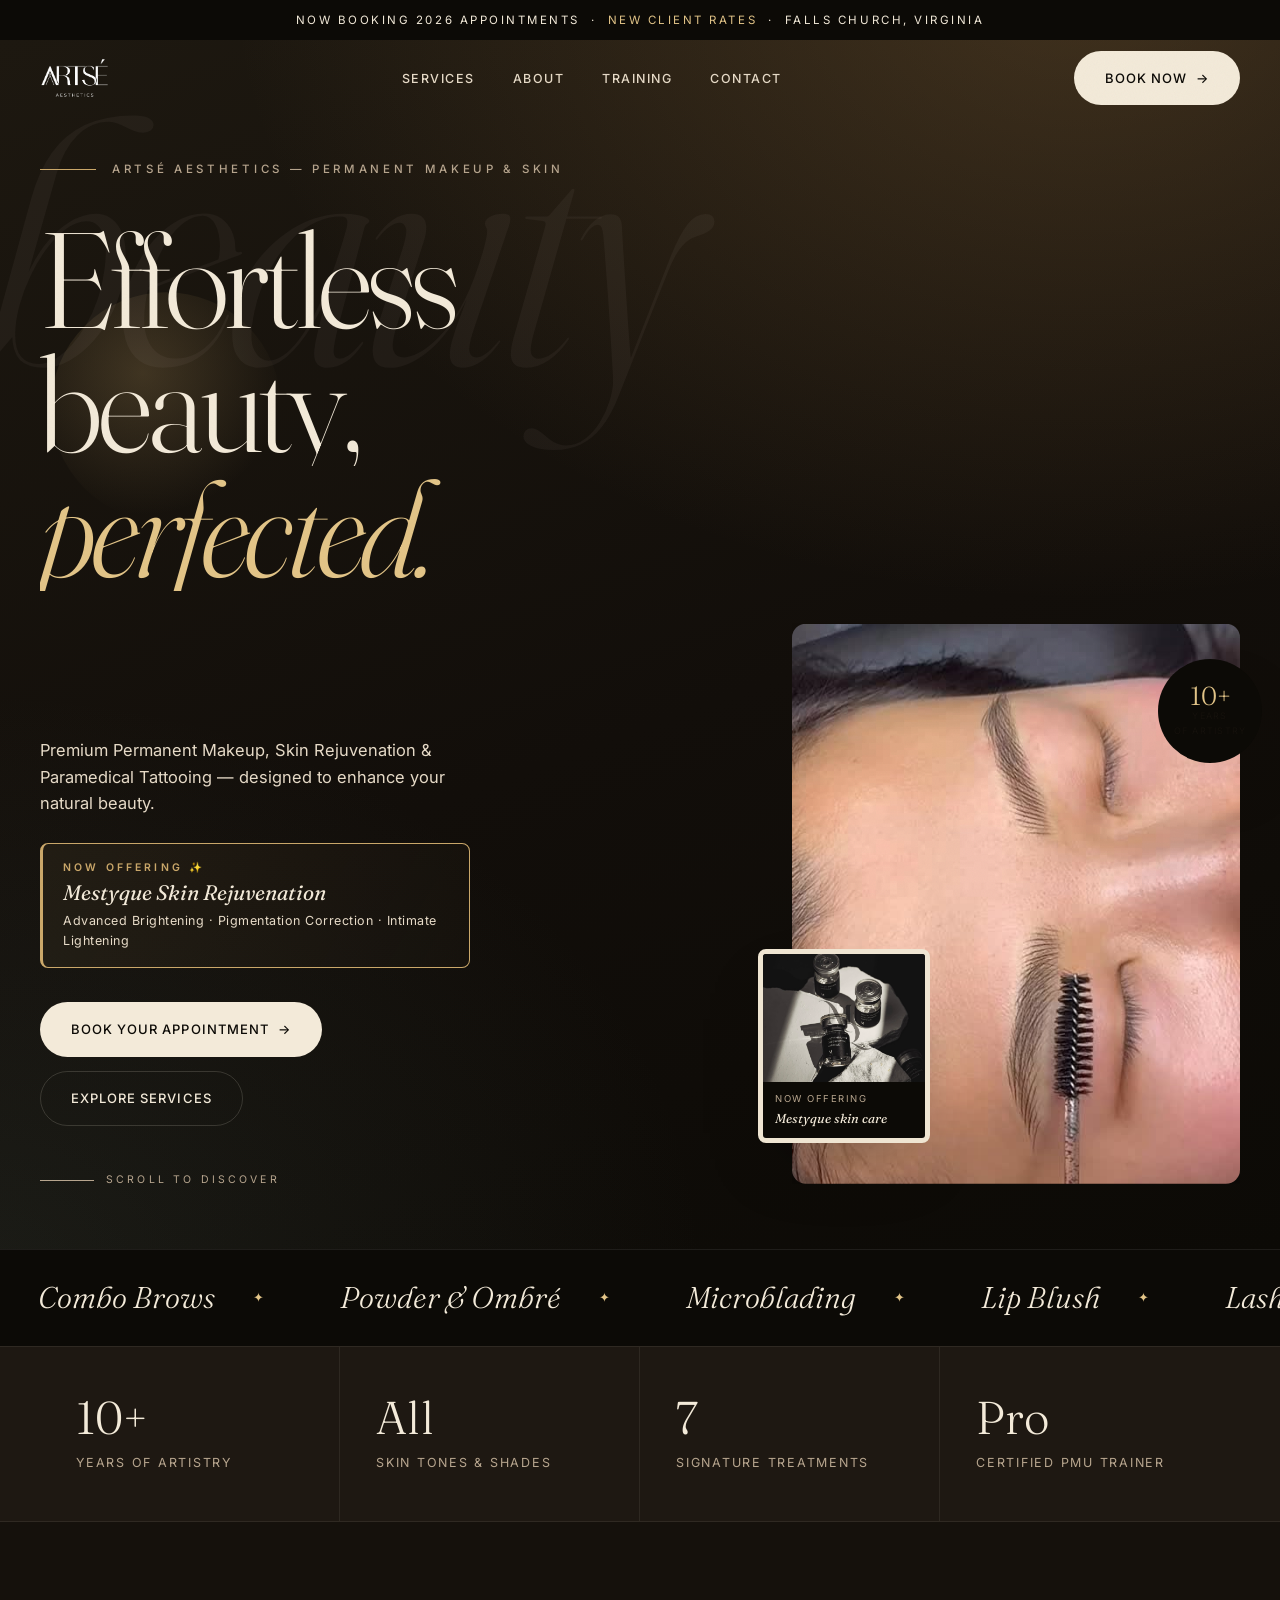
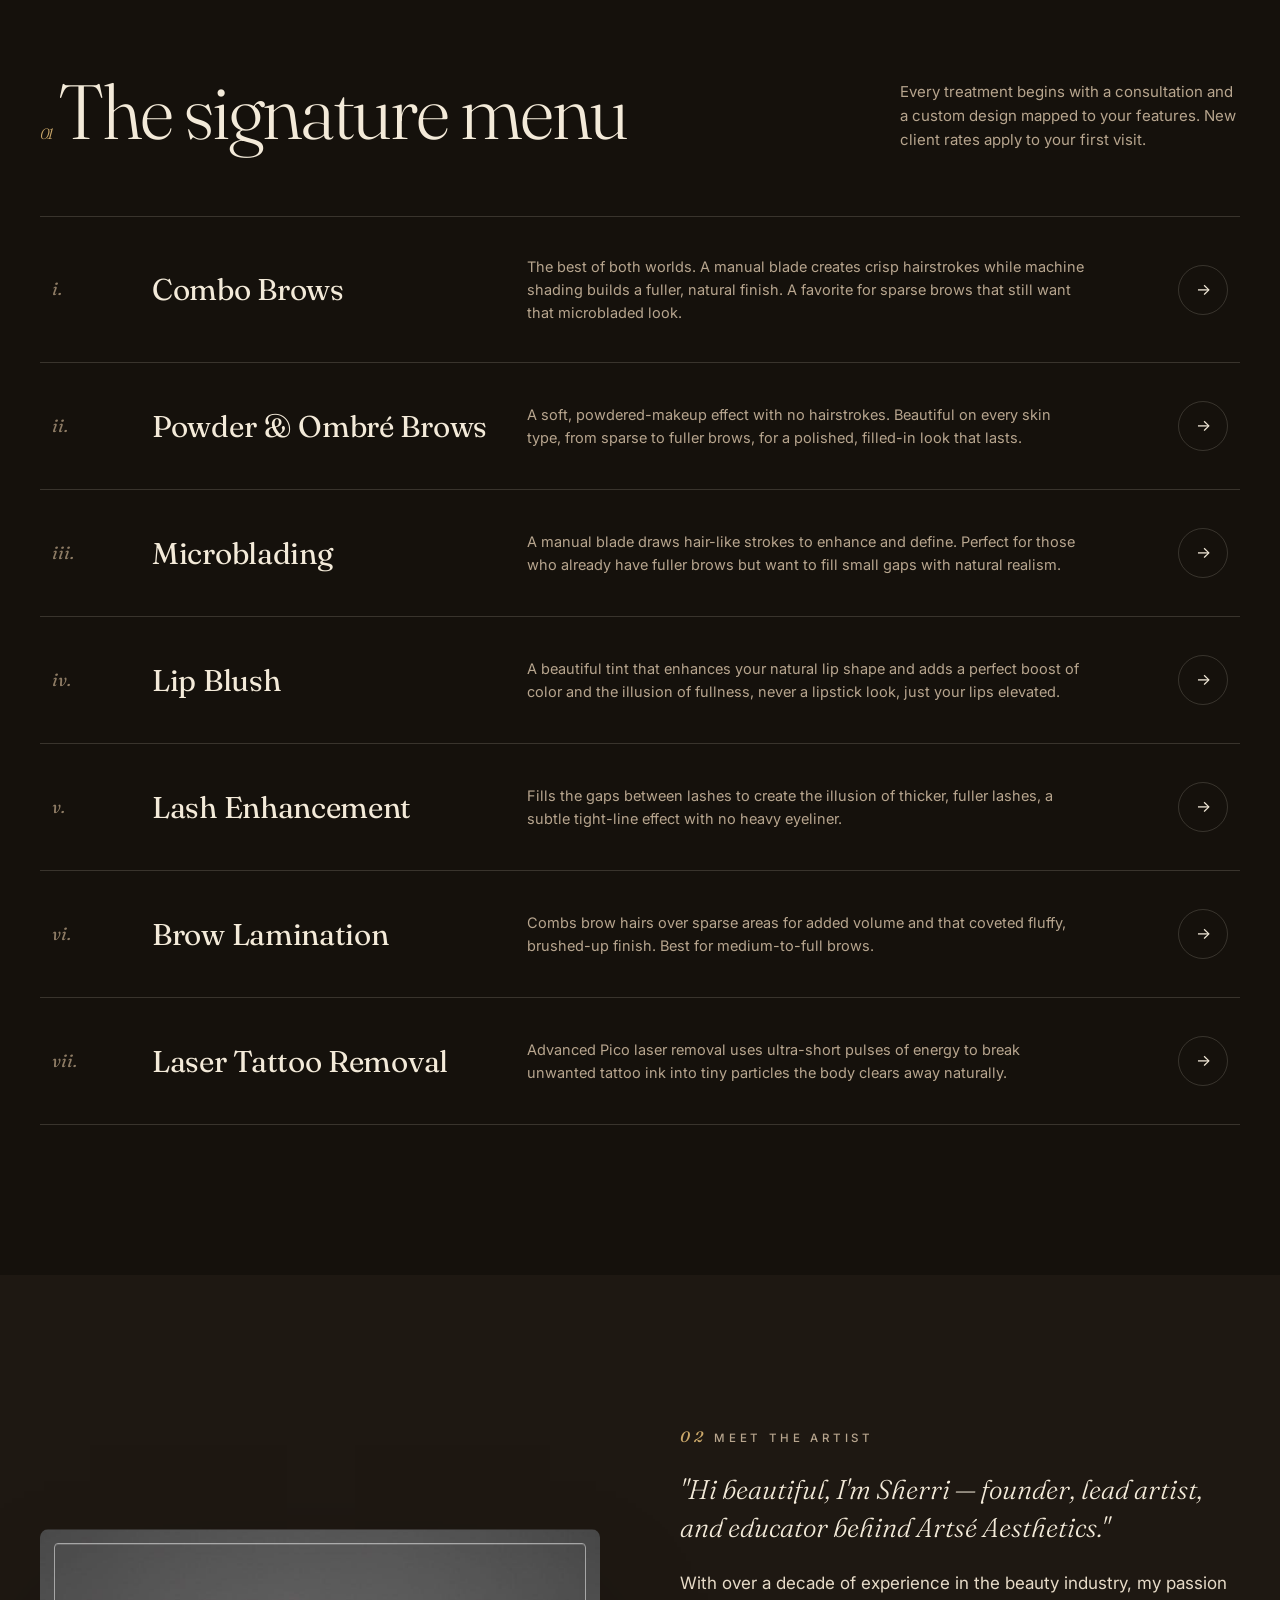
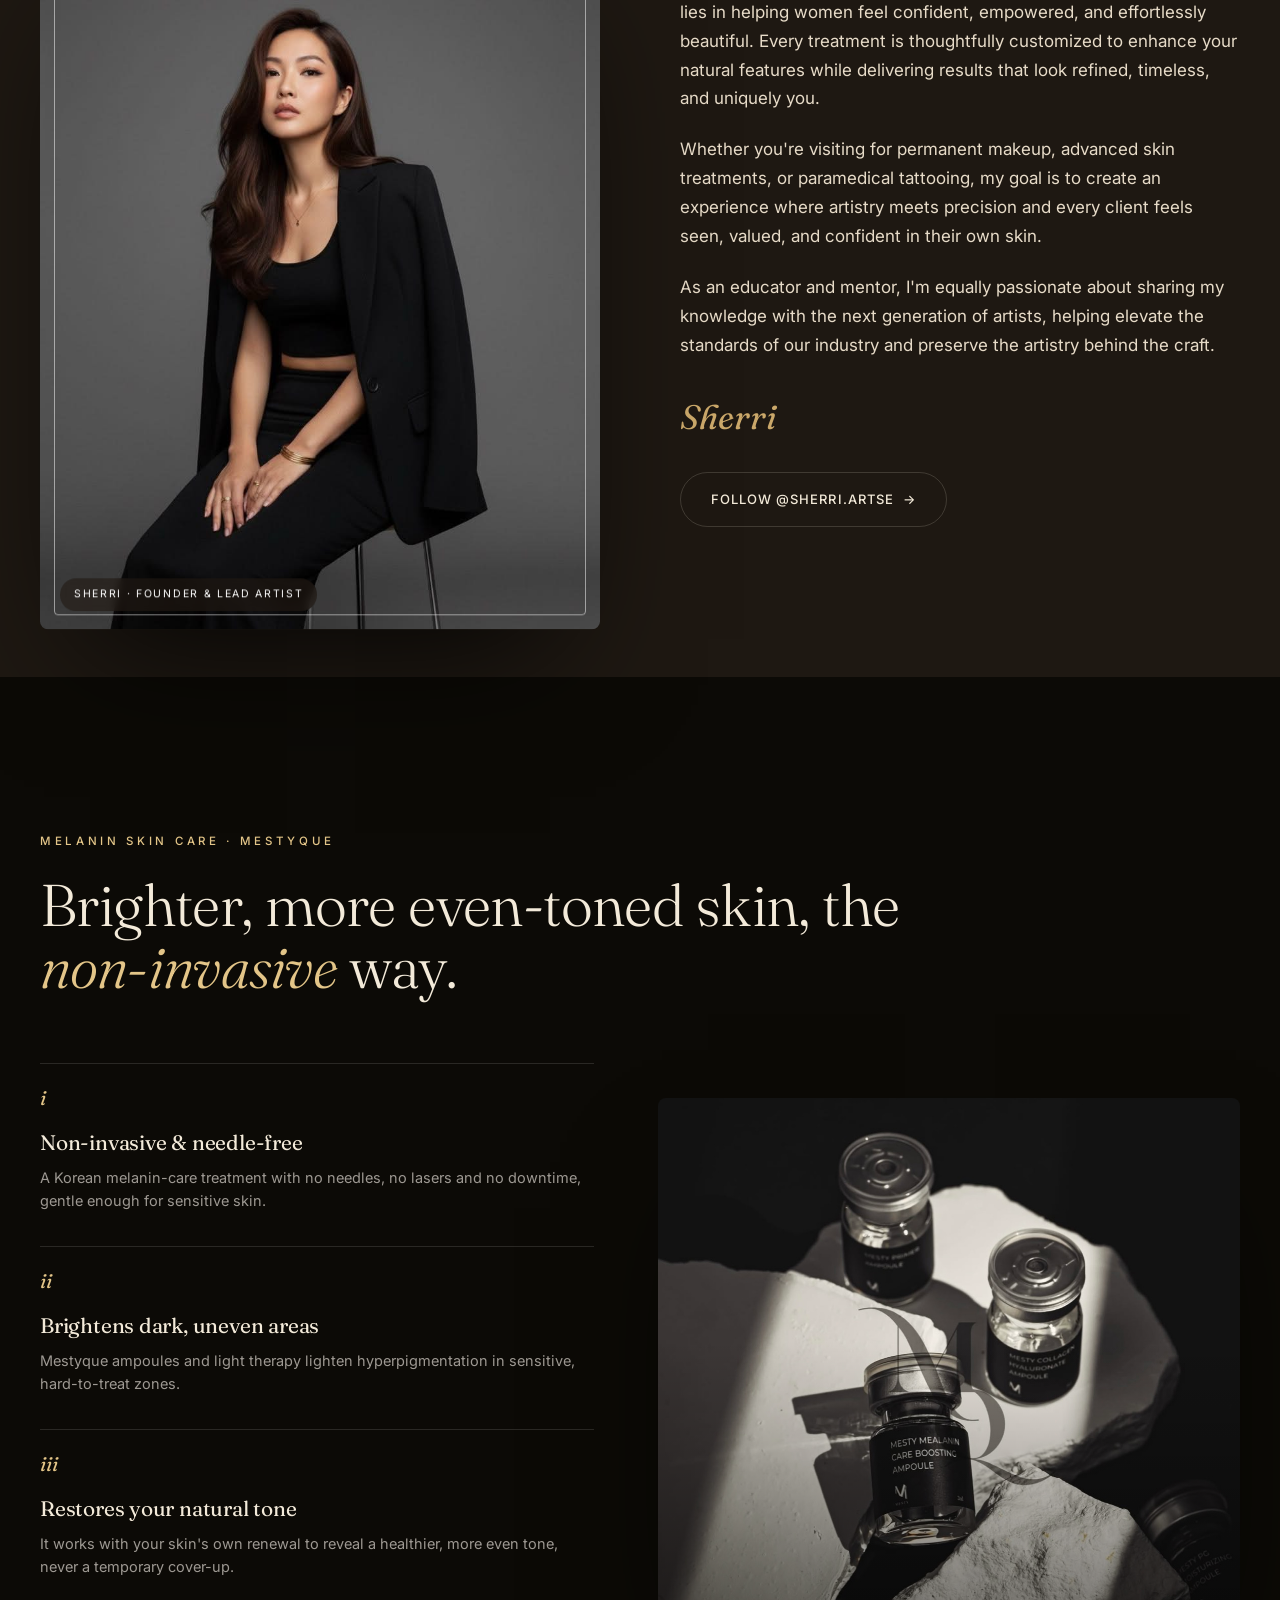
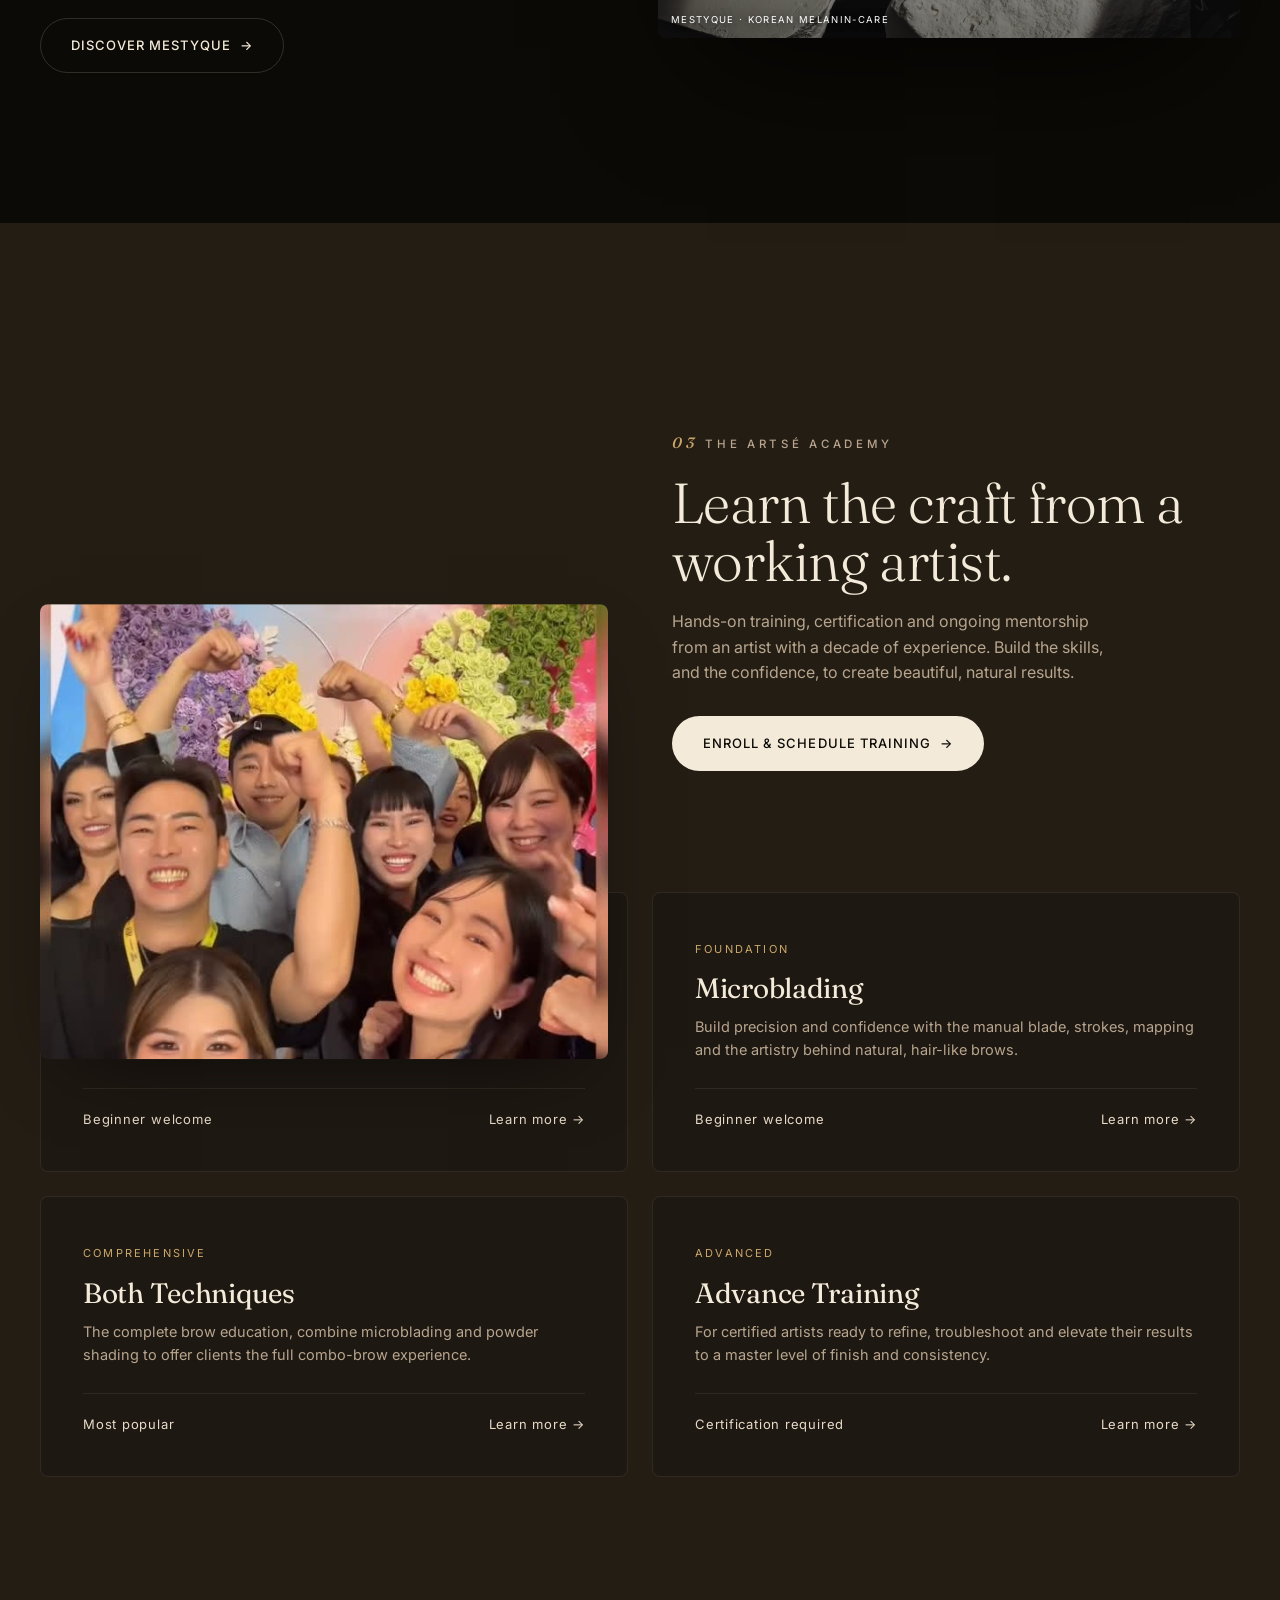
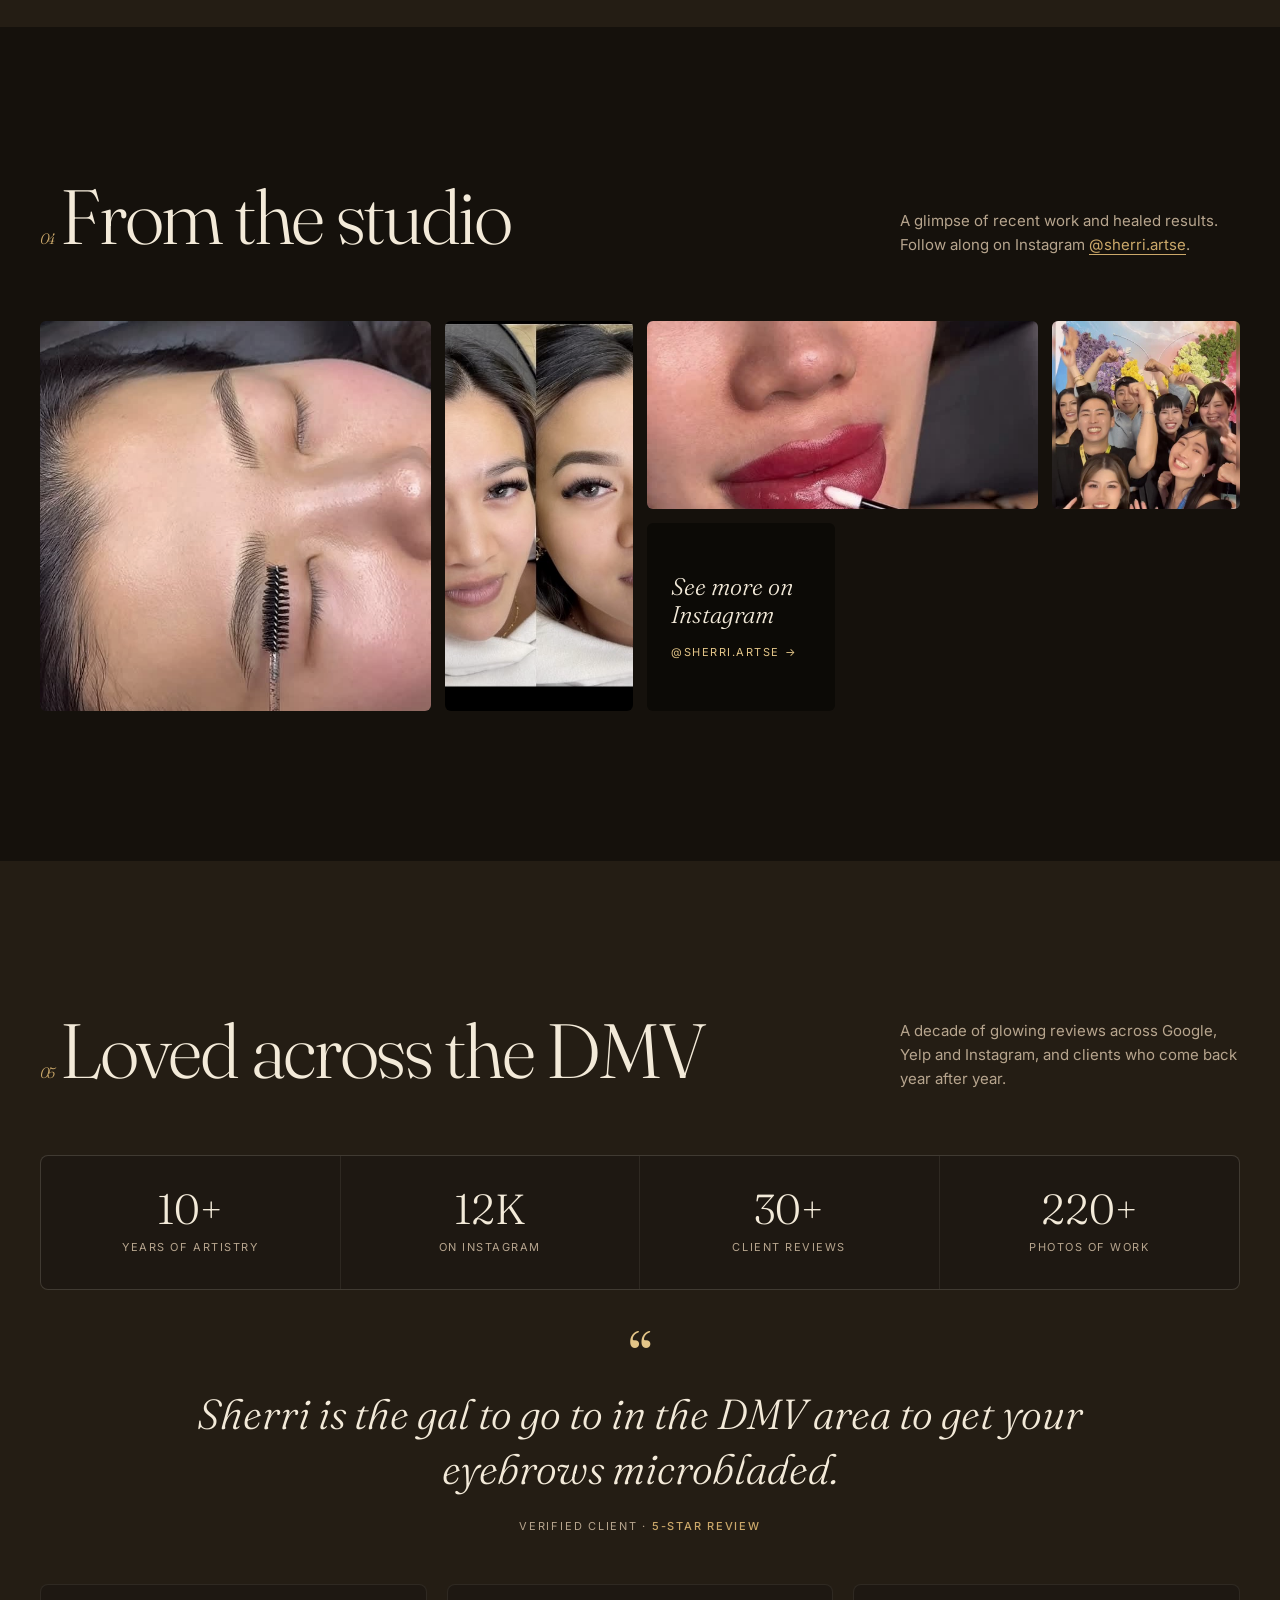
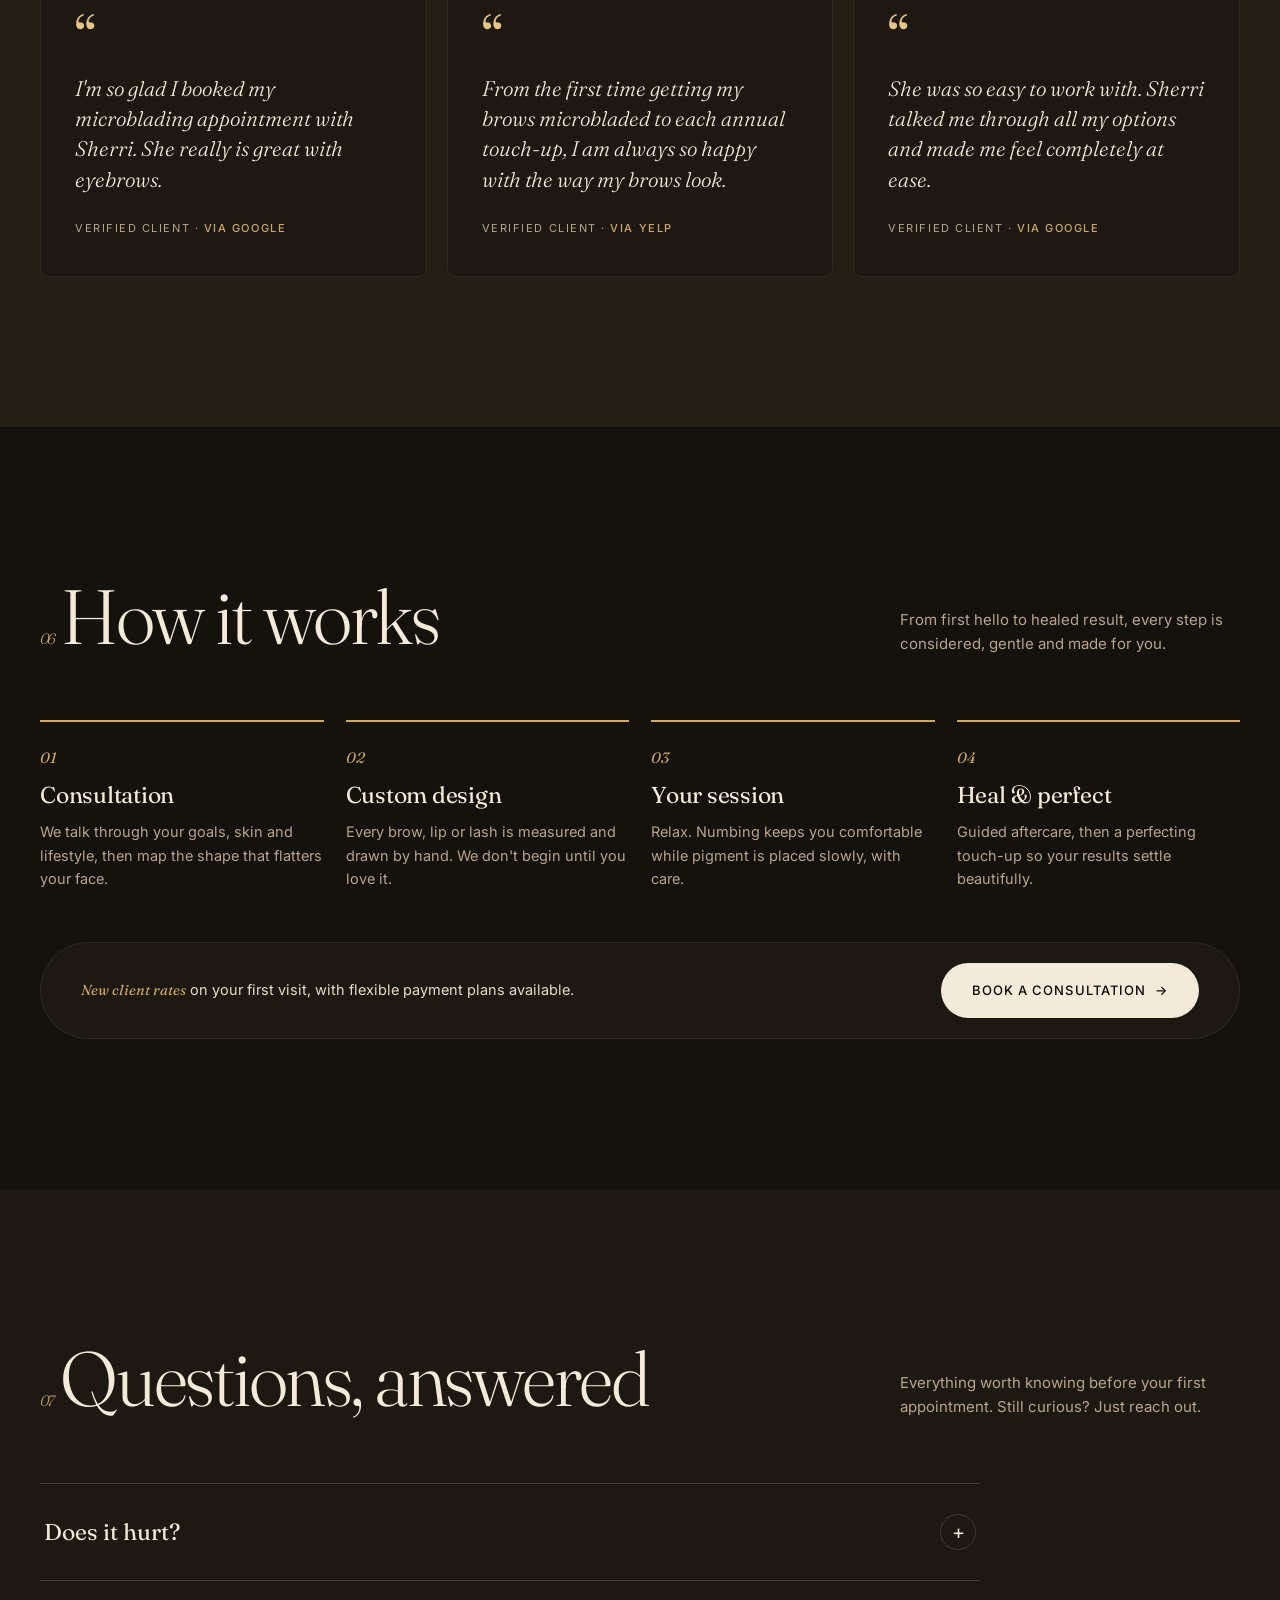
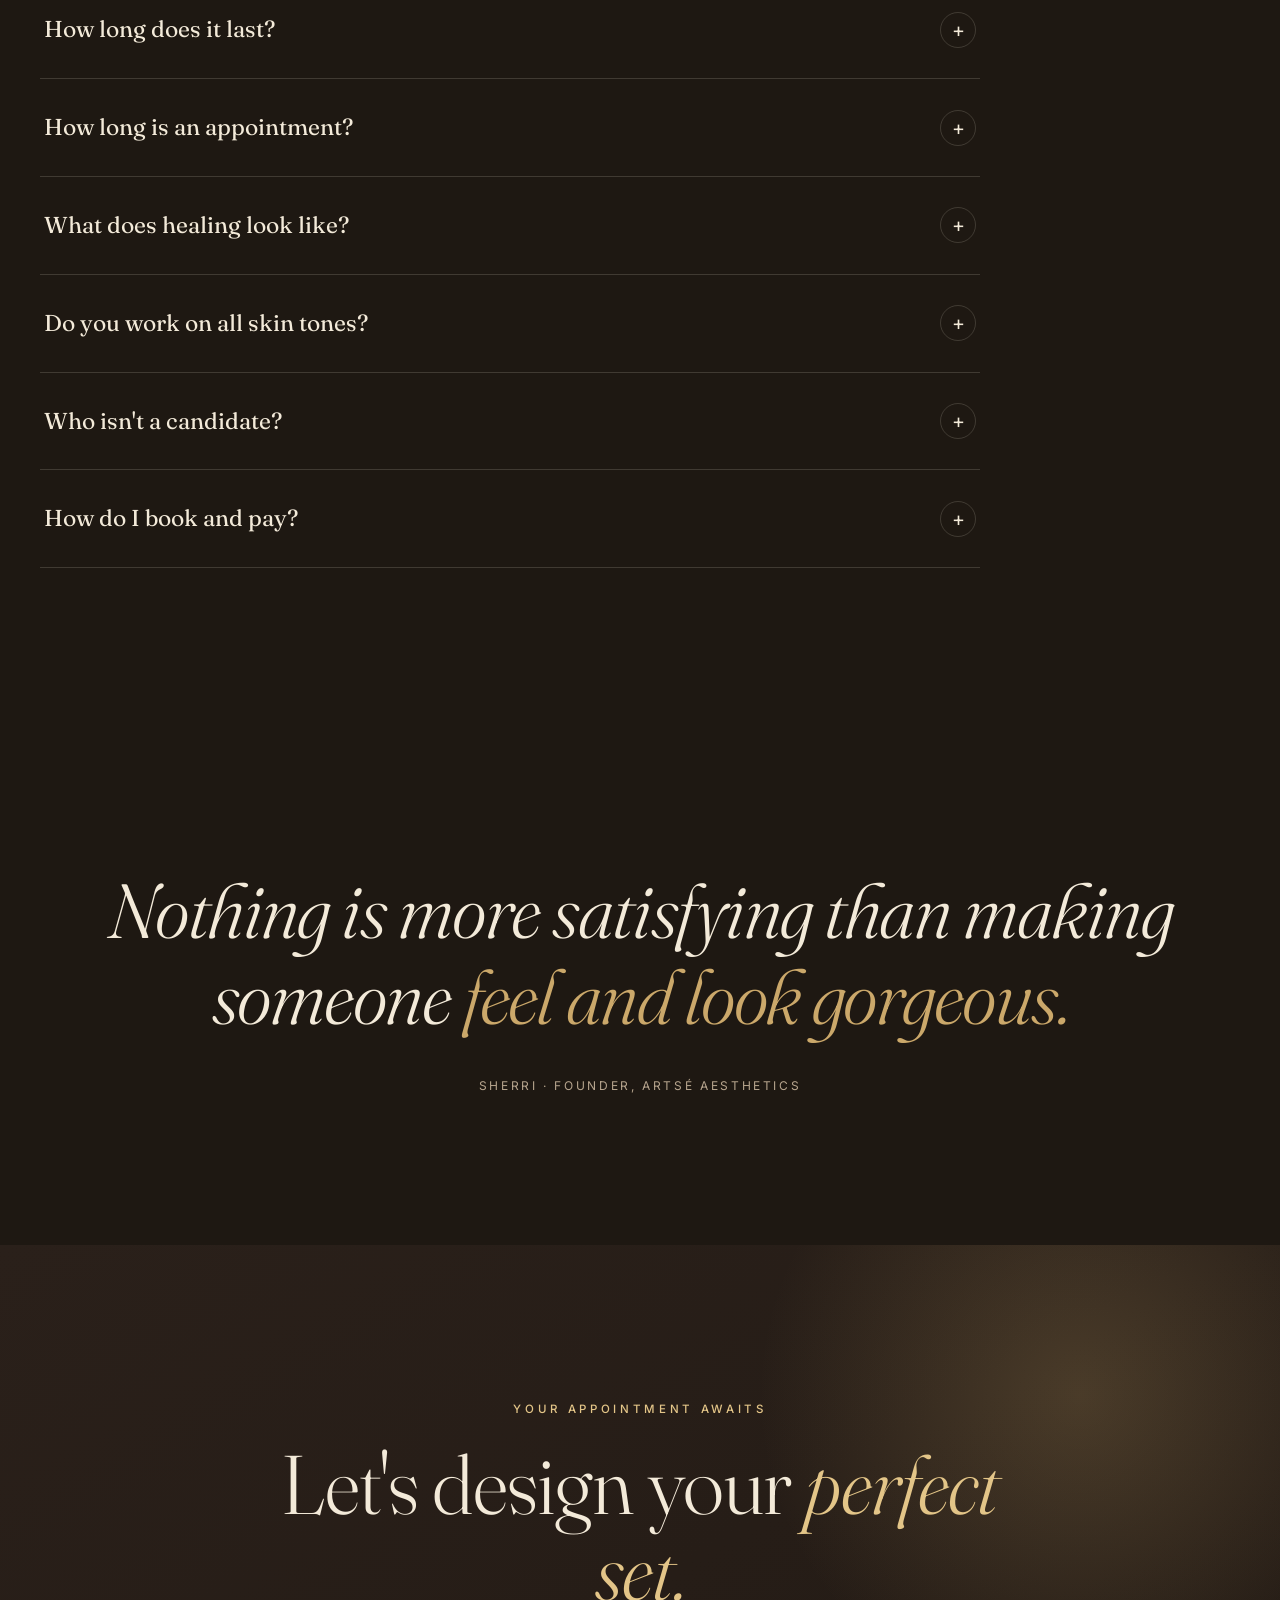
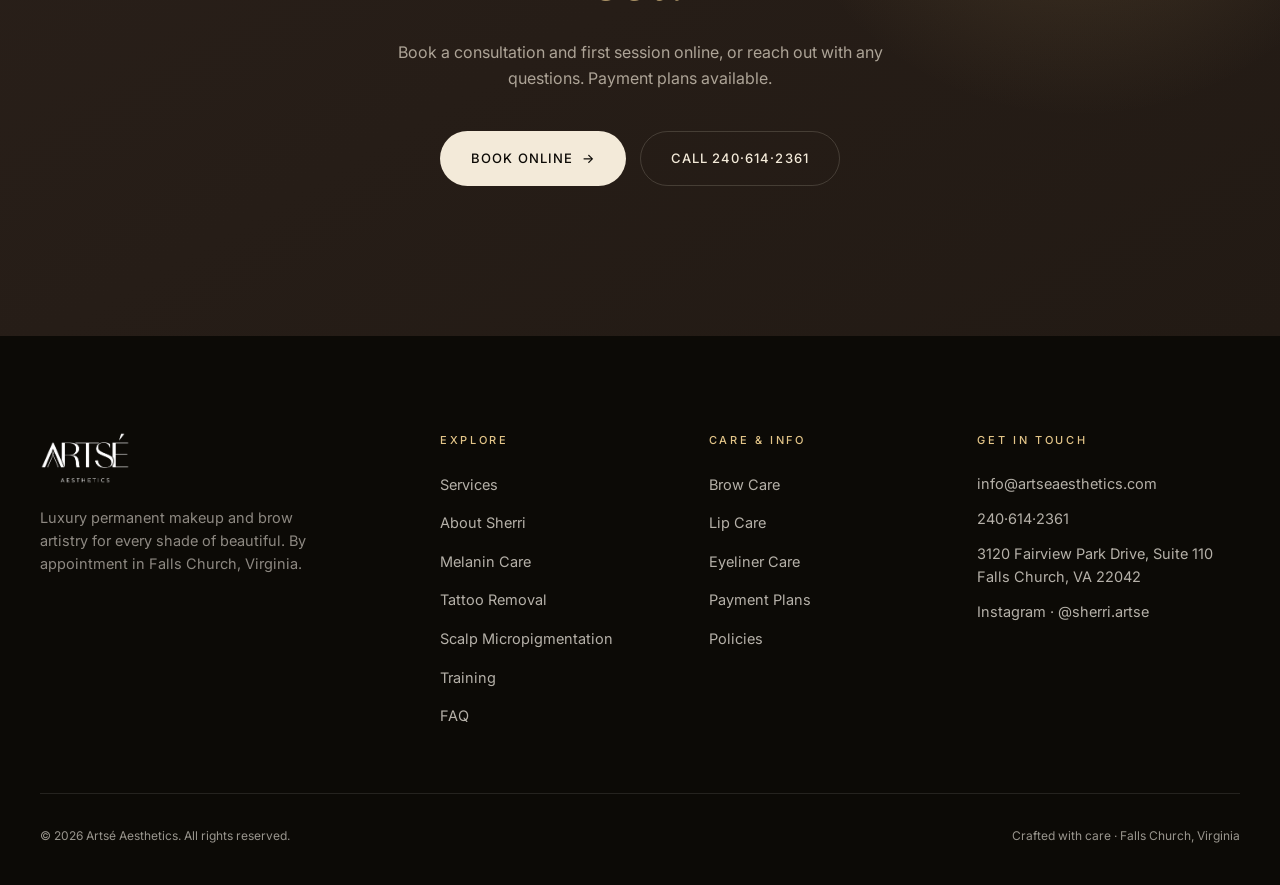
<file: index.html>
<!DOCTYPE html>
<html lang="en">
<head>
<meta charset="UTF-8" />
<meta name="viewport" content="width=device-width, initial-scale=1.0" />
<title>Artsé Aesthetics — Permanent Makeup &amp; Brow Artistry · Falls Church, VA</title>
<meta name="description" content="Artsé Aesthetics by Sherri. Luxury permanent makeup, brow artistry, lip blush and lash enhancement for every shade of beautiful. Falls Church, Virginia." />
<link rel="canonical" href="https://www.artseaesthetics.com/" />
<meta name="theme-color" content="#221A14" />
<meta name="robots" content="index, follow" />
<!-- Open Graph -->
<meta property="og:type" content="business.business" />
<meta property="og:site_name" content="Artsé Aesthetics" />
<meta property="og:title" content="Artsé Aesthetics — Permanent Makeup &amp; Brow Artistry" />
<meta property="og:description" content="Luxury permanent makeup for every shade of beautiful. Brows, lip blush and lash enhancement by Sherri in Falls Church, Virginia." />
<meta property="og:url" content="https://www.artseaesthetics.com/" />
<meta property="og:image" content="https://www.artseaesthetics.com/assets/og.jpg" />
<meta property="og:image:width" content="1200" />
<meta property="og:image:height" content="630" />
<meta property="og:image:alt" content="Artsé Aesthetics — Step up your brow game" />
<meta property="og:locale" content="en_US" />
<!-- Twitter -->
<meta name="twitter:card" content="summary_large_image" />
<meta name="twitter:title" content="Artsé Aesthetics — Permanent Makeup &amp; Brow Artistry" />
<meta name="twitter:description" content="Luxury permanent makeup for every shade of beautiful. Falls Church, Virginia." />
<meta name="twitter:image" content="https://www.artseaesthetics.com/assets/og.jpg" />
<link rel="icon" type="image/png" sizes="32x32" href="assets/favicon-32.png" />
<link rel="icon" type="image/png" sizes="16x16" href="assets/favicon-16.png" />
<link rel="icon" href="assets/favicon.ico" sizes="any" />
<link rel="apple-touch-icon" sizes="180x180" href="assets/apple-touch-icon.png" />
<script type="application/ld+json">
{
  "@context": "https://schema.org",
  "@type": "BeautySalon",
  "name": "Artsé Aesthetics",
  "description": "Luxury permanent makeup and brow artistry for every shade of beautiful. Combo brows, powder & ombré brows, microblading, lip blush, lash enhancement and brow lamination.",
  "url": "https://www.artseaesthetics.com/",
  "telephone": "+1-240-614-2361",
  "email": "info@artseaesthetics.com",
  "image": "https://www.artseaesthetics.com/assets/sherri-about.jpg",
  "priceRange": "$$$",
  "founder": { "@type": "Person", "name": "Sherri" },
  "address": {
    "@type": "PostalAddress",
    "streetAddress": "3120 Fairview Park Drive, Suite 110",
    "addressLocality": "Falls Church",
    "addressRegion": "VA",
    "postalCode": "22042",
    "addressCountry": "US"
  },
  "areaServed": { "@type": "City", "name": "Falls Church, VA" },
  "sameAs": ["https://www.instagram.com/sherri.artse"],
  "hasOfferCatalog": {
    "@type": "OfferCatalog",
    "name": "Permanent Makeup Services",
    "itemListElement": [
      { "@type": "Offer", "itemOffered": { "@type": "Service", "name": "Combo Brows" } },
      { "@type": "Offer", "itemOffered": { "@type": "Service", "name": "Powder & Ombré Brows" } },
      { "@type": "Offer", "itemOffered": { "@type": "Service", "name": "Microblading" } },
      { "@type": "Offer", "itemOffered": { "@type": "Service", "name": "Lip Blush" } },
      { "@type": "Offer", "itemOffered": { "@type": "Service", "name": "Lash Enhancement" } },
      { "@type": "Offer", "itemOffered": { "@type": "Service", "name": "Brow Lamination" } },
      { "@type": "Offer", "itemOffered": { "@type": "Service", "name": "Laser Tattoo Removal" } }
    ]
  }
}
</script>
<script type="application/ld+json">
{
  "@context": "https://schema.org",
  "@type": "FAQPage",
  "mainEntity": [
    { "@type": "Question", "name": "Does permanent makeup hurt?", "acceptedAnswer": { "@type": "Answer", "text": "Most clients find it very manageable. A topical numbing cream is applied before and during your session to keep you comfortable." } },
    { "@type": "Question", "name": "How long does permanent makeup last?", "acceptedAnswer": { "@type": "Answer", "text": "Results typically last one to three years depending on your skin, the technique and your aftercare. An annual touch-up keeps everything looking fresh." } },
    { "@type": "Question", "name": "How long is an appointment?", "acceptedAnswer": { "@type": "Answer", "text": "Plan for around two to three hours for a first session, including your consultation, custom mapping and the procedure itself." } },
    { "@type": "Question", "name": "What does healing look like?", "acceptedAnswer": { "@type": "Answer", "text": "Brows and lips look bolder for the first several days, then soften as they heal over about one to two weeks. Guided pre-care and post-care is provided, and a touch-up perfects the result." } },
    { "@type": "Question", "name": "Do you work on all skin tones?", "acceptedAnswer": { "@type": "Answer", "text": "Yes. Pigments and technique are tuned for melanin-rich skin so brows and lips heal true, never ashy or grey." } },
    { "@type": "Question", "name": "Who is not a candidate for permanent makeup?", "acceptedAnswer": { "@type": "Answer", "text": "Permanent makeup is not recommended during pregnancy or breastfeeding, and certain skin conditions or medications may need clearance from your doctor first." } },
    { "@type": "Question", "name": "How do I book and pay?", "acceptedAnswer": { "@type": "Answer", "text": "Booking is online. New client rates apply to your first visit, and flexible payment plans are available." } }
  ]
}
</script>
<link rel="preconnect" href="https://fonts.googleapis.com">
<link rel="preconnect" href="https://fonts.gstatic.com" crossorigin>
<link href="https://fonts.googleapis.com/css2?family=Fraunces:ital,opsz,wght@0,9..144,300;0,9..144,400;0,9..144,500;0,9..144,600;1,9..144,300;1,9..144,400&family=Inter:wght@300;400;500;600&display=swap" rel="stylesheet">
<link rel="stylesheet" href="styles.css" />
</head>
<body class="theme-dark">
  <div class="progress" id="progress"></div>

  <div class="announce">Now booking 2026 appointments &nbsp;·&nbsp; <span>New client rates</span> &nbsp;·&nbsp; Falls Church, Virginia</div>

  <header id="header">
    <div class="wrap nav">
      <a href="index.html" class="brand" aria-label="Artsé Aesthetics home"><img src="assets/logo-light.png" alt="Artsé Aesthetics" /></a>
      <nav>
        <ul class="menu">
          <li><a href="services.html">Services</a></li>
          <li><a href="about.html">About</a></li>
          <li><a href="training.html">Training</a></li>
          <li><a href="contact.html">Contact</a></li>
        </ul>
      </nav>
      <div class="nav-cta">
        <a href="tel:240-614-2361" class="nav-phone">240·614·2361</a>
        <a href="https://app.acuityscheduling.com/schedule.php?owner=15010586" class="btn btn-solid">Book Now <span class="arrow">→</span></a>
        <button class="burger" aria-label="Open menu" aria-controls="mnav" aria-expanded="false" onclick="toggleMenu(true)"><span></span><span></span><span></span></button>
      </div>
    </div>
  </header>

  <div class="mnav" id="mnav" aria-hidden="true">
    <span class="mlogo"><img src="assets/logo-light.png" alt="Artsé Aesthetics" /></span>
    <button class="mnav-close" aria-label="Close menu" onclick="toggleMenu(false)">&times;</button>
    <nav>
      <a href="services.html" onclick="toggleMenu(false)">Services</a>
      <a href="about.html" onclick="toggleMenu(false)">About</a>
      <a href="training.html" onclick="toggleMenu(false)">Training</a>
      <a href="contact.html" onclick="toggleMenu(false)">Contact</a>
    </nav>
    <a href="https://app.acuityscheduling.com/schedule.php?owner=15010586" class="btn btn-solid mcta" onclick="toggleMenu(false)">Book Now <span class="arrow">→</span></a>
    <div class="mcontact"><a href="tel:240-614-2361">240·614·2361</a> &nbsp;·&nbsp; <a href="mailto:info@artseaesthetics.com">info@artseaesthetics.com</a></div>
  </div>

  <!-- Hero -->
  <section class="hero" id="top">
    <div class="hero-grain"></div>
    <div class="hero-orb b" data-parallax="-0.06"></div>
    <span class="hero-ghost" aria-hidden="true">beauty</span>
    <div class="wrap hero-bold">
      <span class="eyebrow hero-eyebrow hero-kicker">Artsé Aesthetics — Permanent Makeup &amp; Skin</span>
      <h1 class="hero-h1" aria-label="Effortless beauty, perfected.">
        <span class="ln"><i>Effortless</i></span>
        <span class="ln"><i>beauty,</i></span>
        <span class="ln"><i><em>perfected.</em></i></span>
      </h1>
      <div class="hero-foot">
        <div class="hero-foot-l">
          <p class="hero-sub">Premium Permanent Makeup, Skin Rejuvenation &amp; Paramedical Tattooing — designed to enhance your natural beauty.</p>
          <div class="hero-now">
            <span class="now-label">Now Offering <span class="spark">✨</span></span>
            <span class="now-title">Mestyque Skin Rejuvenation</span>
            <span class="now-sub">Advanced Brightening · Pigmentation Correction · Intimate Lightening</span>
          </div>
          <div class="hero-actions">
            <a href="https://app.acuityscheduling.com/schedule.php?owner=15010586" class="btn btn-solid magnetic">Book your appointment <span class="arrow">→</span></a>
            <a href="services.html" class="btn btn-ghost magnetic">Explore services</a>
          </div>
          <div class="scroll-cue"><span class="ln2"></span> Scroll to discover</div>
        </div>
        <div class="hero-foot-r">
          <div class="hero-frame" data-parallax="0.05">
            <img class="hf on" src="assets/brow.jpg" alt="Healed combo brows by Artsé Aesthetics" style="object-position:center 42%" />
            <img class="hf" src="assets/lip.jpg" alt="Healed lip blush by Artsé Aesthetics" style="object-position:center 70%" />
            <img class="hf" src="assets/transform.jpg" alt="Brow transformation by Artsé Aesthetics" style="object-position:center 28%" />
          </div>
          <figure class="hero-chip">
            <img src="assets/mesty-product.jpg" alt="Mestyque melanin skin care" width="640" height="724" loading="lazy" />
            <figcaption class="cap">Now offering<b>Mestyque skin care</b></figcaption>
          </figure>
          <div class="hero-badge"><b>10+</b>years<br>of artistry</div>
        </div>
      </div>
    </div>
  </section>

  <!-- Marquee -->
  <div class="marquee">
    <div class="marquee-track">
      <span>Combo Brows</span><span>Powder &amp; Ombré</span><span>Microblading</span><span>Lip Blush</span><span>Lash Enhancement</span><span>Brow Lamination</span><span>Mestyque Skin</span>
      <span>Combo Brows</span><span>Powder &amp; Ombré</span><span>Microblading</span><span>Lip Blush</span><span>Lash Enhancement</span><span>Brow Lamination</span><span>Mestyque Skin</span>
    </div>
  </div>

  <!-- Credentials -->
  <section class="creds">
    <div class="wrap"><div class="row">
      <div class="cred reveal"><div class="k"><span class="count" data-to="10">0</span>+</div><div class="v">Years of artistry</div></div>
      <div class="cred reveal"><div class="k">All</div><div class="v">Skin tones &amp; shades</div></div>
      <div class="cred reveal"><div class="k">7</div><div class="v">Signature treatments</div></div>
      <div class="cred reveal"><div class="k">Pro</div><div class="v">Certified PMU trainer</div></div>
    </div></div>
  </section>

  <!-- Services -->
  <section class="pad-lg" id="services" style="background:var(--ivory)">
    <div class="wrap">
      <div class="sec-head reveal">
        <h2><span class="num">01</span>The signature menu</h2>
        <p class="right">Every treatment begins with a consultation and a custom design mapped to your features. New client rates apply to your first visit.</p>
      </div>
      <div class="svc-list" id="svcList">
        <a class="svc reveal" href="services.html#combo-brows" data-img="brow">
          <span class="idx">i.</span><h3>Combo Brows</h3>
          <p>The best of both worlds. A manual blade creates crisp hairstrokes while machine shading builds a fuller, natural finish. A favorite for sparse brows that still want that microbladed look.</p>
          <span class="go">→</span>
        </a>
        <a class="svc reveal" href="services.html#powder-brows" data-img="brow">
          <span class="idx">ii.</span><h3>Powder &amp; Ombré Brows</h3>
          <p>A soft, powdered-makeup effect with no hairstrokes. Beautiful on every skin type, from sparse to fuller brows, for a polished, filled-in look that lasts.</p>
          <span class="go">→</span>
        </a>
        <a class="svc reveal" href="services.html#microblading" data-img="transform">
          <span class="idx">iii.</span><h3>Microblading</h3>
          <p>A manual blade draws hair-like strokes to enhance and define. Perfect for those who already have fuller brows but want to fill small gaps with natural realism.</p>
          <span class="go">→</span>
        </a>
        <a class="svc reveal" href="services.html#lip-blush" data-img="lip">
          <span class="idx">iv.</span><h3>Lip Blush</h3>
          <p>A beautiful tint that enhances your natural lip shape and adds a perfect boost of color and the illusion of fullness, never a lipstick look, just your lips elevated.</p>
          <span class="go">→</span>
        </a>
        <a class="svc reveal" href="services.html#lash" data-img="brow">
          <span class="idx">v.</span><h3>Lash Enhancement</h3>
          <p>Fills the gaps between lashes to create the illusion of thicker, fuller lashes, a subtle tight-line effect with no heavy eyeliner.</p>
          <span class="go">→</span>
        </a>
        <a class="svc reveal" href="services.html#brow-lamination" data-img="brow">
          <span class="idx">vi.</span><h3>Brow Lamination</h3>
          <p>Combs brow hairs over sparse areas for added volume and that coveted fluffy, brushed-up finish. Best for medium-to-full brows.</p>
          <span class="go">→</span>
        </a>
        <a class="svc reveal" href="pico-laser.html" data-img="laser">
          <span class="idx">vii.</span><h3>Laser Tattoo Removal</h3>
          <p>Advanced Pico laser removal uses ultra-short pulses of energy to break unwanted tattoo ink into tiny particles the body clears away naturally.</p>
          <span class="go">→</span>
        </a>
      </div>
    </div>
  </section>

  <!-- About -->
  <section class="pad-lg about" id="about" style="background:var(--ivory-2)">
    <div class="wrap split">
      <div class="plate framed reveal" data-parallax="0.04">
        <img src="assets/sherri-about.jpg" alt="Sherri, founder and lead artist of Artsé Aesthetics" width="864" height="1184" style="object-position:center 20%" loading="lazy" decoding="async" />
        <span class="tag">Sherri · Founder &amp; Lead Artist</span>
      </div>
      <div class="about-body reveal">
        <span class="eyebrow"><span class="num" style="margin:0 8px 0 0">02</span>Meet the artist</span>
        <p class="lead">"Hi beautiful, I'm Sherri — founder, lead artist, and educator behind Artsé Aesthetics."</p>
        <p>With over a decade of experience in the beauty industry, my passion lies in helping women feel confident, empowered, and effortlessly beautiful. Every treatment is thoughtfully customized to enhance your natural features while delivering results that look refined, timeless, and uniquely you.</p>
        <p>Whether you're visiting for permanent makeup, advanced skin treatments, or paramedical tattooing, my goal is to create an experience where artistry meets precision and every client feels seen, valued, and confident in their own skin.</p>
        <p>As an educator and mentor, I'm equally passionate about sharing my knowledge with the next generation of artists, helping elevate the standards of our industry and preserve the artistry behind the craft.</p>
        <div class="sign">Sherri</div>
        <a href="https://www.instagram.com/sherri.artse" class="btn btn-ghost" style="margin-top:28px">Follow @sherri.artse <span class="arrow">→</span></a>
      </div>
    </div>
  </section>

  <!-- Ethos -->
  <section class="ethos pad-lg" id="ethos">
    <div class="wrap">
      <div class="reveal">
        <span class="eyebrow">Melanin Skin Care <span class="dot" style="color:var(--gilt-2)">·</span> Mestyque</span>
        <h2 style="margin-top:22px">Brighter, more even-toned skin, the <em>non-invasive</em> way.</h2>
      </div>
      <div class="ethos-split">
        <div class="ethos-principles">
          <div class="item reveal"><div class="divline"></div><div class="ic">i</div><h4>Non-invasive &amp; needle-free</h4><p>A Korean melanin-care treatment with no needles, no lasers and no downtime, gentle enough for sensitive skin.</p></div>
          <div class="item reveal"><div class="divline"></div><div class="ic">ii</div><h4>Brightens dark, uneven areas</h4><p>Mestyque ampoules and light therapy lighten hyperpigmentation in sensitive, hard-to-treat zones.</p></div>
          <div class="item reveal"><div class="divline"></div><div class="ic">iii</div><h4>Restores your natural tone</h4><p>It works with your skin's own renewal to reveal a healthier, more even tone, never a temporary cover-up.</p></div>
          <a href="melanin-care.html" class="btn btn-ghost reveal" style="align-self:flex-start;margin-top:6px;border-color:rgba(247,241,232,.3);color:var(--espresso)">Discover Mestyque <span class="arrow">→</span></a>
        </div>
        <div class="ethos-media reveal" style="display:block;height:clamp(380px,46vw,540px)">
          <figure class="em-main" style="height:100%"><img src="assets/mesty-product.jpg" alt="Mestyque melanin-care ampoules" loading="lazy" decoding="async" /><figcaption>Mestyque · Korean melanin-care</figcaption></figure>
        </div>
      </div>
    </div>
  </section>

  <!-- Training -->
  <section class="train pad-lg" id="training">
    <div class="wrap">
      <div class="train-top">
        <div class="train-img reveal" data-parallax="0.05">
          <img src="assets/team.jpg" alt="Artsé Academy training class" width="640" height="640" loading="lazy" decoding="async" />
        </div>
        <div class="reveal">
          <span class="eyebrow"><span class="num" style="margin:0 8px 0 0">03</span>The Artsé Academy</span>
          <h2 style="font-size:clamp(34px,4.4vw,58px);font-weight:300;margin:18px 0 18px">Learn the craft from a working artist.</h2>
          <p style="color:var(--mocha);max-width:440px">Hands-on training, certification and ongoing mentorship from an artist with a decade of experience. Build the skills, and the confidence, to create beautiful, natural results.</p>
          <a href="https://app.acuityscheduling.com/schedule.php?owner=15010586&calendarID=3821626" class="btn btn-solid" style="margin-top:30px">Enroll &amp; schedule training <span class="arrow">→</span></a>
        </div>
      </div>
      <div class="train-grid">
        <div class="course reveal"><span class="lvl">Foundation</span><h3>Ombré / Powder Brows</h3><p>Master the powder and ombré technique end to end, from skin theory and pigment selection to machine work and healed results.</p><div class="meta"><span>Beginner welcome</span><a href="training.html#ombre">Learn more →</a></div></div>
        <div class="course reveal"><span class="lvl">Foundation</span><h3>Microblading</h3><p>Build precision and confidence with the manual blade, strokes, mapping and the artistry behind natural, hair-like brows.</p><div class="meta"><span>Beginner welcome</span><a href="training.html#microblading">Learn more →</a></div></div>
        <div class="course reveal"><span class="lvl">Comprehensive</span><h3>Both Techniques</h3><p>The complete brow education, combine microblading and powder shading to offer clients the full combo-brow experience.</p><div class="meta"><span>Most popular</span><a href="training.html#both">Learn more →</a></div></div>
        <div class="course reveal"><span class="lvl">Advanced</span><h3>Advance Training</h3><p>For certified artists ready to refine, troubleshoot and elevate their results to a master level of finish and consistency.</p><div class="meta"><span>Certification required</span><a href="training.html#advance">Learn more →</a></div></div>
      </div>
    </div>
  </section>

  <!-- Gallery -->
  <section class="pad-lg" style="background:var(--ivory)">
    <div class="wrap">
      <div class="sec-head reveal">
        <h2><span class="num">04</span>From the studio</h2>
        <p class="right">A glimpse of recent work and healed results. Follow along on Instagram <a href="https://www.instagram.com/sherri.artse" style="color:var(--gilt);border-bottom:1px solid var(--gilt)">@sherri.artse</a>.</p>
      </div>
      <div class="gal-grid reveal">
        <a class="gal big" href="https://www.instagram.com/sherri.artse"><img src="assets/brow.jpg" alt="Healed combo brows" loading="lazy" decoding="async" /><span class="ov">Combo brows · healed</span></a>
        <a class="gal tall" href="https://www.instagram.com/sherri.artse"><img src="assets/transform.jpg" alt="Brow before and after" style="object-position:center 30%" loading="lazy" decoding="async" /><span class="ov">Before &amp; after</span></a>
        <a class="gal wide" href="https://www.instagram.com/sherri.artse"><img src="assets/lip.jpg" alt="Lip blush result" style="object-position:center 78%" loading="lazy" decoding="async" /><span class="ov">Lip blush</span></a>
        <a class="gal" href="https://www.instagram.com/sherri.artse"><img src="assets/team.jpg" alt="Inside the Artsé studio" loading="lazy" decoding="async" /><span class="ov">In studio</span></a>
        <a class="gal-cta" href="https://www.instagram.com/sherri.artse"><span class="h">See more on Instagram</span><span class="s">@sherri.artse →</span></a>
      </div>
    </div>
  </section>

  <!-- Testimonials -->
  <section class="testi pad-lg" id="reviews">
    <div class="wrap">
      <div class="sec-head reveal">
        <h2><span class="num">05</span>Loved across the DMV</h2>
        <p class="right">A decade of glowing reviews across Google, Yelp and Instagram, and clients who come back year after year.</p>
      </div>
      <div class="testi-stats reveal">
        <div><b>10+</b><span>Years of artistry</span></div>
        <div><b>12K</b><span>On Instagram</span></div>
        <div><b>30+</b><span>Client reviews</span></div>
        <div><b>220+</b><span>Photos of work</span></div>
      </div>
      <figure class="testi-feature reveal">
        <div class="qm">&ldquo;</div>
        <blockquote>Sherri is the gal to go to in the DMV area to get your eyebrows microbladed.</blockquote>
        <figcaption>Verified client · <b>5-star review</b></figcaption>
      </figure>
      <div class="testi-grid">
        <figure class="testi-card reveal"><div class="qm">&ldquo;</div><p>I'm so glad I booked my microblading appointment with Sherri. She really is great with eyebrows.</p><figcaption class="who">Verified client · <b>via Google</b></figcaption></figure>
        <figure class="testi-card reveal"><div class="qm">&ldquo;</div><p>From the first time getting my brows microbladed to each annual touch-up, I am always so happy with the way my brows look.</p><figcaption class="who">Verified client · <b>via Yelp</b></figcaption></figure>
        <figure class="testi-card reveal"><div class="qm">&ldquo;</div><p>She was so easy to work with. Sherri talked me through all my options and made me feel completely at ease.</p><figcaption class="who">Verified client · <b>via Google</b></figcaption></figure>
      </div>
    </div>
  </section>

  <!-- Process -->
  <section class="process pad-lg" id="process">
    <div class="wrap">
      <div class="sec-head reveal">
        <h2><span class="num">06</span>How it works</h2>
        <p class="right">From first hello to healed result, every step is considered, gentle and made for you.</p>
      </div>
      <div class="steps">
        <div class="step reveal"><div class="n">01</div><h4>Consultation</h4><p>We talk through your goals, skin and lifestyle, then map the shape that flatters your face.</p></div>
        <div class="step reveal"><div class="n">02</div><h4>Custom design</h4><p>Every brow, lip or lash is measured and drawn by hand. We don't begin until you love it.</p></div>
        <div class="step reveal"><div class="n">03</div><h4>Your session</h4><p>Relax. Numbing keeps you comfortable while pigment is placed slowly, with care.</p></div>
        <div class="step reveal"><div class="n">04</div><h4>Heal &amp; perfect</h4><p>Guided aftercare, then a perfecting touch-up so your results settle beautifully.</p></div>
      </div>
      <div class="process-note reveal">
        <p><b>New client rates</b> on your first visit, with flexible payment plans available.</p>
        <a href="https://app.acuityscheduling.com/schedule.php?owner=15010586" class="btn btn-solid">Book a consultation <span class="arrow">→</span></a>
      </div>
    </div>
  </section>

  <!-- FAQ -->
  <section class="faq pad-lg" id="faq">
    <div class="wrap">
      <div class="sec-head reveal">
        <h2><span class="num">07</span>Questions, answered</h2>
        <p class="right">Everything worth knowing before your first appointment. Still curious? Just reach out.</p>
      </div>
      <div class="faq-list reveal">
        <details class="faq-item"><summary>Does it hurt? <span class="pm">+</span></summary><div class="a">Most clients find it very manageable. A topical numbing cream is applied before and during your session to keep you comfortable, and many people relax or even doze off.</div></details>
        <details class="faq-item"><summary>How long does it last? <span class="pm">+</span></summary><div class="a">Permanent makeup is long-lasting but not truly permanent. Results typically last one to three years depending on your skin, the technique and your aftercare. An annual touch-up keeps everything looking fresh.</div></details>
        <details class="faq-item"><summary>How long is an appointment? <span class="pm">+</span></summary><div class="a">Plan for around two to three hours for a first session. That includes your consultation, custom mapping and the procedure itself, so nothing ever feels rushed.</div></details>
        <details class="faq-item"><summary>What does healing look like? <span class="pm">+</span></summary><div class="a">Brows and lips look bolder for the first several days, then soften as they heal over about one to two weeks. You'll receive detailed pre-care and post-care guidance, and a touch-up perfects the final result.</div></details>
        <details class="faq-item"><summary>Do you work on all skin tones? <span class="pm">+</span></summary><div class="a">Absolutely. Pigments and technique are tuned for melanin-rich skin so your brows and lips heal true, never ashy or grey. Artistry for every shade is at the heart of what we do.</div></details>
        <details class="faq-item"><summary>Who isn't a candidate? <span class="pm">+</span></summary><div class="a">Permanent makeup isn't recommended during pregnancy or while breastfeeding, and certain skin conditions or medications may need clearance from your doctor first. When in doubt, book a consultation and we'll guide you.</div></details>
        <details class="faq-item"><summary>How do I book and pay? <span class="pm">+</span></summary><div class="a">Booking is quick and online. New client rates apply to your first visit, and flexible payment plans are available so your perfect set fits your budget.</div></details>
      </div>
    </div>
  </section>

  <!-- Quote -->
  <section class="quote pad-lg">
    <div class="wrap">
      <blockquote class="reveal">Nothing is more satisfying than making someone <span>feel and look gorgeous.</span></blockquote>
      <div class="by reveal">Sherri · Founder, Artsé Aesthetics</div>
    </div>
  </section>

  <!-- CTA -->
  <section class="cta pad-lg" id="book">
    <div class="glow"></div>
    <div class="wrap inner reveal">
      <span class="eyebrow">Your appointment awaits</span>
      <h2>Let's design your <em>perfect set.</em></h2>
      <p>Book a consultation and first session online, or reach out with any questions. Payment plans available.</p>
      <div class="cta-actions">
        <a href="https://app.acuityscheduling.com/schedule.php?owner=15010586" class="btn btn-light">Book online <span class="arrow">→</span></a>
        <a href="tel:240-614-2361" class="btn btn-ghost" style="border-color:rgba(255,255,255,.3);color:var(--espresso)">Call 240·614·2361</a>
      </div>
    </div>
  </section>

  <!-- Footer -->
  <footer class="foot" id="contact">
    <div class="wrap">
      <div class="foot-top">
        <div>
          <a href="index.html" class="brand"><img src="assets/logo-light.png" alt="Artsé Aesthetics" /></a>
          <p class="blurb">Luxury permanent makeup and brow artistry for every shade of beautiful. By appointment in Falls Church, Virginia.</p>
        </div>
        <div>
          <h5>Explore</h5>
          <ul>
            <li><a href="services.html">Services</a></li>
            <li><a href="about.html">About Sherri</a></li>
            <li><a href="melanin-care.html">Melanin Care</a></li>
          <li><a href="pico-laser.html">Tattoo Removal</a></li>
            <li><a href="smp.html">Scalp Micropigmentation</a></li>
            <li><a href="training.html">Training</a></li>
            <li><a href="faq.html">FAQ</a></li>
          </ul>
        </div>
        <div>
          <h5>Care &amp; Info</h5>
          <ul>
            <li><a href="aftercare.html#brow">Brow Care</a></li>
            <li><a href="aftercare.html#lip">Lip Care</a></li>
            <li><a href="aftercare.html#eyeliner">Eyeliner Care</a></li>
            <li><a href="payment-plans.html">Payment Plans</a></li>
            <li><a href="policies.html">Policies</a></li>
          </ul>
        </div>
        <div class="contact">
          <h5>Get in touch</h5>
          <a href="mailto:info@artseaesthetics.com">info@artseaesthetics.com</a>
          <a href="tel:240-614-2361">240·614·2361</a>
          <span>3120 Fairview Park Drive, Suite 110<br>Falls Church, VA 22042</span>
          <a href="https://www.instagram.com/sherri.artse">Instagram · @sherri.artse</a>
        </div>
      </div>
      <div class="foot-bot">
        <small>© 2026 Artsé Aesthetics. All rights reserved.</small>
        <small>Crafted with care · Falls Church, Virginia</small>
      </div>
    </div>
  </footer>

  <!-- sticky mobile book bar -->
  <a class="book-bar" href="https://app.acuityscheduling.com/schedule.php?owner=15010586">Book your appointment <span>&rarr;</span></a>

  <!-- cursor-follow service preview -->
  <div class="svc-preview" id="svcPreview" aria-hidden="true">
    <img data-key="brow" src="assets/brow.jpg" alt="" />
    <img data-key="lip" src="assets/lip.jpg" alt="" style="object-position:center 30%" />
    <img data-key="transform" src="assets/transform.jpg" alt="" />
    <img data-key="laser" src="assets/pico/result-01.jpg" alt="" />
  </div>

  <script src="site.js" defer></script>
</body>
</html>
</file>
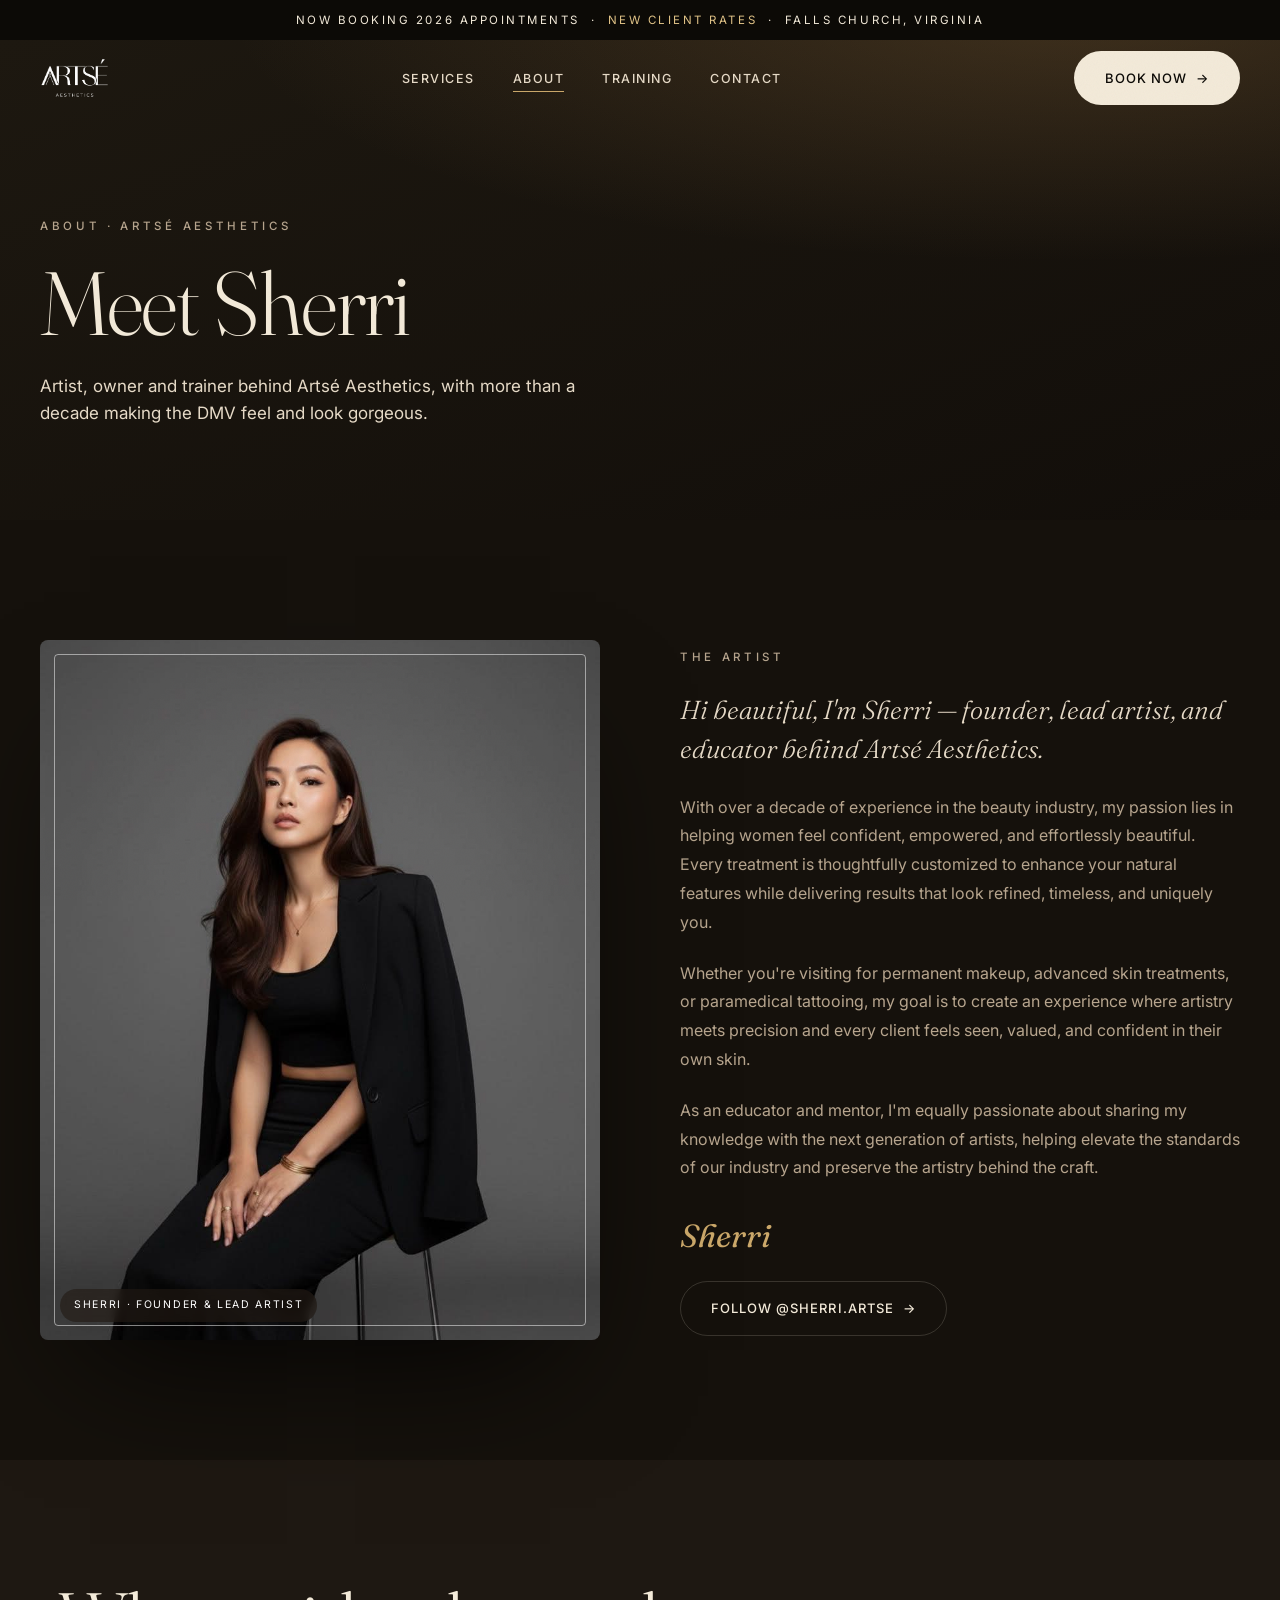
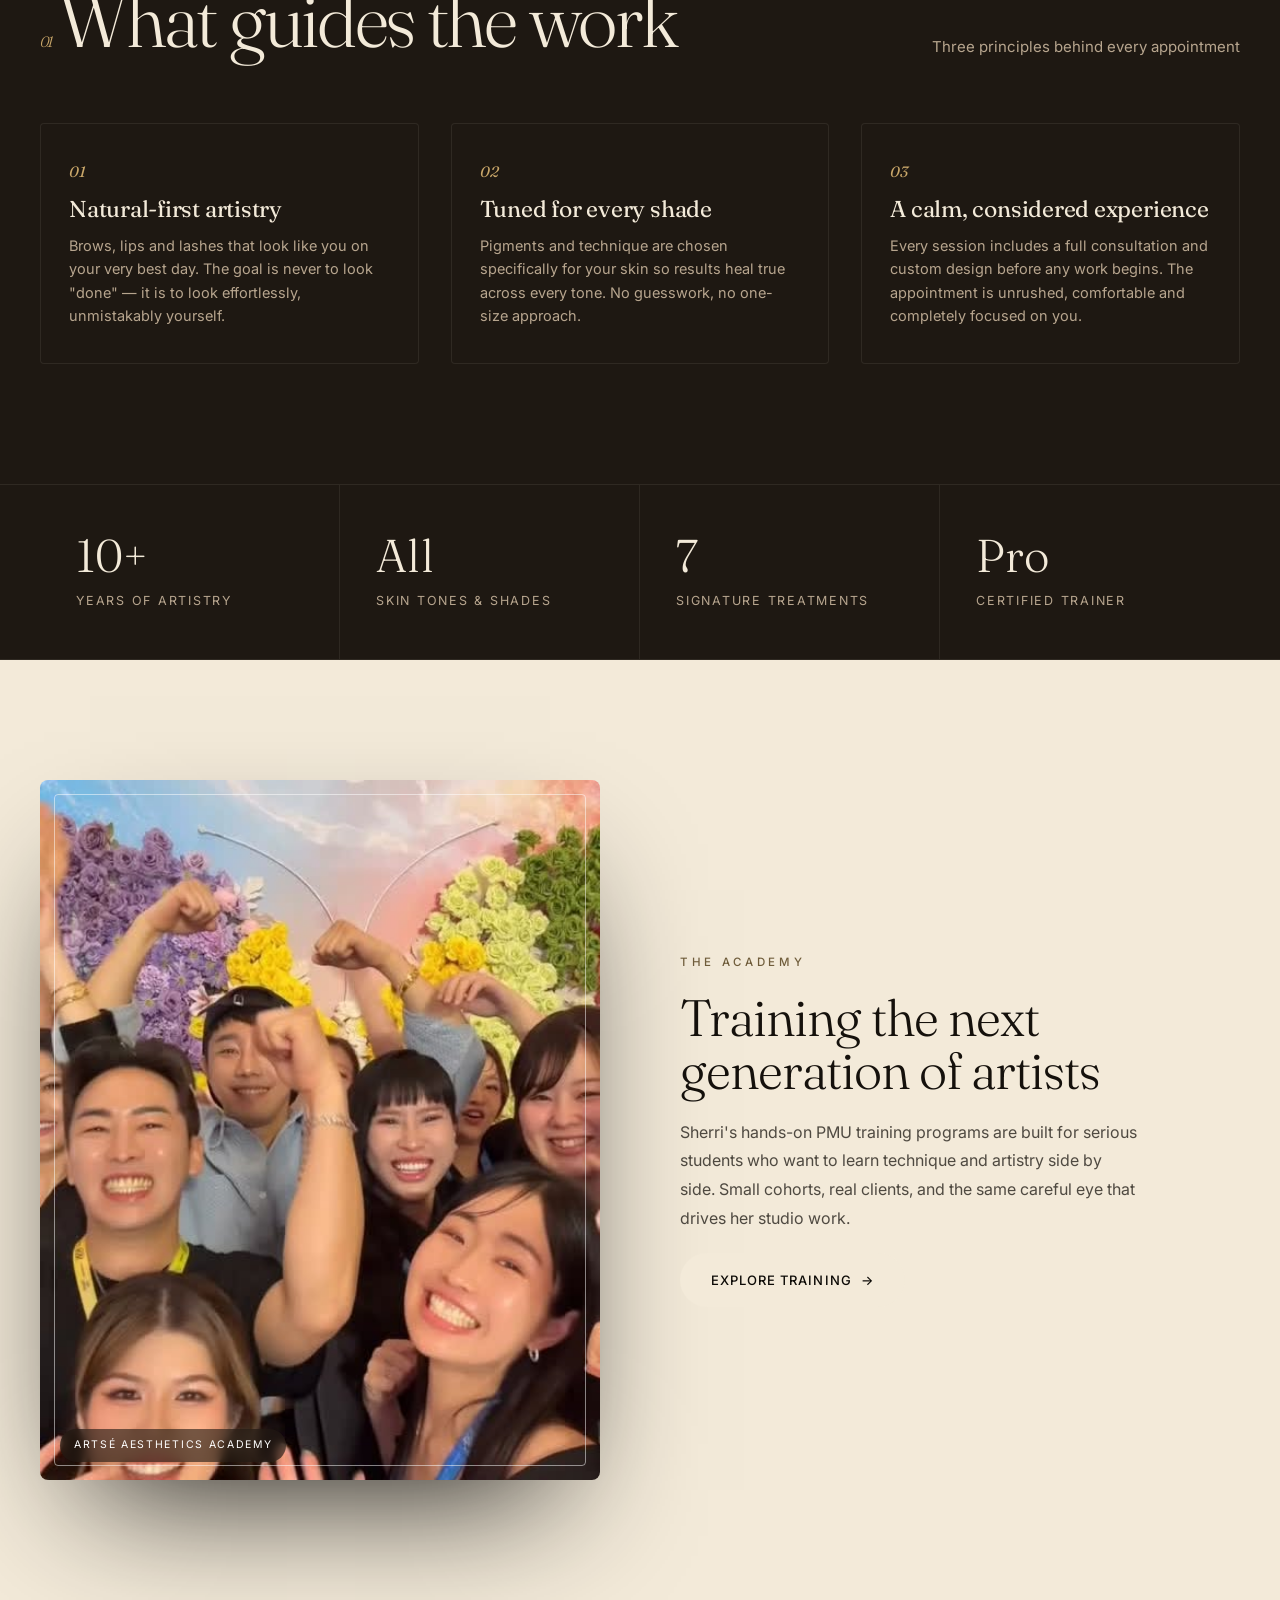
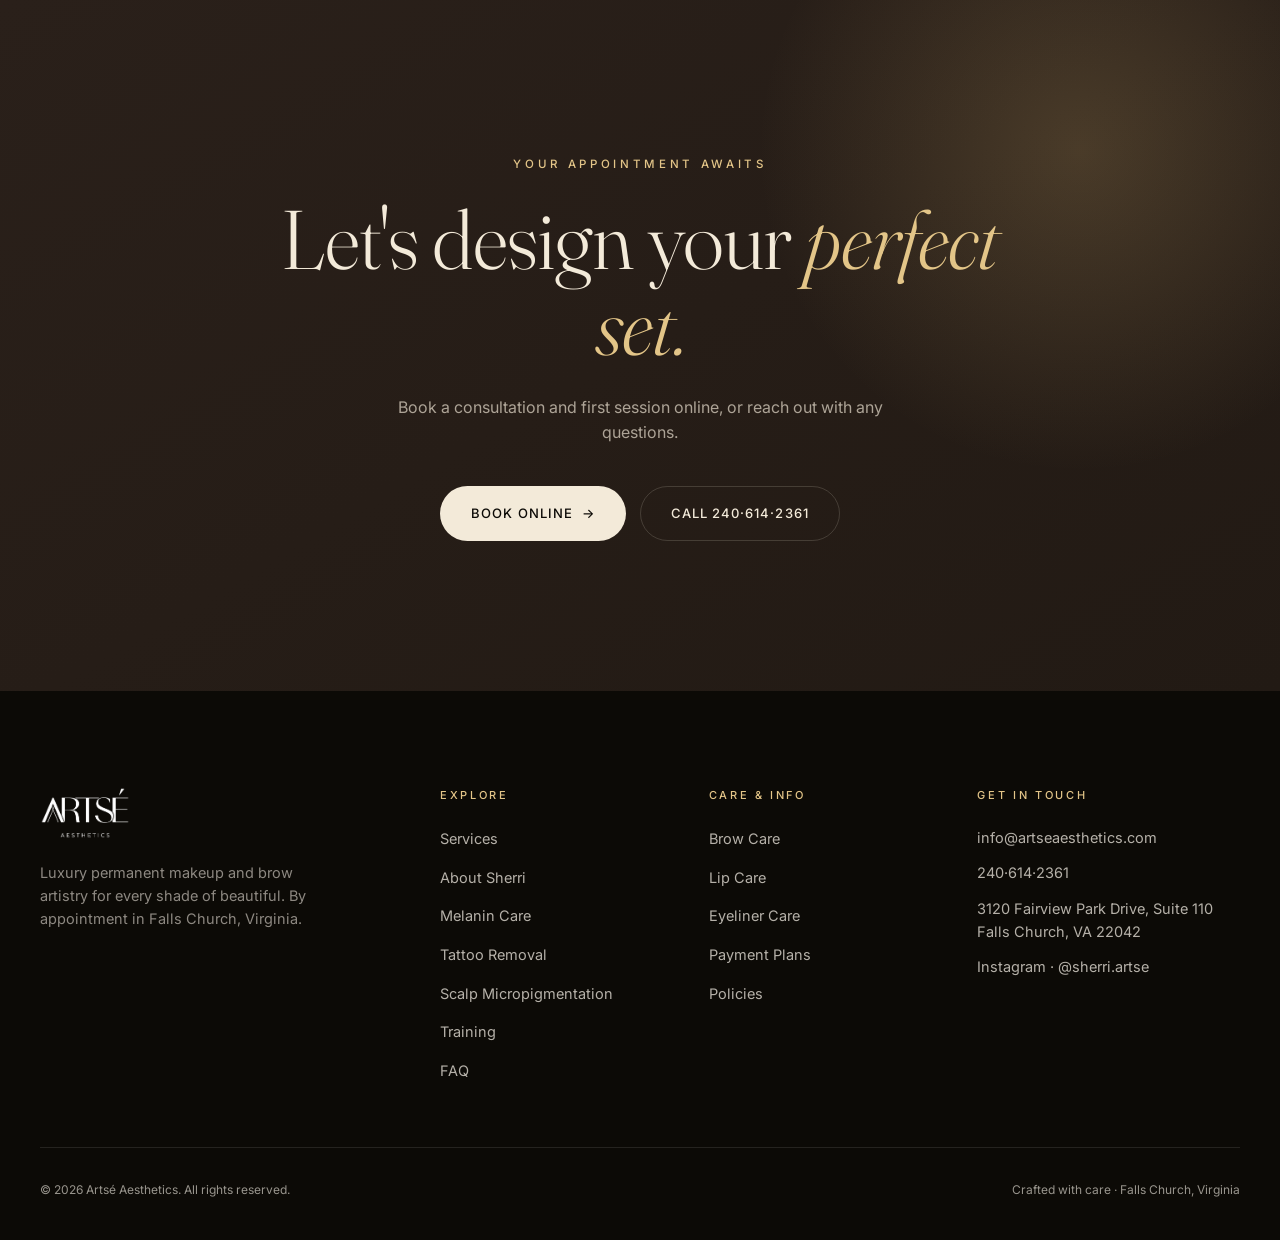
<file: about.html>
<!DOCTYPE html>
<html lang="en">
<head>
<meta charset="UTF-8" />
<meta name="viewport" content="width=device-width, initial-scale=1.0" />
<title>About Sherri — Artsé Aesthetics</title>
<meta name="description" content="Meet Sherri, founder and lead artist of Artsé Aesthetics, a permanent makeup studio in Falls Church, Virginia." />
<link rel="canonical" href="https://www.artseaesthetics.com/about.html" />
<meta name="theme-color" content="#221A14" />
<meta name="robots" content="index, follow" />
<meta property="og:type" content="website" />
<meta property="og:site_name" content="Artsé Aesthetics" />
<meta property="og:title" content="About Sherri — Artsé Aesthetics" />
<meta property="og:description" content="Meet Sherri, founder and lead artist of Artsé Aesthetics, a permanent makeup studio in Falls Church, Virginia." />
<meta property="og:url" content="https://www.artseaesthetics.com/about.html" />
<meta property="og:image" content="https://www.artseaesthetics.com/assets/og.jpg" />
<meta property="og:image:width" content="1200" />
<meta property="og:image:height" content="630" />
<meta name="twitter:card" content="summary_large_image" />
<meta name="twitter:title" content="About Sherri — Artsé Aesthetics" />
<meta name="twitter:description" content="Meet Sherri, founder and lead artist of Artsé Aesthetics, a permanent makeup studio in Falls Church, Virginia." />
<meta name="twitter:image" content="https://www.artseaesthetics.com/assets/og.jpg" />
<link rel="icon" type="image/png" sizes="32x32" href="assets/favicon-32.png" />
<link rel="icon" type="image/png" sizes="16x16" href="assets/favicon-16.png" />
<link rel="icon" href="assets/favicon.ico" sizes="any" />
<link rel="apple-touch-icon" sizes="180x180" href="assets/apple-touch-icon.png" />
<link rel="preconnect" href="https://fonts.googleapis.com">
<link rel="preconnect" href="https://fonts.gstatic.com" crossorigin>
<link href="https://fonts.googleapis.com/css2?family=Fraunces:ital,opsz,wght@0,9..144,300;0,9..144,400;0,9..144,500;0,9..144,600;1,9..144,300;1,9..144,400&family=Inter:wght@300;400;500;600&display=swap" rel="stylesheet">
<link rel="stylesheet" href="styles.css" />
<style>
  .about-body .lead-line {
    font-family: 'Fraunces', Georgia, serif;
    font-style: italic;
    font-weight: 300;
    font-size: clamp(20px, 2.4vw, 26px);
    color: var(--cocoa);
    line-height: 1.5;
    margin-bottom: 24px;
  }
  .about-body p {
    color: var(--mocha);
    font-size: 16px;
    line-height: 1.8;
    margin-bottom: 16px;
  }
  .about-body .signature {
    font-family: 'Fraunces', Georgia, serif;
    font-style: italic;
    font-weight: 400;
    font-size: 32px;
    color: var(--gilt);
    display: block;
    margin: 28px 0 20px;
  }
  .values-grid {
    display: grid;
    grid-template-columns: repeat(3, 1fr);
    gap: 32px;
  }
  .values-grid .step {
    padding: 36px 28px;
    background: var(--ivory-2);
    border: 1px solid var(--line-soft);
    border-radius: 4px;
  }
  .training-band {
    background: var(--espresso);
    color: var(--ivory);
  }
  .training-band .eyebrow {
    color: color-mix(in srgb, var(--gilt) 50%, var(--ivory));
  }
  .training-band h2 {
    color: var(--ivory);
  }
  .training-band p {
    color: color-mix(in srgb, var(--ivory) 74%, transparent);
  }
  @media (max-width: 767px) {
    .values-grid {
      grid-template-columns: 1fr;
      gap: 20px;
    }
  }
</style>
</head>
<body class="theme-dark">
  <div class="progress" id="progress"></div>

  <div class="announce">Now booking 2026 appointments &nbsp;·&nbsp; <span>New client rates</span> &nbsp;·&nbsp; Falls Church, Virginia</div>

  <header id="header">
    <div class="wrap nav">
      <a href="index.html" class="brand" aria-label="Artsé Aesthetics home"><img src="assets/logo-light.png" alt="Artsé Aesthetics" /></a>
      <nav>
        <ul class="menu">
          <li><a href="services.html">Services</a></li>
          <li><a href="about.html">About</a></li>
          <li><a href="training.html">Training</a></li>
          <li><a href="contact.html">Contact</a></li>
        </ul>
      </nav>
      <div class="nav-cta">
        <a href="tel:240-614-2361" class="nav-phone">240·614·2361</a>
        <a href="https://app.acuityscheduling.com/schedule.php?owner=15010586" class="btn btn-solid">Book Now <span class="arrow">→</span></a>
        <button class="burger" aria-label="Open menu" aria-controls="mnav" aria-expanded="false" onclick="toggleMenu(true)"><span></span><span></span><span></span></button>
      </div>
    </div>
  </header>

  <div class="mnav" id="mnav" aria-hidden="true">
    <span class="mlogo"><img src="assets/logo-light.png" alt="Artsé Aesthetics" /></span>
    <button class="mnav-close" aria-label="Close menu" onclick="toggleMenu(false)">&times;</button>
    <nav>
      <a href="services.html" onclick="toggleMenu(false)">Services</a>
      <a href="about.html" onclick="toggleMenu(false)">About</a>
      <a href="training.html" onclick="toggleMenu(false)">Training</a>
      <a href="contact.html" onclick="toggleMenu(false)">Contact</a>
    </nav>
    <a href="https://app.acuityscheduling.com/schedule.php?owner=15010586" class="btn btn-solid mcta" onclick="toggleMenu(false)">Book Now <span class="arrow">&rarr;</span></a>
    <div class="mcontact"><a href="tel:240-614-2361">240·614·2361</a> &nbsp;·&nbsp; <a href="mailto:info@artseaesthetics.com">info@artseaesthetics.com</a></div>
  </div>

<main>

  <!-- PAGE HERO -->
  <section class="pad" style="background:radial-gradient(120% 95% at 84% -6%,rgba(150,112,64,.30),transparent 55%),linear-gradient(160deg,#1D1810,#120E0A);padding-top:172px;padding-bottom:92px">
    <div class="wrap">
      <span class="eyebrow">About · Artsé Aesthetics</span>
      <h1 style="font-size:clamp(46px,7vw,104px);font-weight:300;letter-spacing:-.02em;margin-top:18px;max-width:15ch">Meet Sherri</h1>
      <p style="max-width:540px;color:var(--cocoa);font-size:17px;margin-top:24px">Artist, owner and trainer behind Artsé Aesthetics, with more than a decade making the DMV feel and look gorgeous.</p>
    </div>
  </section>

  <!-- PORTRAIT + BIO SPLIT -->
  <section class="pad">
    <div class="wrap">
      <div class="split">
        <div class="plate framed reveal">
          <img src="assets/sherri-about.jpg" alt="Sherri, founder and lead artist of Artsé Aesthetics" style="object-position:center 20%" loading="lazy" decoding="async" />
          <span class="tag">Sherri · Founder &amp; Lead Artist</span>
        </div>
        <div class="about-body reveal">
          <span class="eyebrow">The artist</span>
          <p class="lead-line">Hi beautiful, I'm Sherri — founder, lead artist, and educator behind Artsé Aesthetics.</p>
          <p>With over a decade of experience in the beauty industry, my passion lies in helping women feel confident, empowered, and effortlessly beautiful. Every treatment is thoughtfully customized to enhance your natural features while delivering results that look refined, timeless, and uniquely you.</p>
          <p>Whether you're visiting for permanent makeup, advanced skin treatments, or paramedical tattooing, my goal is to create an experience where artistry meets precision and every client feels seen, valued, and confident in their own skin.</p>
          <p>As an educator and mentor, I'm equally passionate about sharing my knowledge with the next generation of artists, helping elevate the standards of our industry and preserve the artistry behind the craft.</p>
          <span class="signature">Sherri</span>
          <a href="https://www.instagram.com/sherri.artse" class="btn btn-ghost" target="_blank" rel="noopener noreferrer">Follow @sherri.artse <span class="arrow">→</span></a>
        </div>
      </div>
    </div>
  </section>

  <!-- VALUES -->
  <section class="pad" style="background:var(--ivory-2)">
    <div class="wrap">
      <div class="sec-head reveal">
        <h2><span class="num">01</span>What guides the work</h2>
        <p class="right">Three principles behind every appointment</p>
      </div>
      <div class="values-grid">
        <div class="step reveal">
          <div class="n">01</div>
          <h4>Natural-first artistry</h4>
          <p>Brows, lips and lashes that look like you on your very best day. The goal is never to look "done" — it is to look effortlessly, unmistakably yourself.</p>
        </div>
        <div class="step reveal">
          <div class="n">02</div>
          <h4>Tuned for every shade</h4>
          <p>Pigments and technique are chosen specifically for your skin so results <a href="melanin-care.html">heal true</a> across every tone. No guesswork, no one-size approach.</p>
        </div>
        <div class="step reveal">
          <div class="n">03</div>
          <h4>A calm, considered experience</h4>
          <p>Every session includes a full consultation and custom design before any work begins. The appointment is unrushed, comfortable and completely focused on you.</p>
        </div>
      </div>
    </div>
  </section>

  <!-- STATS STRIP -->
  <section class="creds">
    <div class="wrap">
      <div class="row">
        <div class="cred reveal">
          <div class="k">10+</div>
          <div class="v">Years of artistry</div>
        </div>
        <div class="cred reveal">
          <div class="k">All</div>
          <div class="v">Skin tones &amp; shades</div>
        </div>
        <div class="cred reveal">
          <div class="k">7</div>
          <div class="v">Signature treatments</div>
        </div>
        <div class="cred reveal">
          <div class="k">Pro</div>
          <div class="v">Certified trainer</div>
        </div>
      </div>
    </div>
  </section>

  <!-- TRAINING BAND -->
  <section class="pad training-band">
    <div class="wrap">
      <div class="split">
        <div class="plate framed reveal">
          <img src="assets/team.jpg" alt="Sherri with students at an Artsé Aesthetics training class" loading="lazy" decoding="async" />
          <span class="tag">Artsé Aesthetics Academy</span>
        </div>
        <div class="reveal" style="display:flex;flex-direction:column;justify-content:center;gap:20px">
          <span class="eyebrow">The academy</span>
          <h2 style="font-size:clamp(30px,4vw,52px);font-weight:300;letter-spacing:-.02em;max-width:16ch">Training the next generation of artists</h2>
          <p style="font-size:16px;line-height:1.8;max-width:460px">Sherri's hands-on PMU training programs are built for serious students who want to learn technique and artistry side by side. Small cohorts, real clients, and the same careful eye that drives her studio work.</p>
          <div>
            <a href="training.html" class="btn btn-light">Explore training <span class="arrow">→</span></a>
          </div>
        </div>
      </div>
    </div>
  </section>

  <!-- CLOSING CTA -->
  <section class="cta pad-lg">
    <div class="glow"></div>
    <div class="wrap inner reveal">
      <span class="eyebrow">Your appointment awaits</span>
      <h2>Let's design your <em>perfect set.</em></h2>
      <p>Book a consultation and first session online, or reach out with any questions.</p>
      <div class="cta-actions">
        <a href="https://app.acuityscheduling.com/schedule.php?owner=15010586" class="btn btn-light">Book online <span class="arrow">→</span></a>
        <a href="tel:240-614-2361" class="btn btn-ghost" style="border-color:rgba(255,255,255,.3);color:var(--espresso)">Call 240·614·2361</a>
      </div>
    </div>
  </section>

</main>

  <!-- Footer -->
  <footer class="foot" id="contact">
    <div class="wrap">
      <div class="foot-top">
        <div>
          <a href="index.html" class="brand"><img src="assets/logo-light.png" alt="Artsé Aesthetics" /></a>
          <p class="blurb">Luxury permanent makeup and brow artistry for every shade of beautiful. By appointment in Falls Church, Virginia.</p>
        </div>
        <div>
          <h5>Explore</h5>
          <ul>
            <li><a href="services.html">Services</a></li>
            <li><a href="about.html">About Sherri</a></li>
            <li><a href="melanin-care.html">Melanin Care</a></li>
          <li><a href="pico-laser.html">Tattoo Removal</a></li>
            <li><a href="smp.html">Scalp Micropigmentation</a></li>
            <li><a href="training.html">Training</a></li>
            <li><a href="faq.html">FAQ</a></li>
          </ul>
        </div>
        <div>
          <h5>Care &amp; Info</h5>
          <ul>
            <li><a href="aftercare.html#brow">Brow Care</a></li>
            <li><a href="aftercare.html#lip">Lip Care</a></li>
            <li><a href="aftercare.html#eyeliner">Eyeliner Care</a></li>
            <li><a href="payment-plans.html">Payment Plans</a></li>
            <li><a href="policies.html">Policies</a></li>
          </ul>
        </div>
        <div class="contact">
          <h5>Get in touch</h5>
          <a href="mailto:info@artseaesthetics.com">info@artseaesthetics.com</a>
          <a href="tel:240-614-2361">240·614·2361</a>
          <span>3120 Fairview Park Drive, Suite 110<br>Falls Church, VA 22042</span>
          <a href="https://www.instagram.com/sherri.artse">Instagram · @sherri.artse</a>
        </div>
      </div>
      <div class="foot-bot">
        <small>© 2026 Artsé Aesthetics. All rights reserved.</small>
        <small>Crafted with care · Falls Church, Virginia</small>
      </div>
    </div>
  </footer>

  <a class="book-bar" href="https://app.acuityscheduling.com/schedule.php?owner=15010586">Book your appointment <span>&rarr;</span></a>

  <script src="site.js" defer></script>
</body>
</html>
</file>
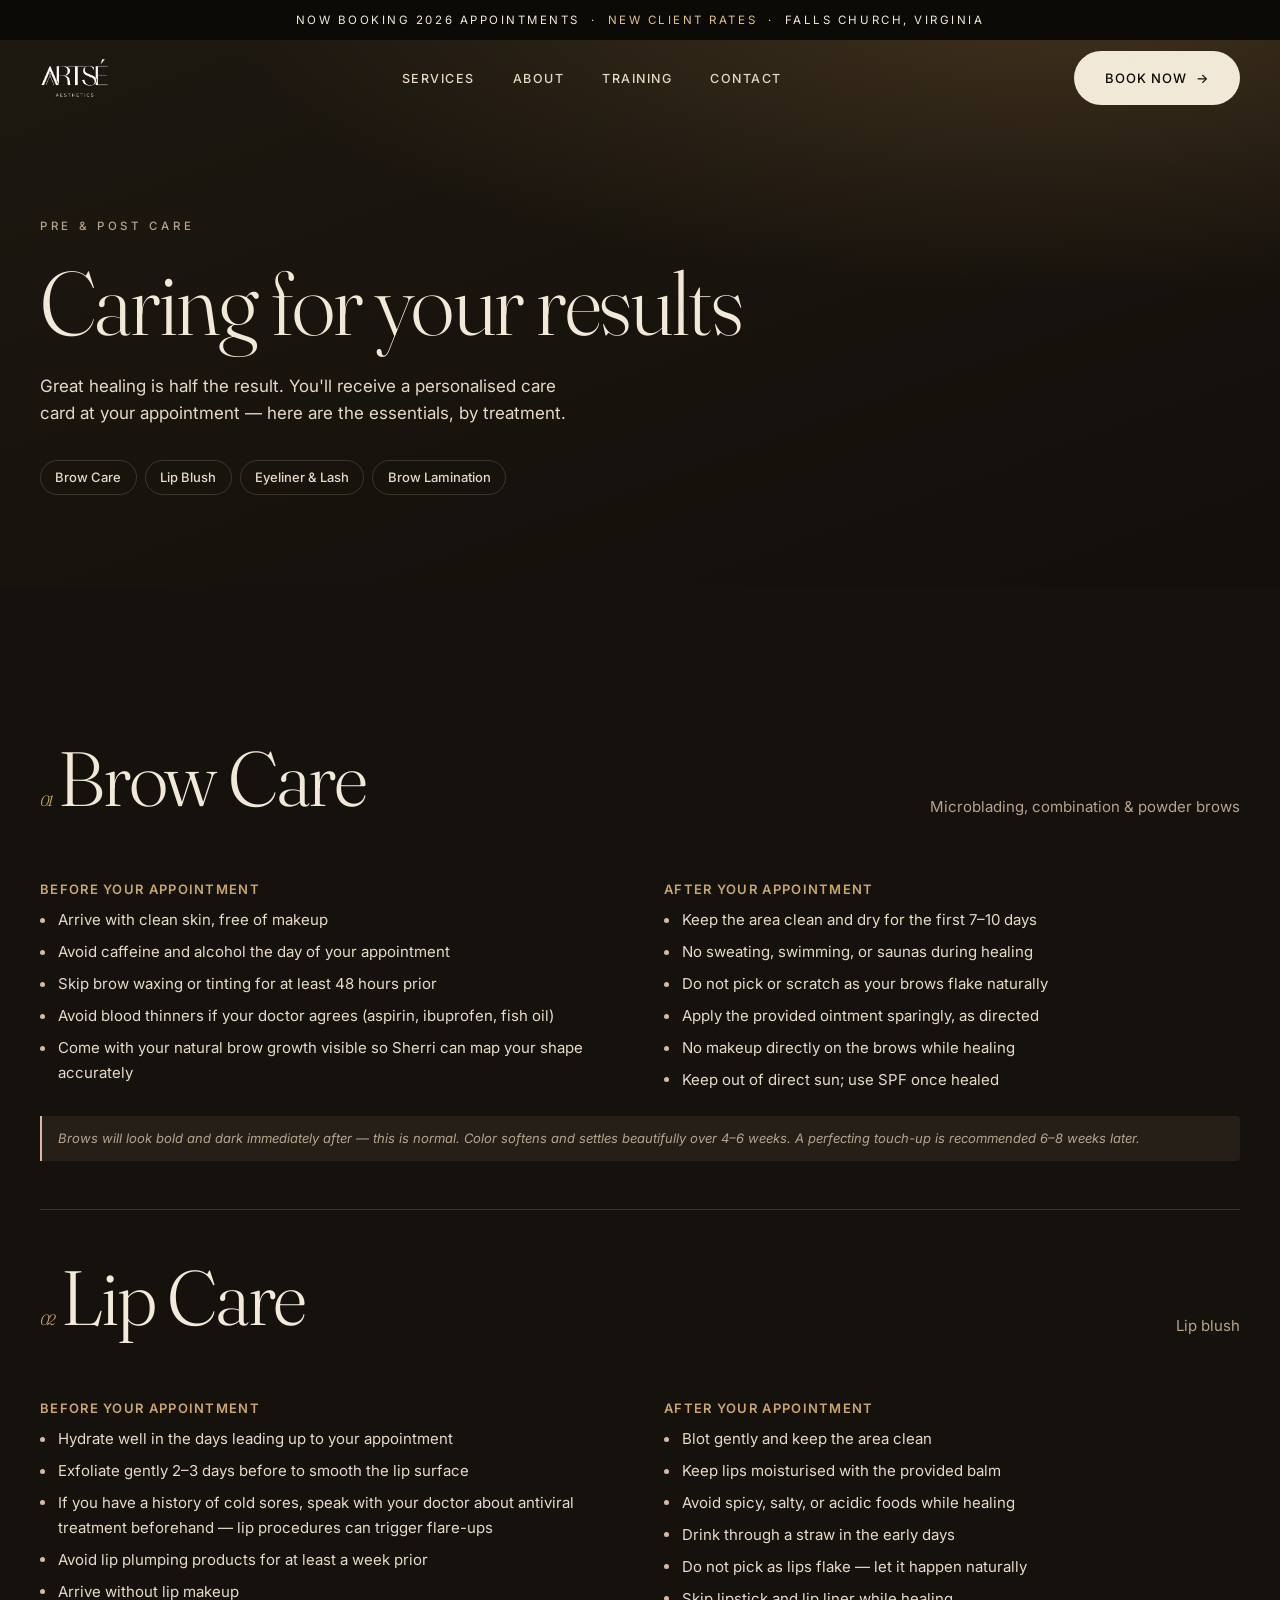
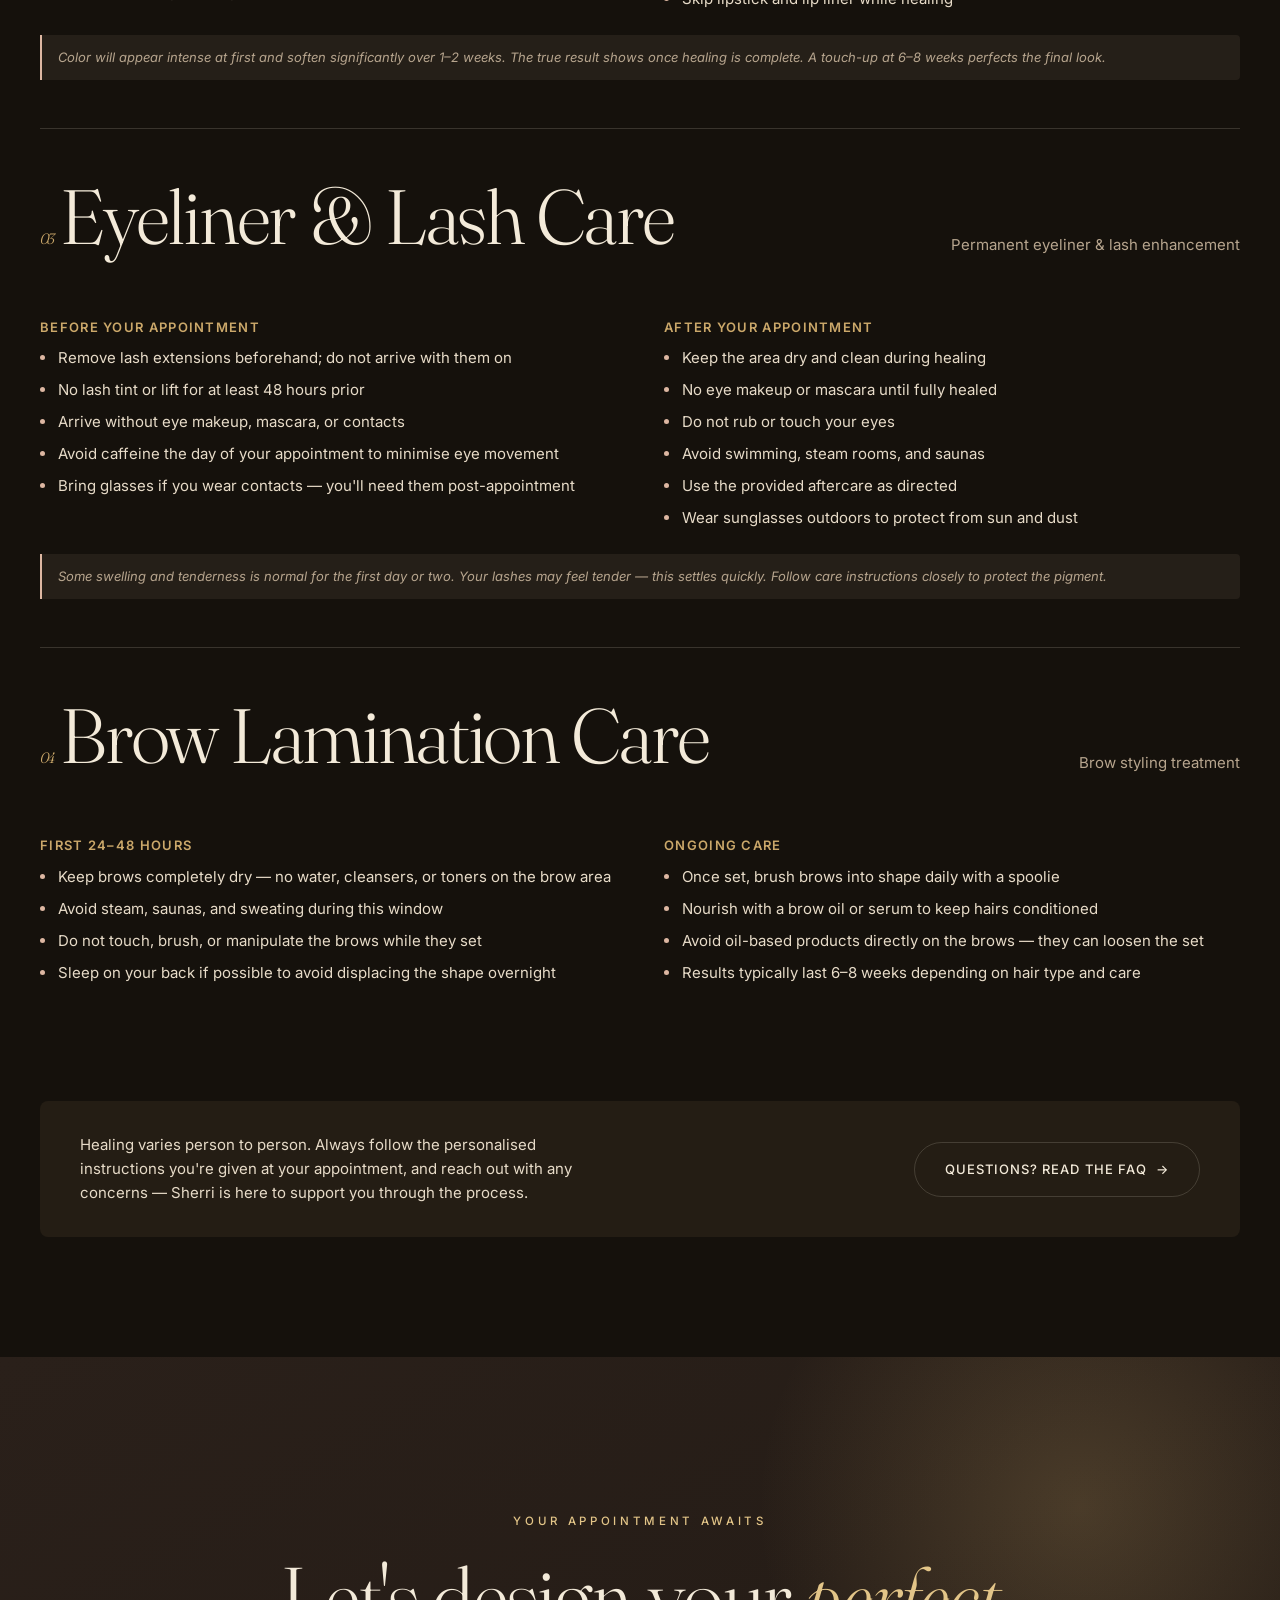
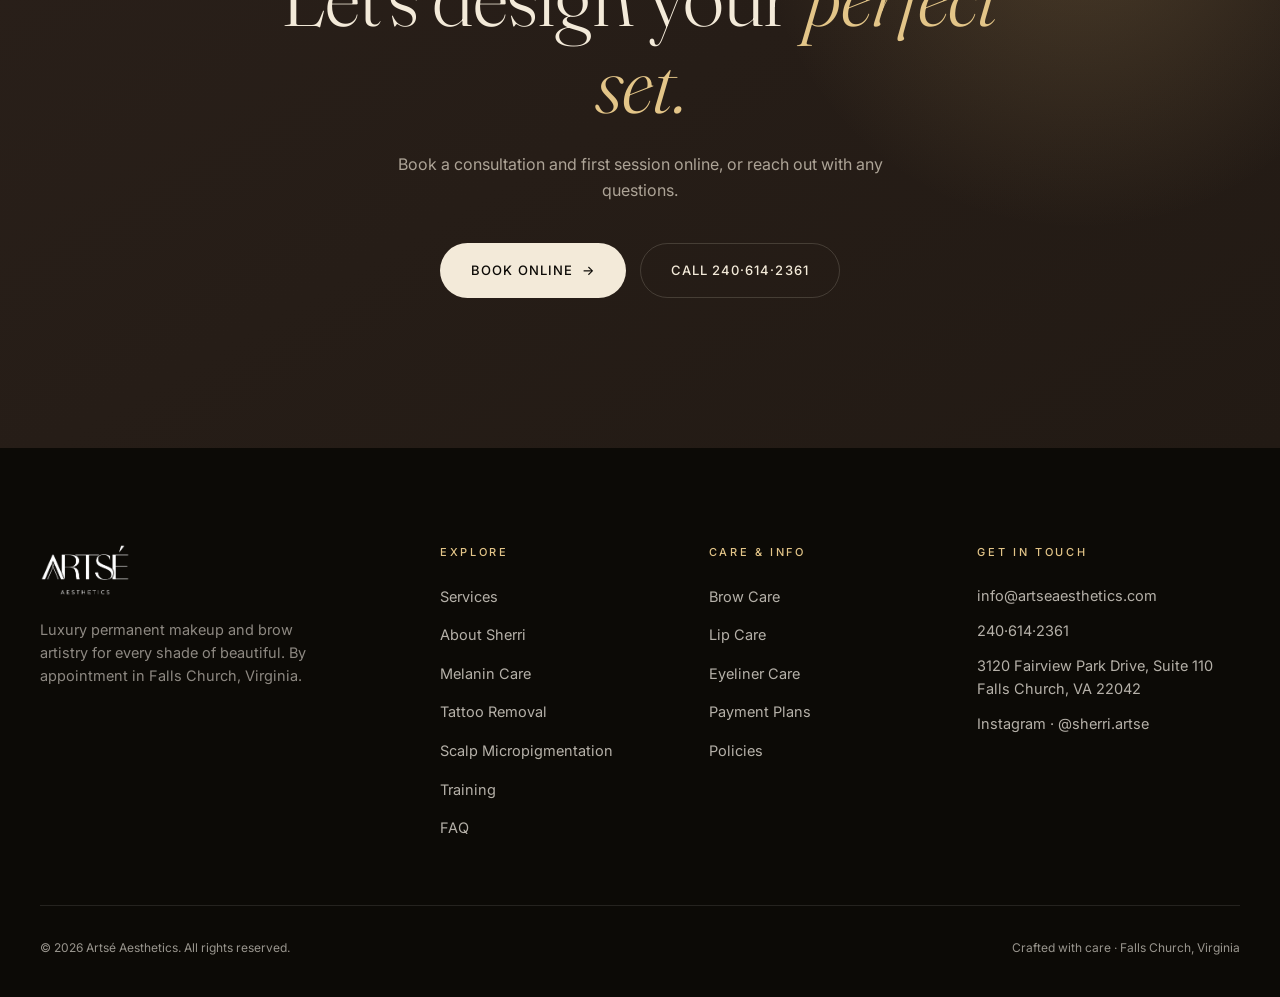
<file: aftercare.html>
<!DOCTYPE html>
<html lang="en">
<head>
<meta charset="UTF-8" />
<meta name="viewport" content="width=device-width, initial-scale=1.0" />
<title>Pre &amp; Post Care — Artsé Aesthetics</title>
<meta name="description" content="How to prepare for and care for your permanent makeup: brows, lip blush, eyeliner/lash, and brow lamination aftercare." />
<link rel="canonical" href="https://www.artseaesthetics.com/aftercare.html" />
<meta name="theme-color" content="#221A14" />
<meta name="robots" content="index, follow" />
<meta property="og:type" content="website" />
<meta property="og:site_name" content="Artsé Aesthetics" />
<meta property="og:title" content="Pre &amp; Post Care — Artsé Aesthetics" />
<meta property="og:description" content="How to prepare for and care for your permanent makeup: brows, lip blush, eyeliner/lash, and brow lamination aftercare." />
<meta property="og:url" content="https://www.artseaesthetics.com/aftercare.html" />
<meta property="og:image" content="https://www.artseaesthetics.com/assets/og.jpg" />
<meta property="og:image:width" content="1200" />
<meta property="og:image:height" content="630" />
<meta name="twitter:card" content="summary_large_image" />
<meta name="twitter:title" content="Pre &amp; Post Care — Artsé Aesthetics" />
<meta name="twitter:description" content="How to prepare for and care for your permanent makeup: brows, lip blush, eyeliner/lash, and brow lamination aftercare." />
<meta name="twitter:image" content="https://www.artseaesthetics.com/assets/og.jpg" />
<link rel="icon" type="image/png" sizes="32x32" href="assets/favicon-32.png" />
<link rel="icon" type="image/png" sizes="16x16" href="assets/favicon-16.png" />
<link rel="icon" href="assets/favicon.ico" sizes="any" />
<link rel="apple-touch-icon" sizes="180x180" href="assets/apple-touch-icon.png" />
<link rel="preconnect" href="https://fonts.googleapis.com">
<link rel="preconnect" href="https://fonts.gstatic.com" crossorigin>
<link href="https://fonts.googleapis.com/css2?family=Fraunces:ital,opsz,wght@0,9..144,300;0,9..144,400;0,9..144,500;0,9..144,600;1,9..144,300;1,9..144,400&family=Inter:wght@300;400;500;600&display=swap" rel="stylesheet">
<link rel="stylesheet" href="styles.css" />
<style>
  .care-grid {
    display: grid;
    grid-template-columns: 1fr 1fr;
    gap: 1.5rem 3rem;
    margin-top: 1.5rem;
  }
  .care-col h4 {
    font-size: 13px;
    font-family: var(--font-body, 'Inter', sans-serif);
    font-weight: 600;
    letter-spacing: .1em;
    text-transform: uppercase;
    color: var(--gilt);
    margin-bottom: .75rem;
  }
  .care-col ul {
    list-style: none;
    padding: 0;
    margin: 0;
  }
  .care-col ul li {
    position: relative;
    padding-left: 1.1rem;
    color: var(--cocoa);
    font-size: 15px;
    line-height: 1.65;
    margin-bottom: .45rem;
  }
  .care-col ul li::before {
    content: '';
    position: absolute;
    left: 0;
    top: .62em;
    width: 5px;
    height: 5px;
    border-radius: 50%;
    background: var(--blush);
  }
  .care-section {
    border-top: 1px solid var(--line);
    padding-top: 3rem;
    margin-top: 3rem;
  }
  .care-section:first-of-type {
    border-top: none;
    padding-top: 0;
    margin-top: 2rem;
  }
  .care-note {
    font-size: 13px;
    font-style: italic;
    color: var(--mocha);
    margin-top: 1rem;
    padding: .75rem 1rem;
    border-left: 2px solid var(--blush);
    background: rgba(221,183,162,.08);
    border-radius: 0 4px 4px 0;
  }
  .care-nav {
    display: flex;
    flex-wrap: wrap;
    gap: .5rem;
    margin-top: 2rem;
  }
  .care-nav a {
    font-size: 13px;
    font-weight: 500;
    color: var(--cocoa);
    text-decoration: none;
    padding: .4rem .9rem;
    border: 1px solid var(--line);
    border-radius: 20px;
    transition: border-color .2s, color .2s;
  }
  .care-nav a:hover {
    border-color: var(--gilt);
    color: var(--gilt);
  }
  .closing-note {
    background: var(--sand);
    border-radius: 8px;
    padding: 2rem 2.5rem;
    margin-top: 3rem;
    display: flex;
    align-items: center;
    justify-content: space-between;
    flex-wrap: wrap;
    gap: 1.5rem;
  }
  .closing-note p {
    color: var(--cocoa);
    font-size: 15px;
    max-width: 520px;
    margin: 0;
  }
  @media (max-width: 640px) {
    .care-grid {
      grid-template-columns: 1fr;
    }
    .closing-note {
      padding: 1.5rem;
    }
  }
</style>
</head>
<body class="theme-dark">
  <div class="progress" id="progress"></div>

  <div class="announce">Now booking 2026 appointments &nbsp;·&nbsp; <span>New client rates</span> &nbsp;·&nbsp; Falls Church, Virginia</div>

  <header id="header">
    <div class="wrap nav">
      <a href="index.html" class="brand" aria-label="Artsé Aesthetics home"><img src="assets/logo-light.png" alt="Artsé Aesthetics" /></a>
      <nav>
        <ul class="menu">
          <li><a href="services.html">Services</a></li>
          <li><a href="about.html">About</a></li>
          <li><a href="training.html">Training</a></li>
          <li><a href="contact.html">Contact</a></li>
        </ul>
      </nav>
      <div class="nav-cta">
        <a href="tel:240-614-2361" class="nav-phone">240·614·2361</a>
        <a href="https://app.acuityscheduling.com/schedule.php?owner=15010586" class="btn btn-solid">Book Now <span class="arrow">→</span></a>
        <button class="burger" aria-label="Open menu" aria-controls="mnav" aria-expanded="false" onclick="toggleMenu(true)"><span></span><span></span><span></span></button>
      </div>
    </div>
  </header>

  <div class="mnav" id="mnav" aria-hidden="true">
    <span class="mlogo"><img src="assets/logo-light.png" alt="Artsé Aesthetics" /></span>
    <button class="mnav-close" aria-label="Close menu" onclick="toggleMenu(false)">&times;</button>
    <nav>
      <a href="services.html" onclick="toggleMenu(false)">Services</a>
      <a href="about.html" onclick="toggleMenu(false)">About</a>
      <a href="training.html" onclick="toggleMenu(false)">Training</a>
      <a href="contact.html" onclick="toggleMenu(false)">Contact</a>
    </nav>
    <a href="https://app.acuityscheduling.com/schedule.php?owner=15010586" class="btn btn-solid mcta" onclick="toggleMenu(false)">Book Now <span class="arrow">&rarr;</span></a>
    <div class="mcontact"><a href="tel:240-614-2361">240·614·2361</a> &nbsp;·&nbsp; <a href="mailto:info@artseaesthetics.com">info@artseaesthetics.com</a></div>
  </div>

<main>

  <!-- Hero -->
  <section class="pad" style="background:radial-gradient(120% 95% at 84% -6%,rgba(150,112,64,.30),transparent 55%),linear-gradient(160deg,#1D1810,#120E0A);padding-top:172px;padding-bottom:92px">
    <div class="wrap">
      <span class="eyebrow">Pre &amp; Post Care</span>
      <h1 style="font-size:clamp(46px,7vw,104px);font-weight:300;letter-spacing:-.02em;margin-top:18px;max-width:15ch">Caring for your results</h1>
      <p style="max-width:540px;color:var(--cocoa);font-size:17px;margin-top:24px">Great healing is half the result. You'll receive a personalised care card at your appointment — here are the essentials, by treatment.</p>
      <nav class="care-nav" aria-label="Jump to treatment">
        <a href="#brow">Brow Care</a>
        <a href="#lip">Lip Blush</a>
        <a href="#eyeliner">Eyeliner &amp; Lash</a>
        <a href="#lamination">Brow Lamination</a>
      </nav>
    </div>
  </section>

  <!-- Care Sections -->
  <section class="pad">
    <div class="wrap">

      <!-- Brow Care -->
      <div class="care-section" id="brow">
        <div class="sec-head reveal">
          <h2><span class="num">01</span>Brow Care</h2>
          <p class="right">Microblading, combination &amp; powder brows</p>
        </div>
        <div class="care-grid reveal">
          <div class="care-col">
            <h4>Before your appointment</h4>
            <ul>
              <li>Arrive with clean skin, free of makeup</li>
              <li>Avoid caffeine and alcohol the day of your appointment</li>
              <li>Skip brow waxing or tinting for at least 48 hours prior</li>
              <li>Avoid blood thinners if your doctor agrees (aspirin, ibuprofen, fish oil)</li>
              <li>Come with your natural brow growth visible so Sherri can map your shape accurately</li>
            </ul>
          </div>
          <div class="care-col">
            <h4>After your appointment</h4>
            <ul>
              <li>Keep the area clean and dry for the first 7–10 days</li>
              <li>No sweating, swimming, or saunas during healing</li>
              <li>Do not pick or scratch as your brows flake naturally</li>
              <li>Apply the provided ointment sparingly, as directed</li>
              <li>No makeup directly on the brows while healing</li>
              <li>Keep out of direct sun; use SPF once healed</li>
            </ul>
          </div>
        </div>
        <p class="care-note reveal">Brows will look bold and dark immediately after — this is normal. Color softens and settles beautifully over 4–6 weeks. A perfecting touch-up is recommended 6–8 weeks later.</p>
      </div>

      <!-- Lip Care -->
      <div class="care-section" id="lip">
        <div class="sec-head reveal">
          <h2><span class="num">02</span>Lip Care</h2>
          <p class="right">Lip blush</p>
        </div>
        <div class="care-grid reveal">
          <div class="care-col">
            <h4>Before your appointment</h4>
            <ul>
              <li>Hydrate well in the days leading up to your appointment</li>
              <li>Exfoliate gently 2–3 days before to smooth the lip surface</li>
              <li>If you have a history of cold sores, speak with your doctor about antiviral treatment beforehand — lip procedures can trigger flare-ups</li>
              <li>Avoid lip plumping products for at least a week prior</li>
              <li>Arrive without lip makeup</li>
            </ul>
          </div>
          <div class="care-col">
            <h4>After your appointment</h4>
            <ul>
              <li>Blot gently and keep the area clean</li>
              <li>Keep lips moisturised with the provided balm</li>
              <li>Avoid spicy, salty, or acidic foods while healing</li>
              <li>Drink through a straw in the early days</li>
              <li>Do not pick as lips flake — let it happen naturally</li>
              <li>Skip lipstick and lip liner while healing</li>
            </ul>
          </div>
        </div>
        <p class="care-note reveal">Color will appear intense at first and soften significantly over 1–2 weeks. The true result shows once healing is complete. A touch-up at 6–8 weeks perfects the final look.</p>
      </div>

      <!-- Eyeliner & Lash Care -->
      <div class="care-section" id="eyeliner">
        <div class="sec-head reveal">
          <h2><span class="num">03</span>Eyeliner &amp; Lash Care</h2>
          <p class="right">Permanent eyeliner &amp; lash enhancement</p>
        </div>
        <div class="care-grid reveal">
          <div class="care-col">
            <h4>Before your appointment</h4>
            <ul>
              <li>Remove lash extensions beforehand; do not arrive with them on</li>
              <li>No lash tint or lift for at least 48 hours prior</li>
              <li>Arrive without eye makeup, mascara, or contacts</li>
              <li>Avoid caffeine the day of your appointment to minimise eye movement</li>
              <li>Bring glasses if you wear contacts — you'll need them post-appointment</li>
            </ul>
          </div>
          <div class="care-col">
            <h4>After your appointment</h4>
            <ul>
              <li>Keep the area dry and clean during healing</li>
              <li>No eye makeup or mascara until fully healed</li>
              <li>Do not rub or touch your eyes</li>
              <li>Avoid swimming, steam rooms, and saunas</li>
              <li>Use the provided aftercare as directed</li>
              <li>Wear sunglasses outdoors to protect from sun and dust</li>
            </ul>
          </div>
        </div>
        <p class="care-note reveal">Some swelling and tenderness is normal for the first day or two. Your lashes may feel tender — this settles quickly. Follow care instructions closely to protect the pigment.</p>
      </div>

      <!-- Brow Lamination Care -->
      <div class="care-section" id="lamination">
        <div class="sec-head reveal">
          <h2><span class="num">04</span>Brow Lamination Care</h2>
          <p class="right">Brow styling treatment</p>
        </div>
        <div class="care-grid reveal">
          <div class="care-col">
            <h4>First 24–48 hours</h4>
            <ul>
              <li>Keep brows completely dry — no water, cleansers, or toners on the brow area</li>
              <li>Avoid steam, saunas, and sweating during this window</li>
              <li>Do not touch, brush, or manipulate the brows while they set</li>
              <li>Sleep on your back if possible to avoid displacing the shape overnight</li>
            </ul>
          </div>
          <div class="care-col">
            <h4>Ongoing care</h4>
            <ul>
              <li>Once set, brush brows into shape daily with a spoolie</li>
              <li>Nourish with a brow oil or serum to keep hairs conditioned</li>
              <li>Avoid oil-based products directly on the brows — they can loosen the set</li>
              <li>Results typically last 6–8 weeks depending on hair type and care</li>
            </ul>
          </div>
        </div>
        <p class="care-note reveal">Brow lamination is a styling treatment, not a permanent pigmentation service. Regular nourishing care keeps brow hairs healthy and extends the life of your results.</p>
      </div>

      <!-- Closing note -->
      <div class="closing-note reveal">
        <p>Healing varies person to person. Always follow the personalised instructions you're given at your appointment, and reach out with any concerns — Sherri is here to support you through the process.</p>
        <a href="faq.html" class="btn btn-ghost">Questions? Read the FAQ <span class="arrow">→</span></a>
      </div>

    </div>
  </section>

  <!-- Closing CTA -->
  <section class="cta pad-lg">
    <div class="glow"></div>
    <div class="wrap inner reveal">
      <span class="eyebrow">Your appointment awaits</span>
      <h2>Let's design your <em>perfect set.</em></h2>
      <p>Book a consultation and first session online, or reach out with any questions.</p>
      <div class="cta-actions">
        <a href="https://app.acuityscheduling.com/schedule.php?owner=15010586" class="btn btn-light">Book online <span class="arrow">→</span></a>
        <a href="tel:240-614-2361" class="btn btn-ghost" style="border-color:rgba(255,255,255,.3);color:var(--espresso)">Call 240·614·2361</a>
      </div>
    </div>
  </section>

</main>

  <!-- Footer -->
  <footer class="foot" id="contact">
    <div class="wrap">
      <div class="foot-top">
        <div>
          <a href="index.html" class="brand"><img src="assets/logo-light.png" alt="Artsé Aesthetics" /></a>
          <p class="blurb">Luxury permanent makeup and brow artistry for every shade of beautiful. By appointment in Falls Church, Virginia.</p>
        </div>
        <div>
          <h5>Explore</h5>
          <ul>
            <li><a href="services.html">Services</a></li>
            <li><a href="about.html">About Sherri</a></li>
            <li><a href="melanin-care.html">Melanin Care</a></li>
          <li><a href="pico-laser.html">Tattoo Removal</a></li>
            <li><a href="smp.html">Scalp Micropigmentation</a></li>
            <li><a href="training.html">Training</a></li>
            <li><a href="faq.html">FAQ</a></li>
          </ul>
        </div>
        <div>
          <h5>Care &amp; Info</h5>
          <ul>
            <li><a href="aftercare.html#brow">Brow Care</a></li>
            <li><a href="aftercare.html#lip">Lip Care</a></li>
            <li><a href="aftercare.html#eyeliner">Eyeliner Care</a></li>
            <li><a href="payment-plans.html">Payment Plans</a></li>
            <li><a href="policies.html">Policies</a></li>
          </ul>
        </div>
        <div class="contact">
          <h5>Get in touch</h5>
          <a href="mailto:info@artseaesthetics.com">info@artseaesthetics.com</a>
          <a href="tel:240-614-2361">240·614·2361</a>
          <span>3120 Fairview Park Drive, Suite 110<br>Falls Church, VA 22042</span>
          <a href="https://www.instagram.com/sherri.artse">Instagram · @sherri.artse</a>
        </div>
      </div>
      <div class="foot-bot">
        <small>© 2026 Artsé Aesthetics. All rights reserved.</small>
        <small>Crafted with care · Falls Church, Virginia</small>
      </div>
    </div>
  </footer>

  <a class="book-bar" href="https://app.acuityscheduling.com/schedule.php?owner=15010586">Book your appointment <span>&rarr;</span></a>

  <script src="site.js" defer></script>
</body>
</html>
</file>
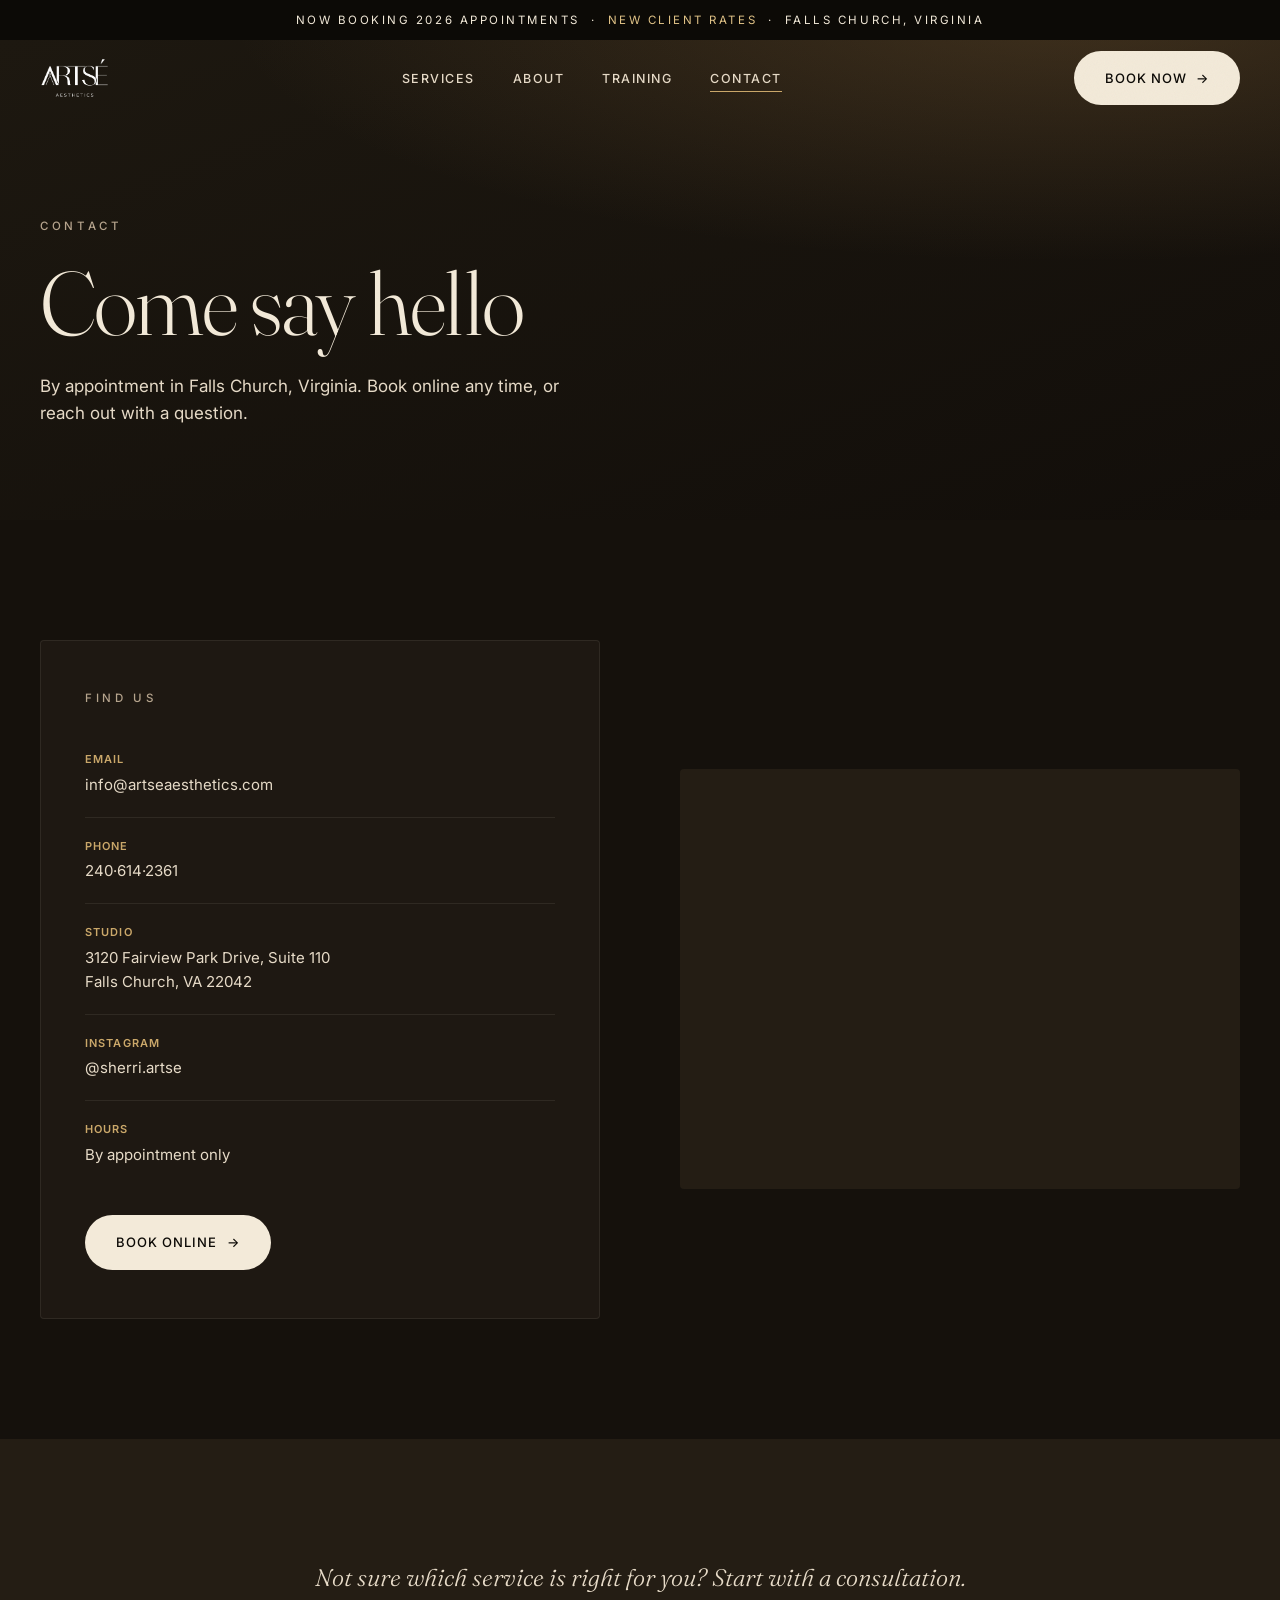
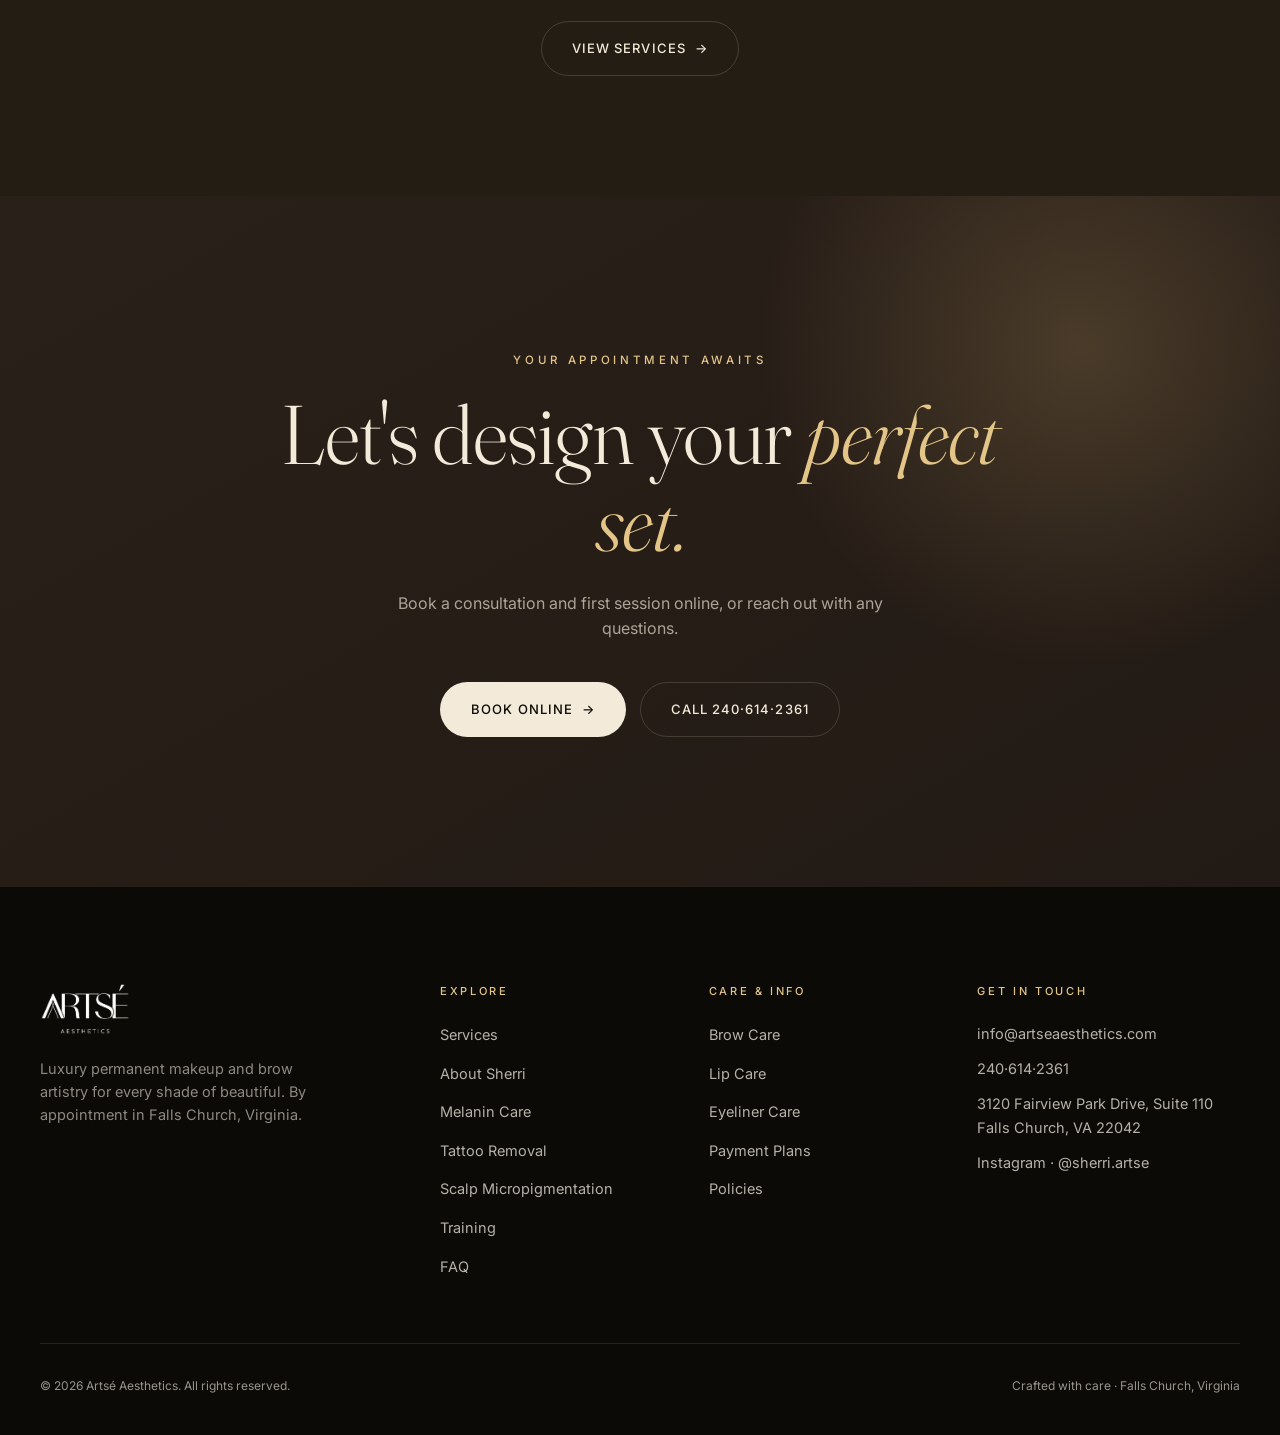
<file: contact.html>
<!DOCTYPE html>
<html lang="en">
<head>
<meta charset="UTF-8" />
<meta name="viewport" content="width=device-width, initial-scale=1.0" />
<title>Contact &amp; Visit — Artsé Aesthetics</title>
<meta name="description" content="Visit Artsé Aesthetics in Falls Church, Virginia. Book online, call, or send a message." />
<link rel="canonical" href="https://www.artseaesthetics.com/contact.html" />
<meta name="theme-color" content="#221A14" />
<meta name="robots" content="index, follow" />
<meta property="og:type" content="website" />
<meta property="og:site_name" content="Artsé Aesthetics" />
<meta property="og:title" content="Contact &amp; Visit — Artsé Aesthetics" />
<meta property="og:description" content="Visit Artsé Aesthetics in Falls Church, Virginia. Book online, call, or send a message." />
<meta property="og:url" content="https://www.artseaesthetics.com/contact.html" />
<meta property="og:image" content="https://www.artseaesthetics.com/assets/og.jpg" />
<meta property="og:image:width" content="1200" />
<meta property="og:image:height" content="630" />
<meta name="twitter:card" content="summary_large_image" />
<meta name="twitter:title" content="Contact &amp; Visit — Artsé Aesthetics" />
<meta name="twitter:description" content="Visit Artsé Aesthetics in Falls Church, Virginia. Book online, call, or send a message." />
<meta name="twitter:image" content="https://www.artseaesthetics.com/assets/og.jpg" />
<link rel="icon" type="image/png" sizes="32x32" href="assets/favicon-32.png" />
<link rel="icon" type="image/png" sizes="16x16" href="assets/favicon-16.png" />
<link rel="icon" href="assets/favicon.ico" sizes="any" />
<link rel="apple-touch-icon" sizes="180x180" href="assets/apple-touch-icon.png" />
<link rel="preconnect" href="https://fonts.googleapis.com">
<link rel="preconnect" href="https://fonts.gstatic.com" crossorigin>
<link href="https://fonts.googleapis.com/css2?family=Fraunces:ital,opsz,wght@0,9..144,300;0,9..144,400;0,9..144,500;0,9..144,600;1,9..144,300;1,9..144,400&family=Inter:wght@300;400;500;600&display=swap" rel="stylesheet">
<link rel="stylesheet" href="styles.css" />
<style>
  .contact-card {
    display: flex;
    flex-direction: column;
    gap: 0;
    padding: 48px 44px;
    background: var(--ivory-2);
    border: 1px solid var(--line-soft);
    border-radius: 4px;
  }
  .contact-card .eyebrow {
    margin-bottom: 24px;
  }
  .contact-row {
    display: flex;
    flex-direction: column;
    gap: 4px;
    padding: 20px 0;
    border-bottom: 1px solid var(--line-soft);
  }
  .contact-row:last-of-type {
    border-bottom: none;
  }
  .contact-row .label {
    font-size: 11px;
    font-weight: 600;
    letter-spacing: .1em;
    text-transform: uppercase;
    color: var(--gilt);
  }
  .contact-row a,
  .contact-row span {
    font-size: 15px;
    color: var(--cocoa);
    text-decoration: none;
    line-height: 1.6;
  }
  .contact-row a:hover {
    color: var(--gilt);
  }
  .contact-card .btn {
    margin-top: 28px;
    align-self: flex-start;
  }
  .map-col {
    position: relative;
    border-radius: 4px;
    overflow: hidden;
    min-height: 420px;
    background: var(--sand);
  }
  .map-col iframe {
    position: absolute;
    inset: 0;
    width: 100%;
    height: 100%;
  }
  .reassurance-band {
    background: var(--sand);
    text-align: center;
  }
  .reassurance-band p {
    font-family: 'Fraunces', Georgia, serif;
    font-style: italic;
    font-weight: 300;
    font-size: clamp(18px, 2.2vw, 24px);
    color: var(--cocoa);
    margin-bottom: 24px;
    max-width: 52ch;
    margin-left: auto;
    margin-right: auto;
  }
  @media (max-width: 767px) {
    .contact-card {
      padding: 32px 24px;
    }
    .map-col {
      min-height: 320px;
    }
  }
</style>
</head>
<body class="theme-dark">
  <div class="progress" id="progress"></div>

  <div class="announce">Now booking 2026 appointments &nbsp;·&nbsp; <span>New client rates</span> &nbsp;·&nbsp; Falls Church, Virginia</div>

  <header id="header">
    <div class="wrap nav">
      <a href="index.html" class="brand" aria-label="Artsé Aesthetics home"><img src="assets/logo-light.png" alt="Artsé Aesthetics" /></a>
      <nav>
        <ul class="menu">
          <li><a href="services.html">Services</a></li>
          <li><a href="about.html">About</a></li>
          <li><a href="training.html">Training</a></li>
          <li><a href="contact.html">Contact</a></li>
        </ul>
      </nav>
      <div class="nav-cta">
        <a href="tel:240-614-2361" class="nav-phone">240·614·2361</a>
        <a href="https://app.acuityscheduling.com/schedule.php?owner=15010586" class="btn btn-solid">Book Now <span class="arrow">→</span></a>
        <button class="burger" aria-label="Open menu" aria-controls="mnav" aria-expanded="false" onclick="toggleMenu(true)"><span></span><span></span><span></span></button>
      </div>
    </div>
  </header>

  <div class="mnav" id="mnav" aria-hidden="true">
    <span class="mlogo"><img src="assets/logo-light.png" alt="Artsé Aesthetics" /></span>
    <button class="mnav-close" aria-label="Close menu" onclick="toggleMenu(false)">&times;</button>
    <nav>
      <a href="services.html" onclick="toggleMenu(false)">Services</a>
      <a href="about.html" onclick="toggleMenu(false)">About</a>
      <a href="training.html" onclick="toggleMenu(false)">Training</a>
      <a href="contact.html" onclick="toggleMenu(false)">Contact</a>
    </nav>
    <a href="https://app.acuityscheduling.com/schedule.php?owner=15010586" class="btn btn-solid mcta" onclick="toggleMenu(false)">Book Now <span class="arrow">&rarr;</span></a>
    <div class="mcontact"><a href="tel:240-614-2361">240·614·2361</a> &nbsp;·&nbsp; <a href="mailto:info@artseaesthetics.com">info@artseaesthetics.com</a></div>
  </div>

<main>

  <!-- PAGE HERO -->
  <section class="pad" style="background:radial-gradient(120% 95% at 84% -6%,rgba(150,112,64,.30),transparent 55%),linear-gradient(160deg,#1D1810,#120E0A);padding-top:172px;padding-bottom:92px">
    <div class="wrap">
      <span class="eyebrow">Contact</span>
      <h1 style="font-size:clamp(46px,7vw,104px);font-weight:300;letter-spacing:-.02em;margin-top:18px;max-width:15ch">Come say hello</h1>
      <p style="max-width:540px;color:var(--cocoa);font-size:17px;margin-top:24px">By appointment in Falls Church, Virginia. Book online any time, or reach out with a question.</p>
    </div>
  </section>

  <!-- CONTACT DETAILS + MAP -->
  <section class="pad">
    <div class="wrap">
      <div class="split reveal">
        <!-- Contact card -->
        <div class="contact-card">
          <span class="eyebrow">Find us</span>

          <div class="contact-row">
            <span class="label">Email</span>
            <a href="mailto:info@artseaesthetics.com">info@artseaesthetics.com</a>
          </div>

          <div class="contact-row">
            <span class="label">Phone</span>
            <a href="tel:240-614-2361">240·614·2361</a>
          </div>

          <div class="contact-row">
            <span class="label">Studio</span>
            <span>3120 Fairview Park Drive, Suite 110<br>Falls Church, VA 22042</span>
          </div>

          <div class="contact-row">
            <span class="label">Instagram</span>
            <a href="https://www.instagram.com/sherri.artse" target="_blank" rel="noopener noreferrer">@sherri.artse</a>
          </div>

          <div class="contact-row">
            <span class="label">Hours</span>
            <span>By appointment only</span>
          </div>

          <a href="https://app.acuityscheduling.com/schedule.php?owner=15010586" class="btn btn-solid">Book online <span class="arrow">→</span></a>
        </div>

        <!-- Embedded map -->
        <div class="map-col reveal">
          <iframe
            src="https://www.google.com/maps?q=3120%20Fairview%20Park%20Drive%20Suite%20110%20Falls%20Church%20VA%2022042&output=embed"
            width="100%"
            height="100%"
            style="border:0;border-radius:8px;min-height:420px"
            loading="lazy"
            referrerpolicy="no-referrer-when-downgrade"
            title="Artsé Aesthetics location"
            allowfullscreen></iframe>
        </div>
      </div>
    </div>
  </section>

  <!-- REASSURANCE BAND -->
  <section class="pad reassurance-band">
    <div class="wrap" style="text-align:center">
      <p class="reveal">Not sure which service is right for you? Start with a consultation.</p>
      <div class="reveal">
        <a href="services.html" class="btn btn-ghost">View services <span class="arrow">→</span></a>
      </div>
    </div>
  </section>

  <!-- CLOSING CTA -->
  <section class="cta pad-lg">
    <div class="glow"></div>
    <div class="wrap inner reveal">
      <span class="eyebrow">Your appointment awaits</span>
      <h2>Let's design your <em>perfect set.</em></h2>
      <p>Book a consultation and first session online, or reach out with any questions.</p>
      <div class="cta-actions">
        <a href="https://app.acuityscheduling.com/schedule.php?owner=15010586" class="btn btn-light">Book online <span class="arrow">→</span></a>
        <a href="tel:240-614-2361" class="btn btn-ghost" style="border-color:rgba(255,255,255,.3);color:var(--espresso)">Call 240·614·2361</a>
      </div>
    </div>
  </section>

</main>

  <!-- Footer -->
  <footer class="foot" id="contact-footer">
    <div class="wrap">
      <div class="foot-top">
        <div>
          <a href="index.html" class="brand"><img src="assets/logo-light.png" alt="Artsé Aesthetics" /></a>
          <p class="blurb">Luxury permanent makeup and brow artistry for every shade of beautiful. By appointment in Falls Church, Virginia.</p>
        </div>
        <div>
          <h5>Explore</h5>
          <ul>
            <li><a href="services.html">Services</a></li>
            <li><a href="about.html">About Sherri</a></li>
            <li><a href="melanin-care.html">Melanin Care</a></li>
          <li><a href="pico-laser.html">Tattoo Removal</a></li>
            <li><a href="smp.html">Scalp Micropigmentation</a></li>
            <li><a href="training.html">Training</a></li>
            <li><a href="faq.html">FAQ</a></li>
          </ul>
        </div>
        <div>
          <h5>Care &amp; Info</h5>
          <ul>
            <li><a href="aftercare.html#brow">Brow Care</a></li>
            <li><a href="aftercare.html#lip">Lip Care</a></li>
            <li><a href="aftercare.html#eyeliner">Eyeliner Care</a></li>
            <li><a href="payment-plans.html">Payment Plans</a></li>
            <li><a href="policies.html">Policies</a></li>
          </ul>
        </div>
        <div class="contact">
          <h5>Get in touch</h5>
          <a href="mailto:info@artseaesthetics.com">info@artseaesthetics.com</a>
          <a href="tel:240-614-2361">240·614·2361</a>
          <span>3120 Fairview Park Drive, Suite 110<br>Falls Church, VA 22042</span>
          <a href="https://www.instagram.com/sherri.artse">Instagram · @sherri.artse</a>
        </div>
      </div>
      <div class="foot-bot">
        <small>© 2026 Artsé Aesthetics. All rights reserved.</small>
        <small>Crafted with care · Falls Church, Virginia</small>
      </div>
    </div>
  </footer>

  <a class="book-bar" href="https://app.acuityscheduling.com/schedule.php?owner=15010586">Book your appointment <span>&rarr;</span></a>

  <script src="site.js" defer></script>
</body>
</html>
</file>
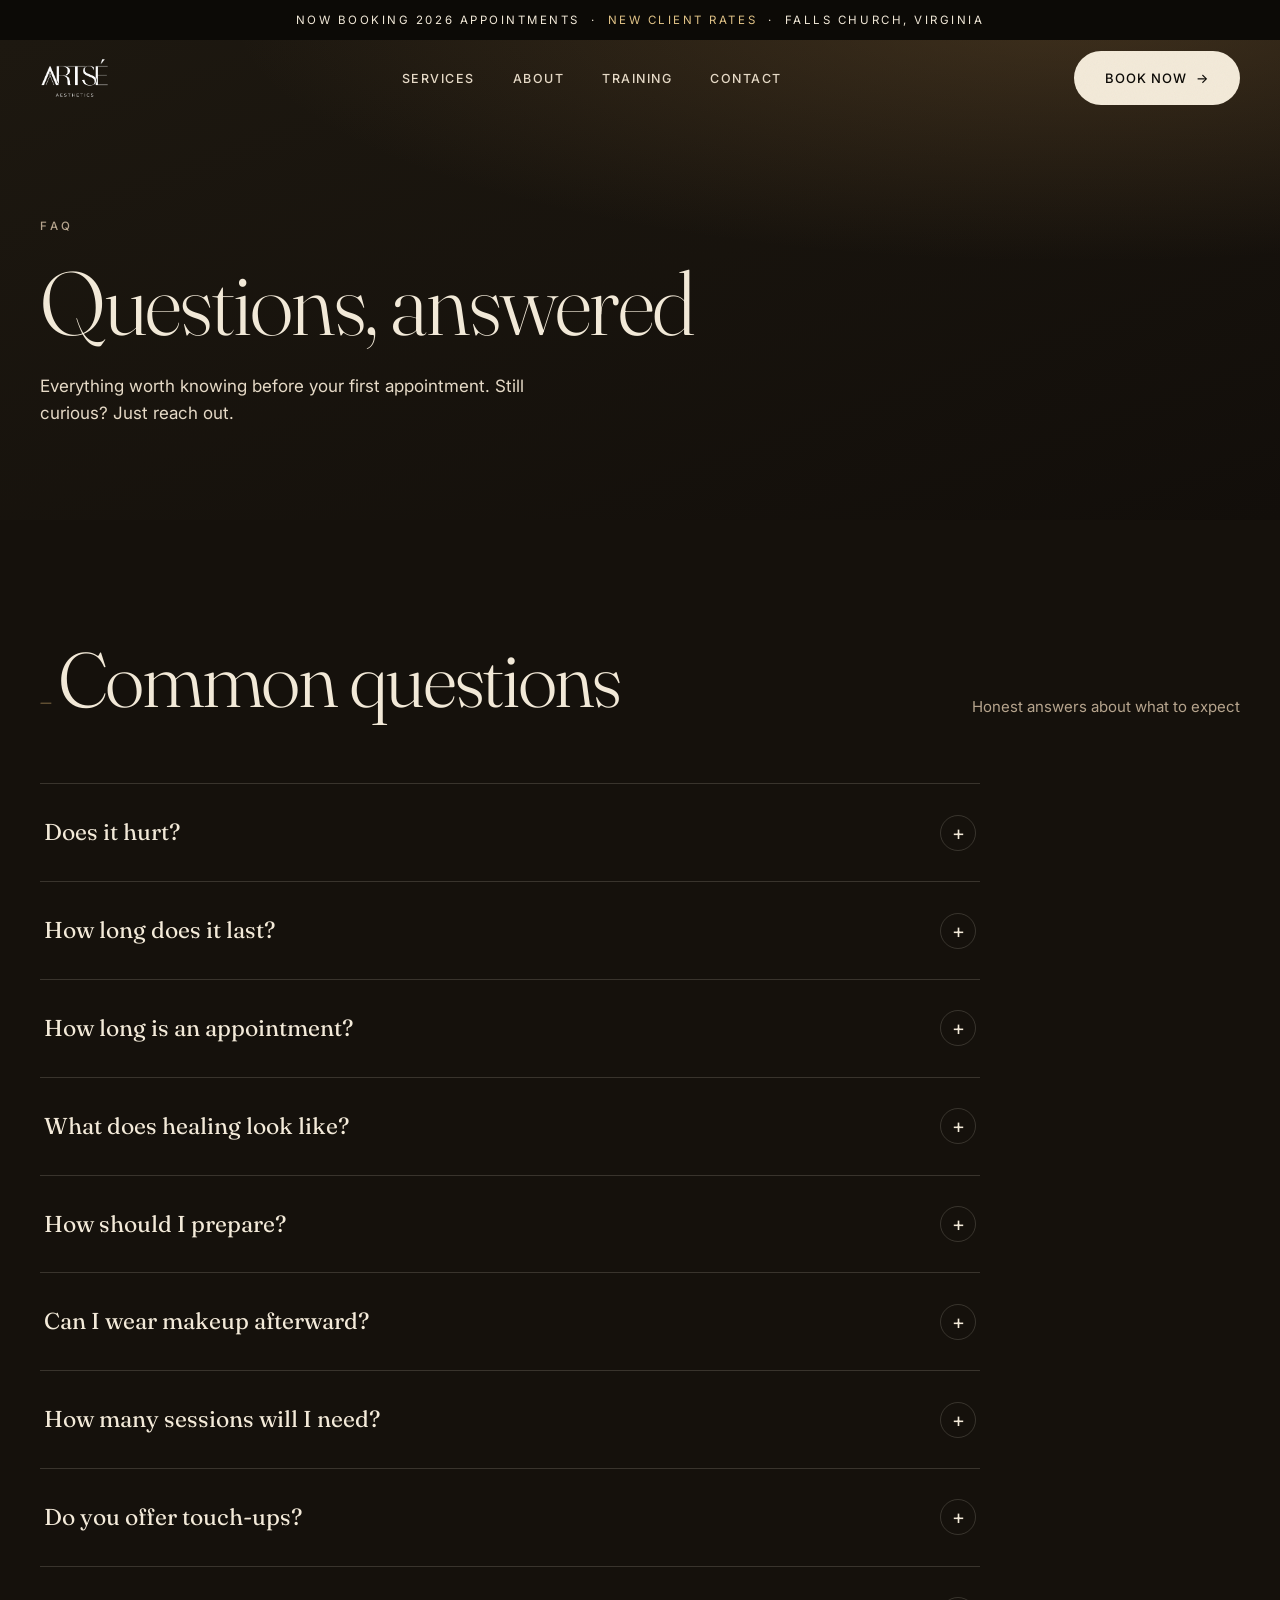
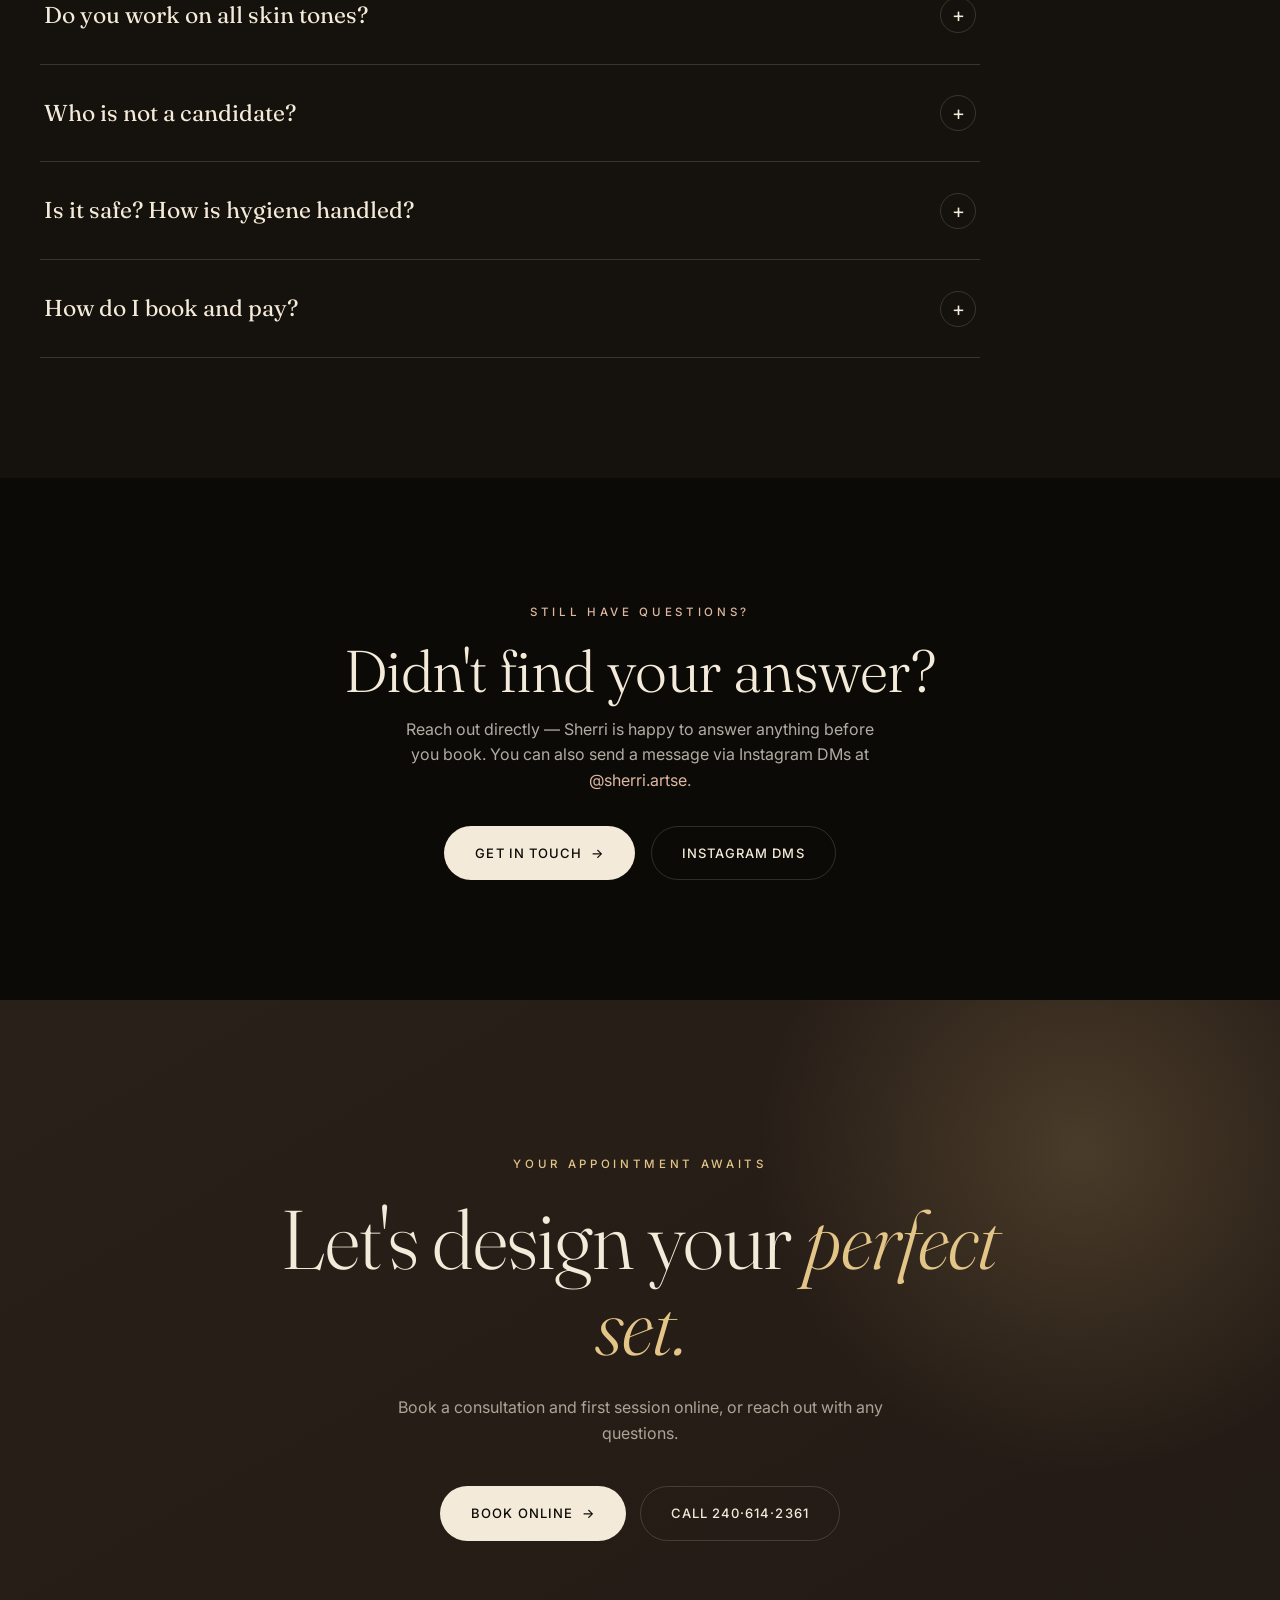
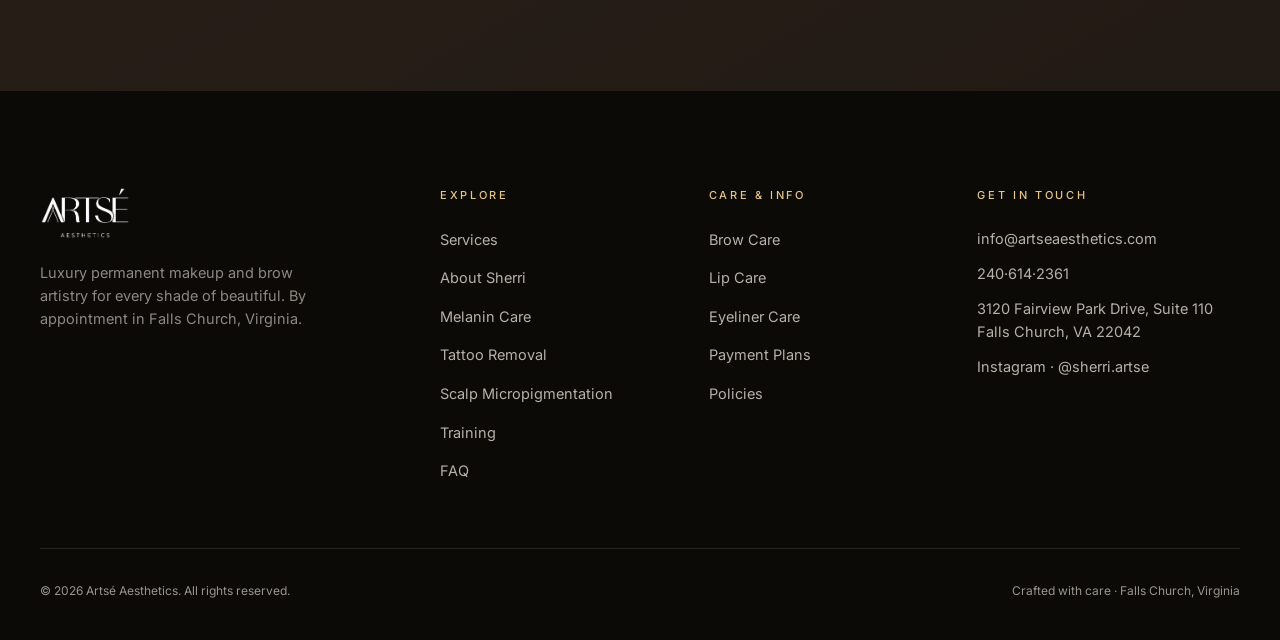
<file: faq.html>
<!DOCTYPE html>
<html lang="en">
<head>
<meta charset="UTF-8" />
<meta name="viewport" content="width=device-width, initial-scale=1.0" />
<title>FAQ — Permanent Makeup Questions | Artsé Aesthetics</title>
<meta name="description" content="Answers to common permanent makeup questions: pain, longevity, healing, candidacy, skin tones, booking and more." />
<link rel="canonical" href="https://www.artseaesthetics.com/faq.html" />
<meta name="theme-color" content="#221A14" />
<meta name="robots" content="index, follow" />
<meta property="og:type" content="website" />
<meta property="og:site_name" content="Artsé Aesthetics" />
<meta property="og:title" content="FAQ — Permanent Makeup Questions | Artsé Aesthetics" />
<meta property="og:description" content="Answers to common permanent makeup questions: pain, longevity, healing, candidacy, skin tones, booking and more." />
<meta property="og:url" content="https://www.artseaesthetics.com/faq.html" />
<meta property="og:image" content="https://www.artseaesthetics.com/assets/og.jpg" />
<meta property="og:image:width" content="1200" />
<meta property="og:image:height" content="630" />
<meta name="twitter:card" content="summary_large_image" />
<meta name="twitter:title" content="FAQ — Permanent Makeup Questions | Artsé Aesthetics" />
<meta name="twitter:description" content="Answers to common permanent makeup questions: pain, longevity, healing, candidacy, skin tones, booking and more." />
<meta name="twitter:image" content="https://www.artseaesthetics.com/assets/og.jpg" />
<link rel="icon" type="image/png" sizes="32x32" href="assets/favicon-32.png" />
<link rel="icon" type="image/png" sizes="16x16" href="assets/favicon-16.png" />
<link rel="icon" href="assets/favicon.ico" sizes="any" />
<link rel="apple-touch-icon" sizes="180x180" href="assets/apple-touch-icon.png" />
<link rel="preconnect" href="https://fonts.googleapis.com">
<link rel="preconnect" href="https://fonts.gstatic.com" crossorigin>
<link href="https://fonts.googleapis.com/css2?family=Fraunces:ital,opsz,wght@0,9..144,300;0,9..144,400;0,9..144,500;0,9..144,600;1,9..144,300;1,9..144,400&family=Inter:wght@300;400;500;600&display=swap" rel="stylesheet">
<link rel="stylesheet" href="styles.css" />
<script type="application/ld+json">
{
  "@context": "https://schema.org",
  "@type": "FAQPage",
  "mainEntity": [
    {
      "@type": "Question",
      "name": "Does permanent makeup hurt?",
      "acceptedAnswer": {
        "@type": "Answer",
        "text": "Topical numbing is applied before and during the procedure to keep you comfortable. Most clients describe a mild scratching sensation. Discomfort varies by treatment and individual sensitivity, but the experience is generally very manageable."
      }
    },
    {
      "@type": "Question",
      "name": "How long does permanent makeup last?",
      "acceptedAnswer": {
        "@type": "Answer",
        "text": "Results typically last 1–3 years depending on the treatment, your skin type, lifestyle, and sun exposure. Annual touch-ups are recommended to keep the color fresh and the shape refined."
      }
    },
    {
      "@type": "Question",
      "name": "How long is an appointment?",
      "acceptedAnswer": {
        "@type": "Answer",
        "text": "Appointments vary by service. Plan for 2–3 hours for most treatments to allow time for consultation, numbing, the procedure itself, and aftercare review. Your booking confirmation will include an estimated duration."
      }
    },
    {
      "@type": "Question",
      "name": "What does healing look like?",
      "acceptedAnswer": {
        "@type": "Answer",
        "text": "The treated area will appear bold and intense immediately after. Over the following 1–2 weeks, color softens as the skin heals and light flaking occurs. The true healed result is visible around 4–6 weeks post-appointment."
      }
    },
    {
      "@type": "Question",
      "name": "How should I prepare for my appointment?",
      "acceptedAnswer": {
        "@type": "Answer",
        "text": "Arrive with clean skin and no makeup on the treatment area. Avoid caffeine and alcohol the day of your appointment, and skip blood thinners if your doctor agrees. Full preparation guidance is available on the aftercare page."
      }
    },
    {
      "@type": "Question",
      "name": "Can I wear makeup afterward?",
      "acceptedAnswer": {
        "@type": "Answer",
        "text": "You should avoid applying makeup to the treated area during the healing period, typically 7–14 days depending on the service. Makeup elsewhere on the face is generally fine."
      }
    },
    {
      "@type": "Question",
      "name": "How many sessions will I need?",
      "acceptedAnswer": {
        "@type": "Answer",
        "text": "Most clients receive an initial session followed by a perfecting touch-up 6–8 weeks later. The touch-up refines color, fills any areas that healed unevenly, and completes the final result. Annual refreshers keep things looking their best after that."
      }
    },
    {
      "@type": "Question",
      "name": "Do you offer touch-ups?",
      "acceptedAnswer": {
        "@type": "Answer",
        "text": "Yes. A perfecting touch-up at 6–8 weeks is part of the process for most treatments. Annual color refreshers are also available to maintain your results over time."
      }
    },
    {
      "@type": "Question",
      "name": "Do you work on all skin tones?",
      "acceptedAnswer": {
        "@type": "Answer",
        "text": "Absolutely. Sherri has specific expertise in melanin-rich skin and tailors pigment selection and technique to each client's complexion for beautiful, natural-looking results on every skin tone."
      }
    },
    {
      "@type": "Question",
      "name": "Who is not a candidate for permanent makeup?",
      "acceptedAnswer": {
        "@type": "Answer",
        "text": "Permanent makeup is not recommended during pregnancy or breastfeeding. Certain medical conditions, medications, or skin concerns may also require doctor clearance before proceeding. This is reviewed during your consultation."
      }
    },
    {
      "@type": "Question",
      "name": "Is it safe? How do you handle hygiene?",
      "acceptedAnswer": {
        "@type": "Answer",
        "text": "Safety is a top priority. Single-use, sterile needles are used for every client without exception. All tools and surfaces are sanitised to strict standards, and Sherri follows professional protocols to ensure a clean, safe environment."
      }
    },
    {
      "@type": "Question",
      "name": "How do I book and pay?",
      "acceptedAnswer": {
        "@type": "Answer",
        "text": "Appointments are booked online through the booking link. New client rates apply to your first visit, and flexible payment plans are available. A deposit secures your time — full details are confirmed at booking."
      }
    }
  ]
}
</script>
</head>
<body class="theme-dark">
  <div class="progress" id="progress"></div>

  <div class="announce">Now booking 2026 appointments &nbsp;·&nbsp; <span>New client rates</span> &nbsp;·&nbsp; Falls Church, Virginia</div>

  <header id="header">
    <div class="wrap nav">
      <a href="index.html" class="brand" aria-label="Artsé Aesthetics home"><img src="assets/logo-light.png" alt="Artsé Aesthetics" /></a>
      <nav>
        <ul class="menu">
          <li><a href="services.html">Services</a></li>
          <li><a href="about.html">About</a></li>
          <li><a href="training.html">Training</a></li>
          <li><a href="contact.html">Contact</a></li>
        </ul>
      </nav>
      <div class="nav-cta">
        <a href="tel:240-614-2361" class="nav-phone">240·614·2361</a>
        <a href="https://app.acuityscheduling.com/schedule.php?owner=15010586" class="btn btn-solid">Book Now <span class="arrow">→</span></a>
        <button class="burger" aria-label="Open menu" aria-controls="mnav" aria-expanded="false" onclick="toggleMenu(true)"><span></span><span></span><span></span></button>
      </div>
    </div>
  </header>

  <div class="mnav" id="mnav" aria-hidden="true">
    <span class="mlogo"><img src="assets/logo-light.png" alt="Artsé Aesthetics" /></span>
    <button class="mnav-close" aria-label="Close menu" onclick="toggleMenu(false)">&times;</button>
    <nav>
      <a href="services.html" onclick="toggleMenu(false)">Services</a>
      <a href="about.html" onclick="toggleMenu(false)">About</a>
      <a href="training.html" onclick="toggleMenu(false)">Training</a>
      <a href="contact.html" onclick="toggleMenu(false)">Contact</a>
    </nav>
    <a href="https://app.acuityscheduling.com/schedule.php?owner=15010586" class="btn btn-solid mcta" onclick="toggleMenu(false)">Book Now <span class="arrow">&rarr;</span></a>
    <div class="mcontact"><a href="tel:240-614-2361">240·614·2361</a> &nbsp;·&nbsp; <a href="mailto:info@artseaesthetics.com">info@artseaesthetics.com</a></div>
  </div>

<main>

  <!-- Hero -->
  <section class="pad" style="background:radial-gradient(120% 95% at 84% -6%,rgba(150,112,64,.30),transparent 55%),linear-gradient(160deg,#1D1810,#120E0A);padding-top:172px;padding-bottom:92px">
    <div class="wrap">
      <span class="eyebrow">FAQ</span>
      <h1 style="font-size:clamp(46px,7vw,104px);font-weight:300;letter-spacing:-.02em;margin-top:18px;max-width:15ch">Questions, answered</h1>
      <p style="max-width:540px;color:var(--cocoa);font-size:17px;margin-top:24px">Everything worth knowing before your first appointment. Still curious? Just reach out.</p>
    </div>
  </section>

  <!-- FAQ Accordion -->
  <section class="pad">
    <div class="wrap">
      <div class="sec-head reveal">
        <h2><span class="num">—</span>Common questions</h2>
        <p class="right">Honest answers about what to expect</p>
      </div>

      <div class="faq-list reveal">

        <details class="faq-item">
          <summary>Does it hurt? <span class="pm">+</span></summary>
          <div class="a">
            <p>Topical numbing is applied before and during the procedure to keep you comfortable. Most clients describe a mild scratching sensation rather than pain. Discomfort varies by treatment and individual sensitivity, but the experience is generally very manageable. Sherri will check in with you throughout to make sure you feel at ease.</p>
          </div>
        </details>

        <details class="faq-item">
          <summary>How long does it last? <span class="pm">+</span></summary>
          <div class="a">
            <p>Results typically last 1–3 years depending on the treatment, your skin type, lifestyle, and sun exposure. Oilier skin and more sun exposure can fade pigment more quickly. Annual touch-ups are recommended to keep the color fresh and the shape refined over time.</p>
          </div>
        </details>

        <details class="faq-item">
          <summary>How long is an appointment? <span class="pm">+</span></summary>
          <div class="a">
            <p>Plan for 2–3 hours for most treatments. This allows time for a thorough consultation, numbing, the procedure itself, and aftercare review. Your booking confirmation will include an estimated duration specific to your service.</p>
          </div>
        </details>

        <details class="faq-item">
          <summary>What does healing look like? <span class="pm">+</span></summary>
          <div class="a">
            <p>The treated area will appear bold and intense immediately after the appointment — this is completely normal and expected. Over the following 1–2 weeks, color softens as the skin heals and light flaking occurs. The true healed result becomes visible around 4–6 weeks post-appointment. A perfecting touch-up at that stage completes the final look.</p>
          </div>
        </details>

        <details class="faq-item">
          <summary>How should I prepare? <span class="pm">+</span></summary>
          <div class="a">
            <p>Arrive with clean skin and no makeup on the treatment area. Avoid caffeine and alcohol the day of your appointment, and skip blood thinners if your doctor agrees. For lip blush, hydrate well and consider gentle exfoliation 2–3 days before. Full preparation guidance by treatment is on the <a href="aftercare.html">aftercare page</a>.</p>
          </div>
        </details>

        <details class="faq-item">
          <summary>Can I wear makeup afterward? <span class="pm">+</span></summary>
          <div class="a">
            <p>You should avoid applying makeup directly to the treated area during the healing period, typically 7–14 days depending on the service. Makeup elsewhere on the face is generally fine. Once healing is complete, you can wear whatever you like — most clients find they need far less.</p>
          </div>
        </details>

        <details class="faq-item">
          <summary>How many sessions will I need? <span class="pm">+</span></summary>
          <div class="a">
            <p>Most clients receive an initial session followed by a perfecting touch-up 6–8 weeks later. The touch-up refines color, fills any areas that healed lighter or unevenly, and completes the final result. After that, annual color refreshers keep your brows, lips, or liner looking their best.</p>
          </div>
        </details>

        <details class="faq-item">
          <summary>Do you offer touch-ups? <span class="pm">+</span></summary>
          <div class="a">
            <p>Yes. A perfecting touch-up at 6–8 weeks after your initial session is part of the process for most treatments and is highly recommended. Annual color refreshers are also available to maintain your results and keep the pigment looking fresh year after year.</p>
          </div>
        </details>

        <details class="faq-item">
          <summary>Do you work on all skin tones? <span class="pm">+</span></summary>
          <div class="a">
            <p>Absolutely. Sherri has dedicated expertise in melanin-rich skin and carefully tailors pigment selection and technique to each client's unique complexion. Beautiful, natural-looking results are possible for every skin tone. <a href="melanin-care.html">Learn more about Sherri's melanin-care approach.</a></p>
          </div>
        </details>

        <details class="faq-item">
          <summary>Who is not a candidate? <span class="pm">+</span></summary>
          <div class="a">
            <p>Permanent makeup is not recommended during pregnancy or breastfeeding. Certain medical conditions, medications, or active skin concerns — such as eczema or psoriasis on the treatment area — may require doctor clearance before proceeding. This is discussed during your consultation so we can make the right call together.</p>
          </div>
        </details>

        <details class="faq-item">
          <summary>Is it safe? How is hygiene handled? <span class="pm">+</span></summary>
          <div class="a">
            <p>Safety is non-negotiable. Single-use, sterile needles are used for every client without exception and disposed of immediately after. All surfaces and tools are sanitised to strict professional standards. Sherri follows established PMU hygiene protocols to ensure every appointment is clean and safe.</p>
          </div>
        </details>

        <details class="faq-item">
          <summary>How do I book and pay? <span class="pm">+</span></summary>
          <div class="a">
            <p>Appointments are booked online — just use the Book Now link and choose your service. New client rates apply to your first visit. Flexible payment plans are available so the investment fits comfortably. A deposit secures your time at booking; full payment details and terms are confirmed then.</p>
          </div>
        </details>

      </div>
    </div>
  </section>

  <!-- "Didn't find your answer?" band -->
  <section class="ethos pad">
    <div class="wrap" style="text-align:center">
      <span class="eyebrow" style="color:var(--blush)">Still have questions?</span>
      <h2 style="margin-top:16px;max-width:18ch;margin-left:auto;margin-right:auto">Didn't find your answer?</h2>
      <p style="color:rgba(247,241,232,.7);max-width:480px;margin:16px auto 0">Reach out directly — Sherri is happy to answer anything before you book. You can also send a message via Instagram DMs at <a href="https://www.instagram.com/sherri.artse" style="color:var(--blush);text-decoration:none">@sherri.artse</a>.</p>
      <div style="margin-top:2rem;display:flex;gap:1rem;justify-content:center;flex-wrap:wrap">
        <a href="contact.html" class="btn btn-light">Get in touch <span class="arrow">→</span></a>
        <a href="https://www.instagram.com/sherri.artse" class="btn btn-ghost" style="border-color:rgba(255,255,255,.3);color:var(--espresso)">Instagram DMs</a>
      </div>
    </div>
  </section>

  <!-- Closing CTA -->
  <section class="cta pad-lg">
    <div class="glow"></div>
    <div class="wrap inner reveal">
      <span class="eyebrow">Your appointment awaits</span>
      <h2>Let's design your <em>perfect set.</em></h2>
      <p>Book a consultation and first session online, or reach out with any questions.</p>
      <div class="cta-actions">
        <a href="https://app.acuityscheduling.com/schedule.php?owner=15010586" class="btn btn-light">Book online <span class="arrow">→</span></a>
        <a href="tel:240-614-2361" class="btn btn-ghost" style="border-color:rgba(255,255,255,.3);color:var(--espresso)">Call 240·614·2361</a>
      </div>
    </div>
  </section>

</main>

  <!-- Footer -->
  <footer class="foot" id="contact">
    <div class="wrap">
      <div class="foot-top">
        <div>
          <a href="index.html" class="brand"><img src="assets/logo-light.png" alt="Artsé Aesthetics" /></a>
          <p class="blurb">Luxury permanent makeup and brow artistry for every shade of beautiful. By appointment in Falls Church, Virginia.</p>
        </div>
        <div>
          <h5>Explore</h5>
          <ul>
            <li><a href="services.html">Services</a></li>
            <li><a href="about.html">About Sherri</a></li>
            <li><a href="melanin-care.html">Melanin Care</a></li>
          <li><a href="pico-laser.html">Tattoo Removal</a></li>
            <li><a href="smp.html">Scalp Micropigmentation</a></li>
            <li><a href="training.html">Training</a></li>
            <li><a href="faq.html">FAQ</a></li>
          </ul>
        </div>
        <div>
          <h5>Care &amp; Info</h5>
          <ul>
            <li><a href="aftercare.html#brow">Brow Care</a></li>
            <li><a href="aftercare.html#lip">Lip Care</a></li>
            <li><a href="aftercare.html#eyeliner">Eyeliner Care</a></li>
            <li><a href="payment-plans.html">Payment Plans</a></li>
            <li><a href="policies.html">Policies</a></li>
          </ul>
        </div>
        <div class="contact">
          <h5>Get in touch</h5>
          <a href="mailto:info@artseaesthetics.com">info@artseaesthetics.com</a>
          <a href="tel:240-614-2361">240·614·2361</a>
          <span>3120 Fairview Park Drive, Suite 110<br>Falls Church, VA 22042</span>
          <a href="https://www.instagram.com/sherri.artse">Instagram · @sherri.artse</a>
        </div>
      </div>
      <div class="foot-bot">
        <small>© 2026 Artsé Aesthetics. All rights reserved.</small>
        <small>Crafted with care · Falls Church, Virginia</small>
      </div>
    </div>
  </footer>

  <a class="book-bar" href="https://app.acuityscheduling.com/schedule.php?owner=15010586">Book your appointment <span>&rarr;</span></a>

  <script src="site.js" defer></script>
</body>
</html>
</file>
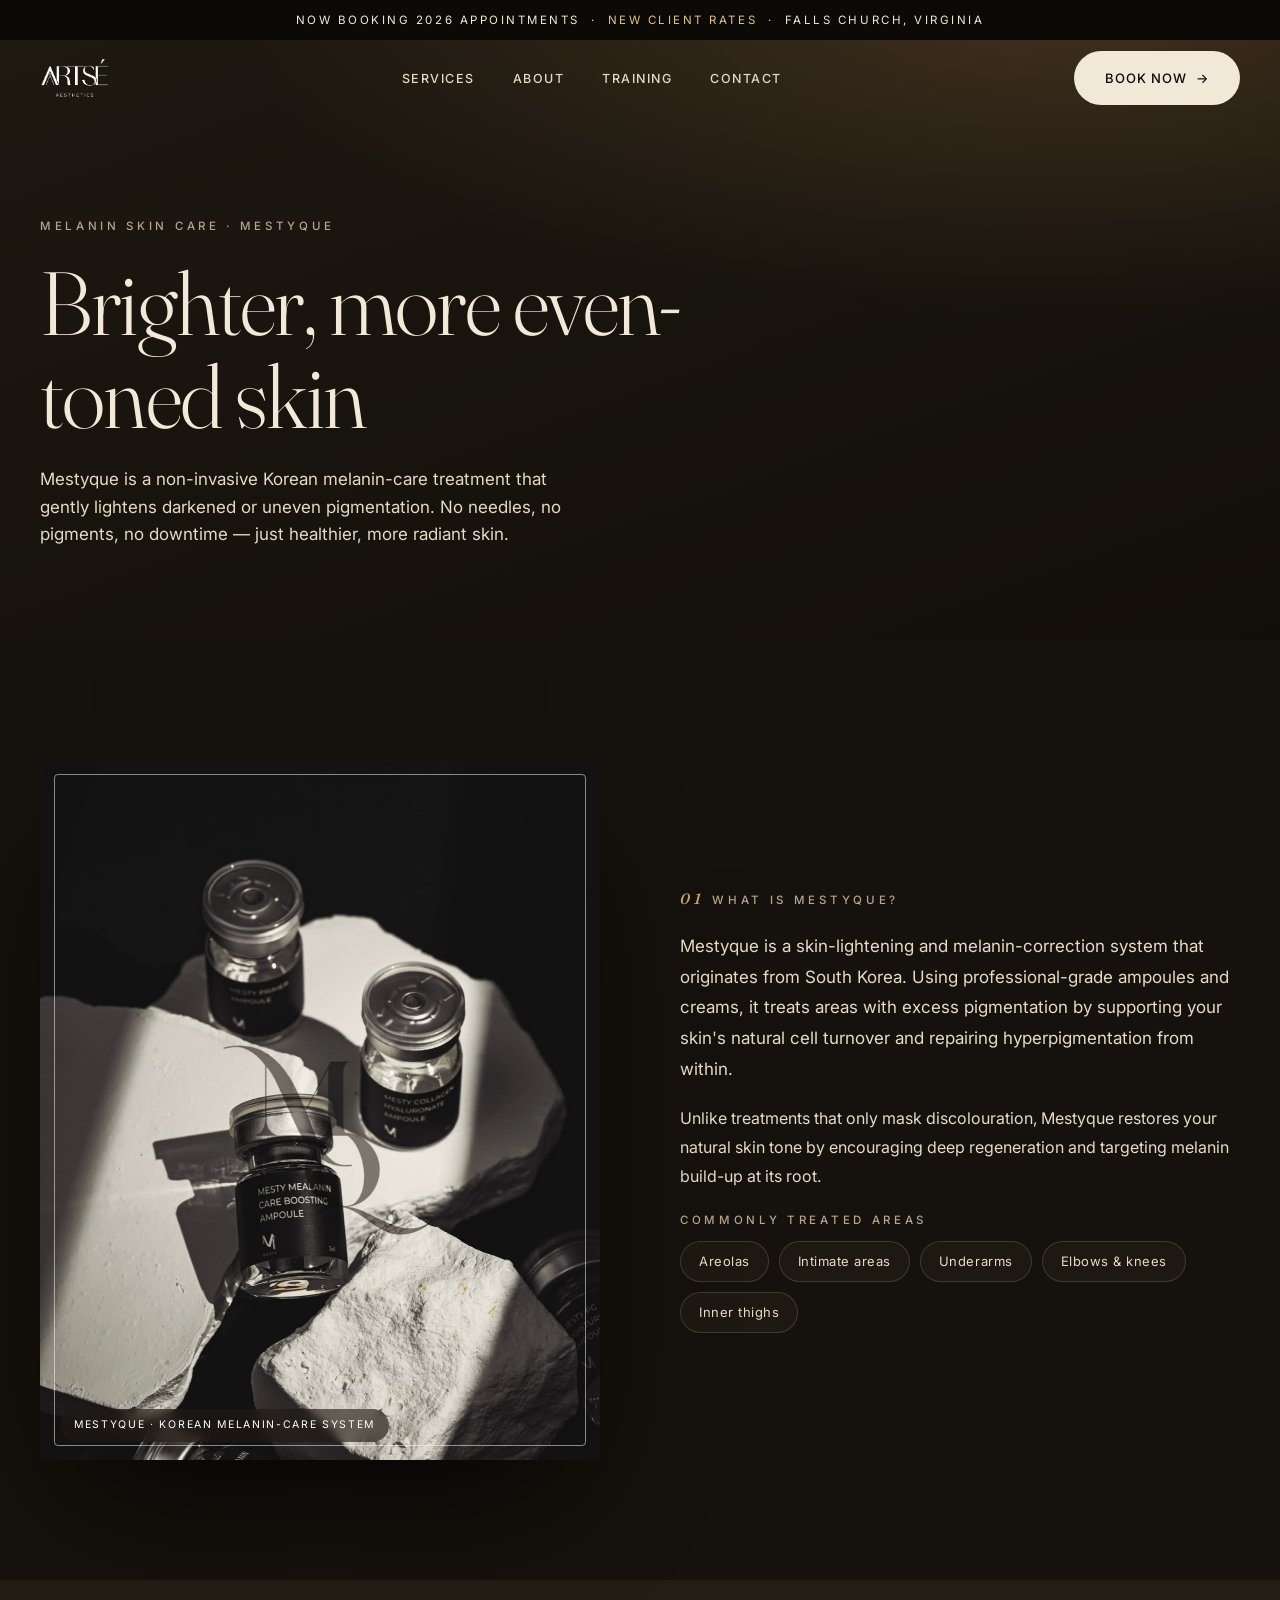
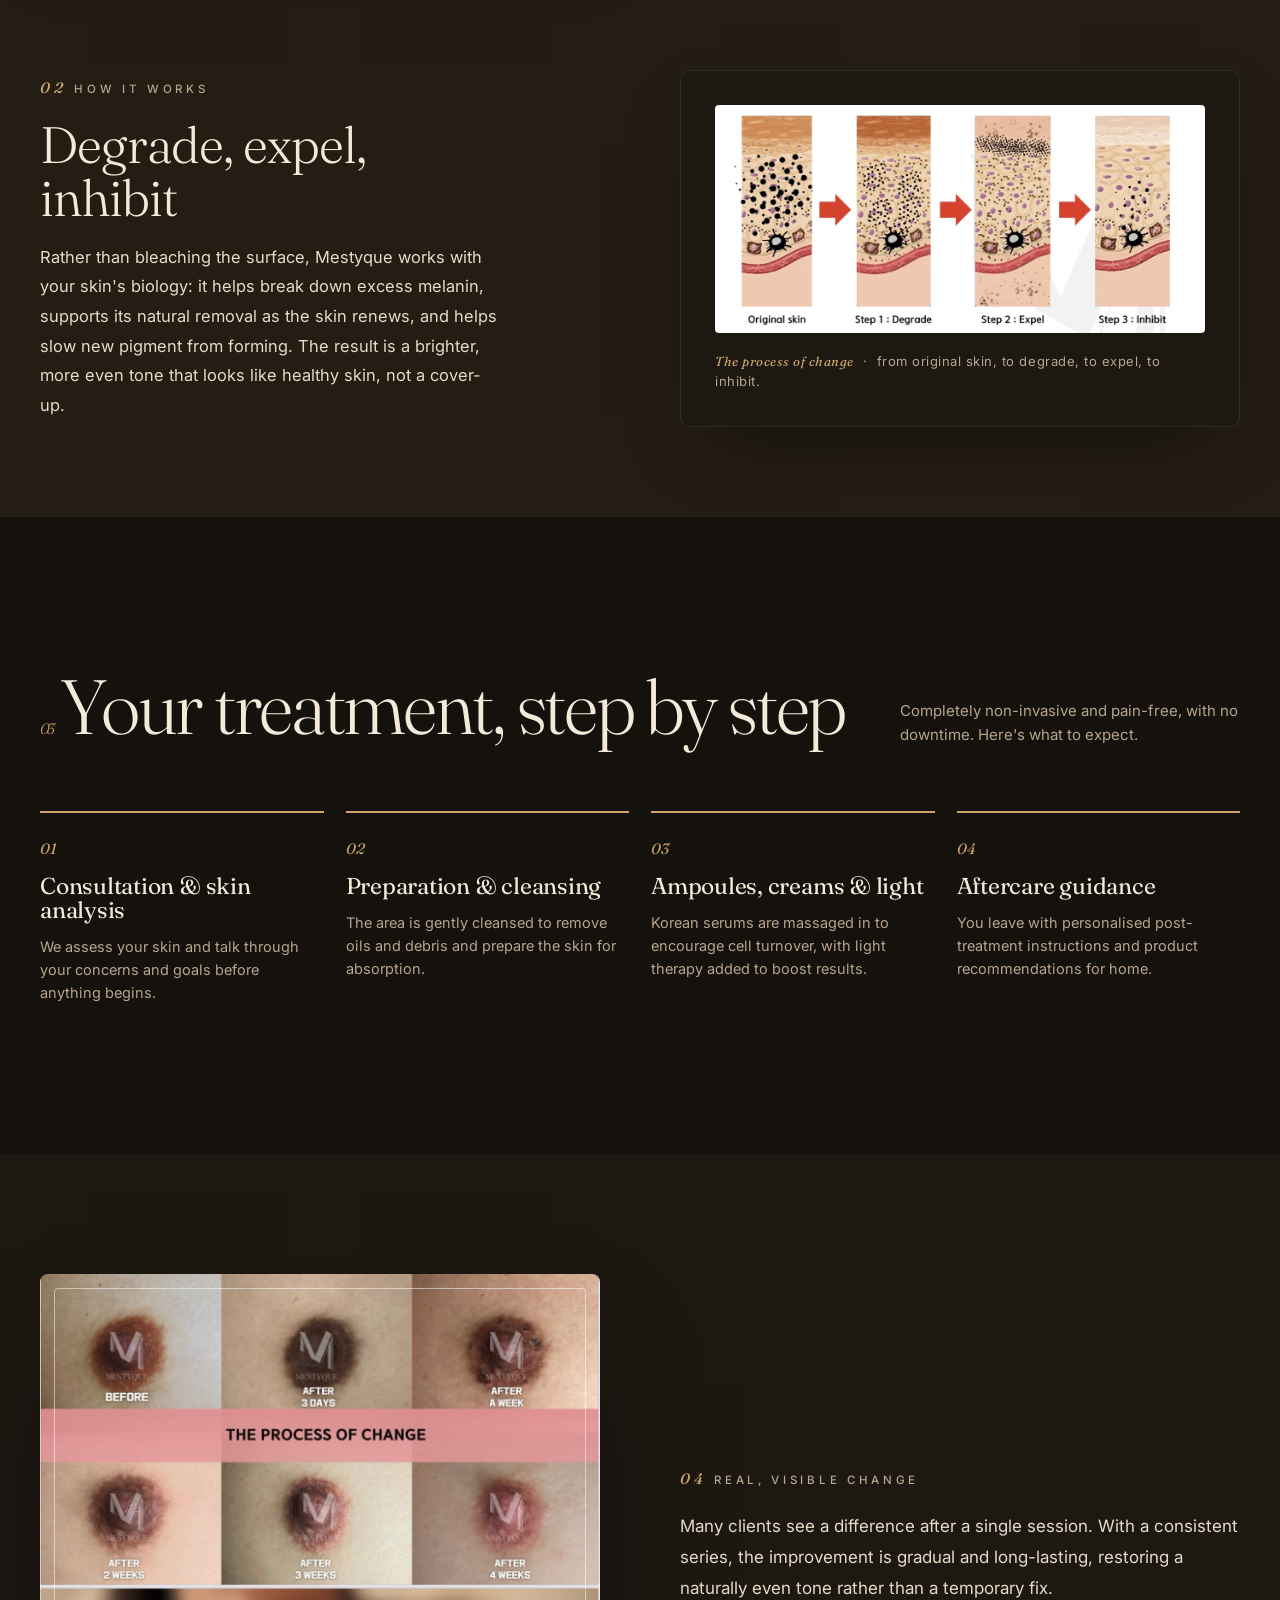
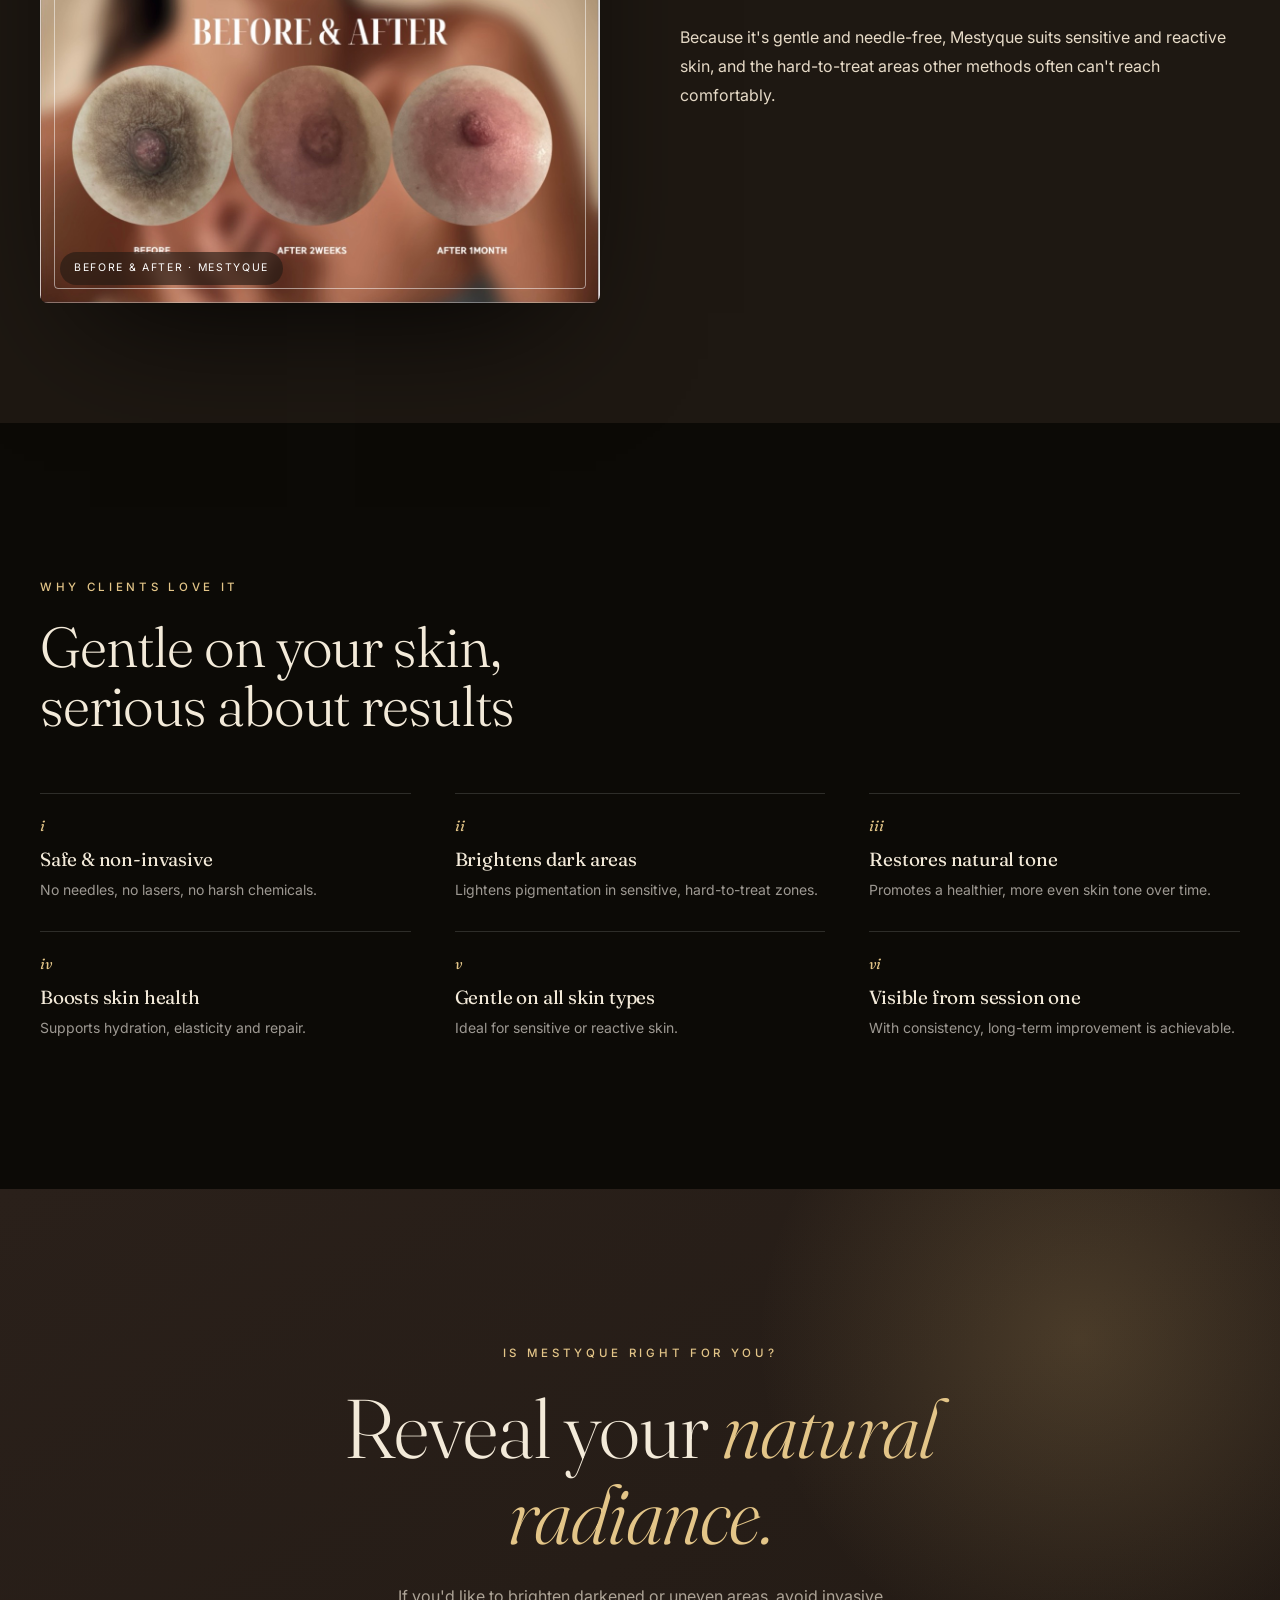
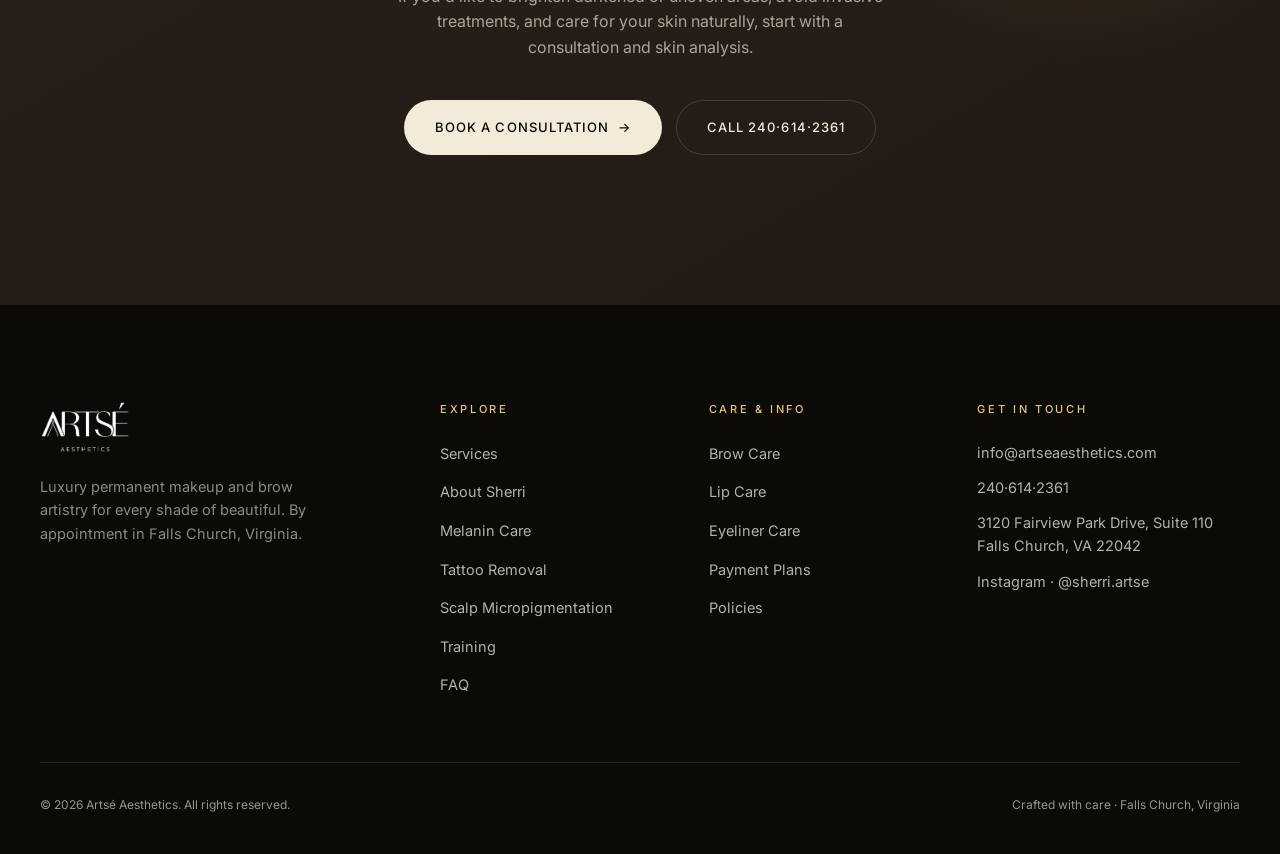
<file: melanin-care.html>
<!DOCTYPE html>
<html lang="en">
<head>
<meta charset="UTF-8" />
<meta name="viewport" content="width=device-width, initial-scale=1.0" />
<title>Melanin Skin Care — Mestyque Skin Brightening | Artsé Aesthetics</title>
<meta name="description" content="Mestyque is a non-invasive Korean melanin-care treatment that gently brightens darkened or uneven skin — no needles, no pigments, no downtime. At Artsé Aesthetics, Falls Church, VA." />
<link rel="canonical" href="https://www.artseaesthetics.com/melanin-care.html" />
<meta name="theme-color" content="#221A14" />
<meta name="robots" content="index, follow" />
<meta property="og:type" content="website" />
<meta property="og:site_name" content="Artsé Aesthetics" />
<meta property="og:title" content="Melanin Skin Care — Mestyque Skin Brightening | Artsé Aesthetics" />
<meta property="og:description" content="A non-invasive Korean melanin-care treatment that gently brightens darkened or uneven pigmentation. No needles, no downtime." />
<meta property="og:url" content="https://www.artseaesthetics.com/melanin-care.html" />
<meta property="og:image" content="https://www.artseaesthetics.com/assets/og.jpg" />
<meta property="og:image:width" content="1200" />
<meta property="og:image:height" content="630" />
<meta name="twitter:card" content="summary_large_image" />
<meta name="twitter:title" content="Melanin Skin Care — Mestyque Skin Brightening | Artsé Aesthetics" />
<meta name="twitter:description" content="A non-invasive Korean melanin-care treatment that gently brightens darkened or uneven pigmentation." />
<meta name="twitter:image" content="https://www.artseaesthetics.com/assets/og.jpg" />
<link rel="icon" type="image/png" sizes="32x32" href="assets/favicon-32.png" />
<link rel="icon" type="image/png" sizes="16x16" href="assets/favicon-16.png" />
<link rel="icon" href="assets/favicon.ico" sizes="any" />
<link rel="apple-touch-icon" sizes="180x180" href="assets/apple-touch-icon.png" />
<link rel="preconnect" href="https://fonts.googleapis.com">
<link rel="preconnect" href="https://fonts.gstatic.com" crossorigin>
<link href="https://fonts.googleapis.com/css2?family=Fraunces:ital,opsz,wght@0,9..144,300;0,9..144,400;0,9..144,500;0,9..144,600;1,9..144,300;1,9..144,400&family=Inter:wght@300;400;500;600&display=swap" rel="stylesheet">
<link rel="stylesheet" href="styles.css" />
<style>
  .areas{display:flex;flex-wrap:wrap;gap:10px;margin-top:8px}
  .areas span{font-size:13px;letter-spacing:.04em;color:var(--cocoa);background:var(--ivory-2);border:1px solid var(--line);border-radius:100px;padding:9px 18px}
  .science-wrap{background:var(--ivory-2);border:1px solid var(--line-soft);border-radius:10px;padding:34px;box-shadow:var(--shadow)}
  .science-wrap img{width:100%;height:auto;display:block;border-radius:4px}
  .science-cap{margin-top:18px;font-size:13px;letter-spacing:.04em;color:var(--mocha)}
  .science-cap b{font-family:'Fraunces',serif;font-style:italic;font-weight:400;color:var(--gilt)}
  .benefits{display:grid;grid-template-columns:repeat(3,1fr);gap:30px 44px;margin-top:58px}
  .benefit{border-top:1px solid rgba(255,255,255,.14);padding-top:20px}
  .benefit .bn{font-family:'Fraunces',serif;font-style:italic;color:var(--gilt-2);font-size:15px}
  .benefit h4{color:var(--espresso);font-weight:400;font-size:19px;margin:12px 0 8px}
  .benefit p{color:rgba(247,241,232,.62);font-size:14px;line-height:1.65;margin:0}
  @media(max-width:860px){.benefits{grid-template-columns:1fr 1fr}}
  @media(max-width:560px){.benefits{grid-template-columns:1fr}}
</style>
</head>
<body class="theme-dark">
  <div class="progress" id="progress"></div>

  <div class="announce">Now booking 2026 appointments &nbsp;·&nbsp; <span>New client rates</span> &nbsp;·&nbsp; Falls Church, Virginia</div>

  <header id="header">
    <div class="wrap nav">
      <a href="index.html" class="brand" aria-label="Artsé Aesthetics home"><img src="assets/logo-light.png" alt="Artsé Aesthetics" /></a>
      <nav>
        <ul class="menu">
          <li><a href="services.html">Services</a></li>
          <li><a href="about.html">About</a></li>
          <li><a href="training.html">Training</a></li>
          <li><a href="contact.html">Contact</a></li>
        </ul>
      </nav>
      <div class="nav-cta">
        <a href="tel:240-614-2361" class="nav-phone">240·614·2361</a>
        <a href="https://app.acuityscheduling.com/schedule.php?owner=15010586" class="btn btn-solid">Book Now <span class="arrow">→</span></a>
        <button class="burger" aria-label="Open menu" aria-controls="mnav" aria-expanded="false" onclick="toggleMenu(true)"><span></span><span></span><span></span></button>
      </div>
    </div>
  </header>

  <div class="mnav" id="mnav" aria-hidden="true">
    <span class="mlogo"><img src="assets/logo-light.png" alt="Artsé Aesthetics" /></span>
    <button class="mnav-close" aria-label="Close menu" onclick="toggleMenu(false)">&times;</button>
    <nav>
      <a href="services.html" onclick="toggleMenu(false)">Services</a>
      <a href="about.html" onclick="toggleMenu(false)">About</a>
      <a href="training.html" onclick="toggleMenu(false)">Training</a>
      <a href="contact.html" onclick="toggleMenu(false)">Contact</a>
    </nav>
    <a href="https://app.acuityscheduling.com/schedule.php?owner=15010586" class="btn btn-solid mcta" onclick="toggleMenu(false)">Book Now <span class="arrow">&rarr;</span></a>
    <div class="mcontact"><a href="tel:240-614-2361">240·614·2361</a> &nbsp;·&nbsp; <a href="mailto:info@artseaesthetics.com">info@artseaesthetics.com</a></div>
  </div>

<main>

  <!-- Hero -->
  <section class="pad" style="background:radial-gradient(120% 95% at 84% -6%,rgba(150,112,64,.30),transparent 55%),linear-gradient(160deg,#1D1810,#120E0A);padding-top:172px;padding-bottom:92px">
    <div class="wrap">
      <span class="eyebrow">Melanin Skin Care <span class="dot" style="color:var(--gilt)">·</span> Mestyque</span>
      <h1 style="font-size:clamp(46px,7vw,104px);font-weight:300;letter-spacing:-.02em;margin-top:18px;max-width:16ch">Brighter, more even-toned skin</h1>
      <p style="max-width:560px;color:var(--cocoa);font-size:17px;margin-top:24px">Mestyque is a non-invasive Korean melanin-care treatment that gently lightens darkened or uneven pigmentation. No needles, no pigments, no downtime — just healthier, more radiant skin.</p>
    </div>
  </section>

  <!-- What is Mestyque -->
  <section class="pad">
    <div class="wrap">
      <div class="split">
        <div class="plate framed reveal">
          <img src="assets/mesty-product.jpg" alt="Mestyque melanin-care ampoules" loading="lazy" decoding="async" />
          <span class="tag">Mestyque · Korean melanin-care system</span>
        </div>
        <div class="reveal" style="display:flex;flex-direction:column;justify-content:center;gap:20px;padding:24px 0">
          <span class="eyebrow"><span class="num" style="margin:0 8px 0 0">01</span>What is Mestyque?</span>
          <p style="font-size:17px;line-height:1.8;color:var(--cocoa)">Mestyque is a skin-lightening and melanin-correction system that originates from South Korea. Using professional-grade ampoules and creams, it treats areas with excess pigmentation by supporting your skin's natural cell turnover and repairing hyperpigmentation from within.</p>
          <p style="font-size:16px;line-height:1.8;color:var(--cocoa)">Unlike treatments that only mask discolouration, Mestyque restores your natural skin tone by encouraging deep regeneration and targeting melanin build-up at its root.</p>
          <div>
            <span class="eyebrow" style="display:block;margin-bottom:12px">Commonly treated areas</span>
            <div class="areas">
              <span>Areolas</span><span>Intimate areas</span><span>Underarms</span><span>Elbows &amp; knees</span><span>Inner thighs</span>
            </div>
          </div>
        </div>
      </div>
    </div>
  </section>

  <!-- Science strip -->
  <section class="pad" style="background:var(--sand);padding-top:90px;padding-bottom:90px">
    <div class="wrap">
      <div class="split">
        <div class="reveal" style="display:flex;flex-direction:column;justify-content:center;gap:18px">
          <span class="eyebrow"><span class="num" style="margin:0 8px 0 0">02</span>How it works</span>
          <h2 style="font-size:clamp(30px,4vw,52px);font-weight:300;letter-spacing:-.02em;max-width:14ch">Degrade, expel, inhibit</h2>
          <p style="font-size:16.5px;line-height:1.8;color:var(--cocoa);max-width:46ch">Rather than bleaching the surface, Mestyque works with your skin's biology: it helps break down excess melanin, supports its natural removal as the skin renews, and helps slow new pigment from forming. The result is a brighter, more even tone that looks like healthy skin, not a cover-up.</p>
        </div>
        <div class="science-wrap reveal">
          <img src="assets/mesty-science.jpg" alt="How Mestyque degrades, expels and inhibits excess melanin in the skin" loading="lazy" decoding="async" />
          <p class="science-cap"><b>The process of change</b> &nbsp;·&nbsp; from original skin, to degrade, to expel, to inhibit.</p>
        </div>
      </div>
    </div>
  </section>

  <!-- The treatment / steps -->
  <section class="pad-lg">
    <div class="wrap">
      <div class="sec-head reveal">
        <h2><span class="num">03</span>Your treatment, step by step</h2>
        <p class="right">Completely non-invasive and pain-free, with no downtime. Here's what to expect.</p>
      </div>
      <div class="steps">
        <div class="step reveal"><div class="n">01</div><h4>Consultation &amp; skin analysis</h4><p>We assess your skin and talk through your concerns and goals before anything begins.</p></div>
        <div class="step reveal"><div class="n">02</div><h4>Preparation &amp; cleansing</h4><p>The area is gently cleansed to remove oils and debris and prepare the skin for absorption.</p></div>
        <div class="step reveal"><div class="n">03</div><h4>Ampoules, creams &amp; light</h4><p>Korean serums are massaged in to encourage cell turnover, with light therapy added to boost results.</p></div>
        <div class="step reveal"><div class="n">04</div><h4>Aftercare guidance</h4><p>You leave with personalised post-treatment instructions and product recommendations for home.</p></div>
      </div>
    </div>
  </section>

  <!-- Before & after -->
  <section class="pad" style="background:var(--ivory-2)">
    <div class="wrap">
      <div class="split">
        <div class="plate framed reveal" style="aspect-ratio:auto">
          <img src="assets/mesty-results.jpg" alt="Before and after Mestyque melanin-care treatment" loading="lazy" decoding="async" style="position:static;height:auto" />
          <span class="tag">Before &amp; after · Mestyque</span>
        </div>
        <div class="reveal" style="display:flex;flex-direction:column;justify-content:center;gap:20px;padding:24px 0">
          <span class="eyebrow"><span class="num" style="margin:0 8px 0 0">04</span>Real, visible change</span>
          <p style="font-size:17px;line-height:1.8;color:var(--cocoa)">Many clients see a difference after a single session. With a consistent series, the improvement is gradual and long-lasting, restoring a naturally even tone rather than a temporary fix.</p>
          <p style="font-size:16px;line-height:1.8;color:var(--cocoa)">Because it's gentle and needle-free, Mestyque suits sensitive and reactive skin, and the hard-to-treat areas other methods often can't reach comfortably.</p>
        </div>
      </div>
    </div>
  </section>

  <!-- Benefits — dark band -->
  <section class="ethos pad-lg">
    <div class="wrap">
      <div class="reveal">
        <span class="eyebrow" style="color:var(--gilt-2)">Why clients love it</span>
        <h2 style="font-family:'Fraunces',serif;font-weight:300;font-size:clamp(30px,4.4vw,58px);letter-spacing:-.02em;color:var(--espresso);margin-top:20px;max-width:18ch">Gentle on your skin, serious about results</h2>
      </div>
      <div class="benefits">
        <div class="benefit reveal"><div class="bn">i</div><h4>Safe &amp; non-invasive</h4><p>No needles, no lasers, no harsh chemicals.</p></div>
        <div class="benefit reveal"><div class="bn">ii</div><h4>Brightens dark areas</h4><p>Lightens pigmentation in sensitive, hard-to-treat zones.</p></div>
        <div class="benefit reveal"><div class="bn">iii</div><h4>Restores natural tone</h4><p>Promotes a healthier, more even skin tone over time.</p></div>
        <div class="benefit reveal"><div class="bn">iv</div><h4>Boosts skin health</h4><p>Supports hydration, elasticity and repair.</p></div>
        <div class="benefit reveal"><div class="bn">v</div><h4>Gentle on all skin types</h4><p>Ideal for sensitive or reactive skin.</p></div>
        <div class="benefit reveal"><div class="bn">vi</div><h4>Visible from session one</h4><p>With consistency, long-term improvement is achievable.</p></div>
      </div>
    </div>
  </section>

  <!-- Is it right for you + CTA -->
  <section class="cta pad-lg">
    <div class="glow"></div>
    <div class="wrap inner reveal">
      <span class="eyebrow">Is Mestyque right for you?</span>
      <h2>Reveal your <em>natural radiance.</em></h2>
      <p>If you'd like to brighten darkened or uneven areas, avoid invasive treatments, and care for your skin naturally, start with a consultation and skin analysis.</p>
      <div class="cta-actions">
        <a href="https://app.acuityscheduling.com/schedule.php?owner=15010586" class="btn btn-light">Book a consultation <span class="arrow">→</span></a>
        <a href="tel:240-614-2361" class="btn btn-ghost" style="border-color:rgba(255,255,255,.3);color:var(--espresso)">Call 240·614·2361</a>
      </div>
    </div>
  </section>

</main>

  <!-- Footer -->
  <footer class="foot" id="contact">
    <div class="wrap">
      <div class="foot-top">
        <div>
          <a href="index.html" class="brand"><img src="assets/logo-light.png" alt="Artsé Aesthetics" /></a>
          <p class="blurb">Luxury permanent makeup and brow artistry for every shade of beautiful. By appointment in Falls Church, Virginia.</p>
        </div>
        <div>
          <h5>Explore</h5>
          <ul>
            <li><a href="services.html">Services</a></li>
            <li><a href="about.html">About Sherri</a></li>
            <li><a href="melanin-care.html">Melanin Care</a></li>
          <li><a href="pico-laser.html">Tattoo Removal</a></li>
            <li><a href="smp.html">Scalp Micropigmentation</a></li>
            <li><a href="training.html">Training</a></li>
            <li><a href="faq.html">FAQ</a></li>
          </ul>
        </div>
        <div>
          <h5>Care &amp; Info</h5>
          <ul>
            <li><a href="aftercare.html#brow">Brow Care</a></li>
            <li><a href="aftercare.html#lip">Lip Care</a></li>
            <li><a href="aftercare.html#eyeliner">Eyeliner Care</a></li>
            <li><a href="payment-plans.html">Payment Plans</a></li>
            <li><a href="policies.html">Policies</a></li>
          </ul>
        </div>
        <div class="contact">
          <h5>Get in touch</h5>
          <a href="mailto:info@artseaesthetics.com">info@artseaesthetics.com</a>
          <a href="tel:240-614-2361">240·614·2361</a>
          <span>3120 Fairview Park Drive, Suite 110<br>Falls Church, VA 22042</span>
          <a href="https://www.instagram.com/sherri.artse">Instagram · @sherri.artse</a>
        </div>
      </div>
      <div class="foot-bot">
        <small>© 2026 Artsé Aesthetics. All rights reserved.</small>
        <small>Crafted with care · Falls Church, Virginia</small>
      </div>
    </div>
  </footer>

  <a class="book-bar" href="https://app.acuityscheduling.com/schedule.php?owner=15010586">Book your appointment <span>&rarr;</span></a>

  <script src="site.js" defer></script>
</body>
</html>
</file>
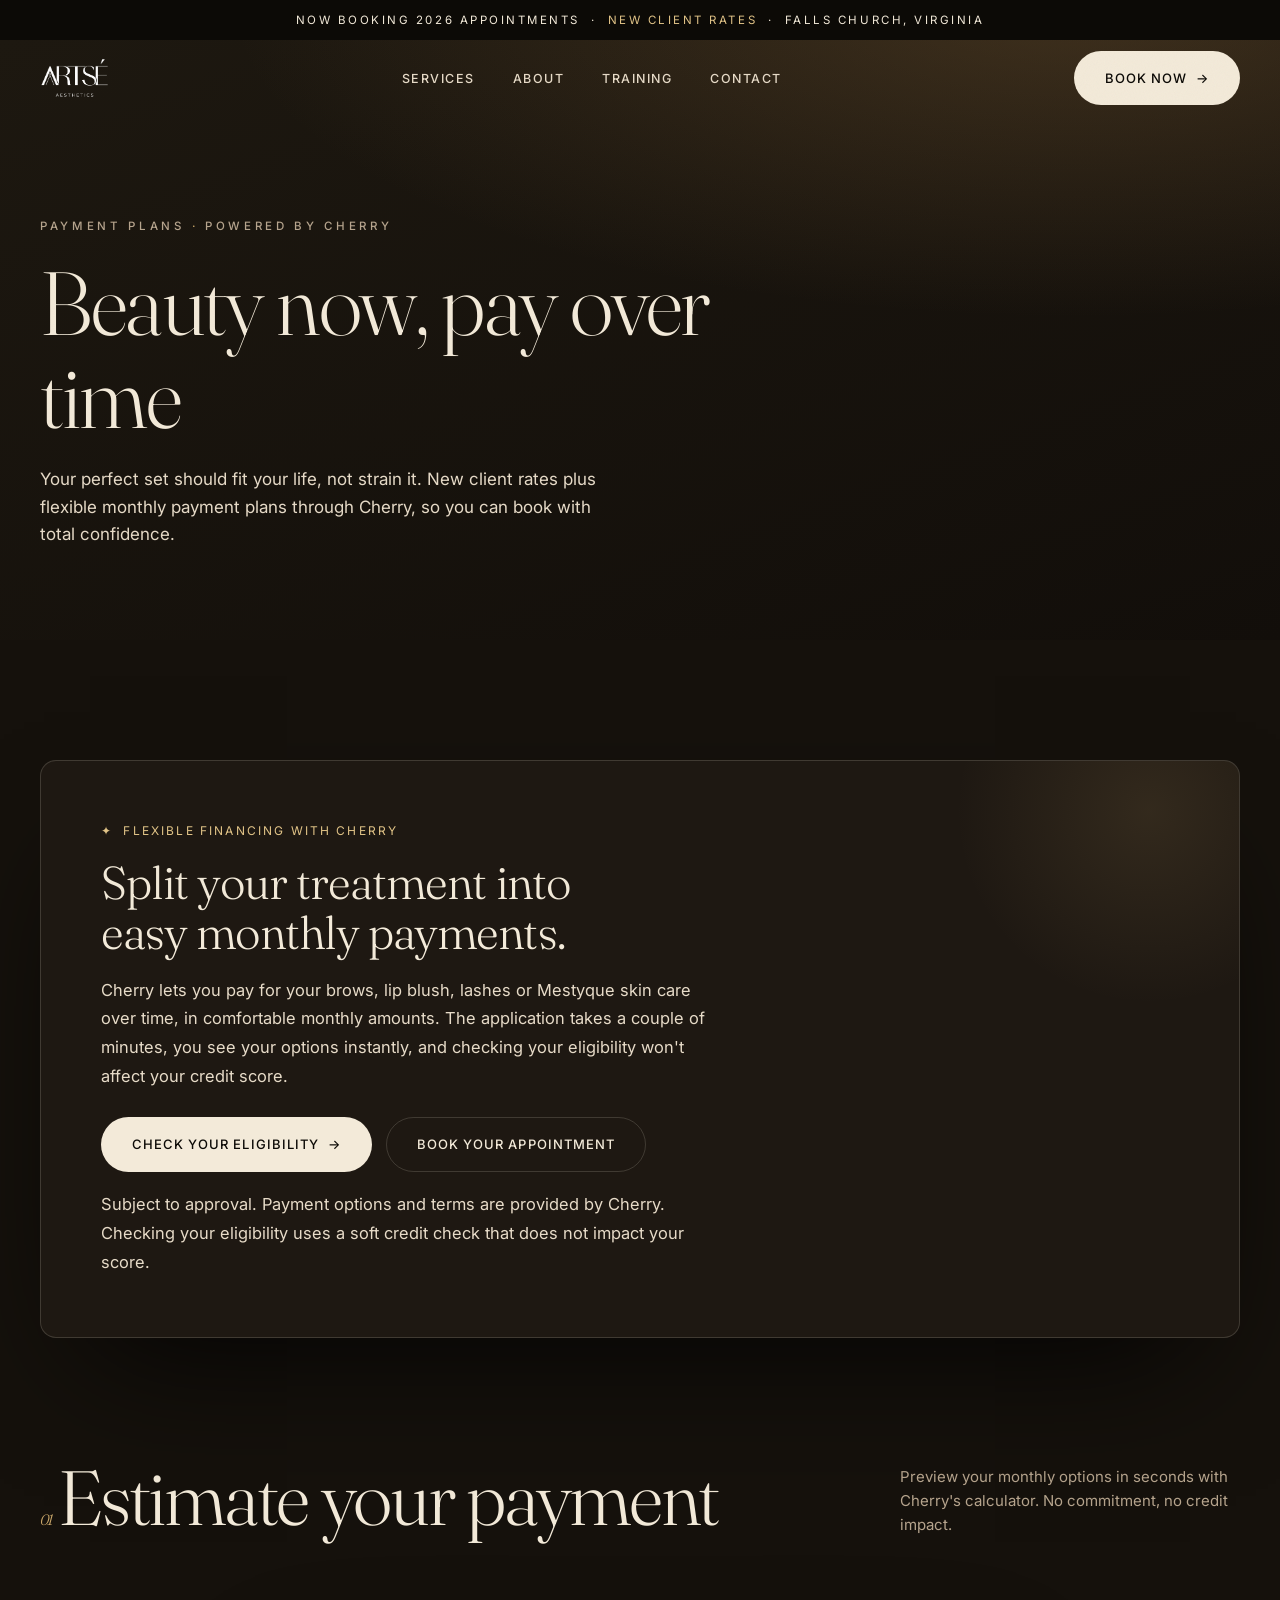
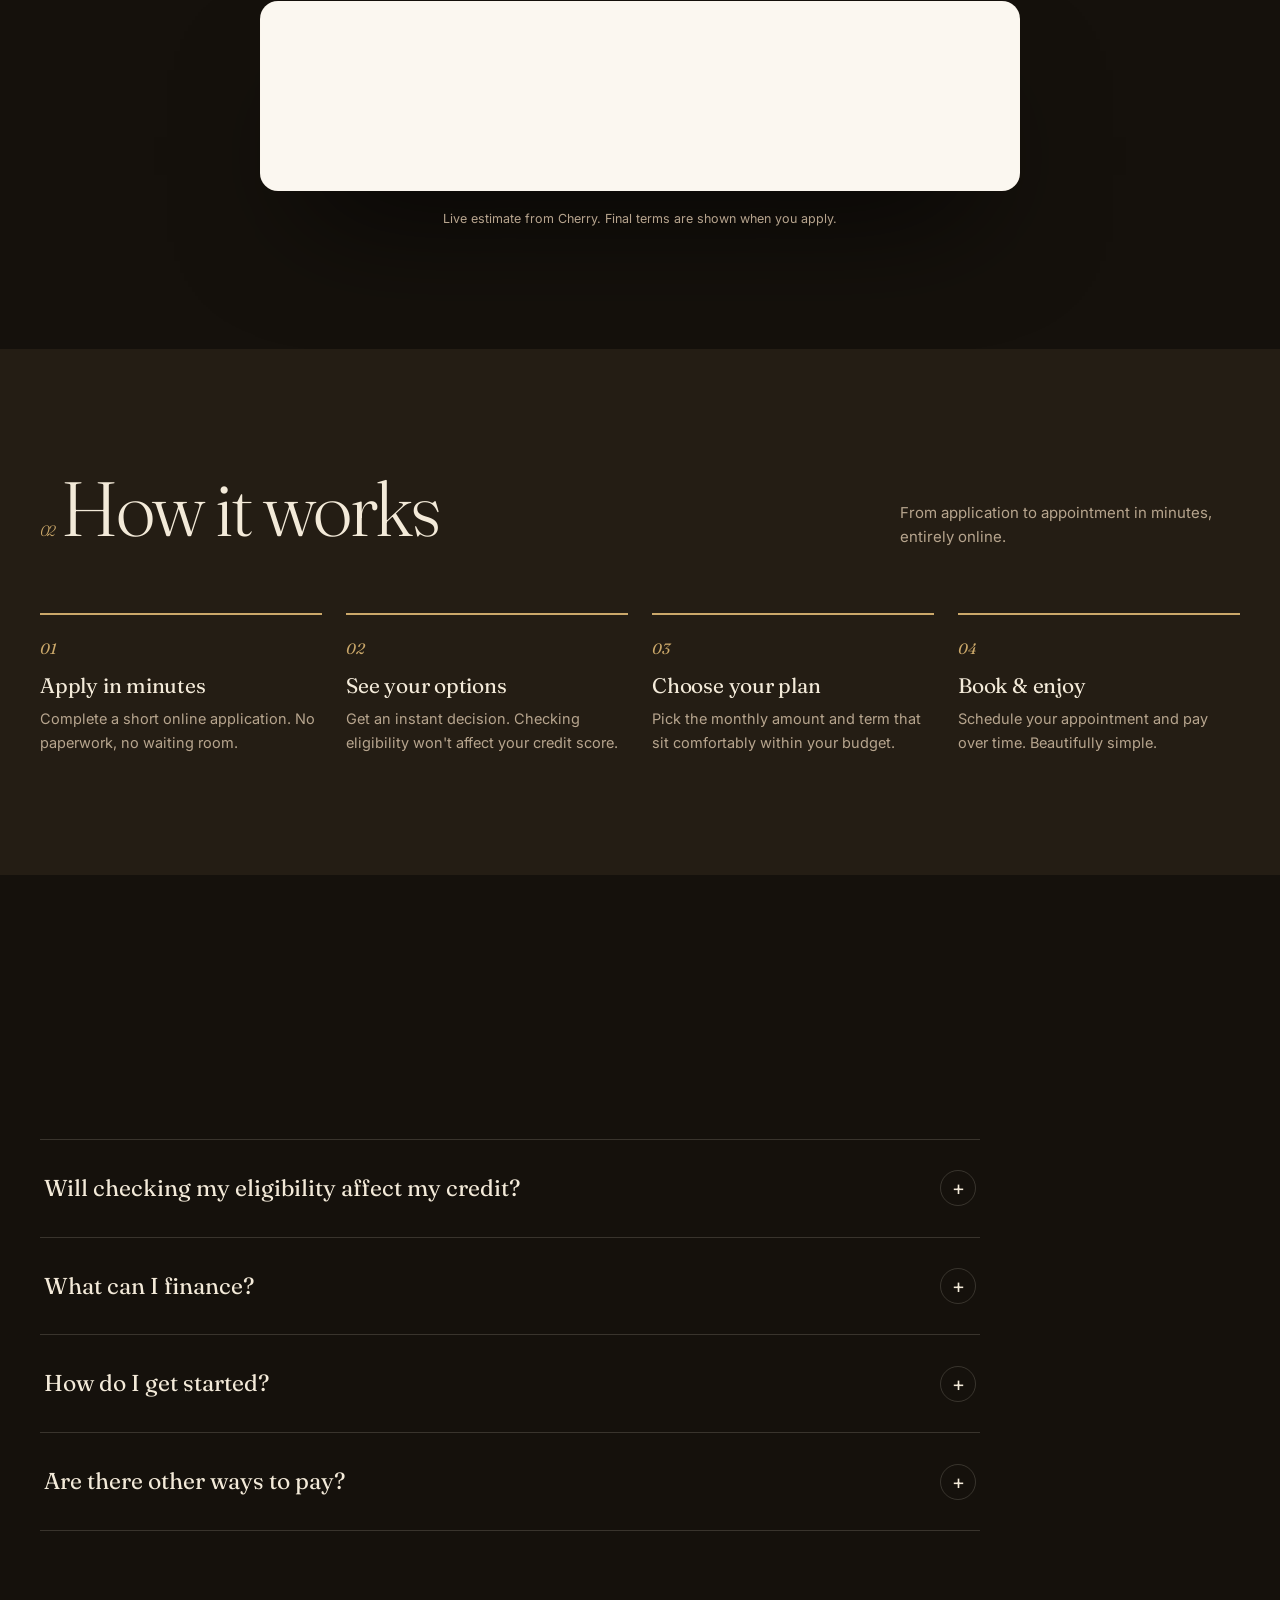
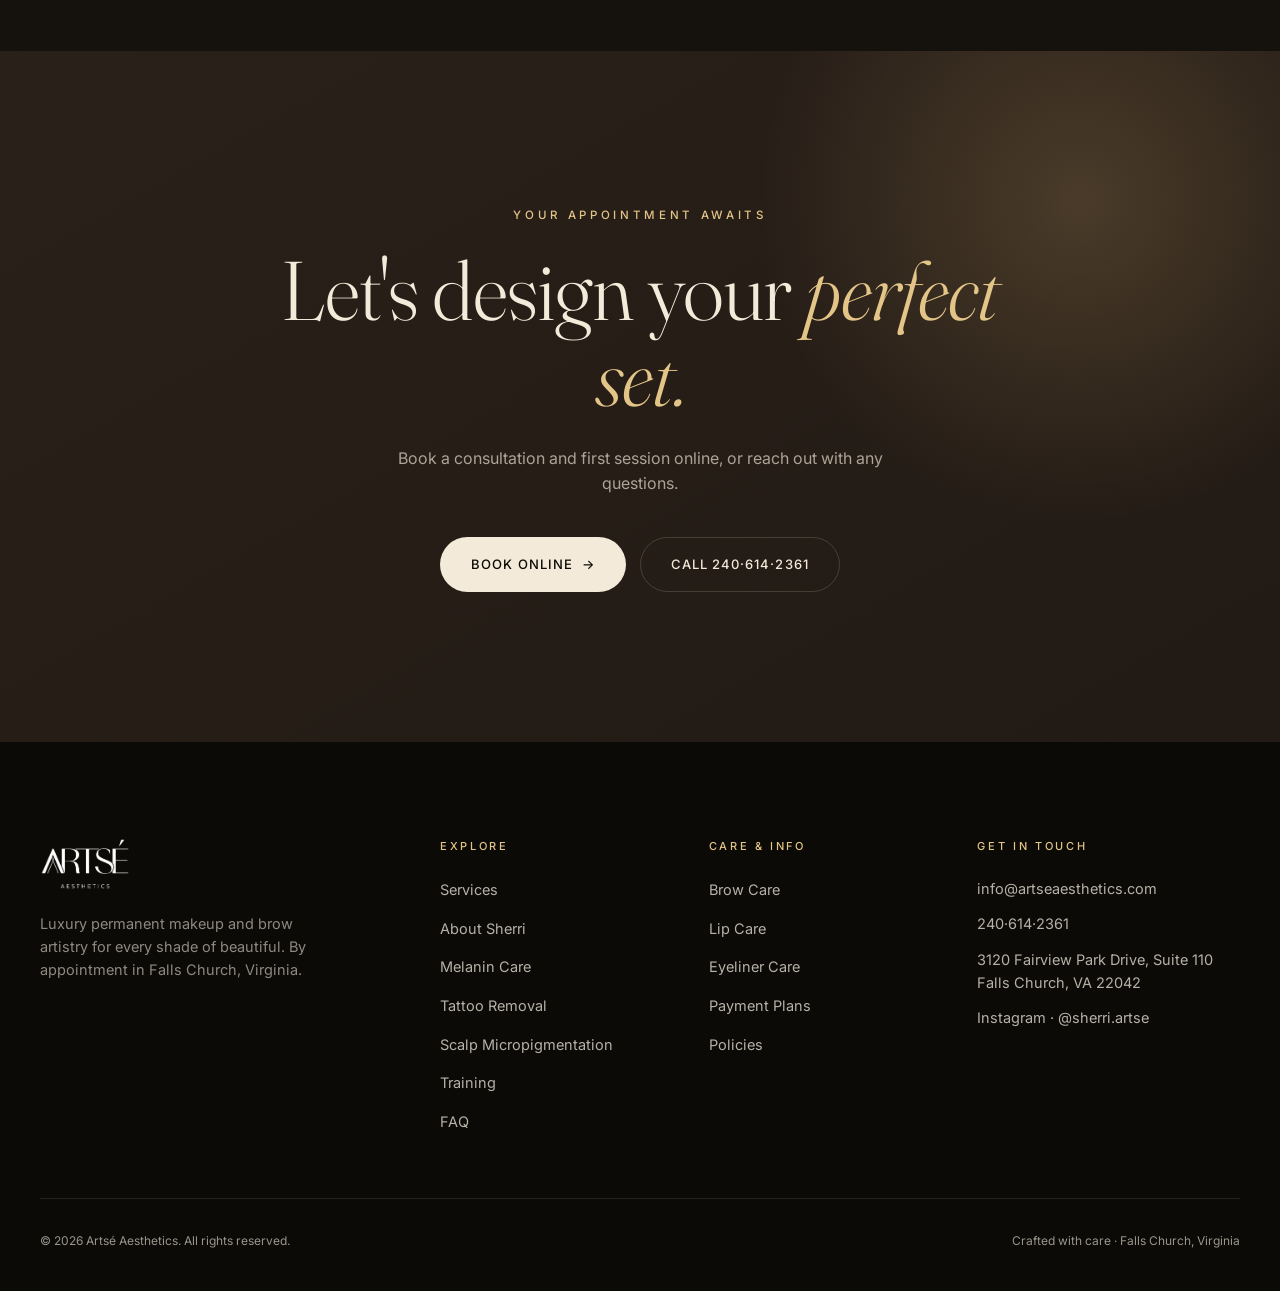
<file: payment-plans.html>
<!DOCTYPE html>
<html lang="en">
<head>
<meta charset="UTF-8" />
<meta name="viewport" content="width=device-width, initial-scale=1.0" />
<title>Payment Plans — Flexible Financing with Cherry | Artsé Aesthetics</title>
<meta name="description" content="Flexible monthly payment plans for permanent makeup and Mestyque skin care at Artsé Aesthetics, powered by Cherry. New client rates and easy financing in Falls Church, VA." />
<link rel="canonical" href="https://www.artseaesthetics.com/payment-plans.html" />
<meta name="theme-color" content="#221A14" />
<meta name="robots" content="index, follow" />
<meta property="og:type" content="website" />
<meta property="og:site_name" content="Artsé Aesthetics" />
<meta property="og:title" content="Payment Plans — Flexible Financing with Cherry | Artsé Aesthetics" />
<meta property="og:description" content="Flexible monthly payment plans for permanent makeup and Mestyque skin care at Artsé Aesthetics, powered by Cherry. New client rates and easy financing in Falls Church, VA." />
<meta property="og:url" content="https://www.artseaesthetics.com/payment-plans.html" />
<meta property="og:image" content="https://www.artseaesthetics.com/assets/og.jpg" />
<meta property="og:image:width" content="1200" />
<meta property="og:image:height" content="630" />
<meta name="twitter:card" content="summary_large_image" />
<meta name="twitter:title" content="Payment Plans — Flexible Financing with Cherry | Artsé Aesthetics" />
<meta name="twitter:description" content="Flexible monthly payment plans for permanent makeup and Mestyque skin care at Artsé Aesthetics, powered by Cherry. New client rates and easy financing in Falls Church, VA." />
<meta name="twitter:image" content="https://www.artseaesthetics.com/assets/og.jpg" />
<link rel="icon" type="image/png" sizes="32x32" href="assets/favicon-32.png" />
<link rel="icon" type="image/png" sizes="16x16" href="assets/favicon-16.png" />
<link rel="icon" href="assets/favicon.ico" sizes="any" />
<link rel="apple-touch-icon" sizes="180x180" href="assets/apple-touch-icon.png" />
<link rel="preconnect" href="https://fonts.googleapis.com">
<link rel="preconnect" href="https://fonts.gstatic.com" crossorigin>
<link href="https://fonts.googleapis.com/css2?family=Fraunces:ital,opsz,wght@0,9..144,300;0,9..144,400;0,9..144,500;0,9..144,600;1,9..144,300;1,9..144,400&family=Inter:wght@300;400;500;600&display=swap" rel="stylesheet">
<link rel="stylesheet" href="styles.css" />
<style>
  .fin-card{background:var(--ivory-2);border:1px solid var(--line);border-radius:16px;padding:clamp(32px,5vw,60px);display:flex;flex-direction:column;gap:18px;box-shadow:var(--shadow-lg);position:relative;overflow:hidden}
  .fin-card::after{content:"";position:absolute;width:420px;height:420px;border-radius:50%;background:radial-gradient(circle,rgba(203,168,106,.12),transparent 65%);top:-160px;right:-120px;pointer-events:none}
  .fin-card .cherry{display:inline-flex;align-items:center;gap:10px;font-size:12px;letter-spacing:.18em;text-transform:uppercase;color:var(--gilt-2)}
  .fin-card h2{font-family:'Fraunces',serif;font-size:clamp(28px,3.6vw,48px);font-weight:300;letter-spacing:-.02em;line-height:1.08;max-width:18ch}
  .fin-card p{color:var(--cocoa);font-size:16.5px;line-height:1.75;max-width:62ch;margin:0}
  .fin-actions{display:flex;gap:14px;flex-wrap:wrap;margin-top:8px}
  .fin-fine{font-size:12.5px;color:var(--mocha);max-width:62ch}
  .calc-card{background:#FBF7F0;border-radius:18px;padding:clamp(18px,3vw,34px);box-shadow:var(--shadow-lg);max-width:760px;margin:0 auto;border:1px solid rgba(243,234,217,.12)}
  .calc-card #calculator{min-height:120px}
  .calc-note{text-align:center;margin-top:18px;font-size:12.5px;color:var(--mocha)}
  .fin-steps{display:grid;grid-template-columns:repeat(4,1fr);gap:24px}
  .fin-step{padding-top:22px;border-top:2px solid var(--gilt)}
  .fin-step .n{font-family:'Fraunces',serif;font-style:italic;font-size:15px;color:var(--gilt)}
  .fin-step h4{font-size:21px;font-weight:400;margin:14px 0 10px}
  .fin-step p{color:var(--mocha);font-size:14.5px;line-height:1.65;margin:0}
  @media(max-width:860px){.fin-steps{grid-template-columns:1fr 1fr;gap:30px}}
  @media(max-width:560px){.fin-steps{grid-template-columns:1fr}}
</style>
</head>
<body class="theme-dark">
  <div class="progress" id="progress"></div>

  <div class="announce">Now booking 2026 appointments &nbsp;·&nbsp; <span>New client rates</span> &nbsp;·&nbsp; Falls Church, Virginia</div>

  <header id="header">
    <div class="wrap nav">
      <a href="index.html" class="brand" aria-label="Artsé Aesthetics home"><img src="assets/logo-light.png" alt="Artsé Aesthetics" /></a>
      <nav>
        <ul class="menu">
          <li><a href="services.html">Services</a></li>
          <li><a href="about.html">About</a></li>
          <li><a href="training.html">Training</a></li>
          <li><a href="contact.html">Contact</a></li>
        </ul>
      </nav>
      <div class="nav-cta">
        <a href="tel:240-614-2361" class="nav-phone">240·614·2361</a>
        <a href="https://app.acuityscheduling.com/schedule.php?owner=15010586" class="btn btn-solid">Book Now <span class="arrow">→</span></a>
        <button class="burger" aria-label="Open menu" aria-controls="mnav" aria-expanded="false" onclick="toggleMenu(true)"><span></span><span></span><span></span></button>
      </div>
    </div>
  </header>

  <div class="mnav" id="mnav" aria-hidden="true">
    <span class="mlogo"><img src="assets/logo-light.png" alt="Artsé Aesthetics" /></span>
    <button class="mnav-close" aria-label="Close menu" onclick="toggleMenu(false)">&times;</button>
    <nav>
      <a href="services.html" onclick="toggleMenu(false)">Services</a>
      <a href="about.html" onclick="toggleMenu(false)">About</a>
      <a href="training.html" onclick="toggleMenu(false)">Training</a>
      <a href="contact.html" onclick="toggleMenu(false)">Contact</a>
    </nav>
    <a href="https://app.acuityscheduling.com/schedule.php?owner=15010586" class="btn btn-solid mcta" onclick="toggleMenu(false)">Book Now <span class="arrow">&rarr;</span></a>
    <div class="mcontact"><a href="tel:240-614-2361">240·614·2361</a> &nbsp;·&nbsp; <a href="mailto:info@artseaesthetics.com">info@artseaesthetics.com</a></div>
  </div>

<main>

  <!-- Hero -->
  <section class="pad" style="background:radial-gradient(120% 95% at 84% -6%,rgba(150,112,64,.30),transparent 55%),linear-gradient(160deg,#1D1810,#120E0A);padding-top:172px;padding-bottom:92px">
    <div class="wrap">
      <span class="eyebrow">Payment Plans <span class="dot" style="color:var(--gilt)">·</span> Powered by Cherry</span>
      <h1 style="font-size:clamp(46px,7vw,104px);font-weight:300;letter-spacing:-.02em;margin-top:18px;max-width:14ch">Beauty now, pay over time</h1>
      <p style="max-width:560px;color:var(--cocoa);font-size:17px;margin-top:24px">Your perfect set should fit your life, not strain it. New client rates plus flexible monthly payment plans through Cherry, so you can book with total confidence.</p>
    </div>
  </section>

  <!-- Cherry finance card -->
  <section class="pad" id="payment">
    <div class="wrap">
      <div class="fin-card reveal">
        <span class="cherry">&#10022;&nbsp; Flexible financing with Cherry</span>
        <h2>Split your treatment into easy monthly payments.</h2>
        <p>Cherry lets you pay for your brows, lip blush, lashes or Mestyque skin care over time, in comfortable monthly amounts. The application takes a couple of minutes, you see your options instantly, and checking your eligibility won't affect your credit score.</p>
        <div class="fin-actions">
          <a href="https://pay.withcherry.com/artseaesthetics" target="_blank" rel="noopener" class="btn btn-solid magnetic">Check your eligibility <span class="arrow">→</span></a>
          <a href="https://app.acuityscheduling.com/schedule.php?owner=15010586" class="btn btn-ghost">Book your appointment</a>
        </div>
        <p class="fin-fine">Subject to approval. Payment options and terms are provided by Cherry. Checking your eligibility uses a soft credit check that does not impact your score.</p>
      </div>
    </div>
  </section>

  <!-- Cherry calculator -->
  <section class="pad" style="padding-top:0">
    <div class="wrap">
      <div class="sec-head reveal">
        <h2><span class="num">01</span>Estimate your payment</h2>
        <p class="right">Preview your monthly options in seconds with Cherry's calculator. No commitment, no credit impact.</p>
      </div>
      <div class="calc-card reveal">
        <div id="calculator"></div>
      </div>
      <p class="calc-note">Live estimate from Cherry. Final terms are shown when you apply.</p>
    </div>
  </section>

  <!-- How it works -->
  <section class="pad" style="background:var(--sand)">
    <div class="wrap">
      <div class="sec-head reveal">
        <h2><span class="num">02</span>How it works</h2>
        <p class="right">From application to appointment in minutes, entirely online.</p>
      </div>
      <div class="fin-steps">
        <div class="fin-step reveal"><div class="n">01</div><h4>Apply in minutes</h4><p>Complete a short online application. No paperwork, no waiting room.</p></div>
        <div class="fin-step reveal"><div class="n">02</div><h4>See your options</h4><p>Get an instant decision. Checking eligibility won't affect your credit score.</p></div>
        <div class="fin-step reveal"><div class="n">03</div><h4>Choose your plan</h4><p>Pick the monthly amount and term that sit comfortably within your budget.</p></div>
        <div class="fin-step reveal"><div class="n">04</div><h4>Book &amp; enjoy</h4><p>Schedule your appointment and pay over time. Beautifully simple.</p></div>
      </div>
    </div>
  </section>

  <!-- Good to know -->
  <section class="pad">
    <div class="wrap">
      <div class="sec-head reveal">
        <h2><span class="num">03</span>Good to know</h2>
        <p class="right">A few common questions about paying over time.</p>
      </div>
      <div class="faq-list reveal">
        <details class="faq-item"><summary>Will checking my eligibility affect my credit? <span class="pm">+</span></summary><div class="a">No. Cherry uses a soft credit check to show your options, which does not impact your credit score. Your score is only relevant later if you choose to proceed.</div></details>
        <details class="faq-item"><summary>What can I finance? <span class="pm">+</span></summary><div class="a">Any of our services — combo, powder or microbladed brows, lip blush, lash enhancement, brow lamination, or Mestyque skin care — can be split into monthly payments.</div></details>
        <details class="faq-item"><summary>How do I get started? <span class="pm">+</span></summary><div class="a">Check your eligibility through Cherry using the button above, then book your appointment online. Prefer to talk it through? Just reach out and we'll guide you.</div></details>
        <details class="faq-item"><summary>Are there other ways to pay? <span class="pm">+</span></summary><div class="a">Of course. Cherry is simply an option for spreading the cost. New client rates apply to your first visit, and we're always happy to find what works best for you.</div></details>
      </div>
    </div>
  </section>

  <!-- Closing CTA -->
  <section class="cta pad-lg">
    <div class="glow"></div>
    <div class="wrap inner reveal">
      <span class="eyebrow">Your appointment awaits</span>
      <h2>Let's design your <em>perfect set.</em></h2>
      <p>Book a consultation and first session online, or reach out with any questions.</p>
      <div class="cta-actions">
        <a href="https://app.acuityscheduling.com/schedule.php?owner=15010586" class="btn btn-light">Book online <span class="arrow">→</span></a>
        <a href="tel:240-614-2361" class="btn btn-ghost" style="border-color:rgba(255,255,255,.3);color:var(--espresso)">Call 240·614·2361</a>
      </div>
    </div>
  </section>

</main>

  <!-- Footer -->
  <footer class="foot" id="contact">
    <div class="wrap">
      <div class="foot-top">
        <div>
          <a href="index.html" class="brand"><img src="assets/logo-light.png" alt="Artsé Aesthetics" /></a>
          <p class="blurb">Luxury permanent makeup and brow artistry for every shade of beautiful. By appointment in Falls Church, Virginia.</p>
        </div>
        <div>
          <h5>Explore</h5>
          <ul>
            <li><a href="services.html">Services</a></li>
            <li><a href="about.html">About Sherri</a></li>
            <li><a href="melanin-care.html">Melanin Care</a></li>
          <li><a href="pico-laser.html">Tattoo Removal</a></li>
            <li><a href="smp.html">Scalp Micropigmentation</a></li>
            <li><a href="training.html">Training</a></li>
            <li><a href="faq.html">FAQ</a></li>
          </ul>
        </div>
        <div>
          <h5>Care &amp; Info</h5>
          <ul>
            <li><a href="aftercare.html#brow">Brow Care</a></li>
            <li><a href="aftercare.html#lip">Lip Care</a></li>
            <li><a href="aftercare.html#eyeliner">Eyeliner Care</a></li>
            <li><a href="payment-plans.html">Payment Plans</a></li>
            <li><a href="policies.html">Policies</a></li>
          </ul>
        </div>
        <div class="contact">
          <h5>Get in touch</h5>
          <a href="mailto:info@artseaesthetics.com">info@artseaesthetics.com</a>
          <a href="tel:240-614-2361">240·614·2361</a>
          <span>3120 Fairview Park Drive, Suite 110<br>Falls Church, VA 22042</span>
          <a href="https://www.instagram.com/sherri.artse">Instagram · @sherri.artse</a>
        </div>
      </div>
      <div class="foot-bot">
        <small>© 2026 Artsé Aesthetics. All rights reserved.</small>
        <small>Crafted with care · Falls Church, Virginia</small>
      </div>
    </div>
  </footer>

  <a class="book-bar" href="https://app.acuityscheduling.com/schedule.php?owner=15010586">Book your appointment <span>&rarr;</span></a>

  <script src="site.js" defer></script>
  <!-- Cherry financing calculator -->
  <script>
  (function(w,d,s,o,f,js,fjs){w[o]=w[o]||function(){(w[o].q=w[o].q||[]).push(arguments)};(js=d.createElement(s)),(fjs=d.getElementsByTagName(s)[0]);js.id=o;js.src=f;js.async=1;fjs.parentNode.insertBefore(js,fjs)})(window,document,"script","_hw","https://files.withcherry.com/widgets/widget.js");
  _hw("init",{debug:false,variables:{slug:'artseaesthetics',name:'Artsé Aesthetics'},styles:{primaryColor:'#221A14',secondaryColor:'#221A1410',fontFamily:'Inter'}},["calculator"]);
  </script>
</body>
</html>
</file>
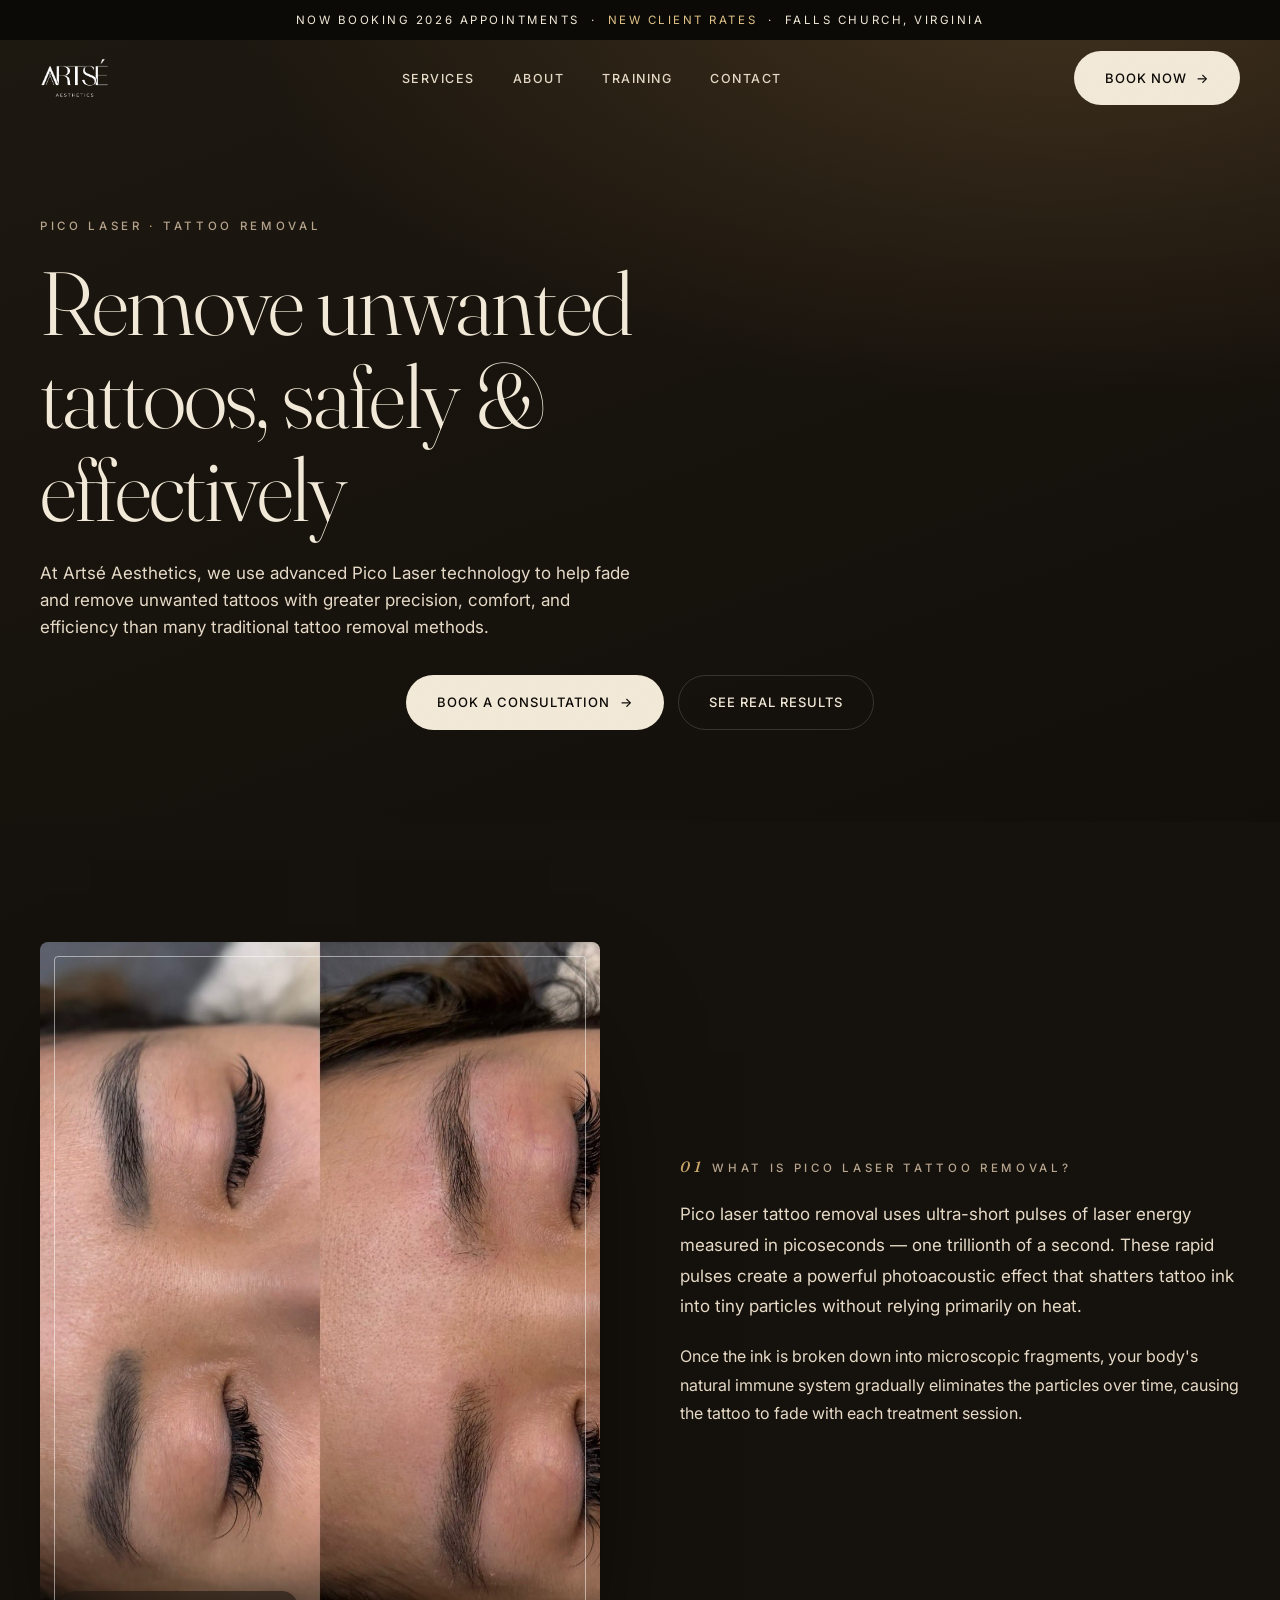
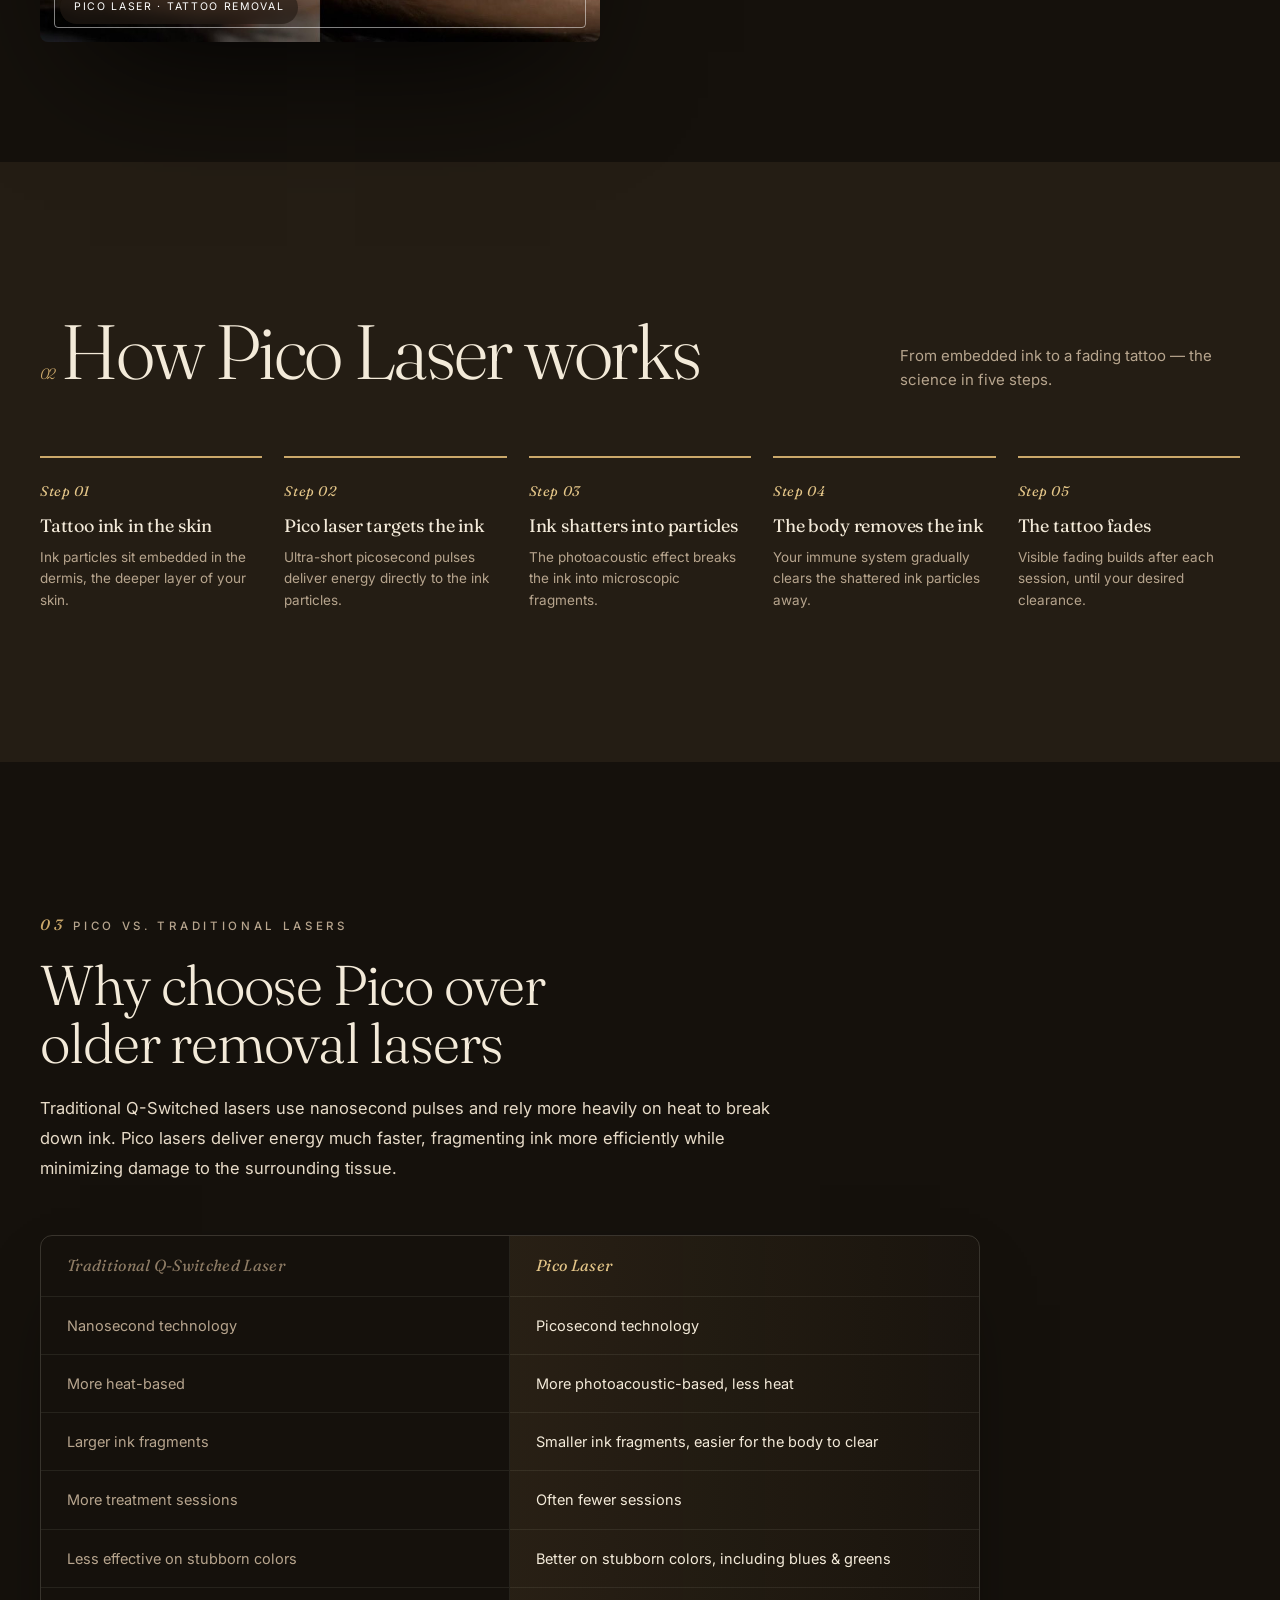
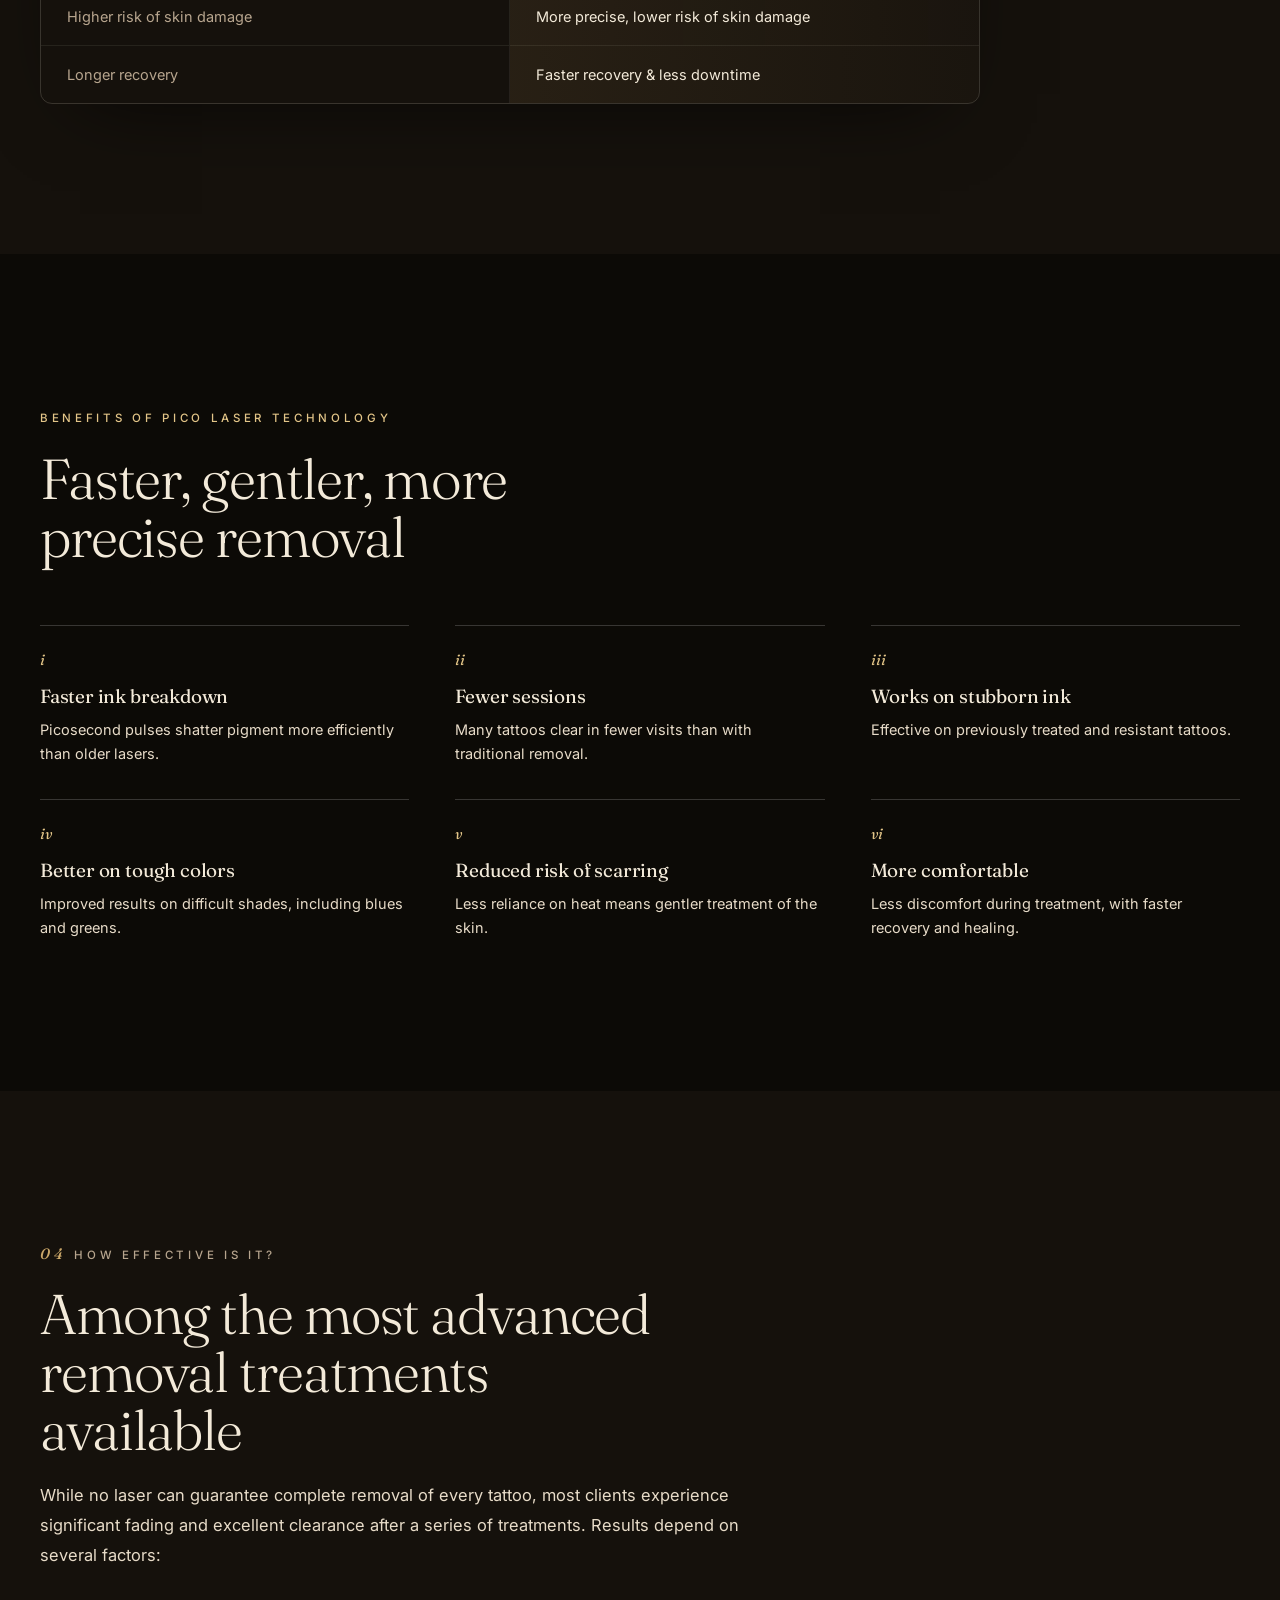
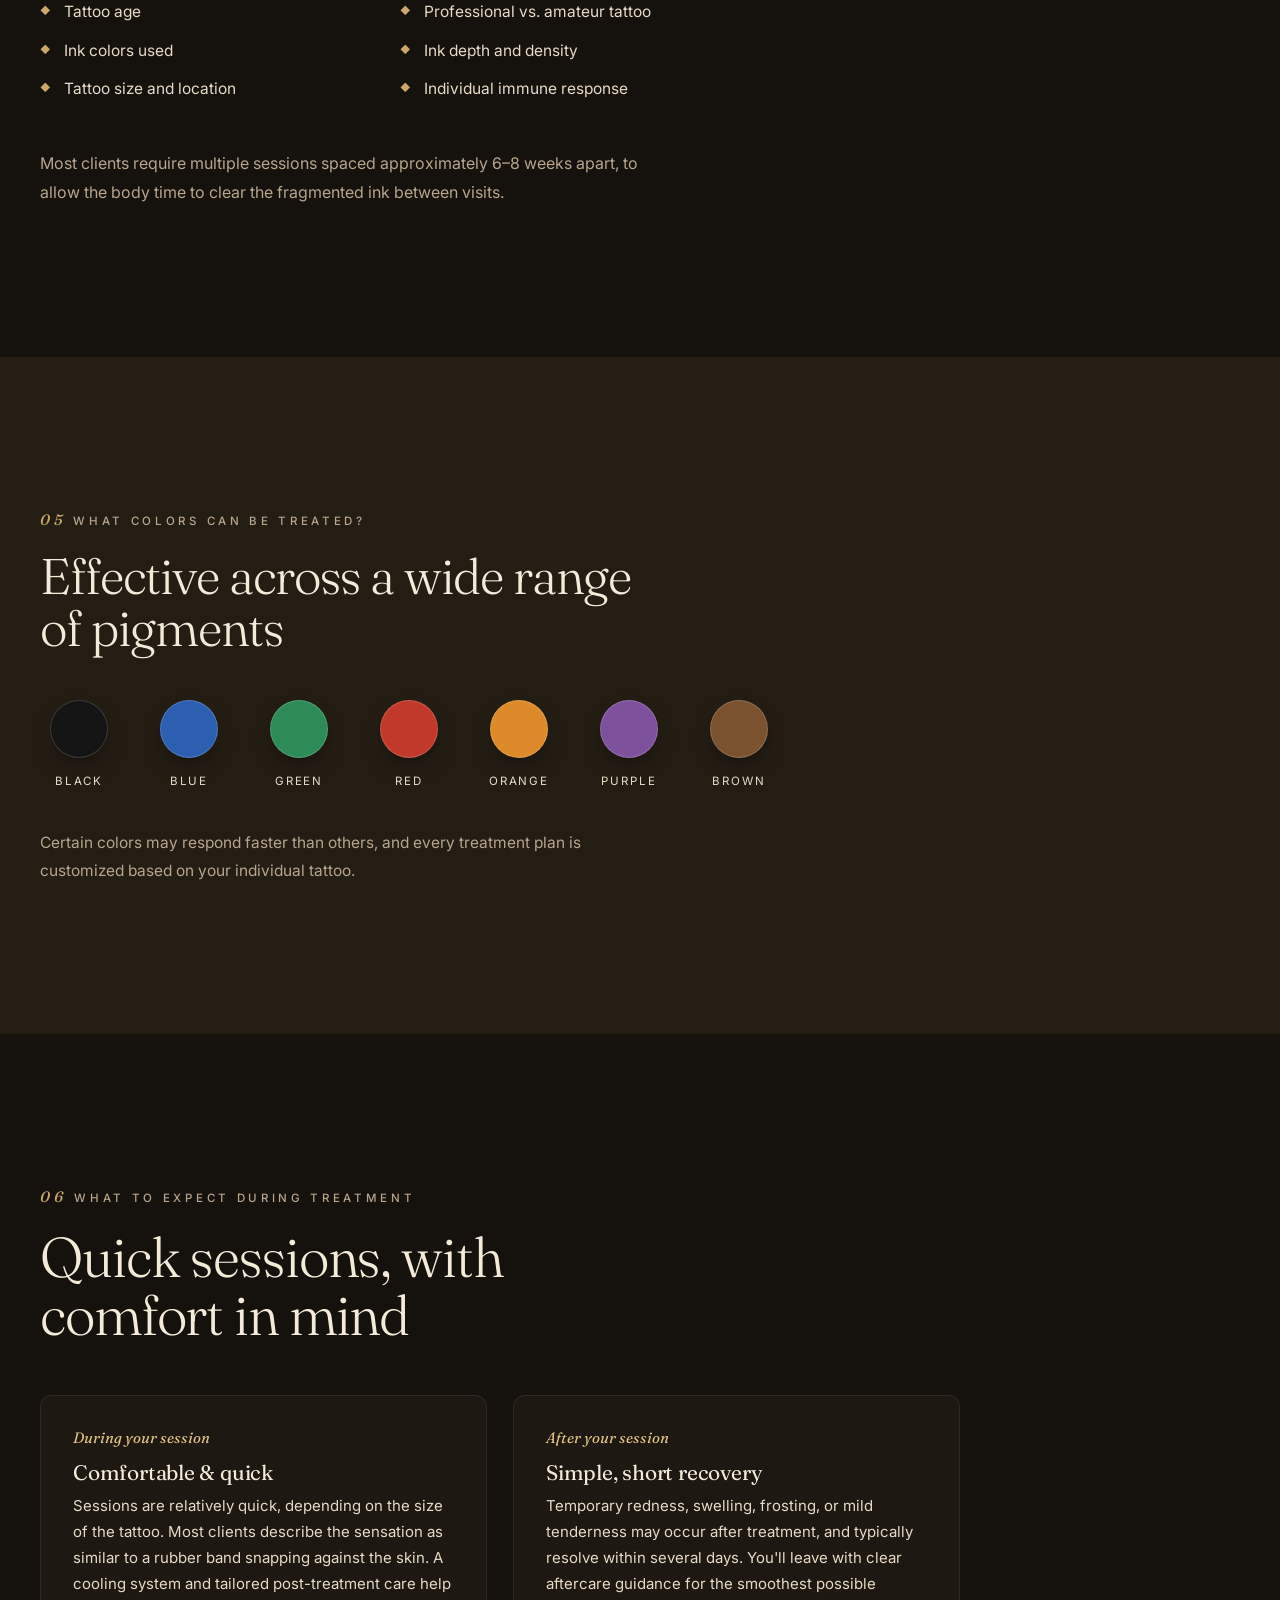
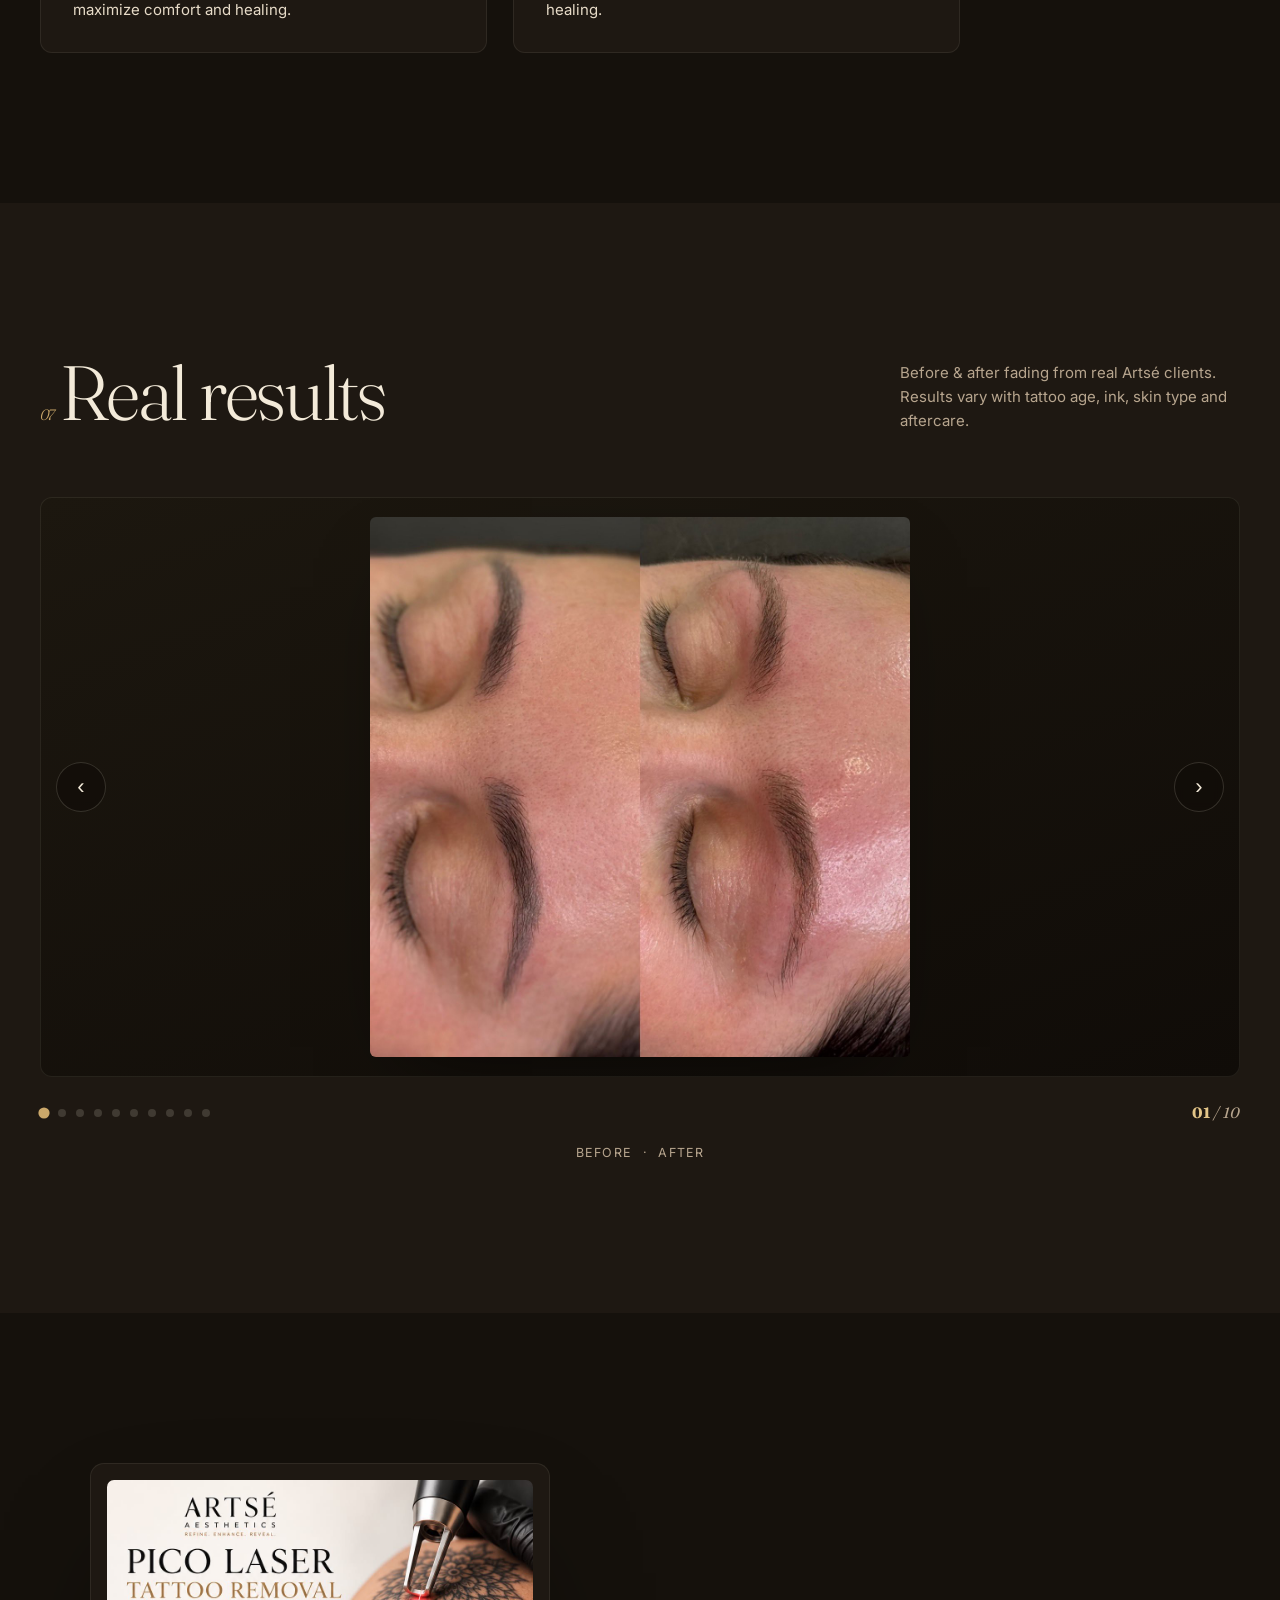
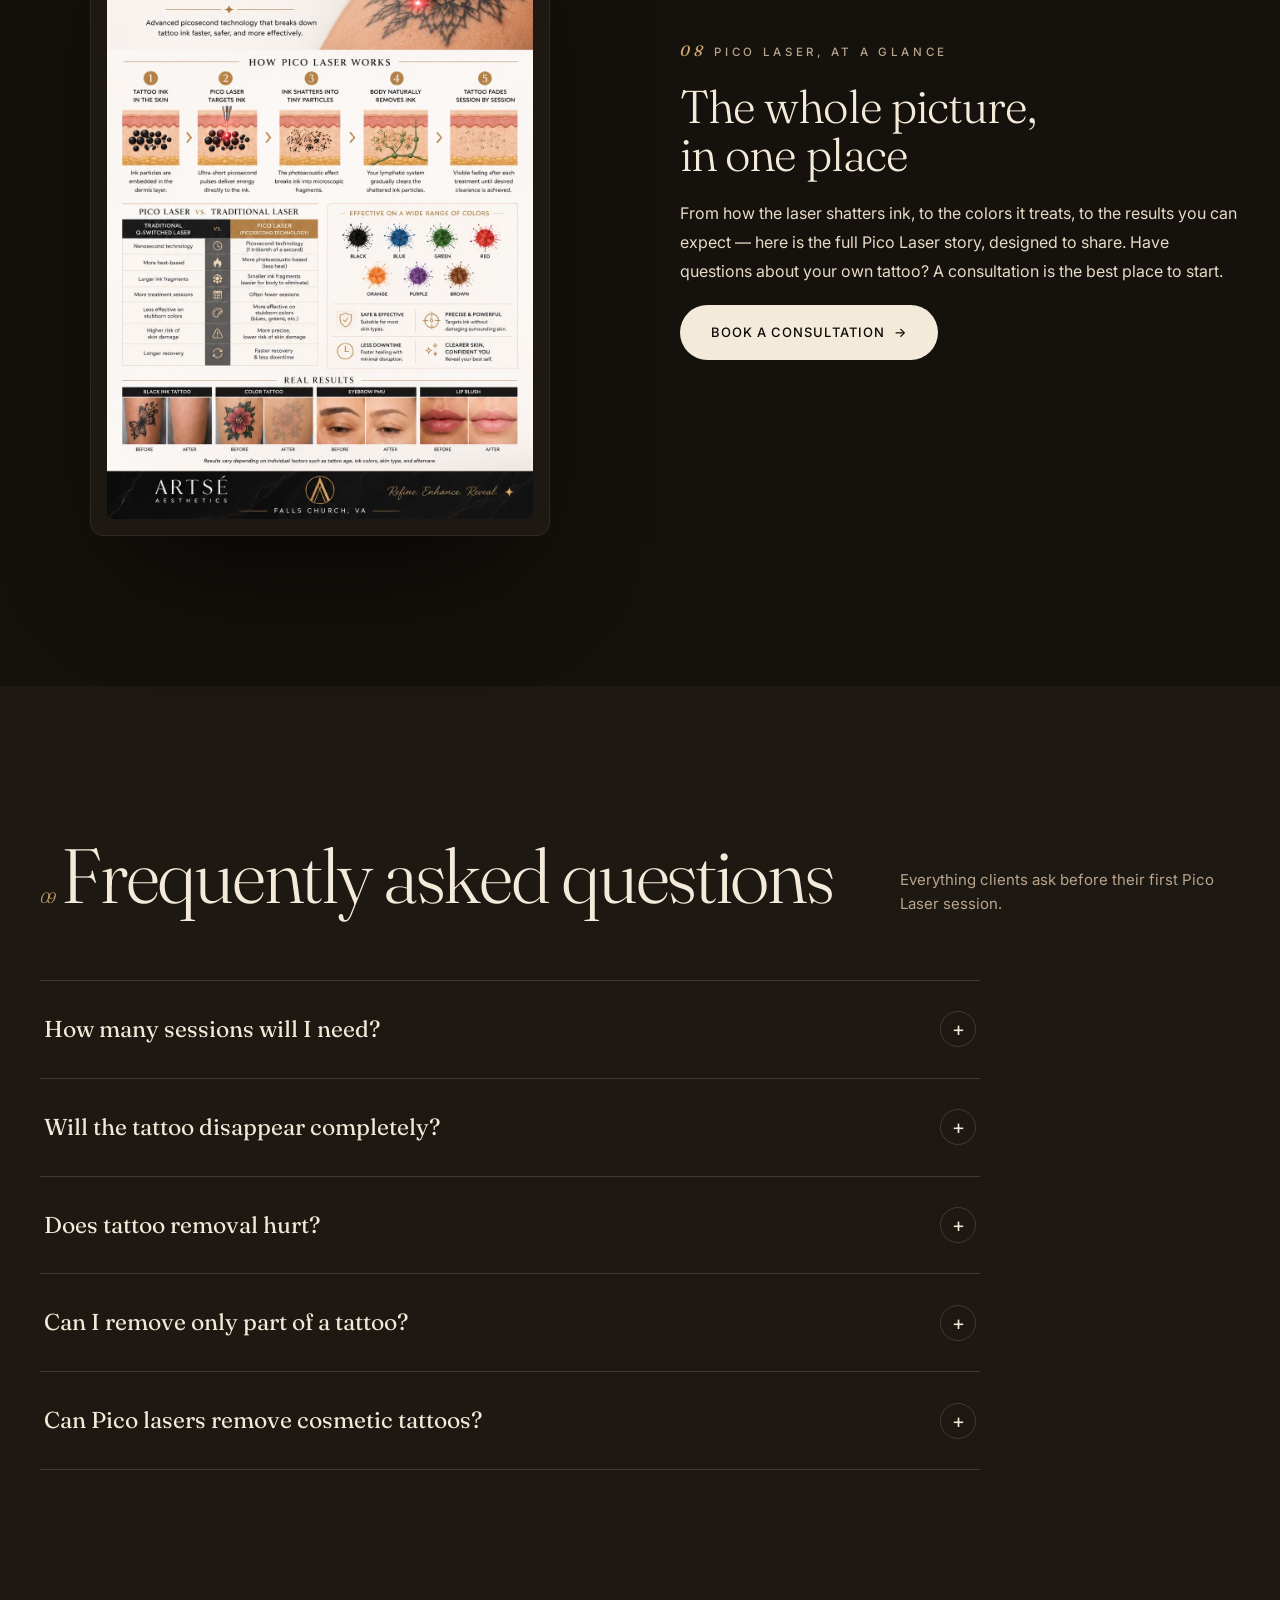
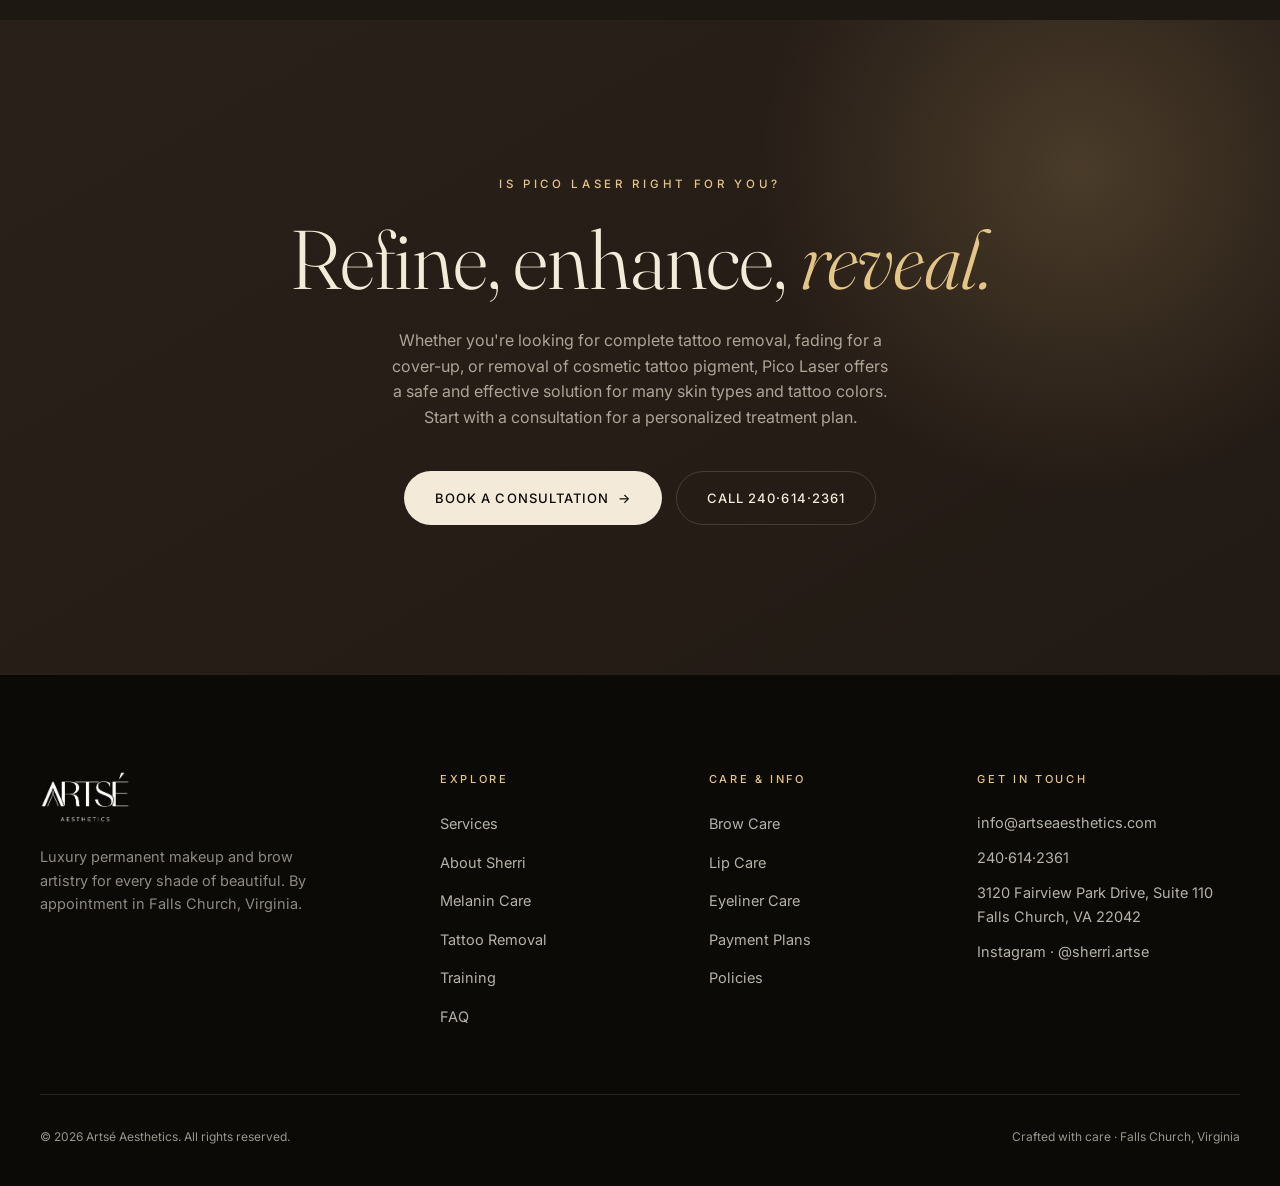
<file: pico-laser.html>
<!DOCTYPE html>
<html lang="en">
<head>
<meta charset="UTF-8" />
<meta name="viewport" content="width=device-width, initial-scale=1.0" />
<title>Pico Laser Tattoo Removal | Artsé Aesthetics — Falls Church, VA</title>
<meta name="description" content="Advanced Pico Laser tattoo removal at Artsé Aesthetics. Picosecond technology shatters ink faster, with less heat, fewer sessions, and a lower risk of scarring. Falls Church, Virginia." />
<link rel="canonical" href="https://www.artseaesthetics.com/pico-laser.html" />
<meta name="theme-color" content="#221A14" />
<meta name="robots" content="index, follow" />
<meta property="og:type" content="website" />
<meta property="og:site_name" content="Artsé Aesthetics" />
<meta property="og:title" content="Pico Laser Tattoo Removal | Artsé Aesthetics" />
<meta property="og:description" content="Remove unwanted tattoos safely and effectively with advanced Pico Laser technology — faster ink breakdown, fewer sessions, less downtime." />
<meta property="og:url" content="https://www.artseaesthetics.com/pico-laser.html" />
<meta property="og:image" content="https://www.artseaesthetics.com/assets/og.jpg" />
<meta property="og:image:width" content="1200" />
<meta property="og:image:height" content="630" />
<meta name="twitter:card" content="summary_large_image" />
<meta name="twitter:title" content="Pico Laser Tattoo Removal | Artsé Aesthetics" />
<meta name="twitter:description" content="Remove unwanted tattoos safely and effectively with advanced Pico Laser technology." />
<meta name="twitter:image" content="https://www.artseaesthetics.com/assets/og.jpg" />
<link rel="icon" type="image/png" sizes="32x32" href="assets/favicon-32.png" />
<link rel="icon" type="image/png" sizes="16x16" href="assets/favicon-16.png" />
<link rel="icon" href="assets/favicon.ico" sizes="any" />
<link rel="apple-touch-icon" sizes="180x180" href="assets/apple-touch-icon.png" />
<link rel="preconnect" href="https://fonts.googleapis.com">
<link rel="preconnect" href="https://fonts.gstatic.com" crossorigin>
<link href="https://fonts.googleapis.com/css2?family=Fraunces:ital,opsz,wght@0,9..144,300;0,9..144,400;0,9..144,500;0,9..144,600;1,9..144,300;1,9..144,400&family=Inter:wght@300;400;500;600&display=swap" rel="stylesheet">
<link rel="stylesheet" href="styles.css" />
<style>
  /* ===== Pico Laser page ===== */
  /* How it works — 5 steps */
  .pico-steps{display:grid;grid-template-columns:repeat(5,1fr);gap:22px;margin-top:60px}
  .pico-step{padding-top:22px;border-top:2px solid var(--gilt)}
  .pico-step .psn{font-family:'Fraunces',serif;font-style:italic;font-size:14px;letter-spacing:.04em;color:var(--gilt-2)}
  .pico-step h4{font-size:18px;font-weight:400;color:var(--espresso);margin:13px 0 9px;line-height:1.25}
  .pico-step p{font-size:13.5px;line-height:1.62;color:var(--mocha);margin:0}
  @media(max-width:980px){.pico-steps{grid-template-columns:repeat(2,1fr);gap:32px 26px}}
  @media(max-width:560px){.pico-steps{grid-template-columns:1fr}}

  /* Comparison */
  .cmp{margin-top:52px;border:1px solid var(--line);border-radius:12px;overflow:hidden;max-width:940px;box-shadow:var(--shadow)}
  .cmp-row{display:grid;grid-template-columns:1fr 1fr}
  .cmp-cell{padding:17px 26px;font-size:14.5px;color:var(--cocoa);border-bottom:1px solid var(--line-soft);display:flex;align-items:center}
  .cmp-cell.trad{color:var(--mocha);border-right:1px solid var(--line-soft)}
  .cmp-cell.pico{background:linear-gradient(90deg,rgba(176,137,79,.12),rgba(176,137,79,.03));color:var(--espresso)}
  .cmp-row:last-child .cmp-cell{border-bottom:0}
  .cmp-head .cmp-cell{font-family:'Fraunces',serif;font-size:16px;font-style:italic;font-weight:400;letter-spacing:.02em;text-transform:none}
  .cmp-head .cmp-cell.trad{color:var(--taupe)}
  .cmp-head .cmp-cell.pico{color:var(--gilt-2)}
  @media(max-width:620px){.cmp-cell{padding:13px 16px;font-size:12.5px}}

  /* Colors */
  .colors{display:flex;flex-wrap:wrap;gap:30px 32px;margin-top:46px}
  .color{display:flex;flex-direction:column;align-items:center;gap:14px;width:78px}
  .color .sw{width:58px;height:58px;border-radius:50%;box-shadow:0 10px 24px -10px rgba(0,0,0,.7);border:1px solid rgba(255,255,255,.16)}
  .color span{font-size:11.5px;letter-spacing:.16em;text-transform:uppercase;color:var(--cocoa)}

  /* Factors */
  .factors{columns:2;column-gap:60px;margin-top:30px;max-width:660px;padding:0}
  .factors li{margin:0 0 15px;color:var(--cocoa);font-size:15.5px;line-height:1.5;break-inside:avoid;list-style:none;padding-left:24px;position:relative}
  .factors li::before{content:"\25C6";position:absolute;left:0;top:3px;color:var(--gilt);font-size:10px}
  @media(max-width:560px){.factors{columns:1}}

  /* Expect cards */
  .expect{display:grid;grid-template-columns:1fr 1fr;gap:26px;margin-top:50px;max-width:920px}
  .expect .card{border:1px solid var(--line-soft);border-radius:12px;padding:30px 32px;background:var(--ivory-2)}
  .expect .card .ec{font-family:'Fraunces',serif;font-style:italic;color:var(--gilt-2);font-size:15px}
  .expect .card h4{font-weight:400;color:var(--espresso);font-size:21px;margin:12px 0 10px}
  .expect .card p{color:var(--cocoa);font-size:15px;line-height:1.72;margin:0}
  @media(max-width:680px){.expect{grid-template-columns:1fr}}

  /* Carousel */
  .pcar{margin-top:56px}
  .pcar-stage{position:relative}
  .pcar-track{display:flex;overflow-x:auto;scroll-snap-type:x mandatory;scroll-behavior:smooth;border-radius:12px;
    -ms-overflow-style:none;scrollbar-width:none;background:linear-gradient(160deg,#1C170F,#100C08);outline:none;
    box-shadow:inset 0 0 0 1px var(--line-soft)}
  .pcar-track::-webkit-scrollbar{display:none}
  .pcar-slide{flex:0 0 100%;scroll-snap-align:center;display:flex;align-items:center;justify-content:center;
    height:clamp(360px,56vw,580px);padding:20px;margin:0}
  .pcar-slide img{max-width:100%;max-height:100%;width:auto;height:auto;object-fit:contain;border-radius:6px;box-shadow:var(--shadow)}
  .pcar-btn{position:absolute;top:50%;transform:translateY(-50%);z-index:5;width:50px;height:50px;border-radius:50%;
    border:1px solid var(--line);background:rgba(18,13,9,.66);backdrop-filter:blur(6px);-webkit-backdrop-filter:blur(6px);
    color:var(--espresso);font-size:22px;line-height:1;cursor:pointer;display:flex;align-items:center;justify-content:center;transition:.3s var(--ease)}
  .pcar-btn:hover{background:var(--gilt);color:var(--night);border-color:var(--gilt)}
  .pcar-btn.prev{left:16px}.pcar-btn.next{right:16px}
  .pcar-foot{display:flex;align-items:center;justify-content:space-between;margin-top:24px;gap:20px}
  .pcar-dots{display:flex;gap:10px;flex-wrap:wrap}
  .pcar-dot{width:8px;height:8px;border-radius:50%;background:var(--line);border:0;padding:0;cursor:pointer;transition:.3s var(--ease)}
  .pcar-dot.on{background:var(--gilt);transform:scale(1.4)}
  .pcar-count{font-family:'Fraunces',serif;font-style:italic;font-size:15px;color:var(--mocha);white-space:nowrap}
  .pcar-count b{color:var(--gilt-2);font-style:normal}
  .pcar-cap{margin-top:18px;font-size:12.5px;letter-spacing:.1em;text-transform:uppercase;color:var(--mocha);text-align:center}
  @media(max-width:560px){.pcar-btn{width:42px;height:42px;font-size:19px}.pcar-btn.prev{left:8px}.pcar-btn.next{right:8px}.pcar-slide{padding:12px}}

  /* Poster */
  .poster-frame{border:1px solid var(--line-soft);border-radius:14px;padding:16px;background:var(--ivory-2);box-shadow:var(--shadow-lg);max-width:460px;margin:0 auto}
  .poster-frame img{width:100%;height:auto;display:block;border-radius:7px}

  /* Benefits (dark ethos band) */
  .benefits{display:grid;grid-template-columns:repeat(3,1fr);gap:32px 46px;margin-top:58px}
  .benefit{border-top:1px solid rgba(255,255,255,.18);padding-top:22px}
  .benefit .bn{font-family:'Fraunces',serif;font-style:italic;color:var(--gilt-2);font-size:15px}
  .benefit h4{color:var(--espresso);font-weight:400;font-size:19px;margin:13px 0 9px;line-height:1.25}
  .benefit p{color:var(--cocoa);font-size:14.5px;line-height:1.7;margin:0}
  @media(max-width:860px){.benefits{grid-template-columns:1fr 1fr;gap:30px}}
  @media(max-width:560px){.benefits{grid-template-columns:1fr}}
</style>
</head>
<body class="theme-dark">
  <div class="progress" id="progress"></div>

  <div class="announce">Now booking 2026 appointments &nbsp;·&nbsp; <span>New client rates</span> &nbsp;·&nbsp; Falls Church, Virginia</div>

  <header id="header">
    <div class="wrap nav">
      <a href="index.html" class="brand" aria-label="Artsé Aesthetics home"><img src="assets/logo-light.png" alt="Artsé Aesthetics" /></a>
      <nav>
        <ul class="menu">
          <li><a href="services.html">Services</a></li>
          <li><a href="about.html">About</a></li>
          <li><a href="training.html">Training</a></li>
          <li><a href="contact.html">Contact</a></li>
        </ul>
      </nav>
      <div class="nav-cta">
        <a href="tel:240-614-2361" class="nav-phone">240·614·2361</a>
        <a href="https://app.acuityscheduling.com/schedule.php?owner=15010586" class="btn btn-solid">Book Now <span class="arrow">→</span></a>
        <button class="burger" aria-label="Open menu" aria-controls="mnav" aria-expanded="false" onclick="toggleMenu(true)"><span></span><span></span><span></span></button>
      </div>
    </div>
  </header>

  <div class="mnav" id="mnav" aria-hidden="true">
    <span class="mlogo"><img src="assets/logo-light.png" alt="Artsé Aesthetics" /></span>
    <button class="mnav-close" aria-label="Close menu" onclick="toggleMenu(false)">&times;</button>
    <nav>
      <a href="services.html" onclick="toggleMenu(false)">Services</a>
      <a href="about.html" onclick="toggleMenu(false)">About</a>
      <a href="training.html" onclick="toggleMenu(false)">Training</a>
      <a href="contact.html" onclick="toggleMenu(false)">Contact</a>
    </nav>
    <a href="https://app.acuityscheduling.com/schedule.php?owner=15010586" class="btn btn-solid mcta" onclick="toggleMenu(false)">Book Now <span class="arrow">&rarr;</span></a>
    <div class="mcontact"><a href="tel:240-614-2361">240·614·2361</a> &nbsp;·&nbsp; <a href="mailto:info@artseaesthetics.com">info@artseaesthetics.com</a></div>
  </div>

<main>

  <!-- Hero -->
  <section class="pad" style="background:radial-gradient(120% 95% at 84% -6%,rgba(150,112,64,.30),transparent 55%),linear-gradient(160deg,#1D1810,#120E0A);padding-top:172px;padding-bottom:92px">
    <div class="wrap">
      <span class="eyebrow">Pico Laser <span class="dot" style="color:var(--gilt)">·</span> Tattoo Removal</span>
      <h1 style="font-size:clamp(44px,7vw,104px);font-weight:300;letter-spacing:-.02em;margin-top:18px;max-width:16ch">Remove unwanted tattoos, safely &amp; effectively</h1>
      <p style="max-width:600px;color:var(--cocoa);font-size:17px;margin-top:24px">At Artsé Aesthetics, we use advanced Pico Laser technology to help fade and remove unwanted tattoos with greater precision, comfort, and efficiency than many traditional tattoo removal methods.</p>
      <div class="cta-actions" style="margin-top:34px">
        <a href="https://app.acuityscheduling.com/schedule.php?owner=15010586" class="btn btn-solid">Book a consultation <span class="arrow">→</span></a>
        <a href="#results" class="btn btn-ghost" style="border-color:rgba(255,255,255,.3);color:var(--espresso)">See real results</a>
      </div>
    </div>
  </section>

  <!-- What is Pico Laser -->
  <section class="pad">
    <div class="wrap">
      <div class="split">
        <div class="plate framed reveal">
          <img src="assets/pico/result-02.jpg" alt="Before and after cosmetic tattoo removal with Pico laser at Artsé Aesthetics" loading="lazy" decoding="async" />
          <span class="tag">Pico Laser · Tattoo Removal</span>
        </div>
        <div class="reveal" style="display:flex;flex-direction:column;justify-content:center;gap:20px;padding:24px 0">
          <span class="eyebrow"><span class="num" style="margin:0 8px 0 0">01</span>What is Pico Laser tattoo removal?</span>
          <p style="font-size:17px;line-height:1.8;color:var(--cocoa)">Pico laser tattoo removal uses ultra-short pulses of laser energy measured in picoseconds — one trillionth of a second. These rapid pulses create a powerful photoacoustic effect that shatters tattoo ink into tiny particles without relying primarily on heat.</p>
          <p style="font-size:16px;line-height:1.8;color:var(--cocoa)">Once the ink is broken down into microscopic fragments, your body's natural immune system gradually eliminates the particles over time, causing the tattoo to fade with each treatment session.</p>
        </div>
      </div>
    </div>
  </section>

  <!-- How it works — 5 steps -->
  <section class="pad-lg" style="background:var(--sand)">
    <div class="wrap">
      <div class="sec-head reveal">
        <h2><span class="num">02</span>How Pico Laser works</h2>
        <p class="right">From embedded ink to a fading tattoo — the science in five steps.</p>
      </div>
      <div class="pico-steps">
        <div class="pico-step reveal"><div class="psn">Step 01</div><h4>Tattoo ink in the skin</h4><p>Ink particles sit embedded in the dermis, the deeper layer of your skin.</p></div>
        <div class="pico-step reveal"><div class="psn">Step 02</div><h4>Pico laser targets the ink</h4><p>Ultra-short picosecond pulses deliver energy directly to the ink particles.</p></div>
        <div class="pico-step reveal"><div class="psn">Step 03</div><h4>Ink shatters into particles</h4><p>The photoacoustic effect breaks the ink into microscopic fragments.</p></div>
        <div class="pico-step reveal"><div class="psn">Step 04</div><h4>The body removes the ink</h4><p>Your immune system gradually clears the shattered ink particles away.</p></div>
        <div class="pico-step reveal"><div class="psn">Step 05</div><h4>The tattoo fades</h4><p>Visible fading builds after each session, until your desired clearance.</p></div>
      </div>
    </div>
  </section>

  <!-- Why Pico vs Traditional + comparison -->
  <section class="pad-lg">
    <div class="wrap">
      <div class="reveal" style="max-width:760px">
        <span class="eyebrow"><span class="num" style="margin:0 8px 0 0">03</span>Pico vs. traditional lasers</span>
        <h2 style="font-size:clamp(30px,4.4vw,56px);font-weight:300;letter-spacing:-.02em;margin-top:18px;max-width:16ch">Why choose Pico over older removal lasers</h2>
        <p style="font-size:16.5px;line-height:1.8;color:var(--cocoa);margin-top:22px">Traditional Q-Switched lasers use nanosecond pulses and rely more heavily on heat to break down ink. Pico lasers deliver energy much faster, fragmenting ink more efficiently while minimizing damage to the surrounding tissue.</p>
      </div>
      <div class="cmp reveal" role="table" aria-label="Pico laser compared with traditional Q-switched laser">
        <div class="cmp-row cmp-head" role="row">
          <div class="cmp-cell trad" role="columnheader">Traditional Q-Switched Laser</div>
          <div class="cmp-cell pico" role="columnheader">Pico Laser</div>
        </div>
        <div class="cmp-row" role="row"><div class="cmp-cell trad" role="cell">Nanosecond technology</div><div class="cmp-cell pico" role="cell">Picosecond technology</div></div>
        <div class="cmp-row" role="row"><div class="cmp-cell trad" role="cell">More heat-based</div><div class="cmp-cell pico" role="cell">More photoacoustic-based, less heat</div></div>
        <div class="cmp-row" role="row"><div class="cmp-cell trad" role="cell">Larger ink fragments</div><div class="cmp-cell pico" role="cell">Smaller ink fragments, easier for the body to clear</div></div>
        <div class="cmp-row" role="row"><div class="cmp-cell trad" role="cell">More treatment sessions</div><div class="cmp-cell pico" role="cell">Often fewer sessions</div></div>
        <div class="cmp-row" role="row"><div class="cmp-cell trad" role="cell">Less effective on stubborn colors</div><div class="cmp-cell pico" role="cell">Better on stubborn colors, including blues &amp; greens</div></div>
        <div class="cmp-row" role="row"><div class="cmp-cell trad" role="cell">Higher risk of skin damage</div><div class="cmp-cell pico" role="cell">More precise, lower risk of skin damage</div></div>
        <div class="cmp-row" role="row"><div class="cmp-cell trad" role="cell">Longer recovery</div><div class="cmp-cell pico" role="cell">Faster recovery &amp; less downtime</div></div>
      </div>
    </div>
  </section>

  <!-- Benefits — dark band -->
  <section class="ethos pad-lg">
    <div class="wrap">
      <div class="reveal">
        <span class="eyebrow" style="color:var(--gilt-2)">Benefits of Pico Laser technology</span>
        <h2 style="font-family:'Fraunces',serif;font-weight:300;font-size:clamp(30px,4.4vw,58px);letter-spacing:-.02em;color:var(--espresso);margin-top:20px;max-width:18ch">Faster, gentler, more precise removal</h2>
      </div>
      <div class="benefits">
        <div class="benefit reveal"><div class="bn">i</div><h4>Faster ink breakdown</h4><p>Picosecond pulses shatter pigment more efficiently than older lasers.</p></div>
        <div class="benefit reveal"><div class="bn">ii</div><h4>Fewer sessions</h4><p>Many tattoos clear in fewer visits than with traditional removal.</p></div>
        <div class="benefit reveal"><div class="bn">iii</div><h4>Works on stubborn ink</h4><p>Effective on previously treated and resistant tattoos.</p></div>
        <div class="benefit reveal"><div class="bn">iv</div><h4>Better on tough colors</h4><p>Improved results on difficult shades, including blues and greens.</p></div>
        <div class="benefit reveal"><div class="bn">v</div><h4>Reduced risk of scarring</h4><p>Less reliance on heat means gentler treatment of the skin.</p></div>
        <div class="benefit reveal"><div class="bn">vi</div><h4>More comfortable</h4><p>Less discomfort during treatment, with faster recovery and healing.</p></div>
      </div>
    </div>
  </section>

  <!-- How effective + factors -->
  <section class="pad-lg">
    <div class="wrap">
      <div class="reveal" style="max-width:760px">
        <span class="eyebrow"><span class="num" style="margin:0 8px 0 0">04</span>How effective is it?</span>
        <h2 style="font-size:clamp(30px,4.4vw,56px);font-weight:300;letter-spacing:-.02em;margin-top:18px;max-width:18ch">Among the most advanced removal treatments available</h2>
        <p style="font-size:16.5px;line-height:1.8;color:var(--cocoa);margin-top:22px">While no laser can guarantee complete removal of every tattoo, most clients experience significant fading and excellent clearance after a series of treatments. Results depend on several factors:</p>
      </div>
      <ul class="factors reveal">
        <li>Tattoo age</li>
        <li>Ink colors used</li>
        <li>Tattoo size and location</li>
        <li>Professional vs. amateur tattoo</li>
        <li>Ink depth and density</li>
        <li>Individual immune response</li>
      </ul>
      <p class="reveal" style="font-size:16px;line-height:1.8;color:var(--mocha);margin-top:34px;max-width:60ch">Most clients require multiple sessions spaced approximately 6–8 weeks apart, to allow the body time to clear the fragmented ink between visits.</p>
    </div>
  </section>

  <!-- Colors -->
  <section class="pad-lg" style="background:var(--sand)">
    <div class="wrap">
      <div class="reveal" style="max-width:720px">
        <span class="eyebrow"><span class="num" style="margin:0 8px 0 0">05</span>What colors can be treated?</span>
        <h2 style="font-size:clamp(28px,4vw,50px);font-weight:300;letter-spacing:-.02em;margin-top:18px;max-width:20ch">Effective across a wide range of pigments</h2>
      </div>
      <div class="colors reveal">
        <div class="color"><span class="sw" style="background:#141414"></span><span>Black</span></div>
        <div class="color"><span class="sw" style="background:#2C5FB0"></span><span>Blue</span></div>
        <div class="color"><span class="sw" style="background:#2E8B57"></span><span>Green</span></div>
        <div class="color"><span class="sw" style="background:#C0392B"></span><span>Red</span></div>
        <div class="color"><span class="sw" style="background:#DD8A2A"></span><span>Orange</span></div>
        <div class="color"><span class="sw" style="background:#7E519C"></span><span>Purple</span></div>
        <div class="color"><span class="sw" style="background:#7A5230"></span><span>Brown</span></div>
      </div>
      <p class="reveal" style="font-size:15.5px;line-height:1.8;color:var(--mocha);margin-top:38px;max-width:58ch">Certain colors may respond faster than others, and every treatment plan is customized based on your individual tattoo.</p>
    </div>
  </section>

  <!-- What to expect -->
  <section class="pad-lg">
    <div class="wrap">
      <div class="reveal" style="max-width:760px">
        <span class="eyebrow"><span class="num" style="margin:0 8px 0 0">06</span>What to expect during treatment</span>
        <h2 style="font-size:clamp(30px,4.4vw,56px);font-weight:300;letter-spacing:-.02em;margin-top:18px;max-width:18ch">Quick sessions, with comfort in mind</h2>
      </div>
      <div class="expect">
        <div class="card reveal">
          <div class="ec">During your session</div>
          <h4>Comfortable &amp; quick</h4>
          <p>Sessions are relatively quick, depending on the size of the tattoo. Most clients describe the sensation as similar to a rubber band snapping against the skin. A cooling system and tailored post-treatment care help maximize comfort and healing.</p>
        </div>
        <div class="card reveal">
          <div class="ec">After your session</div>
          <h4>Simple, short recovery</h4>
          <p>Temporary redness, swelling, frosting, or mild tenderness may occur after treatment, and typically resolve within several days. You'll leave with clear aftercare guidance for the smoothest possible healing.</p>
        </div>
      </div>
    </div>
  </section>

  <!-- Real results — carousel -->
  <section class="pad-lg" id="results" style="background:var(--ivory-2)">
    <div class="wrap">
      <div class="sec-head reveal">
        <h2><span class="num">07</span>Real results</h2>
        <p class="right">Before &amp; after fading from real Artsé clients. Results vary with tattoo age, ink, skin type and aftercare.</p>
      </div>

      <div class="pcar reveal" id="picoCarousel">
        <div class="pcar-stage">
          <button class="pcar-btn prev" type="button" aria-label="Previous result">&#8249;</button>
          <div class="pcar-track" id="pcarTrack" tabindex="0" role="group" aria-roledescription="carousel" aria-label="Before and after tattoo removal results">
            <figure class="pcar-slide"><img src="assets/pico/result-01.jpg" alt="Before and after cosmetic brow tattoo fading with Pico laser" loading="eager" decoding="async" /></figure>
            <figure class="pcar-slide"><img src="assets/pico/result-02.jpg" alt="Before and after cosmetic brow tattoo fading with Pico laser" loading="lazy" decoding="async" /></figure>
            <figure class="pcar-slide"><img src="assets/pico/result-03.jpg" alt="Before and after cosmetic brow tattoo fading with Pico laser" loading="lazy" decoding="async" /></figure>
            <figure class="pcar-slide"><img src="assets/pico/result-04.jpg" alt="Before and after cosmetic brow tattoo fading with Pico laser" loading="lazy" decoding="async" /></figure>
            <figure class="pcar-slide"><img src="assets/pico/result-05.jpg" alt="Before and after cosmetic brow tattoo fading with Pico laser" loading="lazy" decoding="async" /></figure>
            <figure class="pcar-slide"><img src="assets/pico/result-06.jpg" alt="Before and after cosmetic brow tattoo fading with Pico laser" loading="lazy" decoding="async" /></figure>
            <figure class="pcar-slide"><img src="assets/pico/result-07.jpg" alt="Before and after cosmetic brow tattoo fading with Pico laser" loading="lazy" decoding="async" /></figure>
            <figure class="pcar-slide"><img src="assets/pico/result-08.jpg" alt="Before and after cosmetic brow tattoo fading with Pico laser" loading="lazy" decoding="async" /></figure>
            <figure class="pcar-slide"><img src="assets/pico/result-09.jpg" alt="Before and after cosmetic brow tattoo fading with Pico laser" loading="lazy" decoding="async" /></figure>
            <figure class="pcar-slide"><img src="assets/pico/result-10.jpg" alt="Before and after cosmetic brow tattoo fading with Pico laser" loading="lazy" decoding="async" /></figure>
          </div>
          <button class="pcar-btn next" type="button" aria-label="Next result">&#8250;</button>
        </div>
        <div class="pcar-foot">
          <div class="pcar-dots" id="pcarDots" role="tablist" aria-label="Choose result"></div>
          <div class="pcar-count" aria-hidden="true"><b id="pcarCur">01</b> / 10</div>
        </div>
        <p class="pcar-cap">Before &nbsp;·&nbsp; After</p>
      </div>
    </div>
  </section>

  <!-- Poster / at a glance -->
  <section class="pad-lg">
    <div class="wrap">
      <div class="split" style="align-items:center">
        <div class="reveal poster-frame">
          <img src="assets/pico/infographic.jpg" alt="Pico Laser tattoo removal infographic — how it works, colors treated, and real results, by Artsé Aesthetics" loading="lazy" decoding="async" />
        </div>
        <div class="reveal" style="display:flex;flex-direction:column;justify-content:center;gap:20px;padding:24px 0">
          <span class="eyebrow"><span class="num" style="margin:0 8px 0 0">08</span>Pico Laser, at a glance</span>
          <h2 style="font-size:clamp(28px,3.6vw,46px);font-weight:300;letter-spacing:-.02em;max-width:14ch">The whole picture, in one place</h2>
          <p style="font-size:16px;line-height:1.8;color:var(--cocoa)">From how the laser shatters ink, to the colors it treats, to the results you can expect — here is the full Pico Laser story, designed to share. Have questions about your own tattoo? A consultation is the best place to start.</p>
          <div>
            <a href="https://app.acuityscheduling.com/schedule.php?owner=15010586" class="btn btn-solid">Book a consultation <span class="arrow">→</span></a>
          </div>
        </div>
      </div>
    </div>
  </section>

  <!-- FAQ -->
  <section class="pad-lg faq">
    <div class="wrap">
      <div class="sec-head reveal">
        <h2><span class="num">09</span>Frequently asked questions</h2>
        <p class="right">Everything clients ask before their first Pico Laser session.</p>
      </div>
      <div class="faq-list reveal">
        <details class="faq-item"><summary>How many sessions will I need? <span class="pm">+</span></summary><div class="a">Most tattoos require 6–12 sessions, although some may need fewer or more depending on the tattoo's age, colors, depth, size and location. We'll give you a realistic estimate at your consultation.</div></details>
        <details class="faq-item"><summary>Will the tattoo disappear completely? <span class="pm">+</span></summary><div class="a">Many tattoos can be removed almost entirely, but results vary based on the tattoo and individual factors. The goal is the best possible clearance for your specific ink and skin.</div></details>
        <details class="faq-item"><summary>Does tattoo removal hurt? <span class="pm">+</span></summary><div class="a">Most clients tolerate treatment well. The sensation is often compared to a rubber band snapping against the skin, and a cooling system is used to keep you comfortable throughout.</div></details>
        <details class="faq-item"><summary>Can I remove only part of a tattoo? <span class="pm">+</span></summary><div class="a">Yes. Pico laser treatments can target specific portions of a tattoo — useful for fading ahead of a cover-up, or removing just one area you no longer want.</div></details>
        <details class="faq-item"><summary>Can Pico lasers remove cosmetic tattoos? <span class="pm">+</span></summary><div class="a">Yes. Pico technology can treat certain cosmetic tattoos and unwanted pigment, such as faded brow work. A consultation is recommended to confirm suitability for your case.</div></details>
      </div>
    </div>
  </section>

  <!-- Is it right for you + CTA -->
  <section class="cta pad-lg">
    <div class="glow"></div>
    <div class="wrap inner reveal">
      <span class="eyebrow">Is Pico Laser right for you?</span>
      <h2>Refine, enhance, <em>reveal.</em></h2>
      <p>Whether you're looking for complete tattoo removal, fading for a cover-up, or removal of cosmetic tattoo pigment, Pico Laser offers a safe and effective solution for many skin types and tattoo colors. Start with a consultation for a personalized treatment plan.</p>
      <div class="cta-actions">
        <a href="https://app.acuityscheduling.com/schedule.php?owner=15010586" class="btn btn-light">Book a consultation <span class="arrow">→</span></a>
        <a href="tel:240-614-2361" class="btn btn-ghost" style="border-color:rgba(255,255,255,.3);color:var(--espresso)">Call 240·614·2361</a>
      </div>
    </div>
  </section>

</main>

  <!-- Footer -->
  <footer class="foot" id="contact">
    <div class="wrap">
      <div class="foot-top">
        <div>
          <a href="index.html" class="brand"><img src="assets/logo-light.png" alt="Artsé Aesthetics" /></a>
          <p class="blurb">Luxury permanent makeup and brow artistry for every shade of beautiful. By appointment in Falls Church, Virginia.</p>
        </div>
        <div>
          <h5>Explore</h5>
          <ul>
            <li><a href="services.html">Services</a></li>
            <li><a href="about.html">About Sherri</a></li>
            <li><a href="melanin-care.html">Melanin Care</a></li>
            <li><a href="pico-laser.html">Tattoo Removal</a></li>
            <li><a href="training.html">Training</a></li>
            <li><a href="faq.html">FAQ</a></li>
          </ul>
        </div>
        <div>
          <h5>Care &amp; Info</h5>
          <ul>
            <li><a href="aftercare.html#brow">Brow Care</a></li>
            <li><a href="aftercare.html#lip">Lip Care</a></li>
            <li><a href="aftercare.html#eyeliner">Eyeliner Care</a></li>
            <li><a href="payment-plans.html">Payment Plans</a></li>
            <li><a href="policies.html">Policies</a></li>
          </ul>
        </div>
        <div class="contact">
          <h5>Get in touch</h5>
          <a href="mailto:info@artseaesthetics.com">info@artseaesthetics.com</a>
          <a href="tel:240-614-2361">240·614·2361</a>
          <span>3120 Fairview Park Drive, Suite 110<br>Falls Church, VA 22042</span>
          <a href="https://www.instagram.com/sherri.artse">Instagram · @sherri.artse</a>
        </div>
      </div>
      <div class="foot-bot">
        <small>© 2026 Artsé Aesthetics. All rights reserved.</small>
        <small>Crafted with care · Falls Church, Virginia</small>
      </div>
    </div>
  </footer>

  <a class="book-bar" href="https://app.acuityscheduling.com/schedule.php?owner=15010586">Book your appointment <span>&rarr;</span></a>

  <script src="site.js" defer></script>
  <script>
  (function(){
    var car = document.getElementById('picoCarousel');
    if(!car) return;
    var track = document.getElementById('pcarTrack');
    var slides = Array.prototype.slice.call(track.querySelectorAll('.pcar-slide'));
    var dotsWrap = document.getElementById('pcarDots');
    var curEl = document.getElementById('pcarCur');
    var n = slides.length, idx = 0, timer = null, st, rt;
    var reduce = window.matchMedia && window.matchMedia('(prefers-reduced-motion:reduce)').matches;

    slides.forEach(function(_, i){
      var b = document.createElement('button');
      b.type = 'button';
      b.className = 'pcar-dot' + (i === 0 ? ' on' : '');
      b.setAttribute('role','tab');
      b.setAttribute('aria-label', 'Show result ' + (i + 1) + ' of ' + n);
      b.addEventListener('click', function(){ go(i, true); });
      dotsWrap.appendChild(b);
    });
    var dots = Array.prototype.slice.call(dotsWrap.children);

    function pad(x){ return (x + 1 < 10 ? '0' : '') + (x + 1); }
    function render(){
      dots.forEach(function(d, i){
        d.classList.toggle('on', i === idx);
        d.setAttribute('aria-selected', i === idx ? 'true' : 'false');
      });
      if(curEl) curEl.textContent = pad(idx);
    }
    function go(i, user){
      idx = (i + n) % n;
      track.scrollTo({ left: idx * track.clientWidth, behavior: 'smooth' });
      render();
      if(user) restart();
    }
    track.addEventListener('scroll', function(){
      clearTimeout(st);
      st = setTimeout(function(){
        var i = Math.round(track.scrollLeft / track.clientWidth);
        if(i !== idx){ idx = i; render(); }
      }, 90);
    });
    car.querySelector('.pcar-btn.next').addEventListener('click', function(){ go(idx + 1, true); });
    car.querySelector('.pcar-btn.prev').addEventListener('click', function(){ go(idx - 1, true); });
    track.addEventListener('keydown', function(e){
      if(e.key === 'ArrowRight'){ e.preventDefault(); go(idx + 1, true); }
      else if(e.key === 'ArrowLeft'){ e.preventDefault(); go(idx - 1, true); }
    });
    window.addEventListener('resize', function(){
      clearTimeout(rt);
      rt = setTimeout(function(){ track.scrollLeft = idx * track.clientWidth; }, 150);
    });

    function start(){ if(reduce) return; stop(); timer = setInterval(function(){ go(idx + 1, false); }, 6000); }
    function stop(){ if(timer){ clearInterval(timer); timer = null; } }
    function restart(){ stop(); start(); }
    car.addEventListener('mouseenter', stop);
    car.addEventListener('mouseleave', start);
    car.addEventListener('focusin', stop);
    car.addEventListener('focusout', start);
    document.addEventListener('visibilitychange', function(){ document.hidden ? stop() : start(); });

    render();
    start();
  })();
  </script>
</body>
</html>
</file>
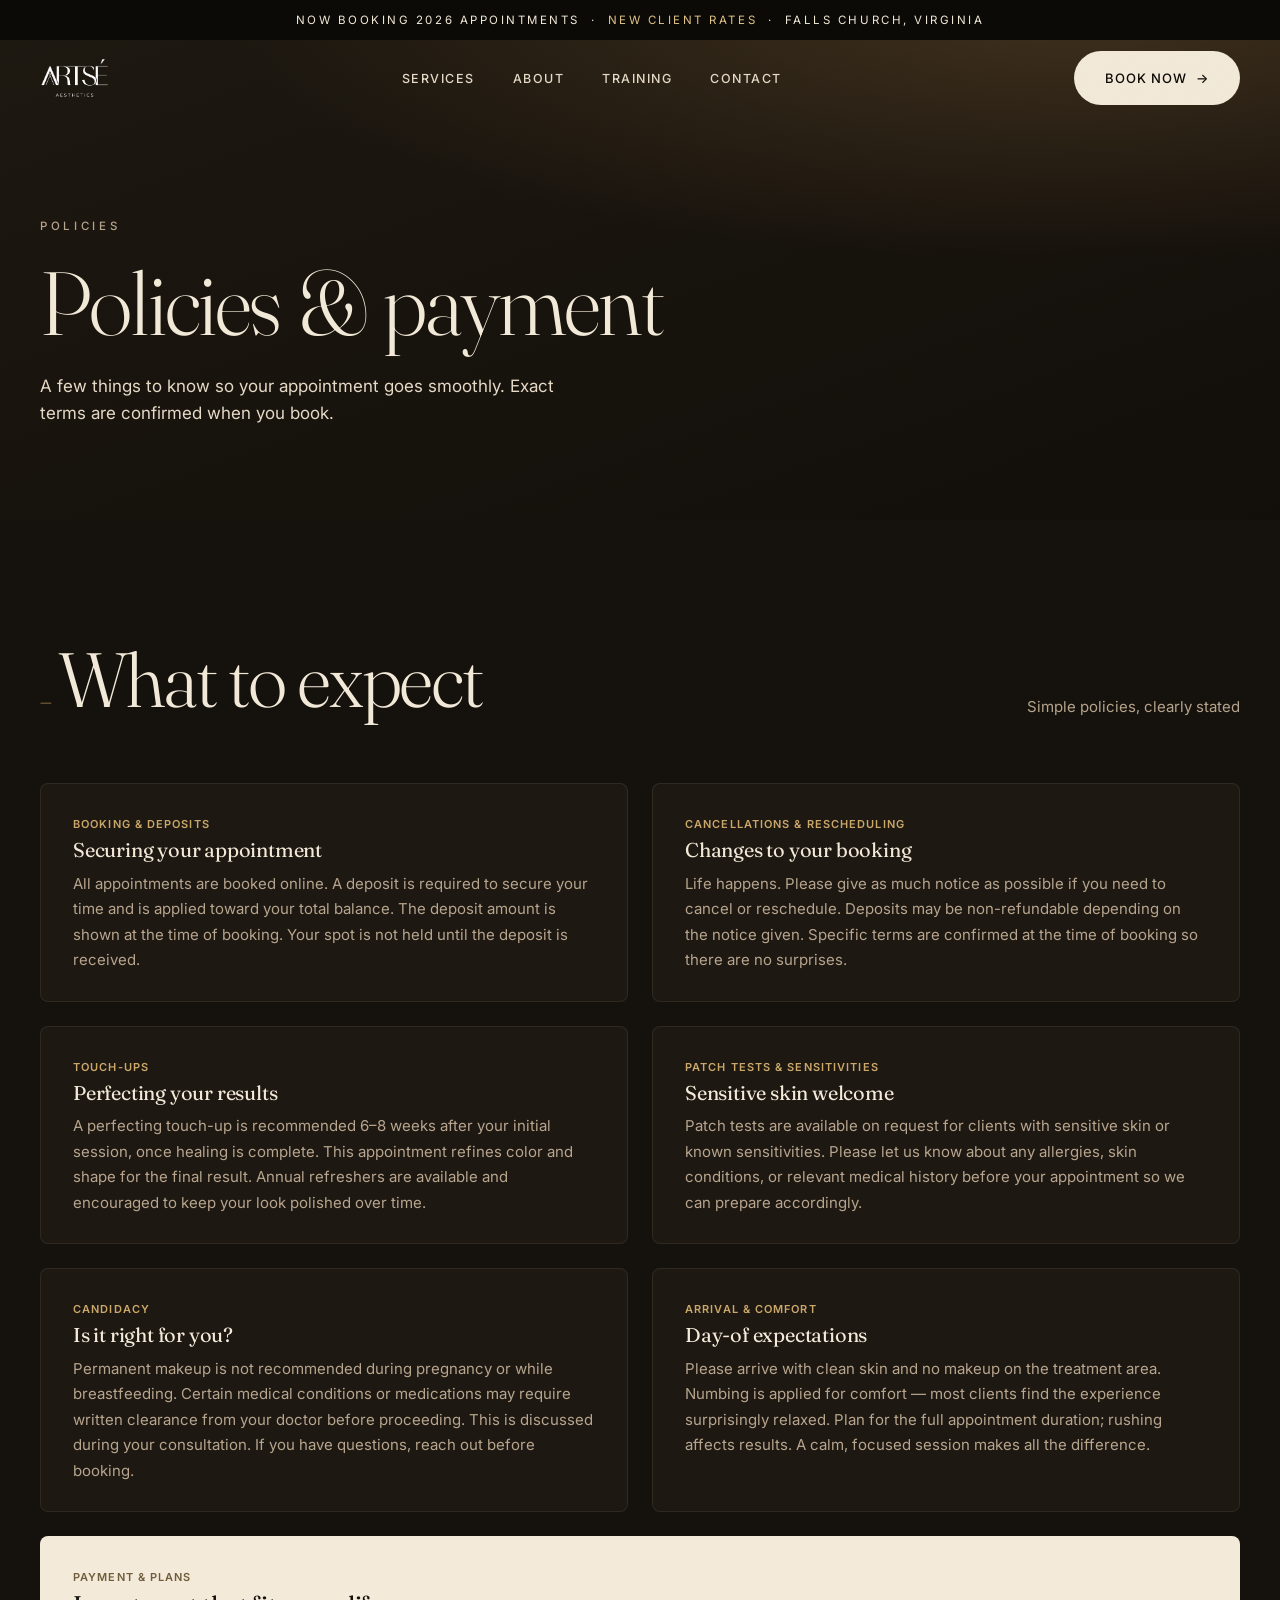
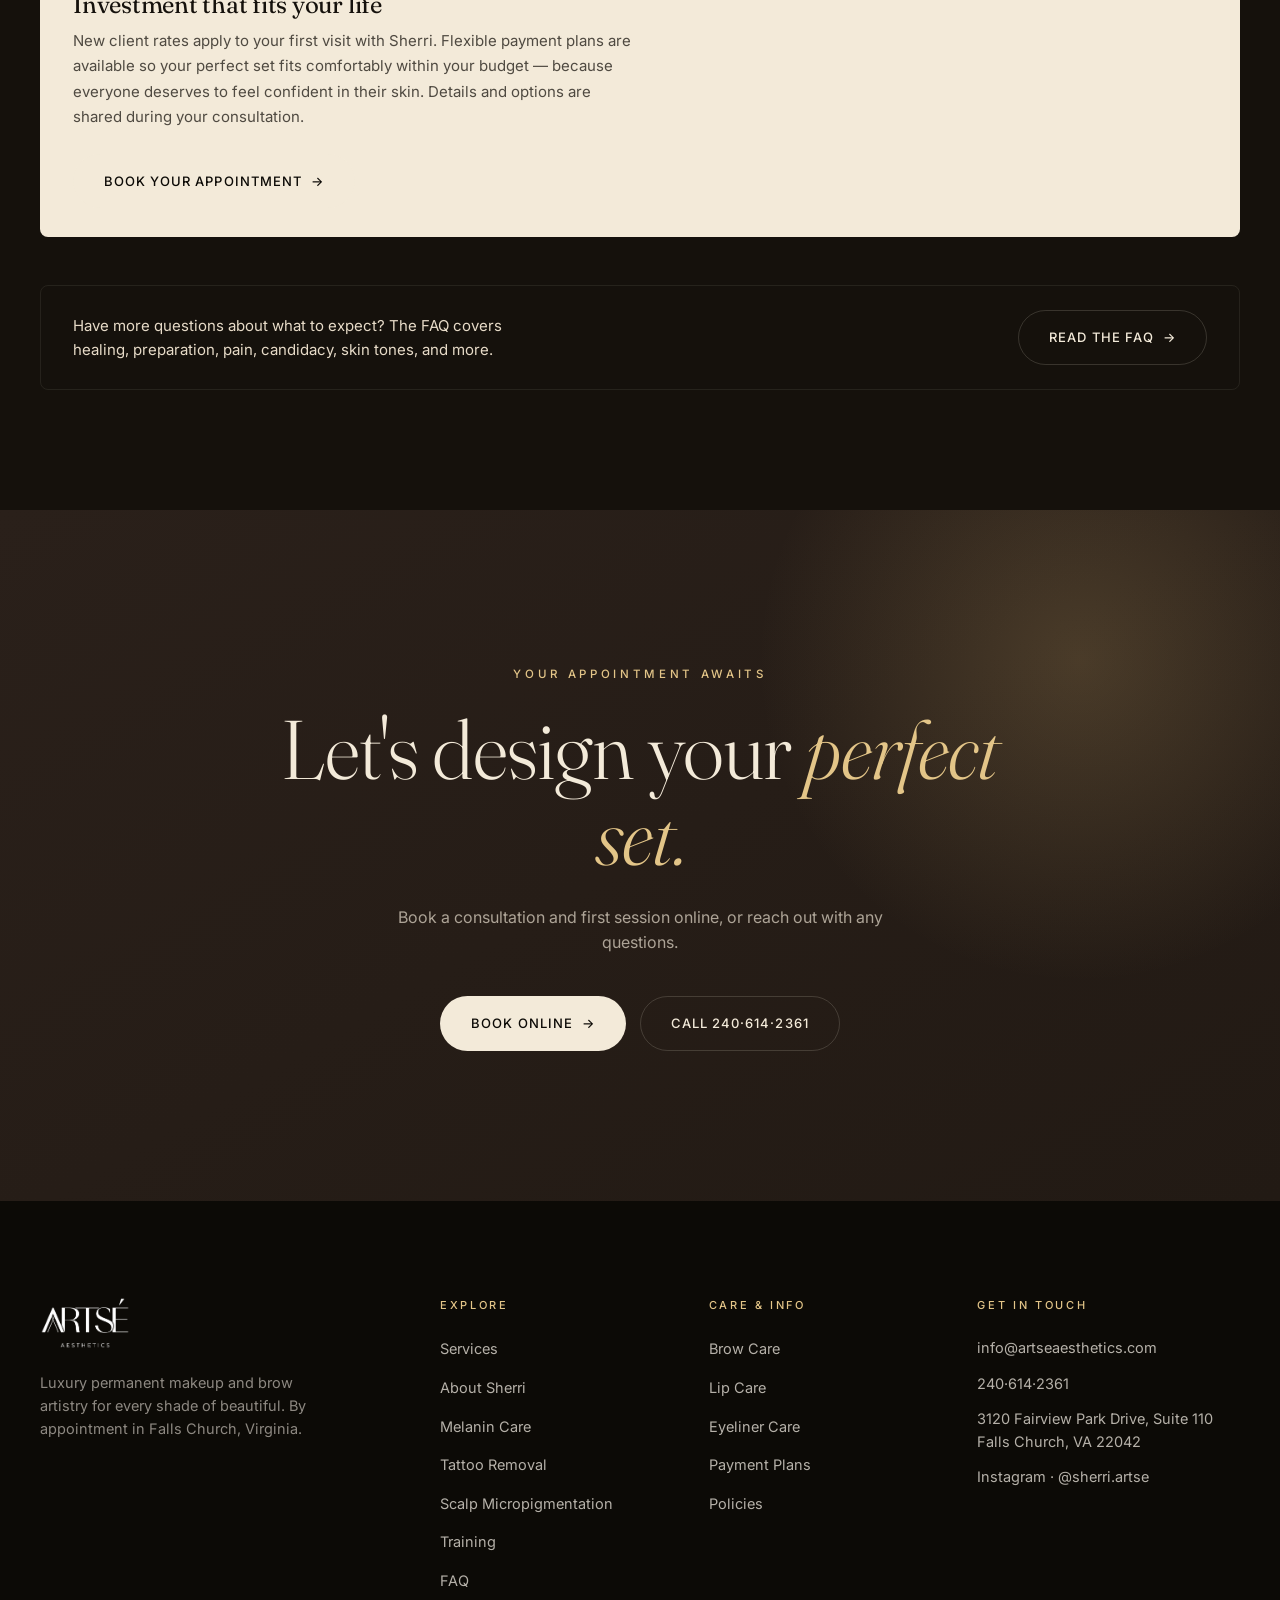
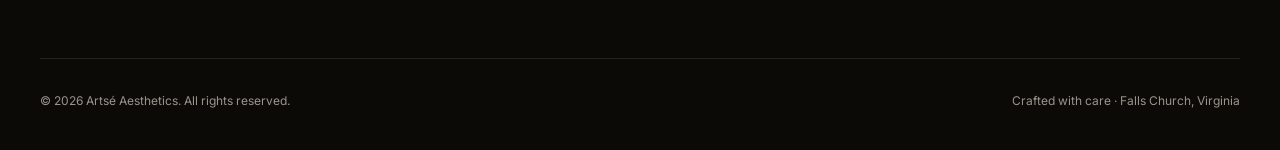
<file: policies.html>
<!DOCTYPE html>
<html lang="en">
<head>
<meta charset="UTF-8" />
<meta name="viewport" content="width=device-width, initial-scale=1.0" />
<title>Policies &amp; Payment — Artsé Aesthetics</title>
<meta name="description" content="Booking, deposits, cancellations, touch-ups, candidacy and payment information for Artsé Aesthetics." />
<link rel="canonical" href="https://www.artseaesthetics.com/policies.html" />
<meta name="theme-color" content="#221A14" />
<meta name="robots" content="index, follow" />
<meta property="og:type" content="website" />
<meta property="og:site_name" content="Artsé Aesthetics" />
<meta property="og:title" content="Policies &amp; Payment — Artsé Aesthetics" />
<meta property="og:description" content="Booking, deposits, cancellations, touch-ups, candidacy and payment information for Artsé Aesthetics." />
<meta property="og:url" content="https://www.artseaesthetics.com/policies.html" />
<meta property="og:image" content="https://www.artseaesthetics.com/assets/og.jpg" />
<meta property="og:image:width" content="1200" />
<meta property="og:image:height" content="630" />
<meta name="twitter:card" content="summary_large_image" />
<meta name="twitter:title" content="Policies &amp; Payment — Artsé Aesthetics" />
<meta name="twitter:description" content="Booking, deposits, cancellations, touch-ups, candidacy and payment information for Artsé Aesthetics." />
<meta name="twitter:image" content="https://www.artseaesthetics.com/assets/og.jpg" />
<link rel="icon" type="image/png" sizes="32x32" href="assets/favicon-32.png" />
<link rel="icon" type="image/png" sizes="16x16" href="assets/favicon-16.png" />
<link rel="icon" href="assets/favicon.ico" sizes="any" />
<link rel="apple-touch-icon" sizes="180x180" href="assets/apple-touch-icon.png" />
<link rel="preconnect" href="https://fonts.googleapis.com">
<link rel="preconnect" href="https://fonts.gstatic.com" crossorigin>
<link href="https://fonts.googleapis.com/css2?family=Fraunces:ital,opsz,wght@0,9..144,300;0,9..144,400;0,9..144,500;0,9..144,600;1,9..144,300;1,9..144,400&family=Inter:wght@300;400;500;600&display=swap" rel="stylesheet">
<link rel="stylesheet" href="styles.css" />
<style>
  .policy-grid {
    display: grid;
    grid-template-columns: 1fr 1fr;
    gap: 1.5rem;
    margin-top: 2.5rem;
  }
  .policy-card {
    background: var(--ivory-2);
    border: 1px solid var(--line-soft);
    border-radius: 8px;
    padding: 2rem 2rem 1.75rem;
    transition: border-color .2s;
  }
  .policy-card:hover {
    border-color: var(--line);
  }
  .policy-card.featured {
    background: var(--espresso);
    color: var(--ivory);
    border-color: transparent;
    grid-column: 1 / -1;
  }
  .policy-card .policy-icon {
    display: inline-flex;
    align-items: center;
    justify-content: center;
    width: 36px;
    height: 36px;
    border-radius: 50%;
    background: rgba(176,137,79,.15);
    color: var(--gilt);
    font-size: 16px;
    margin-bottom: 1rem;
  }
  .policy-card.featured .policy-icon {
    background: rgba(176,137,79,.2);
    color: color-mix(in srgb, var(--gilt) 50%, var(--ivory));
  }
  .policy-card h3 {
    font-family: var(--font-display, 'Fraunces', serif);
    font-size: 20px;
    font-weight: 400;
    letter-spacing: -.01em;
    margin-bottom: .6rem;
    color: var(--espresso);
  }
  .policy-card.featured h3 {
    color: var(--ivory);
    font-size: 24px;
  }
  .policy-card p {
    font-size: 15px;
    line-height: 1.7;
    color: var(--mocha);
    margin: 0;
  }
  .policy-card.featured p {
    color: color-mix(in srgb, var(--ivory) 74%, transparent);
    max-width: 560px;
  }
  .policy-card .policy-label {
    font-size: 11px;
    font-weight: 600;
    letter-spacing: .1em;
    text-transform: uppercase;
    color: var(--gilt);
    display: block;
    margin-bottom: .4rem;
  }
  .policy-card.featured .policy-label {
    color: color-mix(in srgb, var(--gilt) 50%, var(--ivory));
  }
  .policy-card .policy-actions {
    margin-top: 1.5rem;
  }
  @media (max-width: 680px) {
    .policy-grid {
      grid-template-columns: 1fr;
    }
    .policy-card.featured {
      grid-column: 1;
    }
  }
</style>
</head>
<body class="theme-dark">
  <div class="progress" id="progress"></div>

  <div class="announce">Now booking 2026 appointments &nbsp;·&nbsp; <span>New client rates</span> &nbsp;·&nbsp; Falls Church, Virginia</div>

  <header id="header">
    <div class="wrap nav">
      <a href="index.html" class="brand" aria-label="Artsé Aesthetics home"><img src="assets/logo-light.png" alt="Artsé Aesthetics" /></a>
      <nav>
        <ul class="menu">
          <li><a href="services.html">Services</a></li>
          <li><a href="about.html">About</a></li>
          <li><a href="training.html">Training</a></li>
          <li><a href="contact.html">Contact</a></li>
        </ul>
      </nav>
      <div class="nav-cta">
        <a href="tel:240-614-2361" class="nav-phone">240·614·2361</a>
        <a href="https://app.acuityscheduling.com/schedule.php?owner=15010586" class="btn btn-solid">Book Now <span class="arrow">→</span></a>
        <button class="burger" aria-label="Open menu" aria-controls="mnav" aria-expanded="false" onclick="toggleMenu(true)"><span></span><span></span><span></span></button>
      </div>
    </div>
  </header>

  <div class="mnav" id="mnav" aria-hidden="true">
    <span class="mlogo"><img src="assets/logo-light.png" alt="Artsé Aesthetics" /></span>
    <button class="mnav-close" aria-label="Close menu" onclick="toggleMenu(false)">&times;</button>
    <nav>
      <a href="services.html" onclick="toggleMenu(false)">Services</a>
      <a href="about.html" onclick="toggleMenu(false)">About</a>
      <a href="training.html" onclick="toggleMenu(false)">Training</a>
      <a href="contact.html" onclick="toggleMenu(false)">Contact</a>
    </nav>
    <a href="https://app.acuityscheduling.com/schedule.php?owner=15010586" class="btn btn-solid mcta" onclick="toggleMenu(false)">Book Now <span class="arrow">&rarr;</span></a>
    <div class="mcontact"><a href="tel:240-614-2361">240·614·2361</a> &nbsp;·&nbsp; <a href="mailto:info@artseaesthetics.com">info@artseaesthetics.com</a></div>
  </div>

<main>

  <!-- Hero -->
  <section class="pad" style="background:radial-gradient(120% 95% at 84% -6%,rgba(150,112,64,.30),transparent 55%),linear-gradient(160deg,#1D1810,#120E0A);padding-top:172px;padding-bottom:92px">
    <div class="wrap">
      <span class="eyebrow">Policies</span>
      <h1 style="font-size:clamp(46px,7vw,104px);font-weight:300;letter-spacing:-.02em;margin-top:18px;max-width:15ch">Policies &amp; payment</h1>
      <p style="max-width:540px;color:var(--cocoa);font-size:17px;margin-top:24px">A few things to know so your appointment goes smoothly. Exact terms are confirmed when you book.</p>
    </div>
  </section>

  <!-- Policy Sections -->
  <section class="pad">
    <div class="wrap">

      <div class="sec-head reveal">
        <h2><span class="num">—</span>What to expect</h2>
        <p class="right">Simple policies, clearly stated</p>
      </div>

      <div class="policy-grid reveal">

        <!-- Booking & Deposits -->
        <div class="policy-card">
          <span class="policy-label">Booking &amp; deposits</span>
          <h3>Securing your appointment</h3>
          <p>All appointments are booked online. A deposit is required to secure your time and is applied toward your total balance. The deposit amount is shown at the time of booking. Your spot is not held until the deposit is received.</p>
        </div>

        <!-- Cancellations & Rescheduling -->
        <div class="policy-card">
          <span class="policy-label">Cancellations &amp; rescheduling</span>
          <h3>Changes to your booking</h3>
          <p>Life happens. Please give as much notice as possible if you need to cancel or reschedule. Deposits may be non-refundable depending on the notice given. Specific terms are confirmed at the time of booking so there are no surprises.</p>
        </div>

        <!-- Touch-ups -->
        <div class="policy-card">
          <span class="policy-label">Touch-ups</span>
          <h3>Perfecting your results</h3>
          <p>A perfecting touch-up is recommended 6–8 weeks after your initial session, once healing is complete. This appointment refines color and shape for the final result. Annual refreshers are available and encouraged to keep your look polished over time.</p>
        </div>

        <!-- Patch Tests & Sensitivities -->
        <div class="policy-card">
          <span class="policy-label">Patch tests &amp; sensitivities</span>
          <h3>Sensitive skin welcome</h3>
          <p>Patch tests are available on request for clients with sensitive skin or known sensitivities. Please let us know about any allergies, skin conditions, or relevant medical history before your appointment so we can prepare accordingly.</p>
        </div>

        <!-- Candidacy -->
        <div class="policy-card">
          <span class="policy-label">Candidacy</span>
          <h3>Is it right for you?</h3>
          <p>Permanent makeup is not recommended during pregnancy or while breastfeeding. Certain medical conditions or medications may require written clearance from your doctor before proceeding. This is discussed during your consultation. If you have questions, reach out before booking.</p>
        </div>

        <!-- Arrival & Comfort -->
        <div class="policy-card">
          <span class="policy-label">Arrival &amp; comfort</span>
          <h3>Day-of expectations</h3>
          <p>Please arrive with clean skin and no makeup on the treatment area. Numbing is applied for comfort — most clients find the experience surprisingly relaxed. Plan for the full appointment duration; rushing affects results. A calm, focused session makes all the difference.</p>
        </div>

        <!-- Payment & Plans — featured -->
        <div class="policy-card featured" id="payment">
          <span class="policy-label">Payment &amp; plans</span>
          <h3>Investment that fits your life</h3>
          <p>New client rates apply to your first visit with Sherri. Flexible payment plans are available so your perfect set fits comfortably within your budget — because everyone deserves to feel confident in their skin. Details and options are shared during your consultation.</p>
          <div class="policy-actions">
            <a href="https://app.acuityscheduling.com/schedule.php?owner=15010586" class="btn btn-light">Book your appointment <span class="arrow">→</span></a>
          </div>
        </div>

      </div>

      <!-- FAQ link note -->
      <div style="margin-top:3rem;padding:1.5rem 2rem;border:1px solid var(--line-soft);border-radius:8px;display:flex;align-items:center;justify-content:space-between;flex-wrap:wrap;gap:1rem" class="reveal">
        <p style="margin:0;color:var(--cocoa);font-size:15px;max-width:480px">Have more questions about what to expect? The FAQ covers healing, preparation, pain, candidacy, skin tones, and more.</p>
        <a href="faq.html" class="btn btn-ghost">Read the FAQ <span class="arrow">→</span></a>
      </div>

    </div>
  </section>

  <!-- Closing CTA -->
  <section class="cta pad-lg">
    <div class="glow"></div>
    <div class="wrap inner reveal">
      <span class="eyebrow">Your appointment awaits</span>
      <h2>Let's design your <em>perfect set.</em></h2>
      <p>Book a consultation and first session online, or reach out with any questions.</p>
      <div class="cta-actions">
        <a href="https://app.acuityscheduling.com/schedule.php?owner=15010586" class="btn btn-light">Book online <span class="arrow">→</span></a>
        <a href="tel:240-614-2361" class="btn btn-ghost" style="border-color:rgba(255,255,255,.3);color:var(--espresso)">Call 240·614·2361</a>
      </div>
    </div>
  </section>

</main>

  <!-- Footer -->
  <footer class="foot" id="contact">
    <div class="wrap">
      <div class="foot-top">
        <div>
          <a href="index.html" class="brand"><img src="assets/logo-light.png" alt="Artsé Aesthetics" /></a>
          <p class="blurb">Luxury permanent makeup and brow artistry for every shade of beautiful. By appointment in Falls Church, Virginia.</p>
        </div>
        <div>
          <h5>Explore</h5>
          <ul>
            <li><a href="services.html">Services</a></li>
            <li><a href="about.html">About Sherri</a></li>
            <li><a href="melanin-care.html">Melanin Care</a></li>
          <li><a href="pico-laser.html">Tattoo Removal</a></li>
            <li><a href="smp.html">Scalp Micropigmentation</a></li>
            <li><a href="training.html">Training</a></li>
            <li><a href="faq.html">FAQ</a></li>
          </ul>
        </div>
        <div>
          <h5>Care &amp; Info</h5>
          <ul>
            <li><a href="aftercare.html#brow">Brow Care</a></li>
            <li><a href="aftercare.html#lip">Lip Care</a></li>
            <li><a href="aftercare.html#eyeliner">Eyeliner Care</a></li>
            <li><a href="payment-plans.html">Payment Plans</a></li>
            <li><a href="policies.html">Policies</a></li>
          </ul>
        </div>
        <div class="contact">
          <h5>Get in touch</h5>
          <a href="mailto:info@artseaesthetics.com">info@artseaesthetics.com</a>
          <a href="tel:240-614-2361">240·614·2361</a>
          <span>3120 Fairview Park Drive, Suite 110<br>Falls Church, VA 22042</span>
          <a href="https://www.instagram.com/sherri.artse">Instagram · @sherri.artse</a>
        </div>
      </div>
      <div class="foot-bot">
        <small>© 2026 Artsé Aesthetics. All rights reserved.</small>
        <small>Crafted with care · Falls Church, Virginia</small>
      </div>
    </div>
  </footer>

  <a class="book-bar" href="https://app.acuityscheduling.com/schedule.php?owner=15010586">Book your appointment <span>&rarr;</span></a>

  <script src="site.js" defer></script>
</body>
</html>
</file>
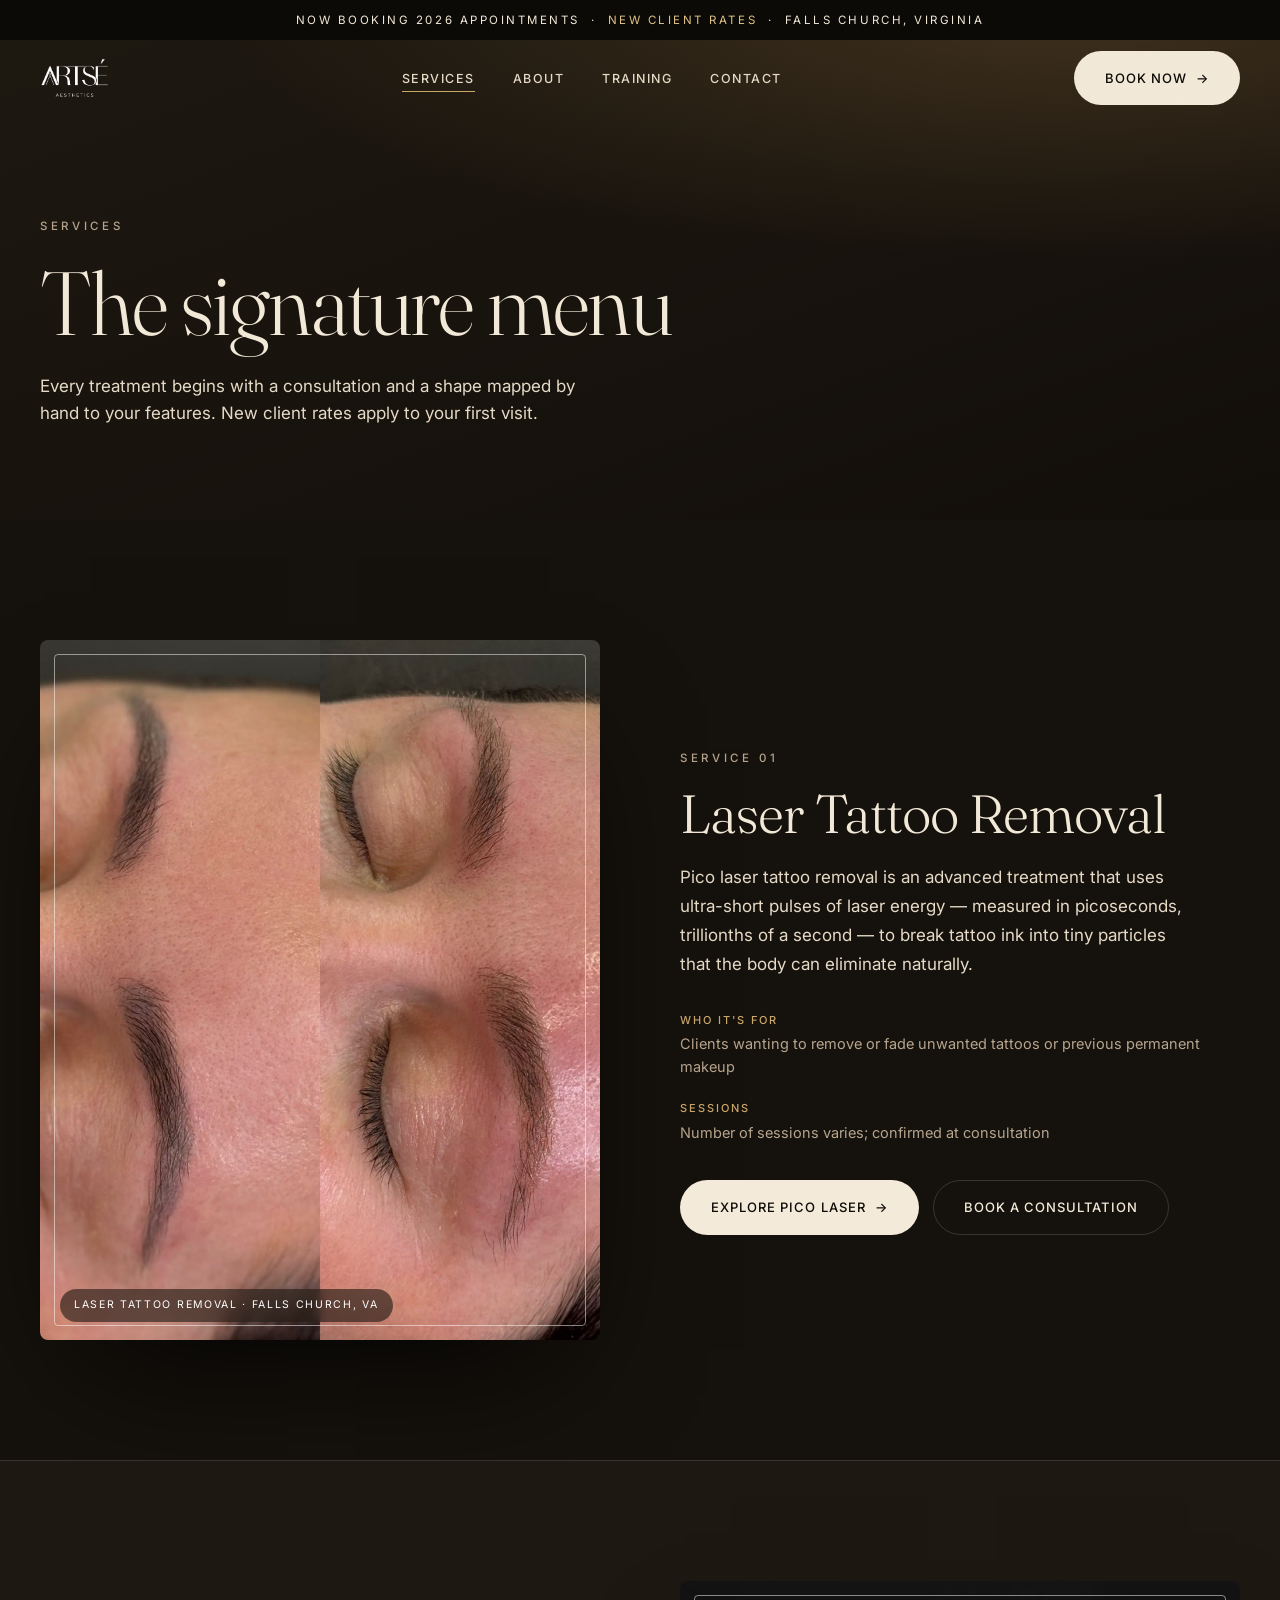
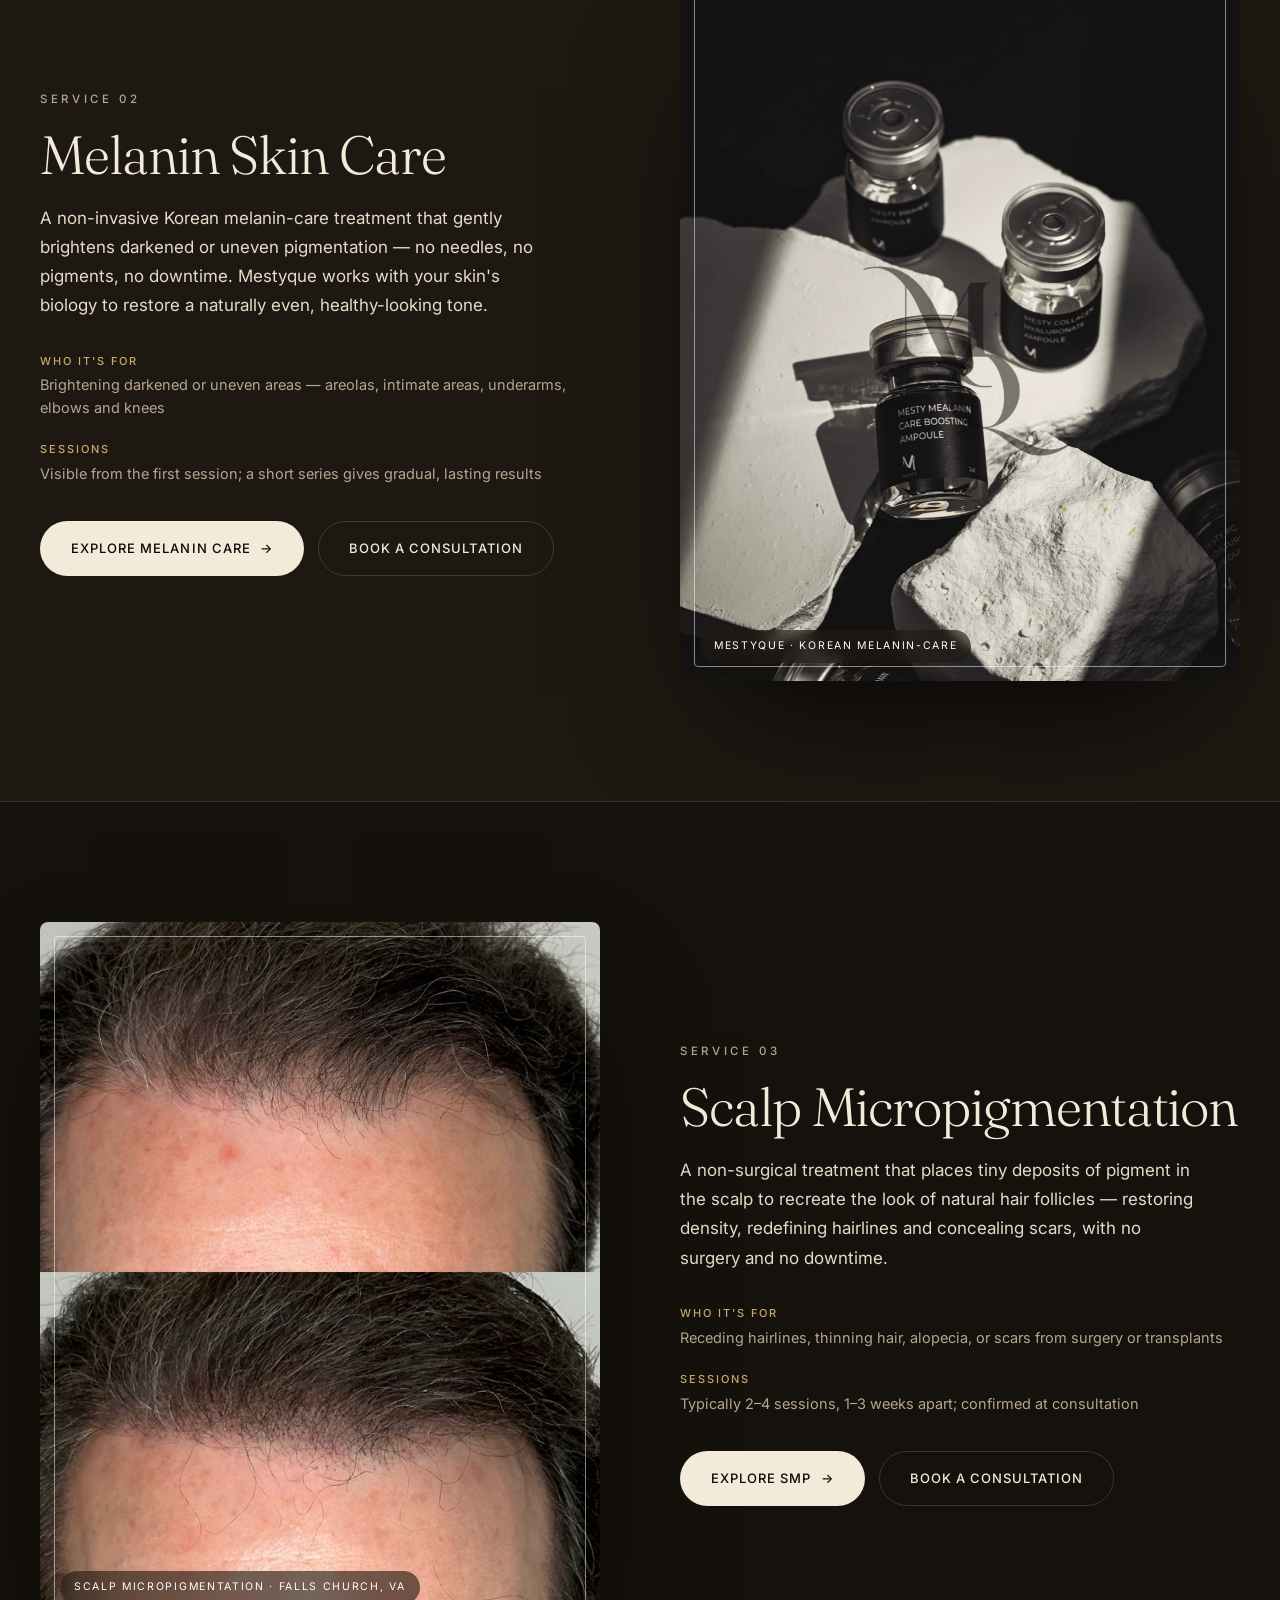
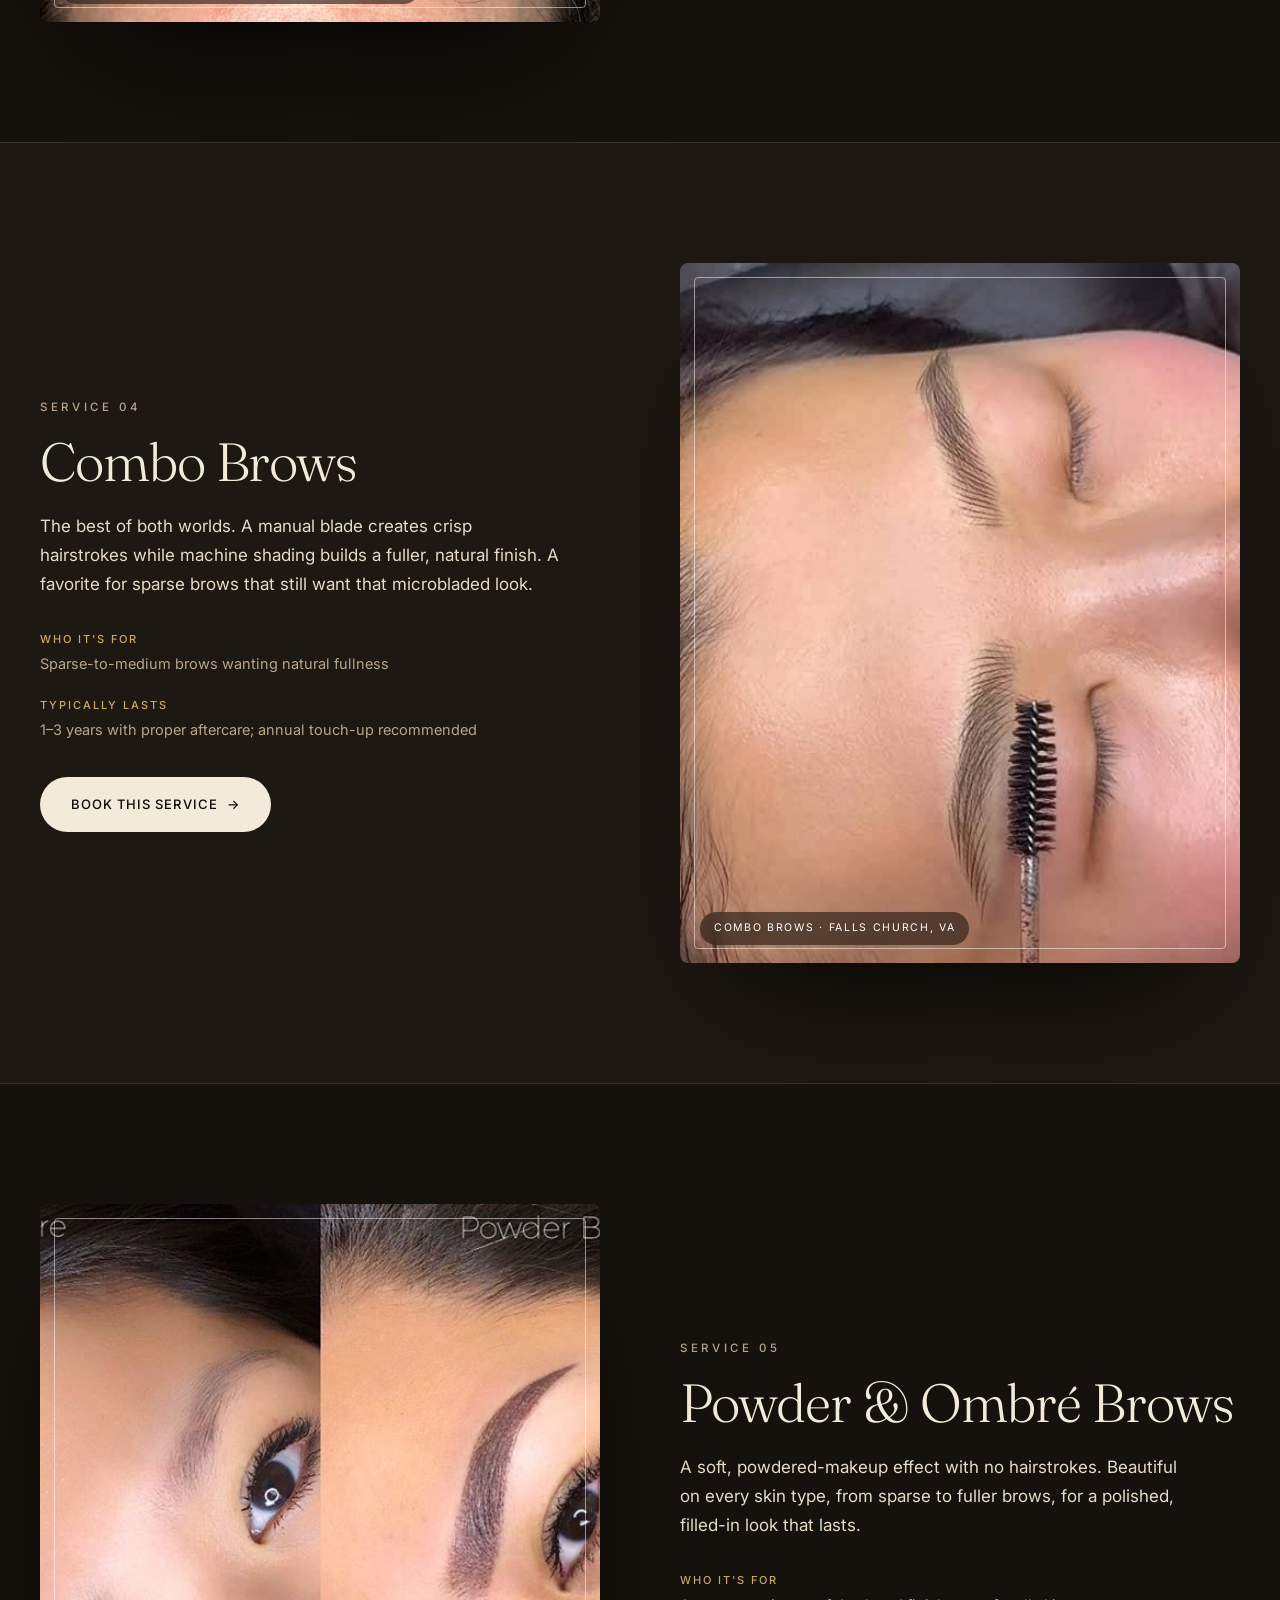
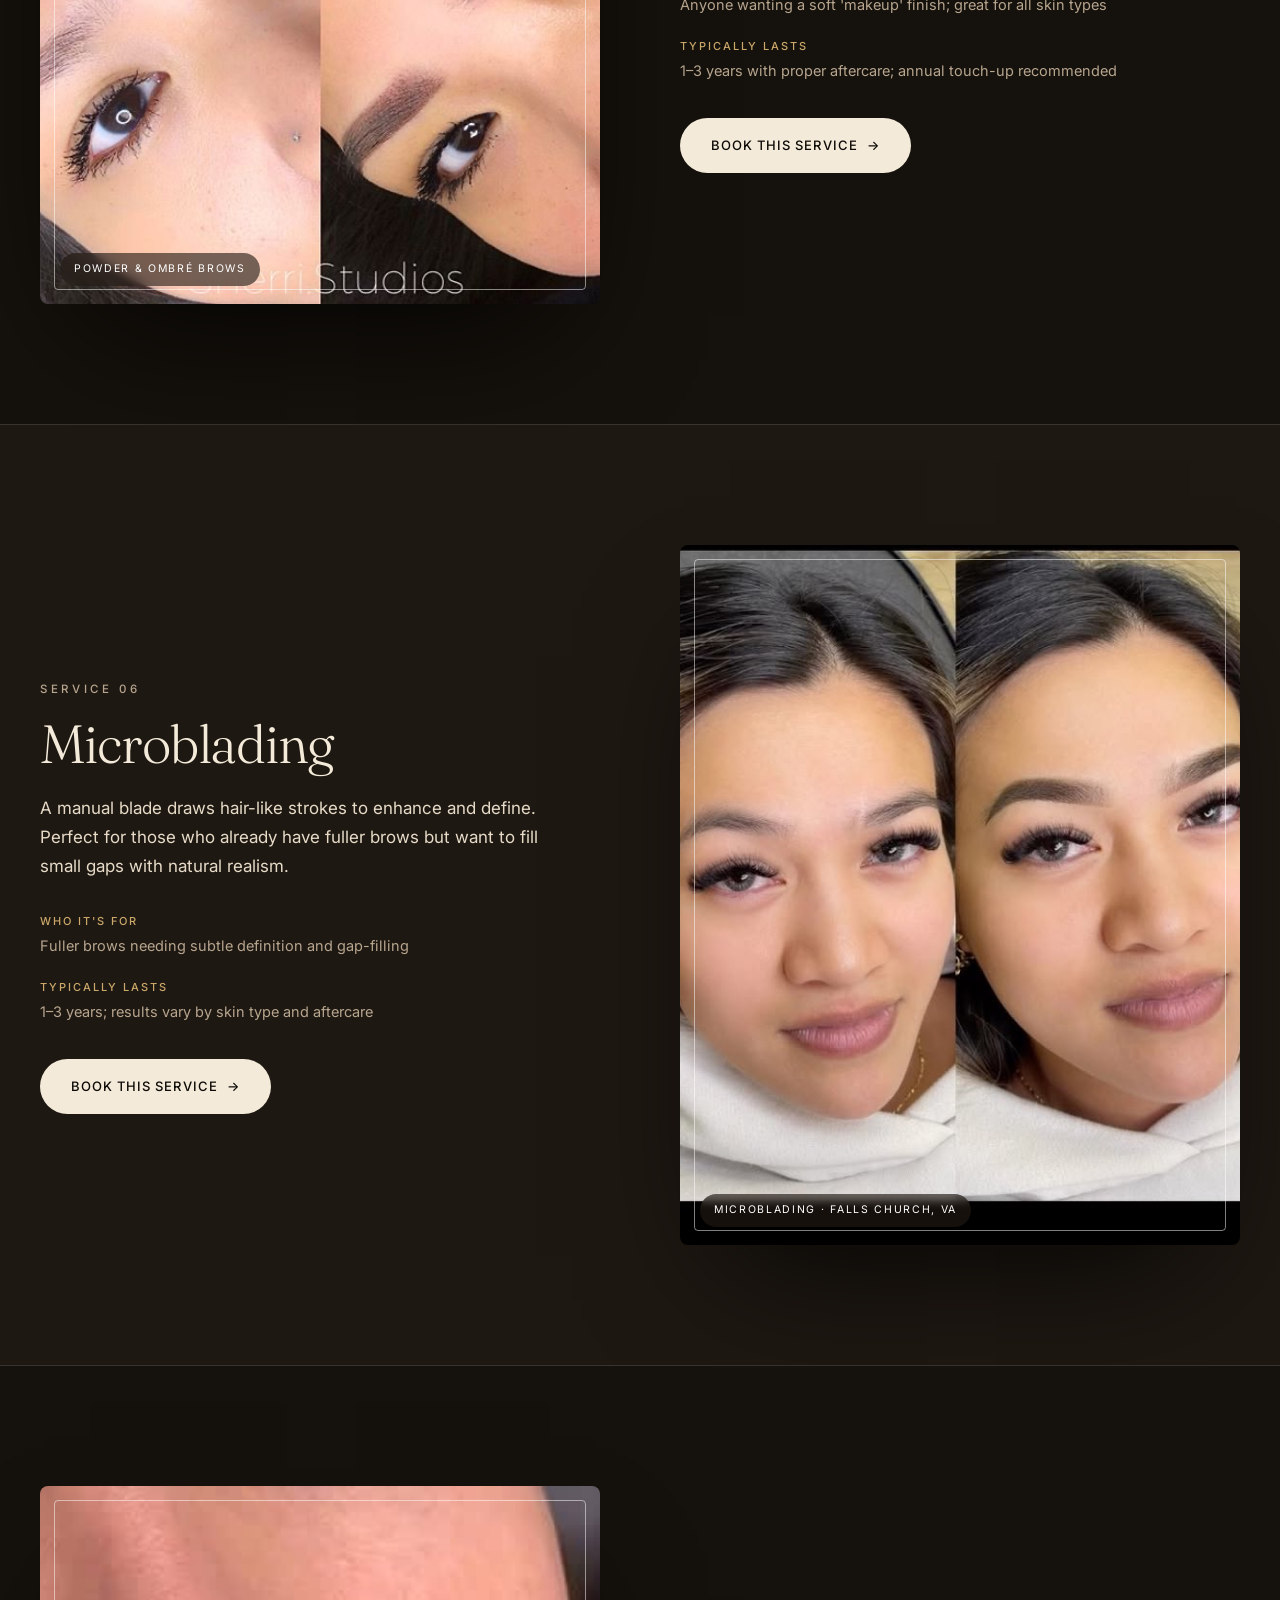
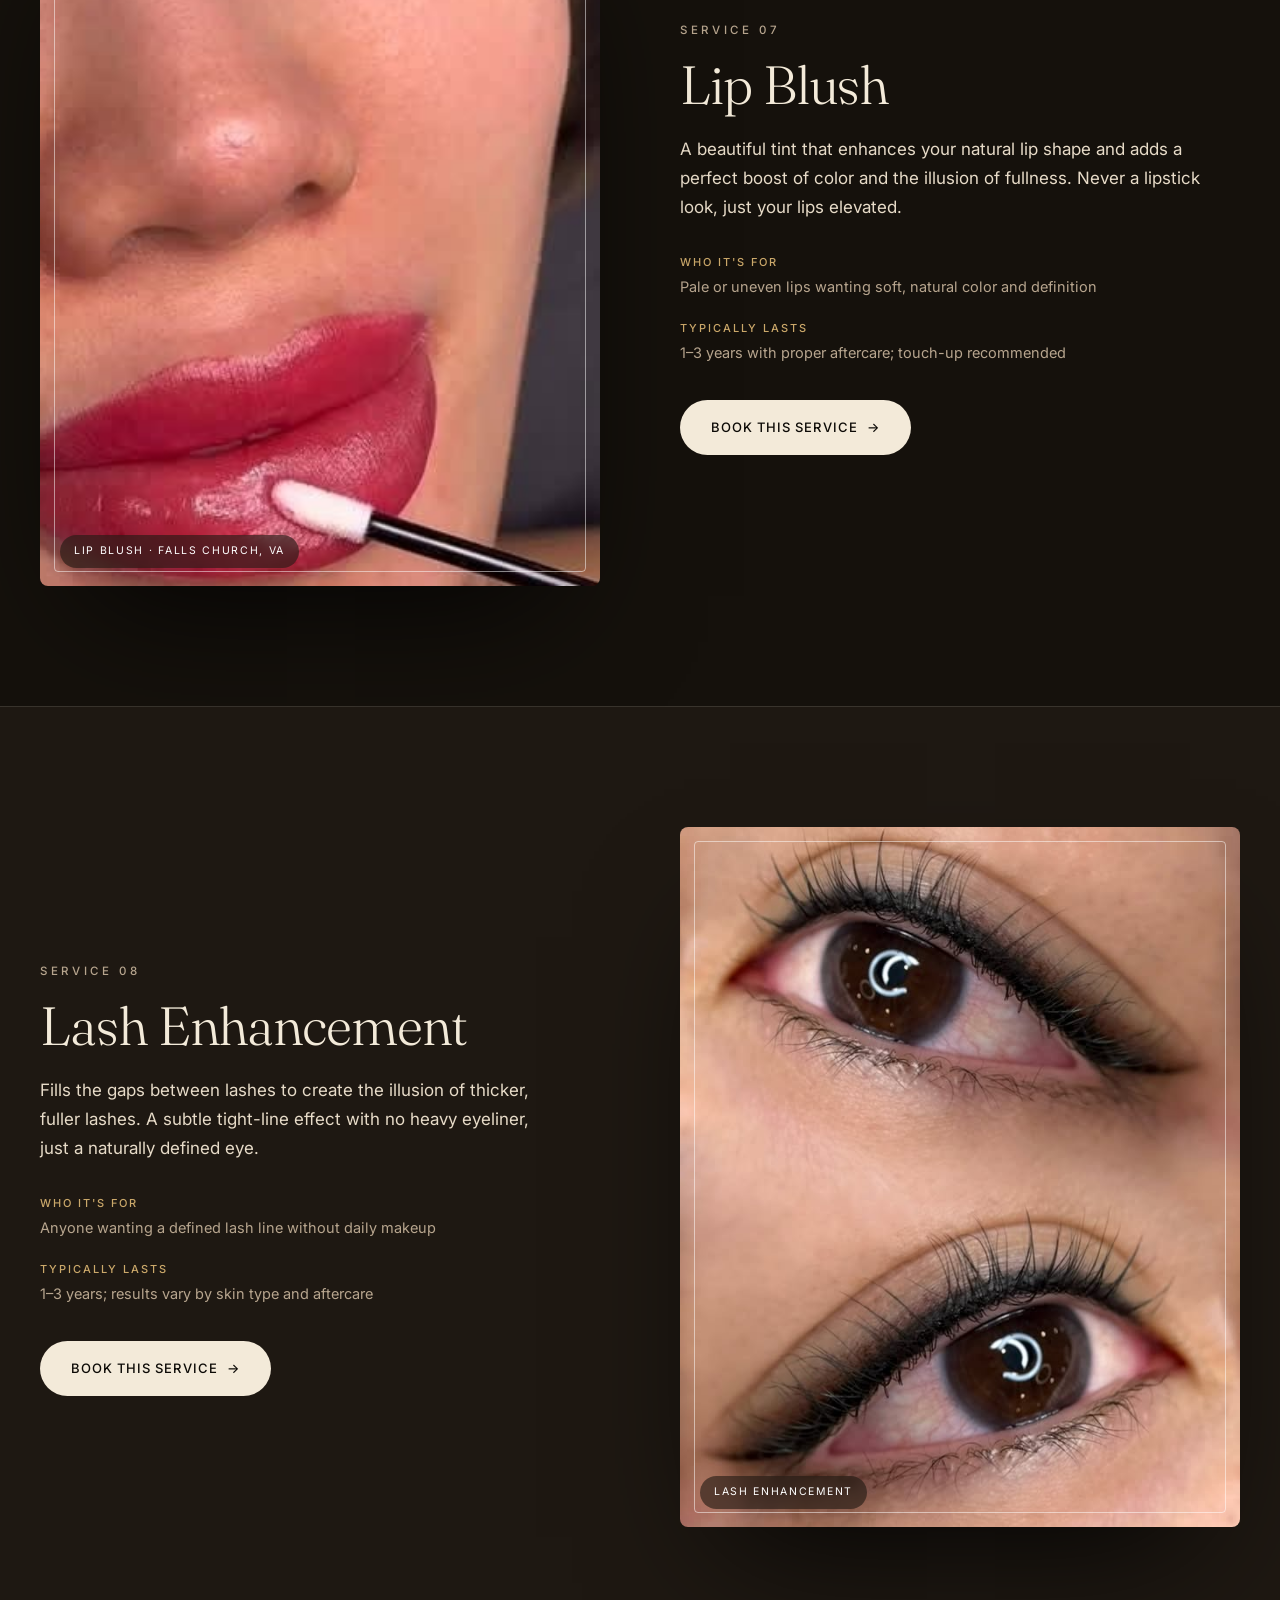
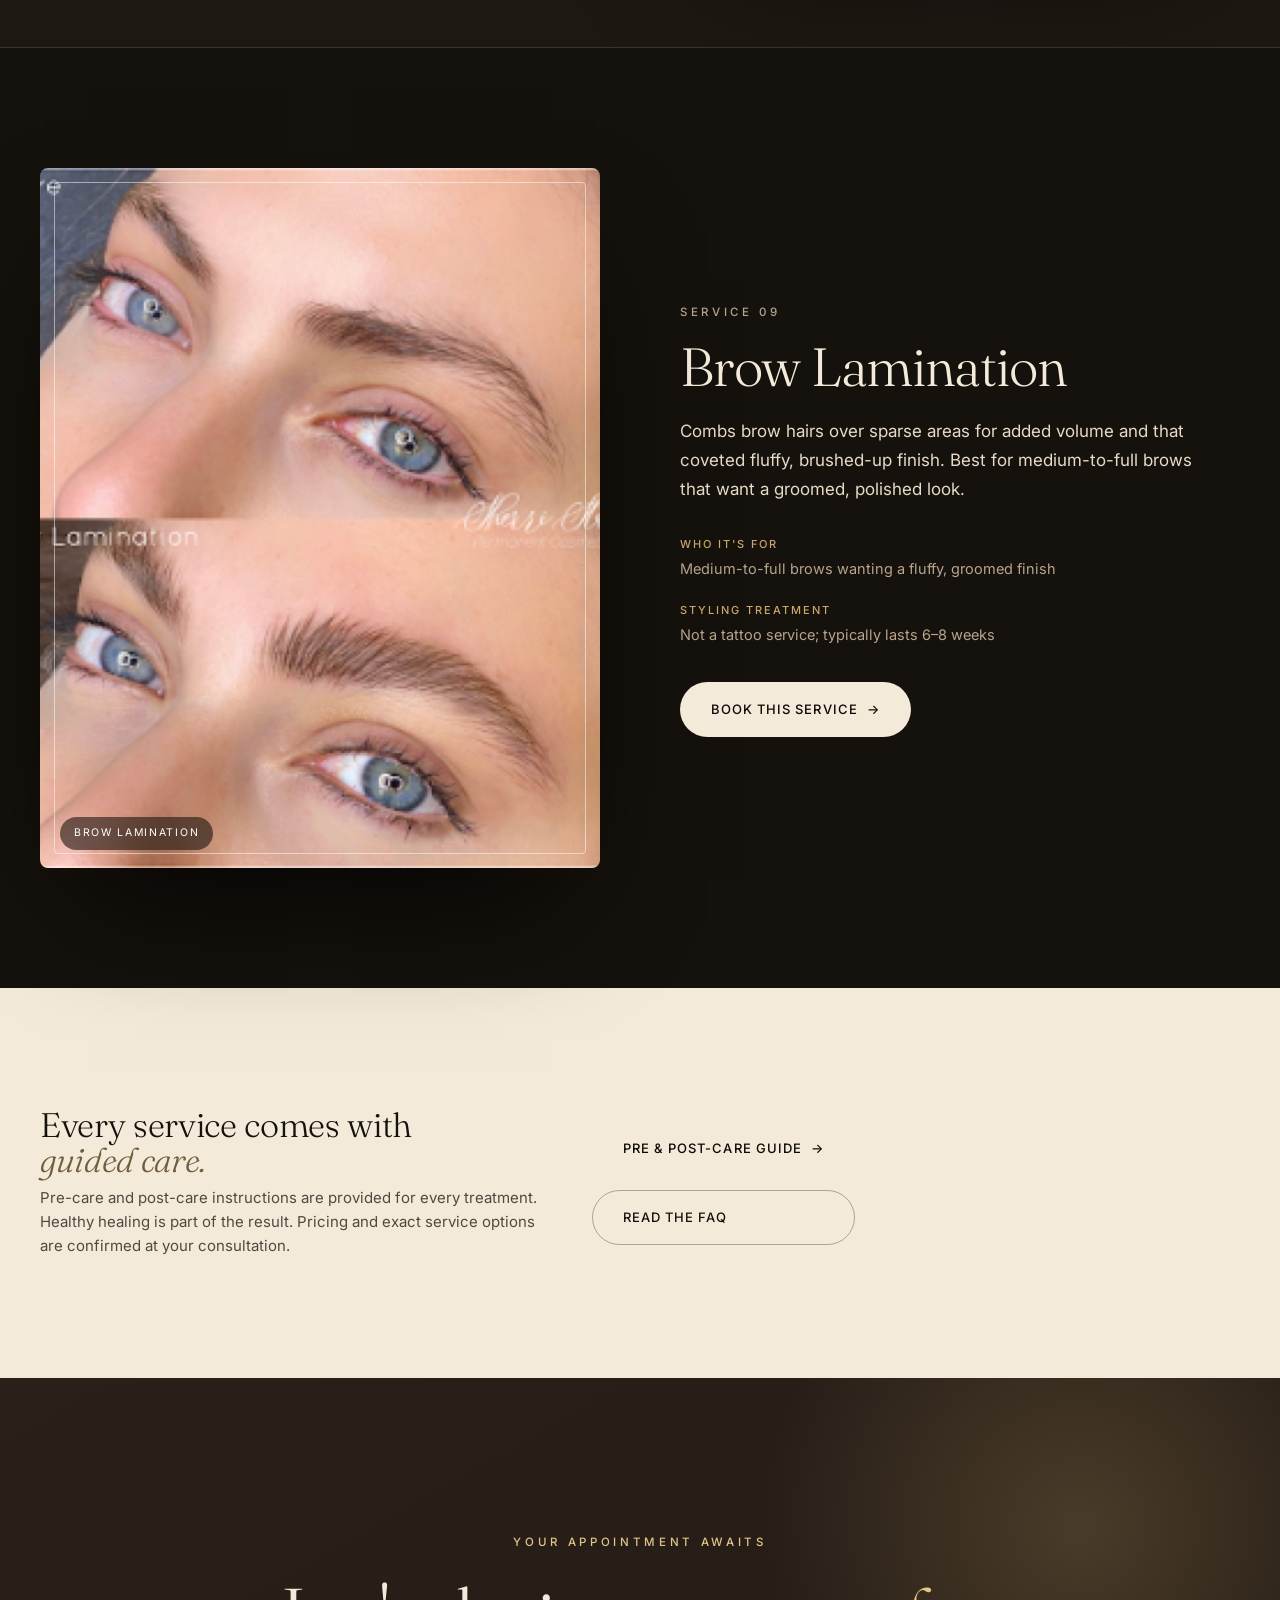
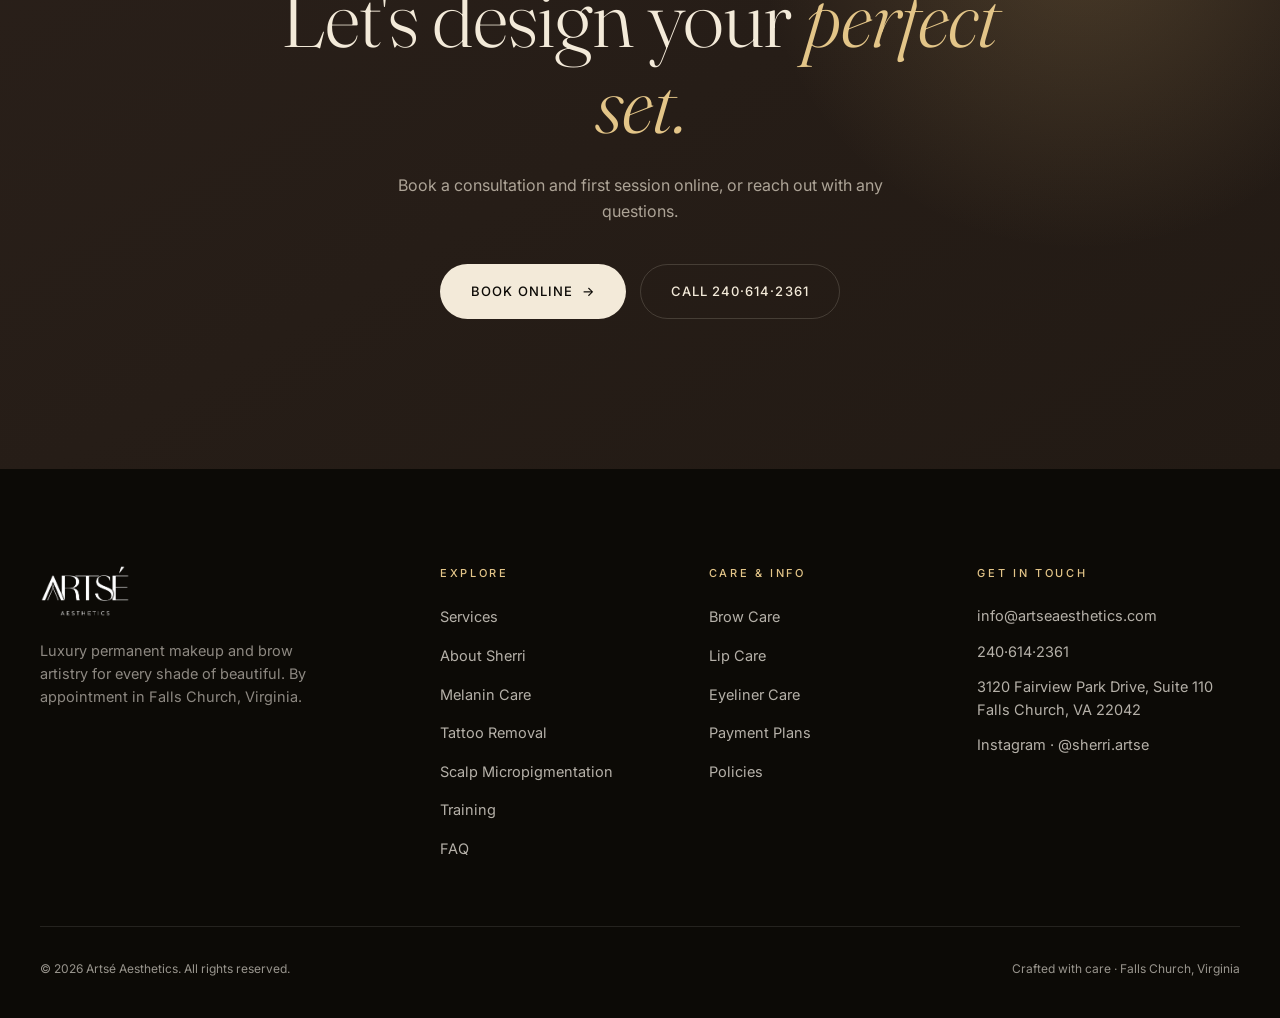
<file: services.html>
<!DOCTYPE html>
<html lang="en">
<head>
<meta charset="UTF-8" />
<meta name="viewport" content="width=device-width, initial-scale=1.0" />
<title>Services — Permanent Makeup &amp; Brows | Artsé Aesthetics</title>
<meta name="description" content="Combo brows, powder &amp; ombré brows, microblading, lip blush, lash enhancement, brow lamination and laser tattoo removal in Falls Church, VA." />
<link rel="canonical" href="https://www.artseaesthetics.com/services.html" />
<meta name="theme-color" content="#221A14" />
<meta name="robots" content="index, follow" />
<meta property="og:type" content="website" />
<meta property="og:site_name" content="Artsé Aesthetics" />
<meta property="og:title" content="Services — Permanent Makeup &amp; Brows | Artsé Aesthetics" />
<meta property="og:description" content="Combo brows, powder &amp; ombré brows, microblading, lip blush, lash enhancement, brow lamination and laser tattoo removal in Falls Church, VA." />
<meta property="og:url" content="https://www.artseaesthetics.com/services.html" />
<meta property="og:image" content="https://www.artseaesthetics.com/assets/og.jpg" />
<meta property="og:image:width" content="1200" />
<meta property="og:image:height" content="630" />
<meta name="twitter:card" content="summary_large_image" />
<meta name="twitter:title" content="Services — Permanent Makeup &amp; Brows | Artsé Aesthetics" />
<meta name="twitter:description" content="Combo brows, powder &amp; ombré brows, microblading, lip blush, lash enhancement, brow lamination and laser tattoo removal in Falls Church, VA." />
<meta name="twitter:image" content="https://www.artseaesthetics.com/assets/og.jpg" />
<link rel="icon" type="image/png" sizes="32x32" href="assets/favicon-32.png" />
<link rel="icon" type="image/png" sizes="16x16" href="assets/favicon-16.png" />
<link rel="icon" href="assets/favicon.ico" sizes="any" />
<link rel="apple-touch-icon" sizes="180x180" href="assets/apple-touch-icon.png" />
<link rel="preconnect" href="https://fonts.googleapis.com">
<link rel="preconnect" href="https://fonts.gstatic.com" crossorigin>
<link href="https://fonts.googleapis.com/css2?family=Fraunces:ital,opsz,wght@0,9..144,300;0,9..144,400;0,9..144,500;0,9..144,600;1,9..144,300;1,9..144,400&family=Inter:wght@300;400;500;600&display=swap" rel="stylesheet">
<link rel="stylesheet" href="styles.css" />
<style>
  /* Services page — minimal overrides */
  .svc-section{position:relative}
  .svc-section .split{align-items:center}
  .svc-meta{display:flex;flex-direction:column;gap:22px}
  .svc-meta .svc-detail{display:flex;flex-direction:column;gap:4px}
  .svc-meta .detail-label{font-size:11px;letter-spacing:.18em;text-transform:uppercase;color:var(--gilt);font-weight:500}
  .svc-meta .detail-val{font-size:14.5px;color:var(--mocha);line-height:1.55}
  .svc-body p{font-size:17px;color:var(--cocoa);line-height:1.72;max-width:520px;margin:20px 0 32px}
  .svc-body h2{font-size:clamp(34px,4.2vw,56px);font-weight:300;letter-spacing:-.02em;line-height:1.1;margin-top:14px}
  .care-band{background:var(--espresso);color:var(--ivory)}
  .care-band .inner{display:flex;align-items:center;justify-content:space-between;gap:32px;flex-wrap:wrap}
  .care-band p{color:color-mix(in srgb,var(--ivory) 74%,transparent);max-width:520px;font-size:15px;line-height:1.6;margin:8px 0 0}
  .care-band h3{font-size:clamp(22px,2.8vw,34px);font-weight:300;color:var(--ivory);margin:0}
  .care-band h3 em{color:color-mix(in srgb,var(--gilt) 50%,var(--ivory));font-style:italic}
  .divider-line{height:1px;background:var(--line);margin:0}
  /* Reverse split: image on right, text on left */
  .split.rev{direction:rtl}
  .split.rev>*{direction:ltr}
  @media(max-width:768px){
    .care-band .inner{flex-direction:column;align-items:flex-start}
    .svc-body p{max-width:100%}
    .split.rev{direction:ltr}
  }
</style>
</head>
<body class="theme-dark">
  <div class="progress" id="progress"></div>

  <div class="announce">Now booking 2026 appointments &nbsp;·&nbsp; <span>New client rates</span> &nbsp;·&nbsp; Falls Church, Virginia</div>

  <header id="header">
    <div class="wrap nav">
      <a href="index.html" class="brand" aria-label="Artsé Aesthetics home"><img src="assets/logo-light.png" alt="Artsé Aesthetics" /></a>
      <nav>
        <ul class="menu">
          <li><a href="services.html" aria-current="page">Services</a></li>
          <li><a href="about.html">About</a></li>
          <li><a href="training.html">Training</a></li>
          <li><a href="contact.html">Contact</a></li>
        </ul>
      </nav>
      <div class="nav-cta">
        <a href="tel:240-614-2361" class="nav-phone">240·614·2361</a>
        <a href="https://app.acuityscheduling.com/schedule.php?owner=15010586" class="btn btn-solid">Book Now <span class="arrow">→</span></a>
        <button class="burger" aria-label="Open menu" aria-controls="mnav" aria-expanded="false" onclick="toggleMenu(true)"><span></span><span></span><span></span></button>
      </div>
    </div>
  </header>

  <div class="mnav" id="mnav" aria-hidden="true">
    <span class="mlogo"><img src="assets/logo-light.png" alt="Artsé Aesthetics" /></span>
    <button class="mnav-close" aria-label="Close menu" onclick="toggleMenu(false)">&times;</button>
    <nav>
      <a href="services.html" onclick="toggleMenu(false)">Services</a>
      <a href="about.html" onclick="toggleMenu(false)">About</a>
      <a href="training.html" onclick="toggleMenu(false)">Training</a>
      <a href="contact.html" onclick="toggleMenu(false)">Contact</a>
    </nav>
    <a href="https://app.acuityscheduling.com/schedule.php?owner=15010586" class="btn btn-solid mcta" onclick="toggleMenu(false)">Book Now <span class="arrow">&rarr;</span></a>
    <div class="mcontact"><a href="tel:240-614-2361">240·614·2361</a> &nbsp;·&nbsp; <a href="mailto:info@artseaesthetics.com">info@artseaesthetics.com</a></div>
  </div>

<main>

  <!-- PAGE HERO -->
  <section class="pad" style="background:radial-gradient(120% 95% at 84% -6%,rgba(150,112,64,.30),transparent 55%),linear-gradient(160deg,#1D1810,#120E0A);padding-top:172px;padding-bottom:92px">
    <div class="wrap">
      <span class="eyebrow">Services</span>
      <h1 style="font-size:clamp(46px,7vw,104px);font-weight:300;letter-spacing:-.02em;margin-top:18px;max-width:15ch">The signature menu</h1>
      <p style="max-width:540px;color:var(--cocoa);font-size:17px;margin-top:24px">Every treatment begins with a consultation and a shape mapped by hand to your features. New client rates apply to your first visit.</p>
    </div>
  </section>

  <!-- SERVICE 01 — LASER TATTOO REMOVAL (image left) -->
  <section class="pad svc-section" id="laser-removal" style="background:var(--ivory)">
    <div class="wrap">
      <div class="split">
        <!-- Image -->
        <div class="plate framed reveal">
          <img src="assets/pico/result-01.jpg" alt="Before and after tattoo removal result at Artsé Aesthetics" loading="lazy" decoding="async" />
          <span class="tag">Laser Tattoo Removal · Falls Church, VA</span>
        </div>
        <!-- Text -->
        <div class="svc-body reveal" style="transition-delay:.12s">
          <span class="eyebrow">Service 01</span>
          <h2>Laser Tattoo Removal</h2>
          <p>Pico laser tattoo removal is an advanced treatment that uses ultra-short pulses of laser energy — measured in picoseconds, trillionths of a second — to break tattoo ink into tiny particles that the body can eliminate naturally.</p>
          <div class="svc-meta">
            <div class="svc-detail">
              <span class="detail-label">Who it's for</span>
              <span class="detail-val">Clients wanting to remove or fade unwanted tattoos or previous permanent makeup</span>
            </div>
            <div class="svc-detail">
              <span class="detail-label">Sessions</span>
              <span class="detail-val">Number of sessions varies; confirmed at consultation</span>
            </div>
          </div>
          <div style="display:flex;gap:14px;flex-wrap:wrap;margin-top:36px">
            <a href="pico-laser.html" class="btn btn-solid">Explore Pico Laser <span class="arrow">→</span></a>
            <a href="https://app.acuityscheduling.com/schedule.php?owner=15010586" class="btn btn-ghost">Book a consultation</a>
          </div>
        </div>
      </div>
    </div>
  </section>

  <div class="divider-line"></div>

  <!-- SERVICE 02 — MELANIN SKIN CARE (image right) -->
  <section class="pad svc-section" id="melanin" style="background:var(--ivory-2)">
    <div class="wrap">
      <div class="split rev">
        <!-- Image -->
        <div class="plate framed reveal">
          <img src="assets/mesty-product.jpg" alt="Mestyque Korean melanin-care ampoules used at Artsé Aesthetics" loading="lazy" decoding="async" />
          <span class="tag">Mestyque · Korean melanin-care</span>
        </div>
        <!-- Text -->
        <div class="svc-body reveal" style="transition-delay:.12s">
          <span class="eyebrow">Service 02</span>
          <h2>Melanin Skin Care</h2>
          <p>A non-invasive Korean melanin-care treatment that gently brightens darkened or uneven pigmentation — no needles, no pigments, no downtime. Mestyque works with your skin's biology to restore a naturally even, healthy-looking tone.</p>
          <div class="svc-meta">
            <div class="svc-detail">
              <span class="detail-label">Who it's for</span>
              <span class="detail-val">Brightening darkened or uneven areas — areolas, intimate areas, underarms, elbows and knees</span>
            </div>
            <div class="svc-detail">
              <span class="detail-label">Sessions</span>
              <span class="detail-val">Visible from the first session; a short series gives gradual, lasting results</span>
            </div>
          </div>
          <div style="display:flex;gap:14px;flex-wrap:wrap;margin-top:36px">
            <a href="melanin-care.html" class="btn btn-solid">Explore Melanin Care <span class="arrow">→</span></a>
            <a href="https://app.acuityscheduling.com/schedule.php?owner=15010586" class="btn btn-ghost">Book a consultation</a>
          </div>
        </div>
      </div>
    </div>
  </section>

  <div class="divider-line"></div>

  <!-- SERVICE 03 — SCALP MICROPIGMENTATION (image left) -->
  <section class="pad svc-section" id="smp" style="background:var(--ivory)">
    <div class="wrap">
      <div class="split">
        <!-- Image -->
        <div class="plate framed reveal">
          <img src="assets/smp/result-02.jpg" alt="Before and after scalp micropigmentation hairline at Artsé Aesthetics" loading="lazy" decoding="async" />
          <span class="tag">Scalp Micropigmentation · Falls Church, VA</span>
        </div>
        <!-- Text -->
        <div class="svc-body reveal" style="transition-delay:.12s">
          <span class="eyebrow">Service 03</span>
          <h2>Scalp Micropigmentation</h2>
          <p>A non-surgical treatment that places tiny deposits of pigment in the scalp to recreate the look of natural hair follicles — restoring density, redefining hairlines and concealing scars, with no surgery and no downtime.</p>
          <div class="svc-meta">
            <div class="svc-detail">
              <span class="detail-label">Who it's for</span>
              <span class="detail-val">Receding hairlines, thinning hair, alopecia, or scars from surgery or transplants</span>
            </div>
            <div class="svc-detail">
              <span class="detail-label">Sessions</span>
              <span class="detail-val">Typically 2–4 sessions, 1–3 weeks apart; confirmed at consultation</span>
            </div>
          </div>
          <div style="display:flex;gap:14px;flex-wrap:wrap;margin-top:36px">
            <a href="smp.html" class="btn btn-solid">Explore SMP <span class="arrow">→</span></a>
            <a href="https://app.acuityscheduling.com/schedule.php?owner=15010586" class="btn btn-ghost">Book a consultation</a>
          </div>
        </div>
      </div>
    </div>
  </section>

  <div class="divider-line"></div>

  <!-- SERVICE 04 — COMBO BROWS (image right) -->
  <section class="pad svc-section" id="combo-brows" style="background:var(--ivory-2)">
    <div class="wrap">
      <div class="split rev">
        <!-- Image -->
        <div class="plate framed reveal">
          <img src="assets/brow.jpg" alt="Healed combo brow result by Artsé Aesthetics" style="object-position:center 42%" loading="lazy" decoding="async" />
          <span class="tag">Combo Brows · Falls Church, VA</span>
        </div>
        <!-- Text -->
        <div class="svc-body reveal" style="transition-delay:.12s">
          <span class="eyebrow">Service 04</span>
          <h2>Combo Brows</h2>
          <p>The best of both worlds. A manual blade creates crisp hairstrokes while machine shading builds a fuller, natural finish. A favorite for sparse brows that still want that microbladed look.</p>
          <div class="svc-meta">
            <div class="svc-detail">
              <span class="detail-label">Who it's for</span>
              <span class="detail-val">Sparse-to-medium brows wanting natural fullness</span>
            </div>
            <div class="svc-detail">
              <span class="detail-label">Typically lasts</span>
              <span class="detail-val">1–3 years with proper aftercare; annual touch-up recommended</span>
            </div>
          </div>
          <a href="https://app.acuityscheduling.com/schedule.php?owner=15010586" class="btn btn-solid" style="margin-top:36px">Book this service <span class="arrow">→</span></a>
        </div>
      </div>
    </div>
  </section>

  <div class="divider-line"></div>

  <!-- SERVICE 05 — POWDER & OMBRÉ BROWS (image left) -->
  <section class="pad svc-section" id="powder-brows" style="background:var(--ivory)">
    <div class="wrap">
      <div class="split">
        <!-- Image -->
        <div class="plate framed reveal">
          <img src="assets/powder.jpg" alt="Before and after powder and ombré brows by Artsé Aesthetics" loading="lazy" decoding="async" />
          <span class="tag">Powder &amp; Ombré Brows</span>
        </div>
        <!-- Text -->
        <div class="svc-body reveal" style="transition-delay:.12s">
          <span class="eyebrow">Service 05</span>
          <h2>Powder &amp; Ombré Brows</h2>
          <p>A soft, powdered-makeup effect with no hairstrokes. Beautiful on every skin type, from sparse to fuller brows, for a polished, filled-in look that lasts.</p>
          <div class="svc-meta">
            <div class="svc-detail">
              <span class="detail-label">Who it's for</span>
              <span class="detail-val">Anyone wanting a soft 'makeup' finish; great for all skin types</span>
            </div>
            <div class="svc-detail">
              <span class="detail-label">Typically lasts</span>
              <span class="detail-val">1–3 years with proper aftercare; annual touch-up recommended</span>
            </div>
          </div>
          <a href="https://app.acuityscheduling.com/schedule.php?owner=15010586" class="btn btn-solid" style="margin-top:36px">Book this service <span class="arrow">→</span></a>
        </div>
      </div>
    </div>
  </section>

  <div class="divider-line"></div>

  <!-- SERVICE 06 — MICROBLADING (image right) -->
  <section class="pad svc-section" id="microblading" style="background:var(--ivory-2)">
    <div class="wrap">
      <div class="split rev">
        <!-- Image -->
        <div class="plate framed reveal">
          <img src="assets/transform.jpg" alt="Before and after microblading brows by Artsé Aesthetics" style="object-position:center 40%" loading="lazy" decoding="async" />
          <span class="tag">Microblading · Falls Church, VA</span>
        </div>
        <!-- Text -->
        <div class="svc-body reveal" style="transition-delay:.12s">
          <span class="eyebrow">Service 06</span>
          <h2>Microblading</h2>
          <p>A manual blade draws hair-like strokes to enhance and define. Perfect for those who already have fuller brows but want to fill small gaps with natural realism.</p>
          <div class="svc-meta">
            <div class="svc-detail">
              <span class="detail-label">Who it's for</span>
              <span class="detail-val">Fuller brows needing subtle definition and gap-filling</span>
            </div>
            <div class="svc-detail">
              <span class="detail-label">Typically lasts</span>
              <span class="detail-val">1–3 years; results vary by skin type and aftercare</span>
            </div>
          </div>
          <a href="https://app.acuityscheduling.com/schedule.php?owner=15010586" class="btn btn-solid" style="margin-top:36px">Book this service <span class="arrow">→</span></a>
        </div>
      </div>
    </div>
  </section>

  <div class="divider-line"></div>

  <!-- SERVICE 07 — LIP BLUSH (image left) -->
  <section class="pad svc-section" id="lip-blush" style="background:var(--ivory)">
    <div class="wrap">
      <div class="split">
        <!-- Image -->
        <div class="plate framed reveal">
          <img src="assets/lip.jpg" alt="Lip blush result by Artsé Aesthetics" style="object-position:center 30%" loading="lazy" decoding="async" />
          <span class="tag">Lip Blush · Falls Church, VA</span>
        </div>
        <!-- Text -->
        <div class="svc-body reveal" style="transition-delay:.12s">
          <span class="eyebrow">Service 07</span>
          <h2>Lip Blush</h2>
          <p>A beautiful tint that enhances your natural lip shape and adds a perfect boost of color and the illusion of fullness. Never a lipstick look, just your lips elevated.</p>
          <div class="svc-meta">
            <div class="svc-detail">
              <span class="detail-label">Who it's for</span>
              <span class="detail-val">Pale or uneven lips wanting soft, natural color and definition</span>
            </div>
            <div class="svc-detail">
              <span class="detail-label">Typically lasts</span>
              <span class="detail-val">1–3 years with proper aftercare; touch-up recommended</span>
            </div>
          </div>
          <a href="https://app.acuityscheduling.com/schedule.php?owner=15010586" class="btn btn-solid" style="margin-top:36px">Book this service <span class="arrow">→</span></a>
        </div>
      </div>
    </div>
  </section>

  <div class="divider-line"></div>

  <!-- SERVICE 08 — LASH ENHANCEMENT (image right) -->
  <section class="pad svc-section" id="lash" style="background:var(--ivory-2)">
    <div class="wrap">
      <div class="split rev">
        <!-- Image -->
        <div class="plate framed reveal">
          <img src="assets/lash.jpg" alt="Lash line enhancement result by Artsé Aesthetics" style="object-position:center 40%" loading="lazy" decoding="async" />
          <span class="tag">Lash Enhancement</span>
        </div>
        <!-- Text -->
        <div class="svc-body reveal" style="transition-delay:.12s">
          <span class="eyebrow">Service 08</span>
          <h2>Lash Enhancement</h2>
          <p>Fills the gaps between lashes to create the illusion of thicker, fuller lashes. A subtle tight-line effect with no heavy eyeliner, just a naturally defined eye.</p>
          <div class="svc-meta">
            <div class="svc-detail">
              <span class="detail-label">Who it's for</span>
              <span class="detail-val">Anyone wanting a defined lash line without daily makeup</span>
            </div>
            <div class="svc-detail">
              <span class="detail-label">Typically lasts</span>
              <span class="detail-val">1–3 years; results vary by skin type and aftercare</span>
            </div>
          </div>
          <a href="https://app.acuityscheduling.com/schedule.php?owner=15010586" class="btn btn-solid" style="margin-top:36px">Book this service <span class="arrow">→</span></a>
        </div>
      </div>
    </div>
  </section>

  <div class="divider-line"></div>

  <!-- SERVICE 09 — BROW LAMINATION (image left) -->
  <section class="pad svc-section" id="brow-lamination" style="background:var(--ivory)">
    <div class="wrap">
      <div class="split">
        <!-- Image -->
        <div class="plate framed reveal">
          <img src="assets/lamination.jpg" alt="Before and after brow lamination by Artsé Aesthetics" loading="lazy" decoding="async" />
          <span class="tag">Brow Lamination</span>
        </div>
        <!-- Text -->
        <div class="svc-body reveal" style="transition-delay:.12s">
          <span class="eyebrow">Service 09</span>
          <h2>Brow Lamination</h2>
          <p>Combs brow hairs over sparse areas for added volume and that coveted fluffy, brushed-up finish. Best for medium-to-full brows that want a groomed, polished look.</p>
          <div class="svc-meta">
            <div class="svc-detail">
              <span class="detail-label">Who it's for</span>
              <span class="detail-val">Medium-to-full brows wanting a fluffy, groomed finish</span>
            </div>
            <div class="svc-detail">
              <span class="detail-label">Styling treatment</span>
              <span class="detail-val">Not a tattoo service; typically lasts 6–8 weeks</span>
            </div>
          </div>
          <a href="https://app.acuityscheduling.com/schedule.php?owner=15010586" class="btn btn-solid" style="margin-top:36px">Book this service <span class="arrow">→</span></a>
        </div>
      </div>
    </div>
  </section>

  <!-- REASSURANCE / AFTERCARE BAND -->
  <section class="pad care-band">
    <div class="wrap">
      <div class="inner reveal">
        <div class="care-band inner" style="background:transparent;padding:0">
          <div>
            <h3>Every service comes with<br><em>guided care.</em></h3>
            <p>Pre-care and post-care instructions are provided for every treatment. Healthy healing is part of the result. Pricing and exact service options are confirmed at your consultation.</p>
          </div>
          <div style="display:flex;flex-direction:column;gap:14px;flex-shrink:0">
            <a href="aftercare.html" class="btn btn-light">Pre &amp; post-care guide <span class="arrow">→</span></a>
            <a href="faq.html" class="btn btn-ghost" style="border-color:rgba(21,17,12,.32)!important;color:var(--ivory)!important">Read the FAQ</a>
          </div>
        </div>
      </div>
    </div>
  </section>

  <!-- CLOSING CTA -->
  <section class="cta pad-lg">
    <div class="glow"></div>
    <div class="wrap inner reveal">
      <span class="eyebrow">Your appointment awaits</span>
      <h2>Let's design your <em>perfect set.</em></h2>
      <p>Book a consultation and first session online, or reach out with any questions.</p>
      <div class="cta-actions">
        <a href="https://app.acuityscheduling.com/schedule.php?owner=15010586" class="btn btn-light">Book online <span class="arrow">→</span></a>
        <a href="tel:240-614-2361" class="btn btn-ghost" style="border-color:rgba(255,255,255,.3);color:var(--espresso)">Call 240·614·2361</a>
      </div>
    </div>
  </section>

</main>

  <!-- Footer -->
  <footer class="foot" id="contact">
    <div class="wrap">
      <div class="foot-top">
        <div>
          <a href="index.html" class="brand"><img src="assets/logo-light.png" alt="Artsé Aesthetics" /></a>
          <p class="blurb">Luxury permanent makeup and brow artistry for every shade of beautiful. By appointment in Falls Church, Virginia.</p>
        </div>
        <div>
          <h5>Explore</h5>
          <ul>
            <li><a href="services.html">Services</a></li>
            <li><a href="about.html">About Sherri</a></li>
            <li><a href="melanin-care.html">Melanin Care</a></li>
          <li><a href="pico-laser.html">Tattoo Removal</a></li>
            <li><a href="smp.html">Scalp Micropigmentation</a></li>
            <li><a href="training.html">Training</a></li>
            <li><a href="faq.html">FAQ</a></li>
          </ul>
        </div>
        <div>
          <h5>Care &amp; Info</h5>
          <ul>
            <li><a href="aftercare.html#brow">Brow Care</a></li>
            <li><a href="aftercare.html#lip">Lip Care</a></li>
            <li><a href="aftercare.html#eyeliner">Eyeliner Care</a></li>
            <li><a href="payment-plans.html">Payment Plans</a></li>
            <li><a href="policies.html">Policies</a></li>
          </ul>
        </div>
        <div class="contact">
          <h5>Get in touch</h5>
          <a href="mailto:info@artseaesthetics.com">info@artseaesthetics.com</a>
          <a href="tel:240-614-2361">240·614·2361</a>
          <span>3120 Fairview Park Drive, Suite 110<br>Falls Church, VA 22042</span>
          <a href="https://www.instagram.com/sherri.artse">Instagram · @sherri.artse</a>
        </div>
      </div>
      <div class="foot-bot">
        <small>© 2026 Artsé Aesthetics. All rights reserved.</small>
        <small>Crafted with care · Falls Church, Virginia</small>
      </div>
    </div>
  </footer>

  <a class="book-bar" href="https://app.acuityscheduling.com/schedule.php?owner=15010586">Book your appointment <span>&rarr;</span></a>

  <script src="site.js" defer></script>
</body>
</html>
</file>
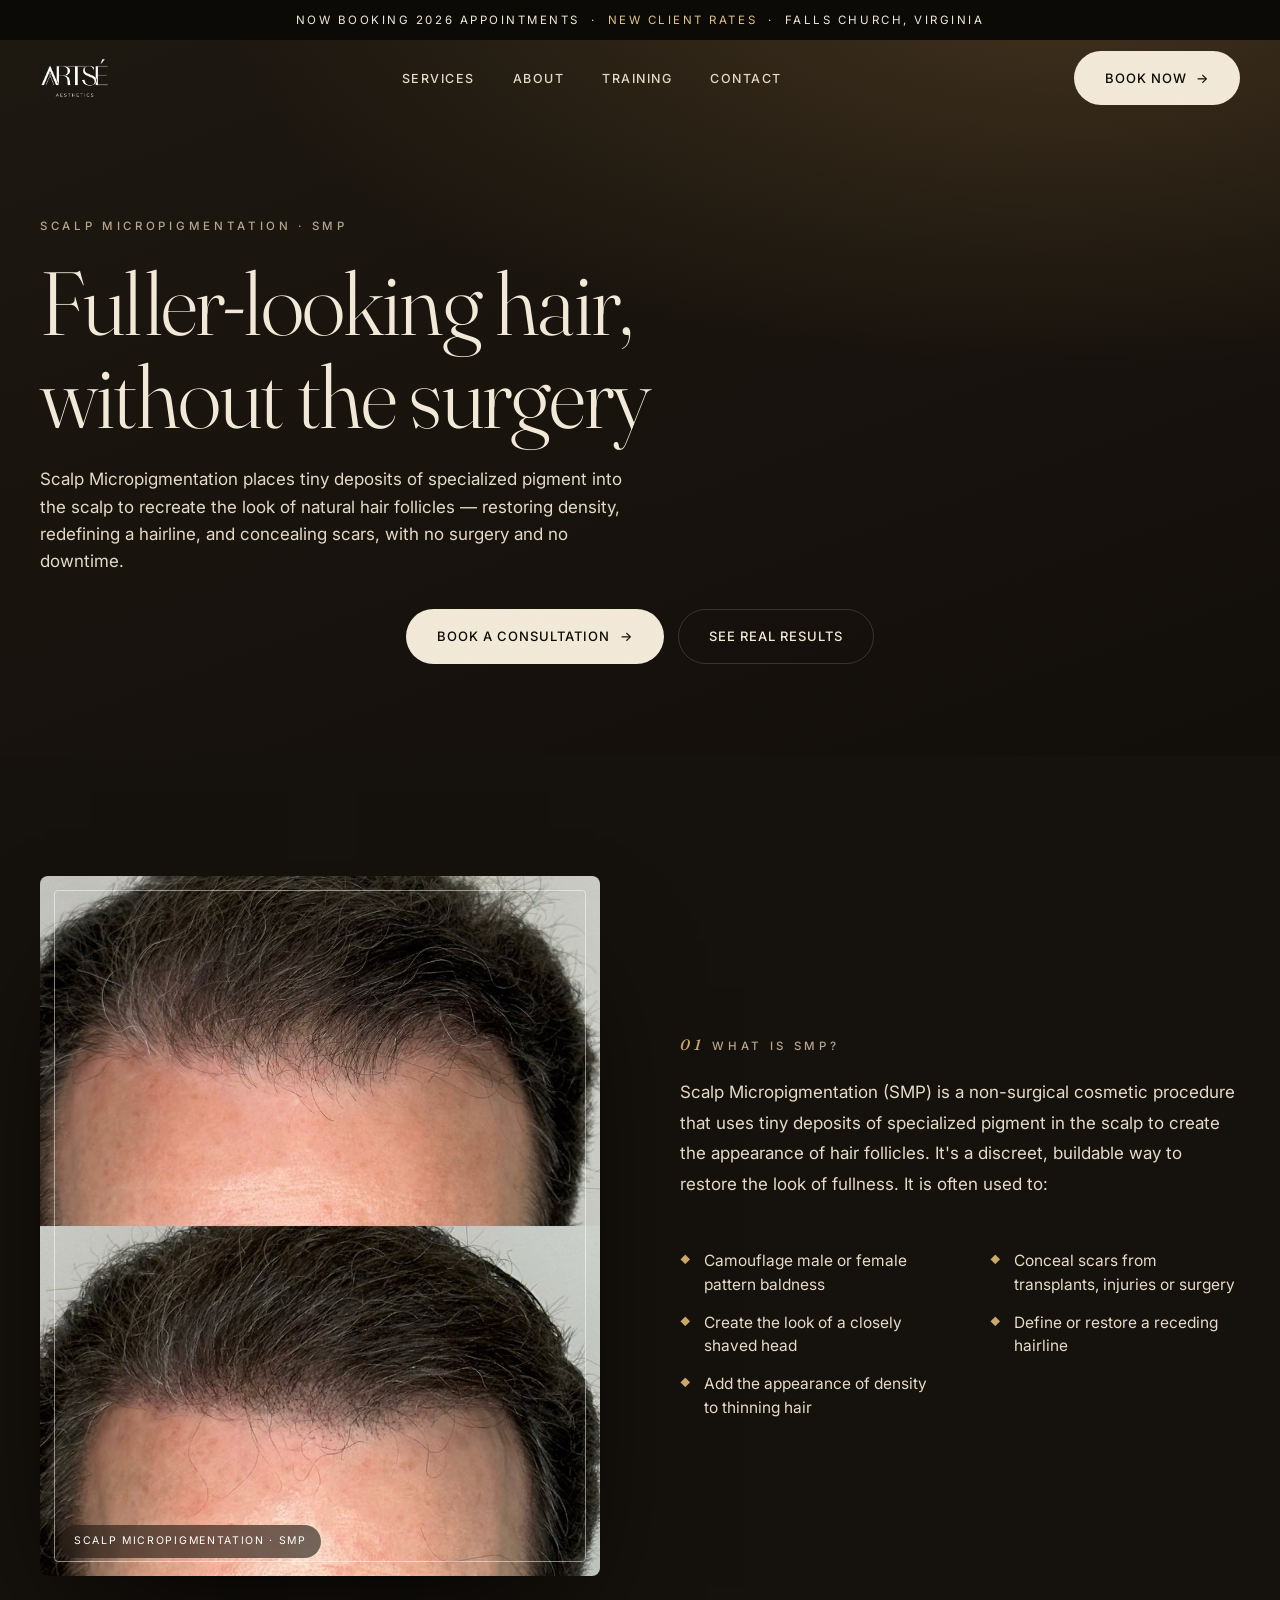
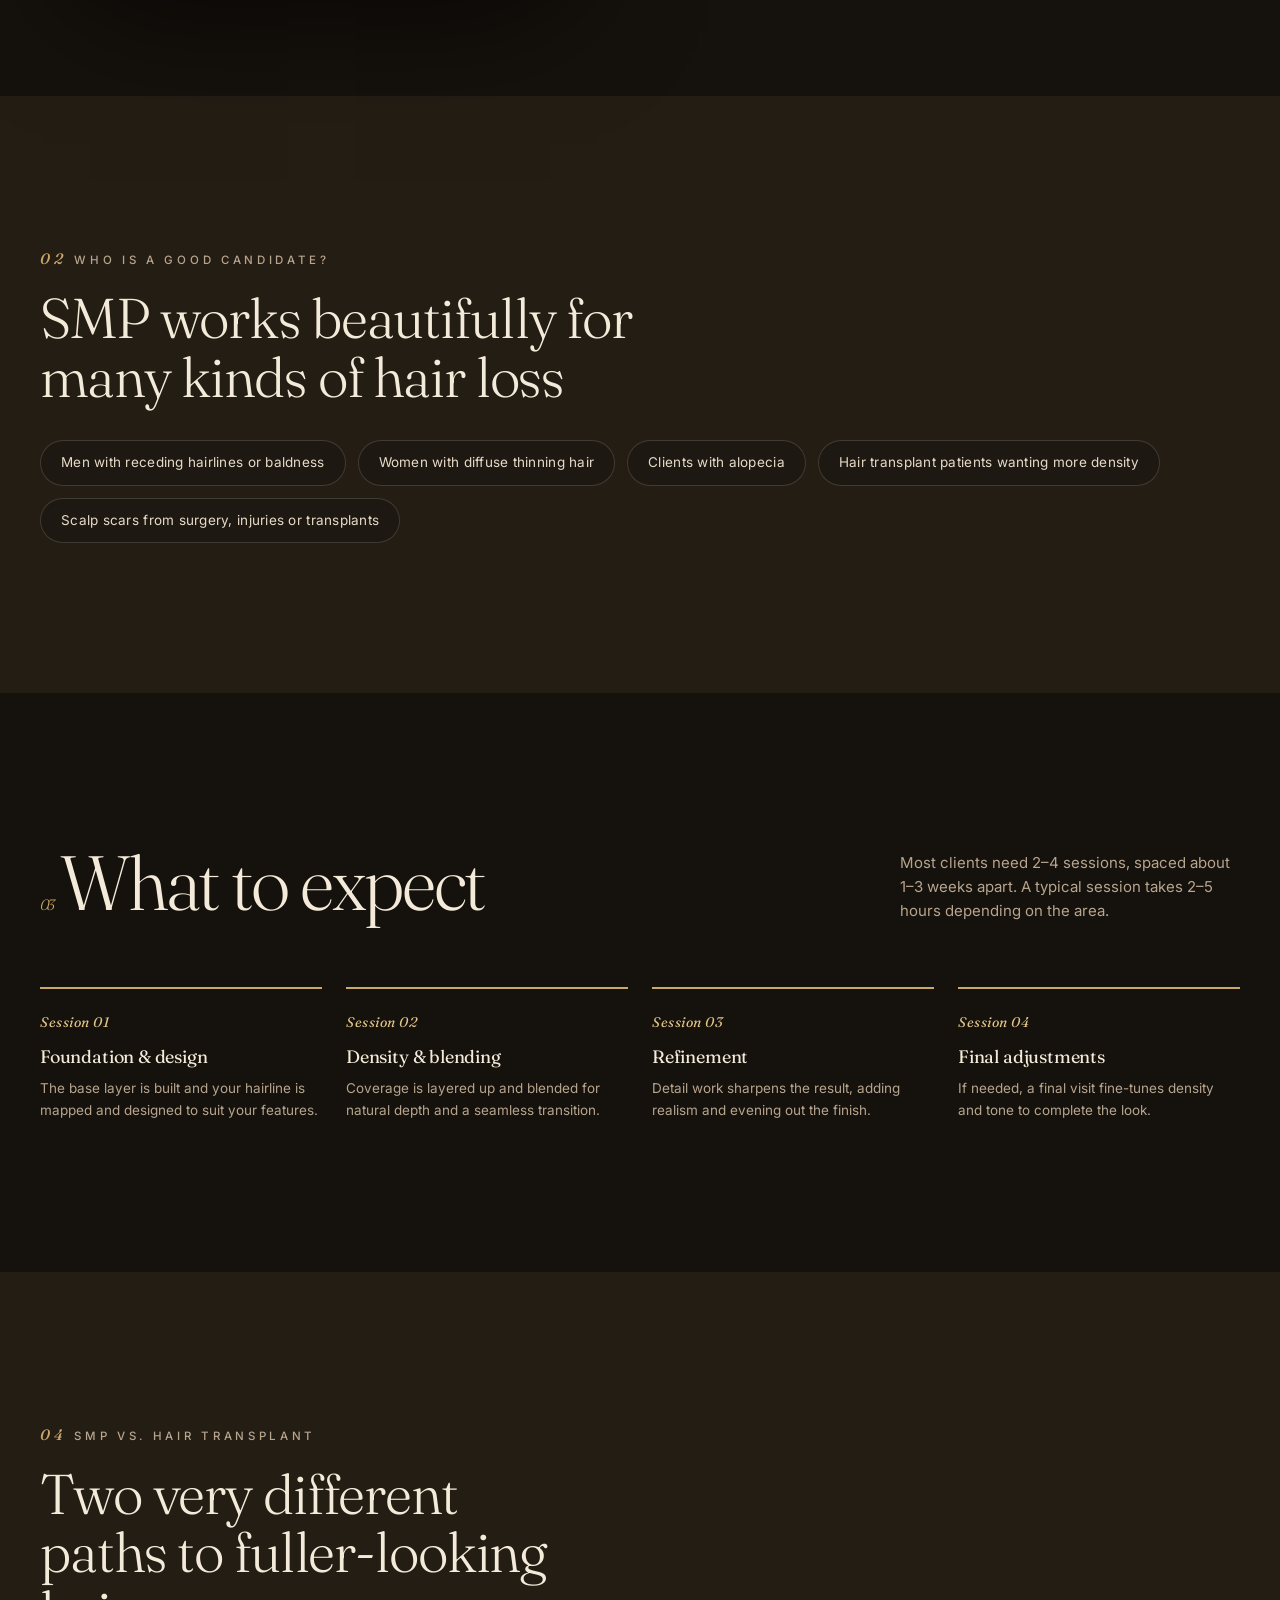
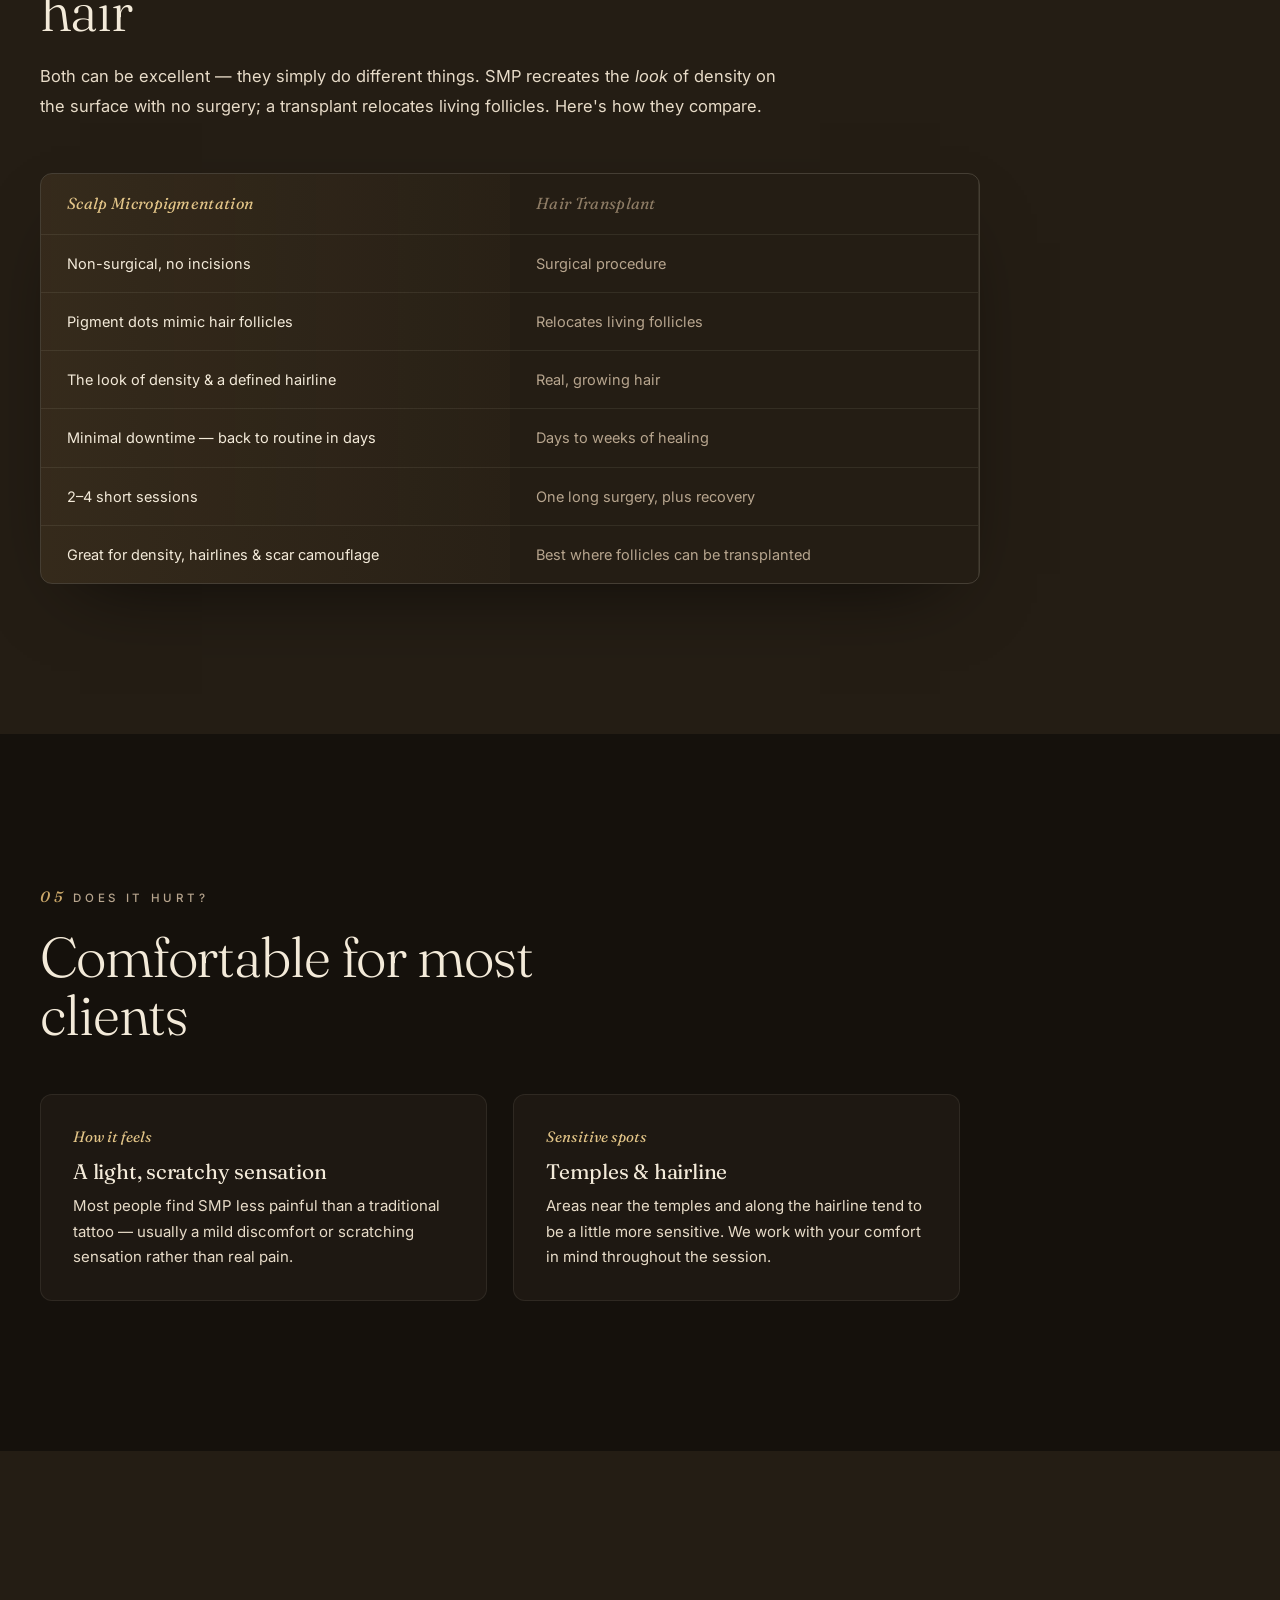
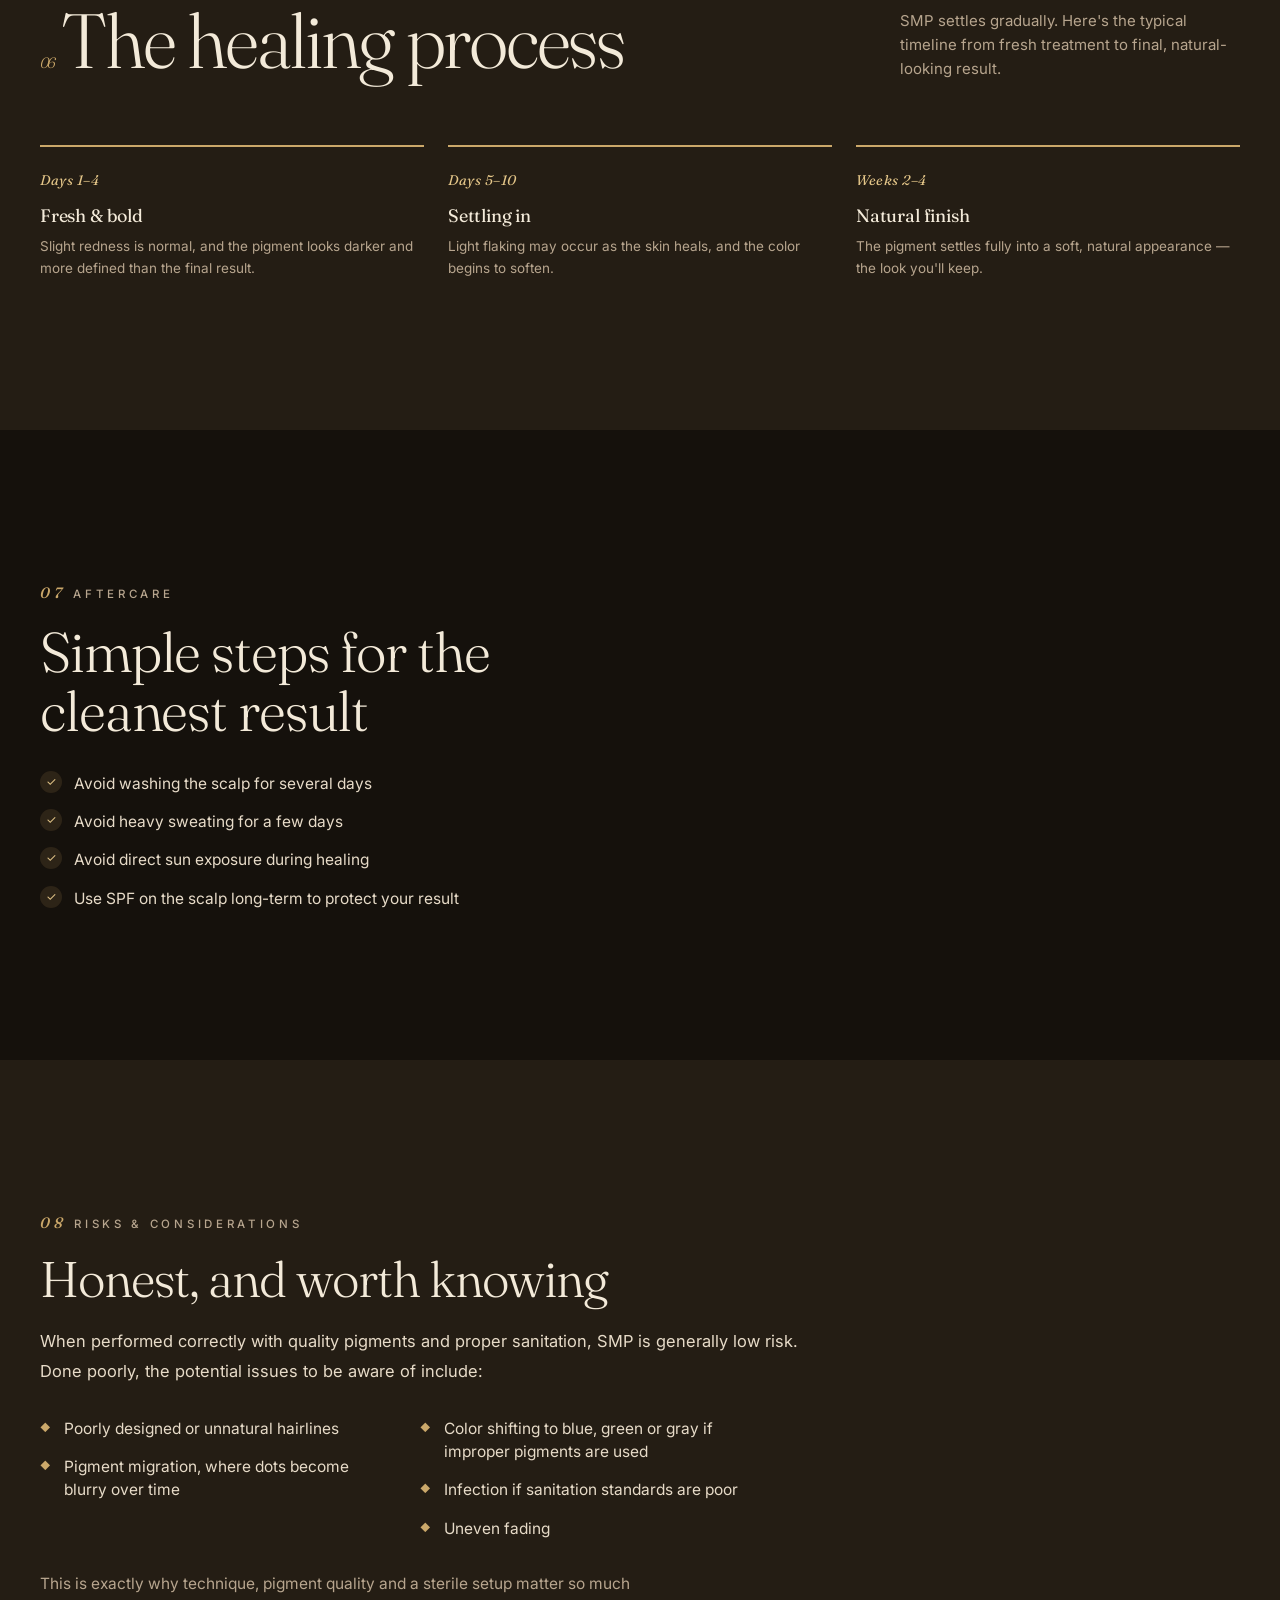
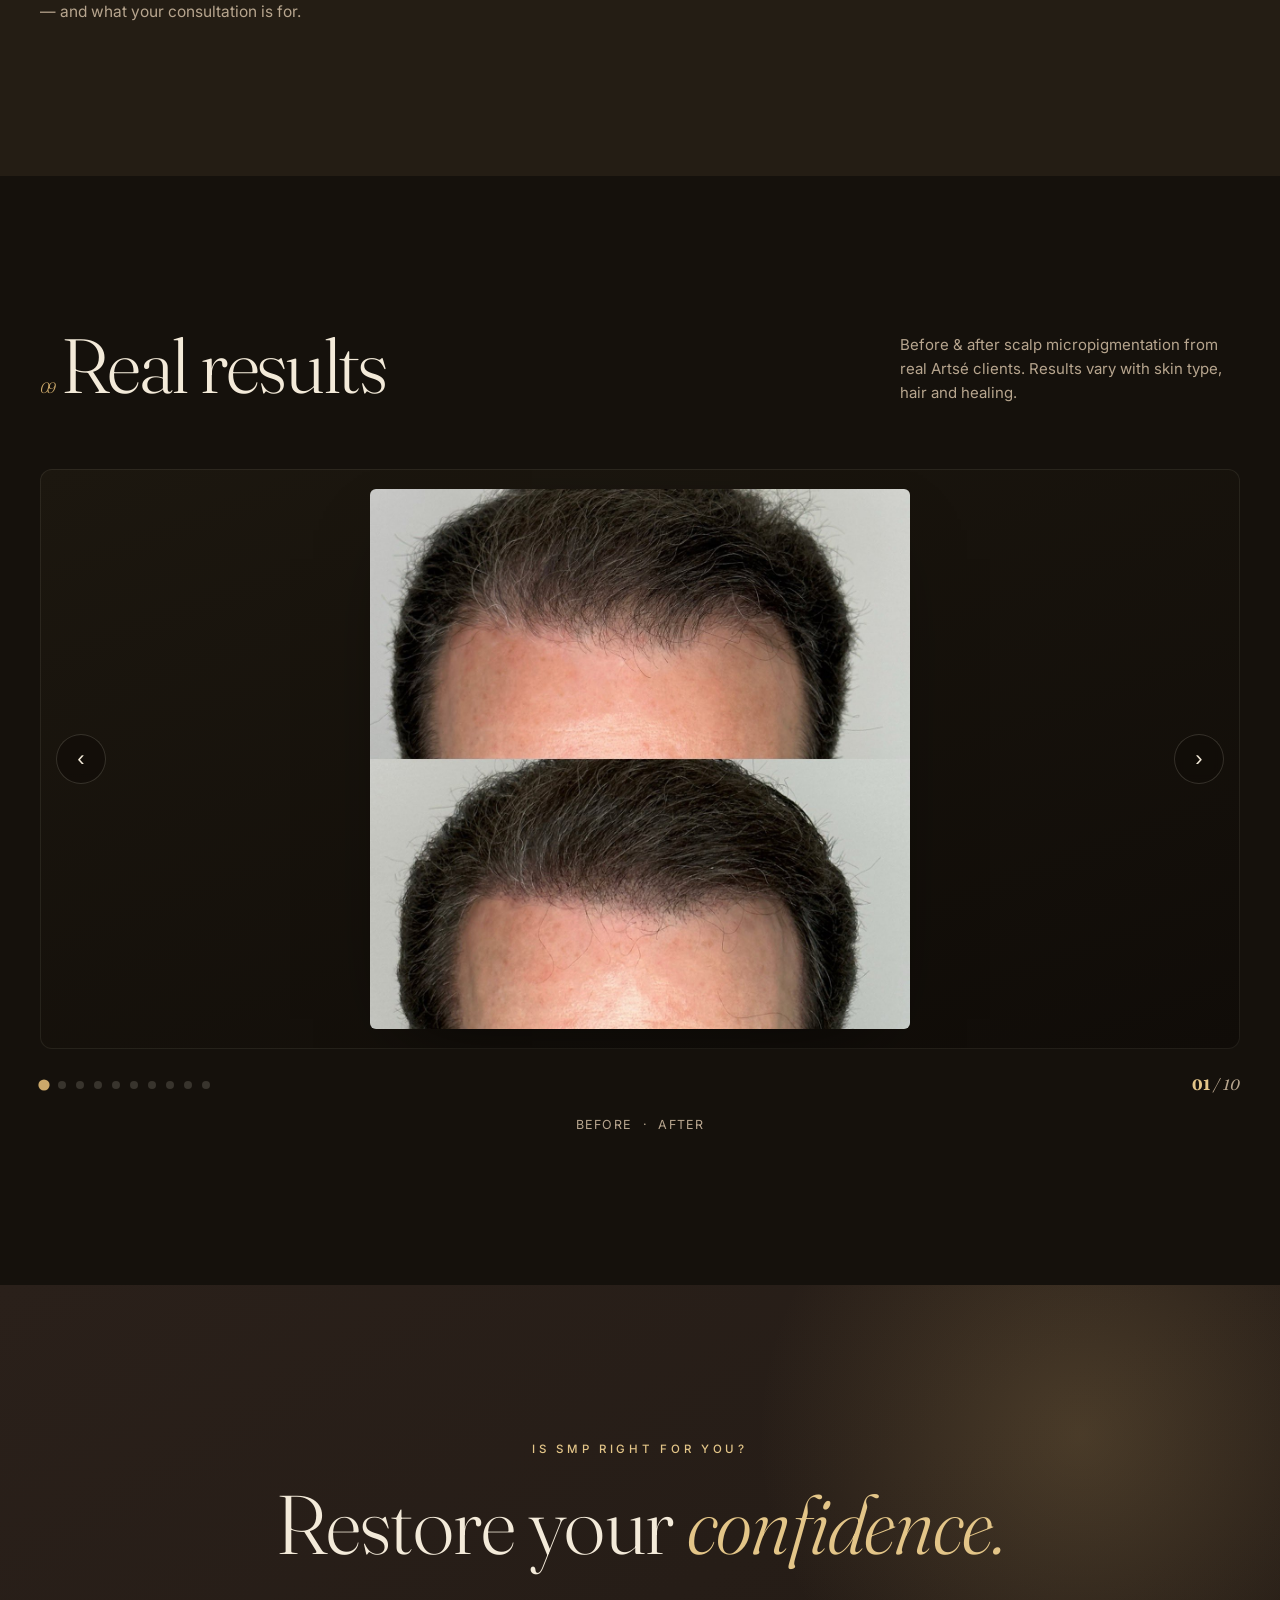
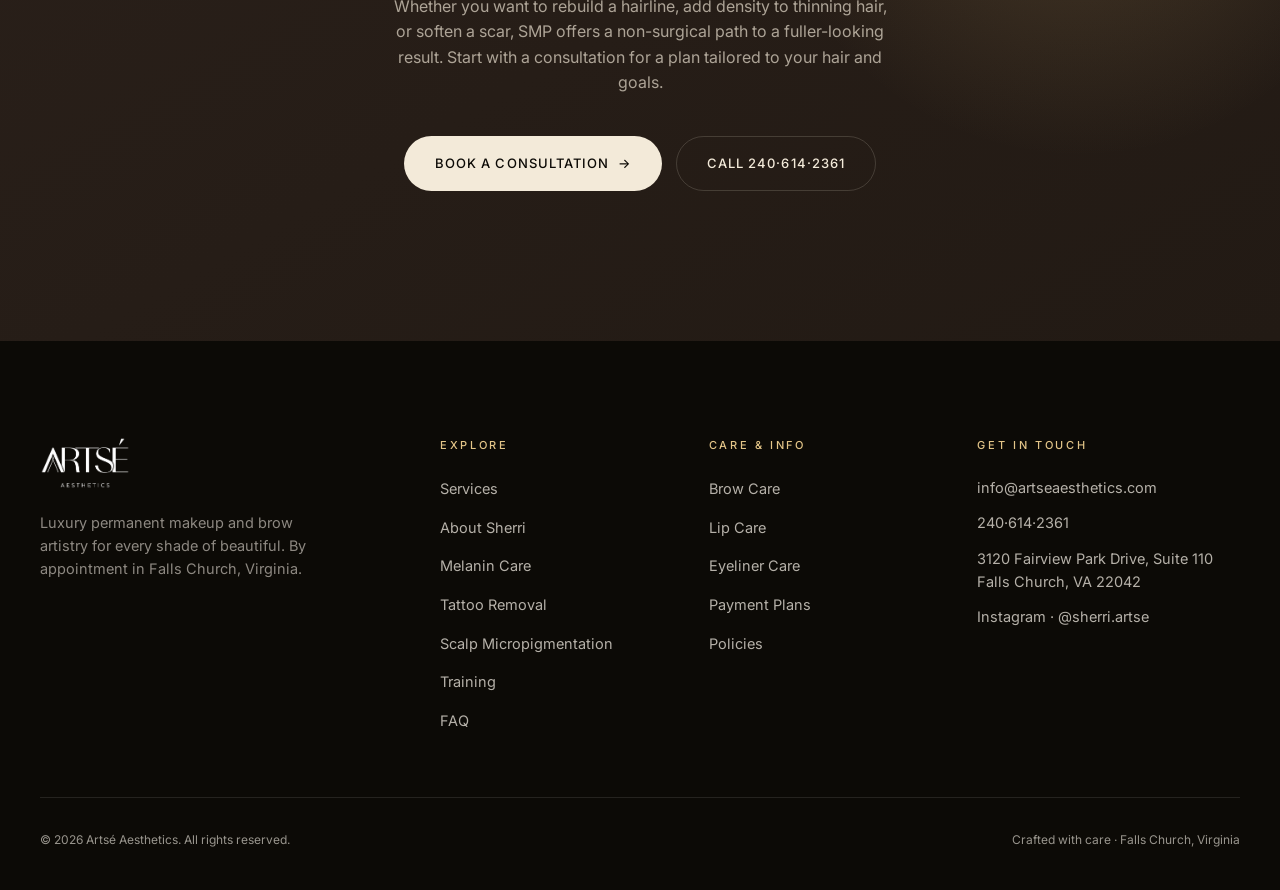
<file: smp.html>
<!DOCTYPE html>
<html lang="en">
<head>
<meta charset="UTF-8" />
<meta name="viewport" content="width=device-width, initial-scale=1.0" />
<title>Scalp Micropigmentation (SMP) | Artsé Aesthetics — Falls Church, VA</title>
<meta name="description" content="Scalp Micropigmentation (SMP) at Artsé Aesthetics — a non-surgical treatment that recreates the look of natural hair follicles to restore density, hairlines, and conceal scars. Falls Church, Virginia." />
<link rel="canonical" href="https://www.artseaesthetics.com/smp.html" />
<meta name="theme-color" content="#221A14" />
<meta name="robots" content="index, follow" />
<meta property="og:type" content="website" />
<meta property="og:site_name" content="Artsé Aesthetics" />
<meta property="og:title" content="Scalp Micropigmentation (SMP) | Artsé Aesthetics" />
<meta property="og:description" content="A non-surgical treatment that recreates the look of natural hair follicles — restoring density, hairlines, and concealing scars." />
<meta property="og:url" content="https://www.artseaesthetics.com/smp.html" />
<meta property="og:image" content="https://www.artseaesthetics.com/assets/og.jpg" />
<meta property="og:image:width" content="1200" />
<meta property="og:image:height" content="630" />
<meta name="twitter:card" content="summary_large_image" />
<meta name="twitter:title" content="Scalp Micropigmentation (SMP) | Artsé Aesthetics" />
<meta name="twitter:description" content="A non-surgical treatment that recreates the look of natural hair follicles — density, hairlines, scar camouflage." />
<meta name="twitter:image" content="https://www.artseaesthetics.com/assets/og.jpg" />
<link rel="icon" type="image/png" sizes="32x32" href="assets/favicon-32.png" />
<link rel="icon" type="image/png" sizes="16x16" href="assets/favicon-16.png" />
<link rel="icon" href="assets/favicon.ico" sizes="any" />
<link rel="apple-touch-icon" sizes="180x180" href="assets/apple-touch-icon.png" />
<link rel="preconnect" href="https://fonts.googleapis.com">
<link rel="preconnect" href="https://fonts.gstatic.com" crossorigin>
<link href="https://fonts.googleapis.com/css2?family=Fraunces:ital,opsz,wght@0,9..144,300;0,9..144,400;0,9..144,500;0,9..144,600;1,9..144,300;1,9..144,400&family=Inter:wght@300;400;500;600&display=swap" rel="stylesheet">
<link rel="stylesheet" href="styles.css" />
<style>
  /* ===== SMP page ===== */
  /* Process rows (sessions / healing) */
  .proc{display:grid;gap:24px;margin-top:56px}
  .proc.c4{grid-template-columns:repeat(4,1fr)}
  .proc.c3{grid-template-columns:repeat(3,1fr)}
  .proc .item{padding-top:22px;border-top:2px solid var(--gilt)}
  .proc .item .pn{font-family:'Fraunces',serif;font-style:italic;font-size:14px;letter-spacing:.04em;color:var(--gilt-2)}
  .proc .item h4{font-size:18px;font-weight:400;color:var(--espresso);margin:13px 0 9px;line-height:1.25}
  .proc .item p{font-size:13.5px;line-height:1.62;color:var(--mocha);margin:0}
  @media(max-width:980px){.proc.c4{grid-template-columns:repeat(2,1fr);gap:32px 26px}.proc.c3{grid-template-columns:1fr;gap:26px}}
  @media(max-width:560px){.proc.c4{grid-template-columns:1fr}}

  /* Comparison */
  .cmp{margin-top:52px;border:1px solid var(--line);border-radius:12px;overflow:hidden;max-width:940px;box-shadow:var(--shadow)}
  .cmp-row{display:grid;grid-template-columns:1fr 1fr}
  .cmp-cell{padding:17px 26px;font-size:14.5px;color:var(--cocoa);border-bottom:1px solid var(--line-soft);display:flex;align-items:center}
  .cmp-cell.alt{color:var(--mocha);border-right:1px solid var(--line-soft)}
  .cmp-cell.smp{background:linear-gradient(90deg,rgba(176,137,79,.12),rgba(176,137,79,.03));color:var(--espresso)}
  .cmp-row:last-child .cmp-cell{border-bottom:0}
  .cmp-head .cmp-cell{font-family:'Fraunces',serif;font-size:16px;font-style:italic;font-weight:400;letter-spacing:.02em}
  .cmp-head .cmp-cell.alt{color:var(--taupe)}
  .cmp-head .cmp-cell.smp{color:var(--gilt-2)}
  @media(max-width:620px){.cmp-cell{padding:13px 16px;font-size:12.5px}}

  /* Bullet lists */
  .flist{columns:2;column-gap:60px;margin-top:30px;max-width:700px;padding:0}
  .flist.one{columns:1}
  .flist li{margin:0 0 15px;color:var(--cocoa);font-size:15.5px;line-height:1.5;break-inside:avoid;list-style:none;padding-left:24px;position:relative}
  .flist li::before{content:"\25C6";position:absolute;left:0;top:3px;color:var(--gilt);font-size:10px}
  @media(max-width:560px){.flist{columns:1}}

  /* Candidate chips */
  .chips{display:flex;flex-wrap:wrap;gap:12px;margin-top:34px}
  .chips span{font-size:13.5px;letter-spacing:.02em;color:var(--cocoa);background:var(--ivory-2);border:1px solid var(--line);border-radius:100px;padding:11px 20px}

  /* Aftercare checklist */
  .check{list-style:none;padding:0;margin:32px 0 0;max-width:640px;display:grid;gap:15px}
  .check li{position:relative;padding-left:34px;color:var(--cocoa);font-size:15.5px;line-height:1.5}
  .check li::before{content:"\2713";position:absolute;left:0;top:-1px;width:22px;height:22px;border-radius:50%;background:rgba(176,137,79,.16);color:var(--gilt-2);font-size:12px;display:flex;align-items:center;justify-content:center}

  /* Comfort cards */
  .cards2{display:grid;grid-template-columns:1fr 1fr;gap:26px;margin-top:50px;max-width:920px}
  .cards2 .card{border:1px solid var(--line-soft);border-radius:12px;padding:30px 32px;background:var(--ivory-2)}
  .cards2 .card .ec{font-family:'Fraunces',serif;font-style:italic;color:var(--gilt-2);font-size:15px}
  .cards2 .card h4{font-weight:400;color:var(--espresso);font-size:21px;margin:12px 0 10px}
  .cards2 .card p{color:var(--cocoa);font-size:15px;line-height:1.72;margin:0}
  @media(max-width:680px){.cards2{grid-template-columns:1fr}}

  /* Carousel */
  .pcar{margin-top:56px}
  .pcar-stage{position:relative}
  .pcar-track{display:flex;overflow-x:auto;scroll-snap-type:x mandatory;scroll-behavior:smooth;border-radius:12px;
    -ms-overflow-style:none;scrollbar-width:none;background:linear-gradient(160deg,#1C170F,#100C08);outline:none;
    box-shadow:inset 0 0 0 1px var(--line-soft)}
  .pcar-track::-webkit-scrollbar{display:none}
  .pcar-slide{flex:0 0 100%;scroll-snap-align:center;display:flex;align-items:center;justify-content:center;
    height:clamp(360px,56vw,580px);padding:20px;margin:0}
  .pcar-slide img{max-width:100%;max-height:100%;width:auto;height:auto;object-fit:contain;border-radius:6px;box-shadow:var(--shadow)}
  .pcar-btn{position:absolute;top:50%;transform:translateY(-50%);z-index:5;width:50px;height:50px;border-radius:50%;
    border:1px solid var(--line);background:rgba(18,13,9,.66);backdrop-filter:blur(6px);-webkit-backdrop-filter:blur(6px);
    color:var(--espresso);font-size:22px;line-height:1;cursor:pointer;display:flex;align-items:center;justify-content:center;transition:.3s var(--ease)}
  .pcar-btn:hover{background:var(--gilt);color:var(--night);border-color:var(--gilt)}
  .pcar-btn.prev{left:16px}.pcar-btn.next{right:16px}
  .pcar-foot{display:flex;align-items:center;justify-content:space-between;margin-top:24px;gap:20px}
  .pcar-dots{display:flex;gap:10px;flex-wrap:wrap}
  .pcar-dot{width:8px;height:8px;border-radius:50%;background:var(--line);border:0;padding:0;cursor:pointer;transition:.3s var(--ease)}
  .pcar-dot.on{background:var(--gilt);transform:scale(1.4)}
  .pcar-count{font-family:'Fraunces',serif;font-style:italic;font-size:15px;color:var(--mocha);white-space:nowrap}
  .pcar-count b{color:var(--gilt-2);font-style:normal}
  .pcar-cap{margin-top:18px;font-size:12.5px;letter-spacing:.1em;text-transform:uppercase;color:var(--mocha);text-align:center}
  @media(max-width:560px){.pcar-btn{width:42px;height:42px;font-size:19px}.pcar-btn.prev{left:8px}.pcar-btn.next{right:8px}.pcar-slide{padding:12px}}
</style>
</head>
<body class="theme-dark">
  <div class="progress" id="progress"></div>

  <div class="announce">Now booking 2026 appointments &nbsp;·&nbsp; <span>New client rates</span> &nbsp;·&nbsp; Falls Church, Virginia</div>

  <header id="header">
    <div class="wrap nav">
      <a href="index.html" class="brand" aria-label="Artsé Aesthetics home"><img src="assets/logo-light.png" alt="Artsé Aesthetics" /></a>
      <nav>
        <ul class="menu">
          <li><a href="services.html">Services</a></li>
          <li><a href="about.html">About</a></li>
          <li><a href="training.html">Training</a></li>
          <li><a href="contact.html">Contact</a></li>
        </ul>
      </nav>
      <div class="nav-cta">
        <a href="tel:240-614-2361" class="nav-phone">240·614·2361</a>
        <a href="https://app.acuityscheduling.com/schedule.php?owner=15010586" class="btn btn-solid">Book Now <span class="arrow">→</span></a>
        <button class="burger" aria-label="Open menu" aria-controls="mnav" aria-expanded="false" onclick="toggleMenu(true)"><span></span><span></span><span></span></button>
      </div>
    </div>
  </header>

  <div class="mnav" id="mnav" aria-hidden="true">
    <span class="mlogo"><img src="assets/logo-light.png" alt="Artsé Aesthetics" /></span>
    <button class="mnav-close" aria-label="Close menu" onclick="toggleMenu(false)">&times;</button>
    <nav>
      <a href="services.html" onclick="toggleMenu(false)">Services</a>
      <a href="about.html" onclick="toggleMenu(false)">About</a>
      <a href="training.html" onclick="toggleMenu(false)">Training</a>
      <a href="contact.html" onclick="toggleMenu(false)">Contact</a>
    </nav>
    <a href="https://app.acuityscheduling.com/schedule.php?owner=15010586" class="btn btn-solid mcta" onclick="toggleMenu(false)">Book Now <span class="arrow">&rarr;</span></a>
    <div class="mcontact"><a href="tel:240-614-2361">240·614·2361</a> &nbsp;·&nbsp; <a href="mailto:info@artseaesthetics.com">info@artseaesthetics.com</a></div>
  </div>

<main>

  <!-- Hero -->
  <section class="pad" style="background:radial-gradient(120% 95% at 84% -6%,rgba(150,112,64,.30),transparent 55%),linear-gradient(160deg,#1D1810,#120E0A);padding-top:172px;padding-bottom:92px">
    <div class="wrap">
      <span class="eyebrow">Scalp Micropigmentation <span class="dot" style="color:var(--gilt)">·</span> SMP</span>
      <h1 style="font-size:clamp(44px,7vw,104px);font-weight:300;letter-spacing:-.02em;margin-top:18px;max-width:15ch">Fuller-looking hair, without the surgery</h1>
      <p style="max-width:600px;color:var(--cocoa);font-size:17px;margin-top:24px">Scalp Micropigmentation places tiny deposits of specialized pigment into the scalp to recreate the look of natural hair follicles — restoring density, redefining a hairline, and concealing scars, with no surgery and no downtime.</p>
      <div class="cta-actions" style="margin-top:34px">
        <a href="https://app.acuityscheduling.com/schedule.php?owner=15010586" class="btn btn-solid">Book a consultation <span class="arrow">→</span></a>
        <a href="#results" class="btn btn-ghost" style="border-color:rgba(255,255,255,.3);color:var(--espresso)">See real results</a>
      </div>
    </div>
  </section>

  <!-- What is SMP -->
  <section class="pad">
    <div class="wrap">
      <div class="split">
        <div class="plate framed reveal">
          <img src="assets/smp/result-01.jpg" alt="Before and after scalp micropigmentation hairline restoration at Artsé Aesthetics" loading="lazy" decoding="async" />
          <span class="tag">Scalp Micropigmentation · SMP</span>
        </div>
        <div class="reveal" style="display:flex;flex-direction:column;justify-content:center;gap:20px;padding:24px 0">
          <span class="eyebrow"><span class="num" style="margin:0 8px 0 0">01</span>What is SMP?</span>
          <p style="font-size:17px;line-height:1.8;color:var(--cocoa)">Scalp Micropigmentation (SMP) is a non-surgical cosmetic procedure that uses tiny deposits of specialized pigment in the scalp to create the appearance of hair follicles. It's a discreet, buildable way to restore the look of fullness. It is often used to:</p>
          <ul class="flist">
            <li>Camouflage male or female pattern baldness</li>
            <li>Create the look of a closely shaved head</li>
            <li>Add the appearance of density to thinning hair</li>
            <li>Conceal scars from transplants, injuries or surgery</li>
            <li>Define or restore a receding hairline</li>
          </ul>
        </div>
      </div>
    </div>
  </section>

  <!-- Who is a good candidate -->
  <section class="pad-lg" style="background:var(--sand)">
    <div class="wrap">
      <div class="reveal" style="max-width:720px">
        <span class="eyebrow"><span class="num" style="margin:0 8px 0 0">02</span>Who is a good candidate?</span>
        <h2 style="font-size:clamp(30px,4.4vw,56px);font-weight:300;letter-spacing:-.02em;margin-top:18px;max-width:18ch">SMP works beautifully for many kinds of hair loss</h2>
      </div>
      <div class="chips reveal">
        <span>Men with receding hairlines or baldness</span>
        <span>Women with diffuse thinning hair</span>
        <span>Clients with alopecia</span>
        <span>Hair transplant patients wanting more density</span>
        <span>Scalp scars from surgery, injuries or transplants</span>
      </div>
    </div>
  </section>

  <!-- What to expect / sessions -->
  <section class="pad-lg">
    <div class="wrap">
      <div class="sec-head reveal">
        <h2><span class="num">03</span>What to expect</h2>
        <p class="right">Most clients need 2–4 sessions, spaced about 1–3 weeks apart. A typical session takes 2–5 hours depending on the area.</p>
      </div>
      <div class="proc c4">
        <div class="item reveal"><div class="pn">Session 01</div><h4>Foundation &amp; design</h4><p>The base layer is built and your hairline is mapped and designed to suit your features.</p></div>
        <div class="item reveal"><div class="pn">Session 02</div><h4>Density &amp; blending</h4><p>Coverage is layered up and blended for natural depth and a seamless transition.</p></div>
        <div class="item reveal"><div class="pn">Session 03</div><h4>Refinement</h4><p>Detail work sharpens the result, adding realism and evening out the finish.</p></div>
        <div class="item reveal"><div class="pn">Session 04</div><h4>Final adjustments</h4><p>If needed, a final visit fine-tunes density and tone to complete the look.</p></div>
      </div>
    </div>
  </section>

  <!-- Comparison: SMP vs Hair Transplant -->
  <section class="pad-lg" style="background:var(--sand)">
    <div class="wrap">
      <div class="reveal" style="max-width:760px">
        <span class="eyebrow"><span class="num" style="margin:0 8px 0 0">04</span>SMP vs. hair transplant</span>
        <h2 style="font-size:clamp(30px,4.4vw,56px);font-weight:300;letter-spacing:-.02em;margin-top:18px;max-width:16ch">Two very different paths to fuller-looking hair</h2>
        <p style="font-size:16.5px;line-height:1.8;color:var(--cocoa);margin-top:22px">Both can be excellent — they simply do different things. SMP recreates the <em>look</em> of density on the surface with no surgery; a transplant relocates living follicles. Here's how they compare.</p>
      </div>
      <div class="cmp reveal" role="table" aria-label="Scalp micropigmentation compared with hair transplant">
        <div class="cmp-row cmp-head" role="row">
          <div class="cmp-cell smp" role="columnheader">Scalp Micropigmentation</div>
          <div class="cmp-cell alt" role="columnheader">Hair Transplant</div>
        </div>
        <div class="cmp-row" role="row"><div class="cmp-cell smp" role="cell">Non-surgical, no incisions</div><div class="cmp-cell alt" role="cell">Surgical procedure</div></div>
        <div class="cmp-row" role="row"><div class="cmp-cell smp" role="cell">Pigment dots mimic hair follicles</div><div class="cmp-cell alt" role="cell">Relocates living follicles</div></div>
        <div class="cmp-row" role="row"><div class="cmp-cell smp" role="cell">The look of density &amp; a defined hairline</div><div class="cmp-cell alt" role="cell">Real, growing hair</div></div>
        <div class="cmp-row" role="row"><div class="cmp-cell smp" role="cell">Minimal downtime — back to routine in days</div><div class="cmp-cell alt" role="cell">Days to weeks of healing</div></div>
        <div class="cmp-row" role="row"><div class="cmp-cell smp" role="cell">2–4 short sessions</div><div class="cmp-cell alt" role="cell">One long surgery, plus recovery</div></div>
        <div class="cmp-row" role="row"><div class="cmp-cell smp" role="cell">Great for density, hairlines &amp; scar camouflage</div><div class="cmp-cell alt" role="cell">Best where follicles can be transplanted</div></div>
      </div>
    </div>
  </section>

  <!-- Does it hurt -->
  <section class="pad-lg">
    <div class="wrap">
      <div class="reveal" style="max-width:760px">
        <span class="eyebrow"><span class="num" style="margin:0 8px 0 0">05</span>Does it hurt?</span>
        <h2 style="font-size:clamp(30px,4.4vw,56px);font-weight:300;letter-spacing:-.02em;margin-top:18px;max-width:18ch">Comfortable for most clients</h2>
      </div>
      <div class="cards2">
        <div class="card reveal">
          <div class="ec">How it feels</div>
          <h4>A light, scratchy sensation</h4>
          <p>Most people find SMP less painful than a traditional tattoo — usually a mild discomfort or scratching sensation rather than real pain.</p>
        </div>
        <div class="card reveal">
          <div class="ec">Sensitive spots</div>
          <h4>Temples &amp; hairline</h4>
          <p>Areas near the temples and along the hairline tend to be a little more sensitive. We work with your comfort in mind throughout the session.</p>
        </div>
      </div>
    </div>
  </section>

  <!-- Healing process -->
  <section class="pad-lg" style="background:var(--sand)">
    <div class="wrap">
      <div class="sec-head reveal">
        <h2><span class="num">06</span>The healing process</h2>
        <p class="right">SMP settles gradually. Here's the typical timeline from fresh treatment to final, natural-looking result.</p>
      </div>
      <div class="proc c3">
        <div class="item reveal"><div class="pn">Days 1–4</div><h4>Fresh &amp; bold</h4><p>Slight redness is normal, and the pigment looks darker and more defined than the final result.</p></div>
        <div class="item reveal"><div class="pn">Days 5–10</div><h4>Settling in</h4><p>Light flaking may occur as the skin heals, and the color begins to soften.</p></div>
        <div class="item reveal"><div class="pn">Weeks 2–4</div><h4>Natural finish</h4><p>The pigment settles fully into a soft, natural appearance — the look you'll keep.</p></div>
      </div>
    </div>
  </section>

  <!-- Aftercare -->
  <section class="pad-lg">
    <div class="wrap">
      <div class="reveal" style="max-width:720px">
        <span class="eyebrow"><span class="num" style="margin:0 8px 0 0">07</span>Aftercare</span>
        <h2 style="font-size:clamp(30px,4.4vw,56px);font-weight:300;letter-spacing:-.02em;margin-top:18px;max-width:18ch">Simple steps for the cleanest result</h2>
      </div>
      <ul class="check reveal">
        <li>Avoid washing the scalp for several days</li>
        <li>Avoid heavy sweating for a few days</li>
        <li>Avoid direct sun exposure during healing</li>
        <li>Use SPF on the scalp long-term to protect your result</li>
      </ul>
    </div>
  </section>

  <!-- Risks -->
  <section class="pad-lg" style="background:var(--sand)">
    <div class="wrap">
      <div class="reveal" style="max-width:760px">
        <span class="eyebrow"><span class="num" style="margin:0 8px 0 0">08</span>Risks &amp; considerations</span>
        <h2 style="font-size:clamp(28px,4vw,50px);font-weight:300;letter-spacing:-.02em;margin-top:18px;max-width:20ch">Honest, and worth knowing</h2>
        <p style="font-size:16.5px;line-height:1.8;color:var(--cocoa);margin-top:22px">When performed correctly with quality pigments and proper sanitation, SMP is generally low risk. Done poorly, the potential issues to be aware of include:</p>
      </div>
      <ul class="flist reveal">
        <li>Poorly designed or unnatural hairlines</li>
        <li>Pigment migration, where dots become blurry over time</li>
        <li>Color shifting to blue, green or gray if improper pigments are used</li>
        <li>Infection if sanitation standards are poor</li>
        <li>Uneven fading</li>
      </ul>
      <p class="reveal" style="font-size:15.5px;line-height:1.8;color:var(--mocha);margin-top:30px;max-width:60ch">This is exactly why technique, pigment quality and a sterile setup matter so much — and what your consultation is for.</p>
    </div>
  </section>

  <!-- Real results — carousel -->
  <section class="pad-lg" id="results">
    <div class="wrap">
      <div class="sec-head reveal">
        <h2><span class="num">09</span>Real results</h2>
        <p class="right">Before &amp; after scalp micropigmentation from real Artsé clients. Results vary with skin type, hair and healing.</p>
      </div>

      <div class="pcar reveal" id="smpCarousel">
        <div class="pcar-stage">
          <button class="pcar-btn prev" type="button" aria-label="Previous result">&#8249;</button>
          <div class="pcar-track" id="smpTrack" tabindex="0" role="group" aria-roledescription="carousel" aria-label="Before and after scalp micropigmentation results">
            <figure class="pcar-slide"><img src="assets/smp/result-01.jpg" alt="Before and after scalp micropigmentation — hairline" loading="eager" decoding="async" /></figure>
            <figure class="pcar-slide"><img src="assets/smp/result-02.jpg" alt="Before and after scalp micropigmentation — hairline density" loading="lazy" decoding="async" /></figure>
            <figure class="pcar-slide"><img src="assets/smp/result-03.jpg" alt="Before and after scalp micropigmentation — temple and hairline" loading="lazy" decoding="async" /></figure>
            <figure class="pcar-slide"><img src="assets/smp/result-04.jpg" alt="Before and after scalp micropigmentation — part line density" loading="lazy" decoding="async" /></figure>
            <figure class="pcar-slide"><img src="assets/smp/result-05.jpg" alt="Before and after scalp micropigmentation — hairline" loading="lazy" decoding="async" /></figure>
            <figure class="pcar-slide"><img src="assets/smp/result-06.jpg" alt="Before and after scalp micropigmentation — part density" loading="lazy" decoding="async" /></figure>
            <figure class="pcar-slide"><img src="assets/smp/result-07.jpg" alt="Before and after scalp micropigmentation — crown" loading="lazy" decoding="async" /></figure>
            <figure class="pcar-slide"><img src="assets/smp/result-08.jpg" alt="Before and after scalp micropigmentation — hairline density" loading="lazy" decoding="async" /></figure>
            <figure class="pcar-slide"><img src="assets/smp/result-09.jpg" alt="Before and after scalp micropigmentation — crown part" loading="lazy" decoding="async" /></figure>
            <figure class="pcar-slide"><img src="assets/smp/result-10.jpg" alt="Before and after scalp micropigmentation — scar camouflage" loading="lazy" decoding="async" /></figure>
          </div>
          <button class="pcar-btn next" type="button" aria-label="Next result">&#8250;</button>
        </div>
        <div class="pcar-foot">
          <div class="pcar-dots" id="smpDots" role="tablist" aria-label="Choose result"></div>
          <div class="pcar-count" aria-hidden="true"><b id="smpCur">01</b> / 10</div>
        </div>
        <p class="pcar-cap">Before &nbsp;·&nbsp; After</p>
      </div>
    </div>
  </section>

  <!-- CTA -->
  <section class="cta pad-lg">
    <div class="glow"></div>
    <div class="wrap inner reveal">
      <span class="eyebrow">Is SMP right for you?</span>
      <h2>Restore your <em>confidence.</em></h2>
      <p>Whether you want to rebuild a hairline, add density to thinning hair, or soften a scar, SMP offers a non-surgical path to a fuller-looking result. Start with a consultation for a plan tailored to your hair and goals.</p>
      <div class="cta-actions">
        <a href="https://app.acuityscheduling.com/schedule.php?owner=15010586" class="btn btn-light">Book a consultation <span class="arrow">→</span></a>
        <a href="tel:240-614-2361" class="btn btn-ghost" style="border-color:rgba(255,255,255,.3);color:var(--espresso)">Call 240·614·2361</a>
      </div>
    </div>
  </section>

</main>

  <!-- Footer -->
  <footer class="foot" id="contact">
    <div class="wrap">
      <div class="foot-top">
        <div>
          <a href="index.html" class="brand"><img src="assets/logo-light.png" alt="Artsé Aesthetics" /></a>
          <p class="blurb">Luxury permanent makeup and brow artistry for every shade of beautiful. By appointment in Falls Church, Virginia.</p>
        </div>
        <div>
          <h5>Explore</h5>
          <ul>
            <li><a href="services.html">Services</a></li>
            <li><a href="about.html">About Sherri</a></li>
            <li><a href="melanin-care.html">Melanin Care</a></li>
            <li><a href="pico-laser.html">Tattoo Removal</a></li>
            <li><a href="smp.html">Scalp Micropigmentation</a></li>
            <li><a href="training.html">Training</a></li>
            <li><a href="faq.html">FAQ</a></li>
          </ul>
        </div>
        <div>
          <h5>Care &amp; Info</h5>
          <ul>
            <li><a href="aftercare.html#brow">Brow Care</a></li>
            <li><a href="aftercare.html#lip">Lip Care</a></li>
            <li><a href="aftercare.html#eyeliner">Eyeliner Care</a></li>
            <li><a href="payment-plans.html">Payment Plans</a></li>
            <li><a href="policies.html">Policies</a></li>
          </ul>
        </div>
        <div class="contact">
          <h5>Get in touch</h5>
          <a href="mailto:info@artseaesthetics.com">info@artseaesthetics.com</a>
          <a href="tel:240-614-2361">240·614·2361</a>
          <span>3120 Fairview Park Drive, Suite 110<br>Falls Church, VA 22042</span>
          <a href="https://www.instagram.com/sherri.artse">Instagram · @sherri.artse</a>
        </div>
      </div>
      <div class="foot-bot">
        <small>© 2026 Artsé Aesthetics. All rights reserved.</small>
        <small>Crafted with care · Falls Church, Virginia</small>
      </div>
    </div>
  </footer>

  <a class="book-bar" href="https://app.acuityscheduling.com/schedule.php?owner=15010586">Book your appointment <span>&rarr;</span></a>

  <script src="site.js" defer></script>
  <script>
  (function(){
    var car = document.getElementById('smpCarousel');
    if(!car) return;
    var track = document.getElementById('smpTrack');
    var slides = Array.prototype.slice.call(track.querySelectorAll('.pcar-slide'));
    var dotsWrap = document.getElementById('smpDots');
    var curEl = document.getElementById('smpCur');
    var n = slides.length, idx = 0, timer = null, st, rt;
    var reduce = window.matchMedia && window.matchMedia('(prefers-reduced-motion:reduce)').matches;

    slides.forEach(function(_, i){
      var b = document.createElement('button');
      b.type = 'button';
      b.className = 'pcar-dot' + (i === 0 ? ' on' : '');
      b.setAttribute('role','tab');
      b.setAttribute('aria-label', 'Show result ' + (i + 1) + ' of ' + n);
      b.addEventListener('click', function(){ go(i, true); });
      dotsWrap.appendChild(b);
    });
    var dots = Array.prototype.slice.call(dotsWrap.children);

    function pad(x){ return (x + 1 < 10 ? '0' : '') + (x + 1); }
    function render(){
      dots.forEach(function(d, i){
        d.classList.toggle('on', i === idx);
        d.setAttribute('aria-selected', i === idx ? 'true' : 'false');
      });
      if(curEl) curEl.textContent = pad(idx);
    }
    function go(i, user){
      idx = (i + n) % n;
      track.scrollTo({ left: idx * track.clientWidth, behavior: 'smooth' });
      render();
      if(user) restart();
    }
    track.addEventListener('scroll', function(){
      clearTimeout(st);
      st = setTimeout(function(){
        var i = Math.round(track.scrollLeft / track.clientWidth);
        if(i !== idx){ idx = i; render(); }
      }, 90);
    });
    car.querySelector('.pcar-btn.next').addEventListener('click', function(){ go(idx + 1, true); });
    car.querySelector('.pcar-btn.prev').addEventListener('click', function(){ go(idx - 1, true); });
    track.addEventListener('keydown', function(e){
      if(e.key === 'ArrowRight'){ e.preventDefault(); go(idx + 1, true); }
      else if(e.key === 'ArrowLeft'){ e.preventDefault(); go(idx - 1, true); }
    });
    window.addEventListener('resize', function(){
      clearTimeout(rt);
      rt = setTimeout(function(){ track.scrollLeft = idx * track.clientWidth; }, 150);
    });

    function start(){ if(reduce) return; stop(); timer = setInterval(function(){ go(idx + 1, false); }, 6000); }
    function stop(){ if(timer){ clearInterval(timer); timer = null; } }
    function restart(){ stop(); start(); }
    car.addEventListener('mouseenter', stop);
    car.addEventListener('mouseleave', start);
    car.addEventListener('focusin', stop);
    car.addEventListener('focusout', start);
    document.addEventListener('visibilitychange', function(){ document.hidden ? stop() : start(); });

    render();
    start();
  })();
  </script>
</body>
</html>
</file>
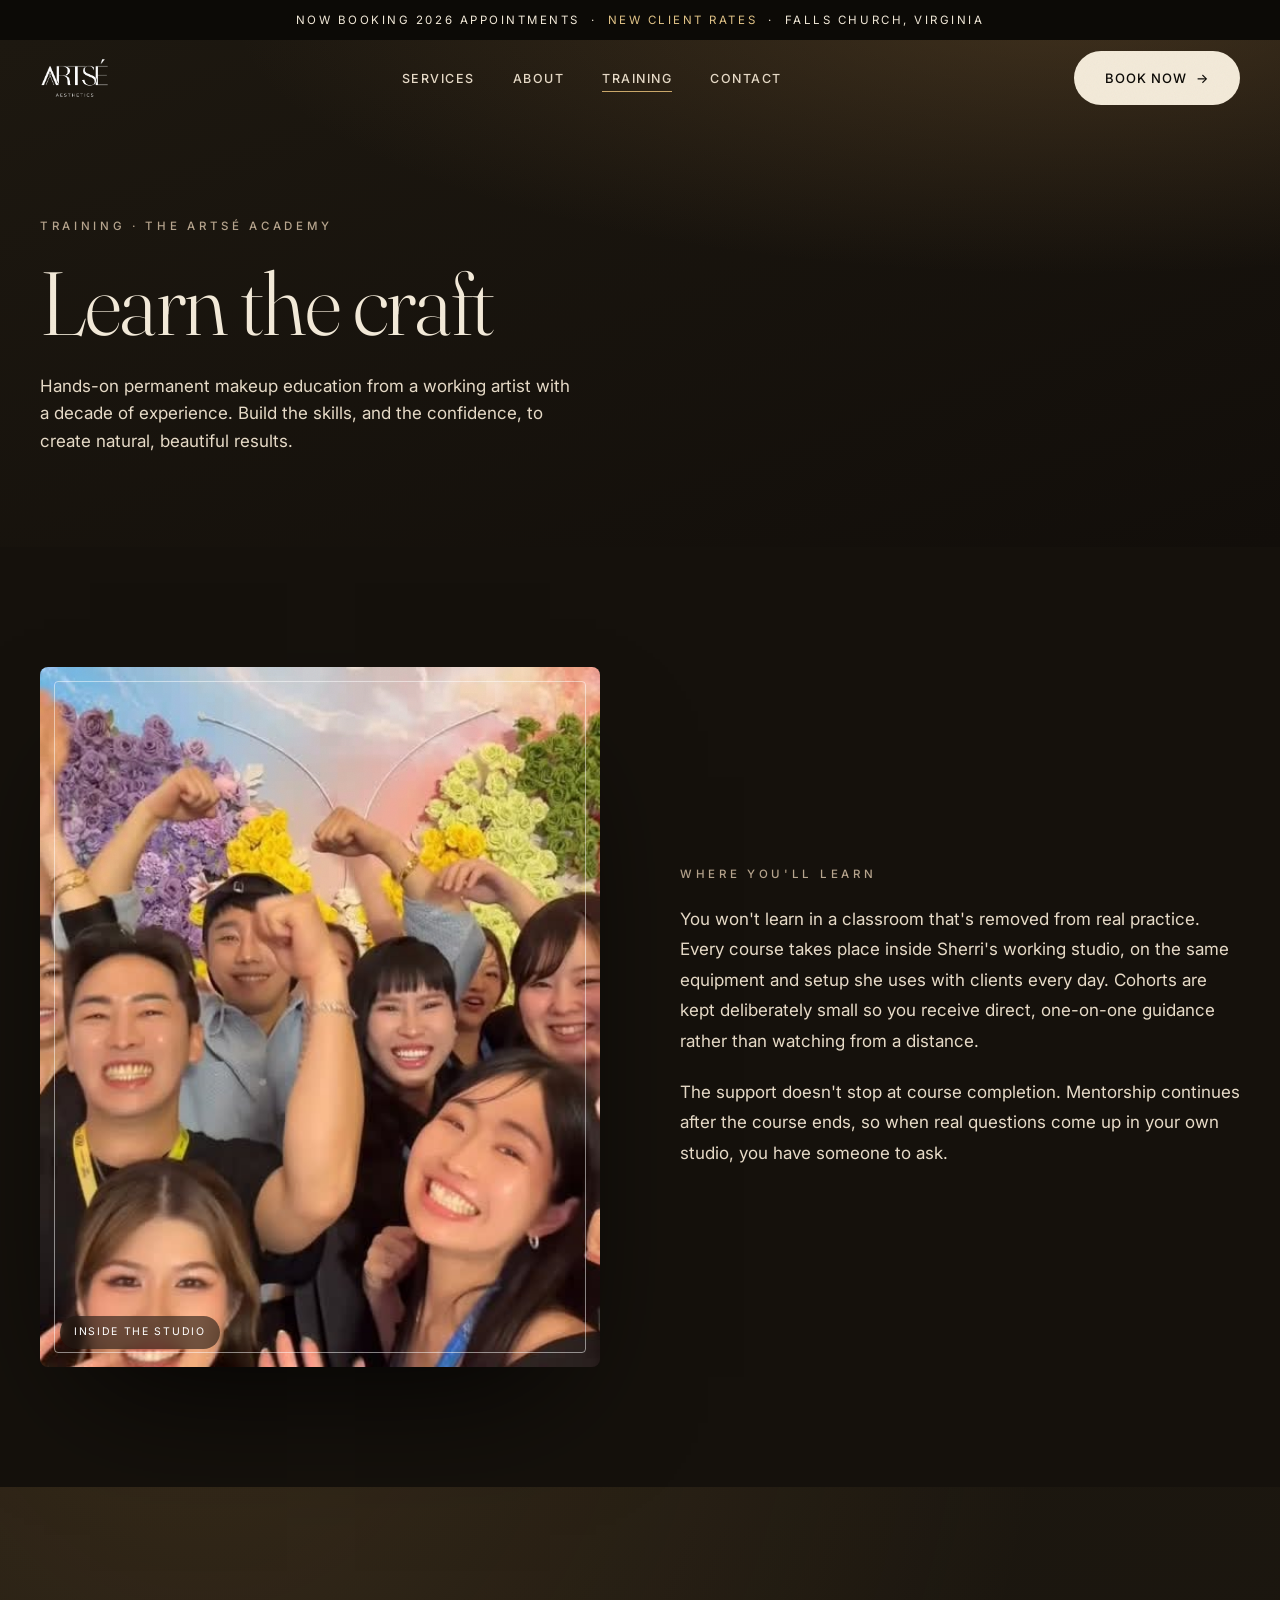
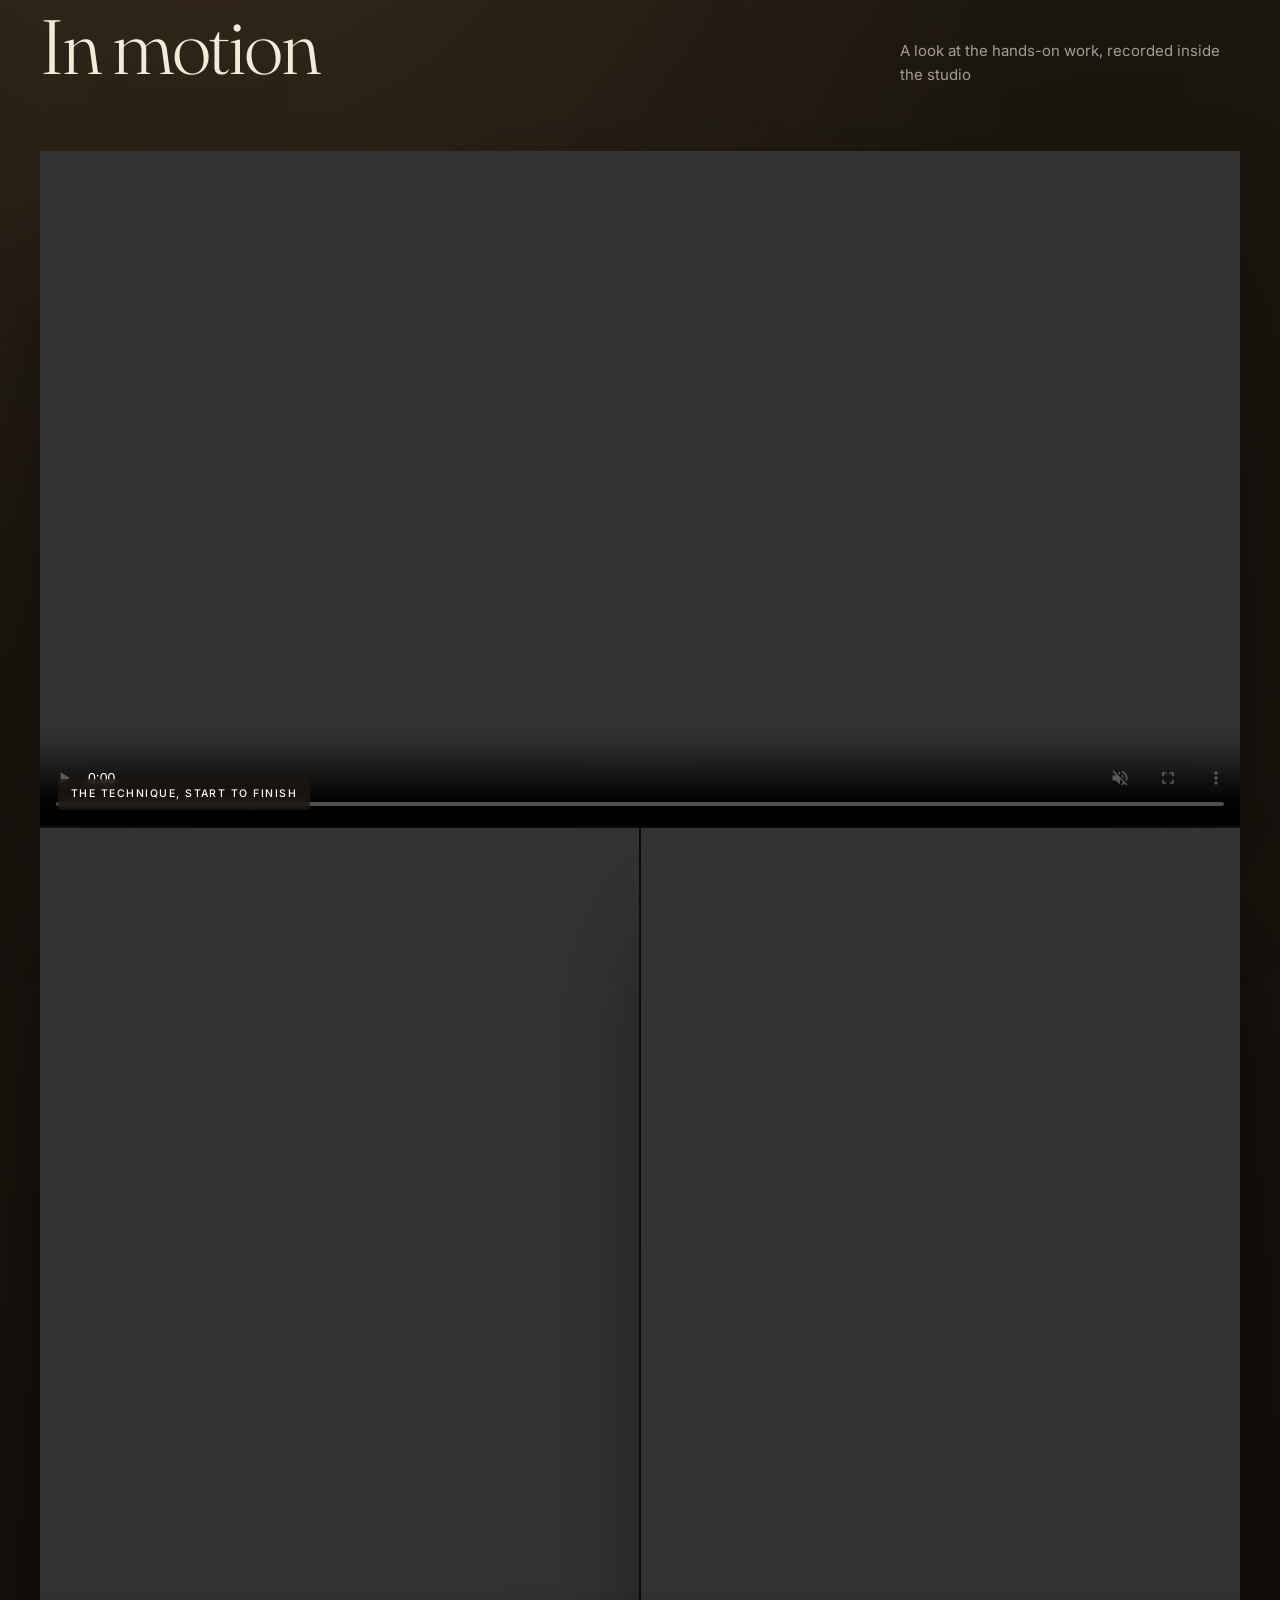
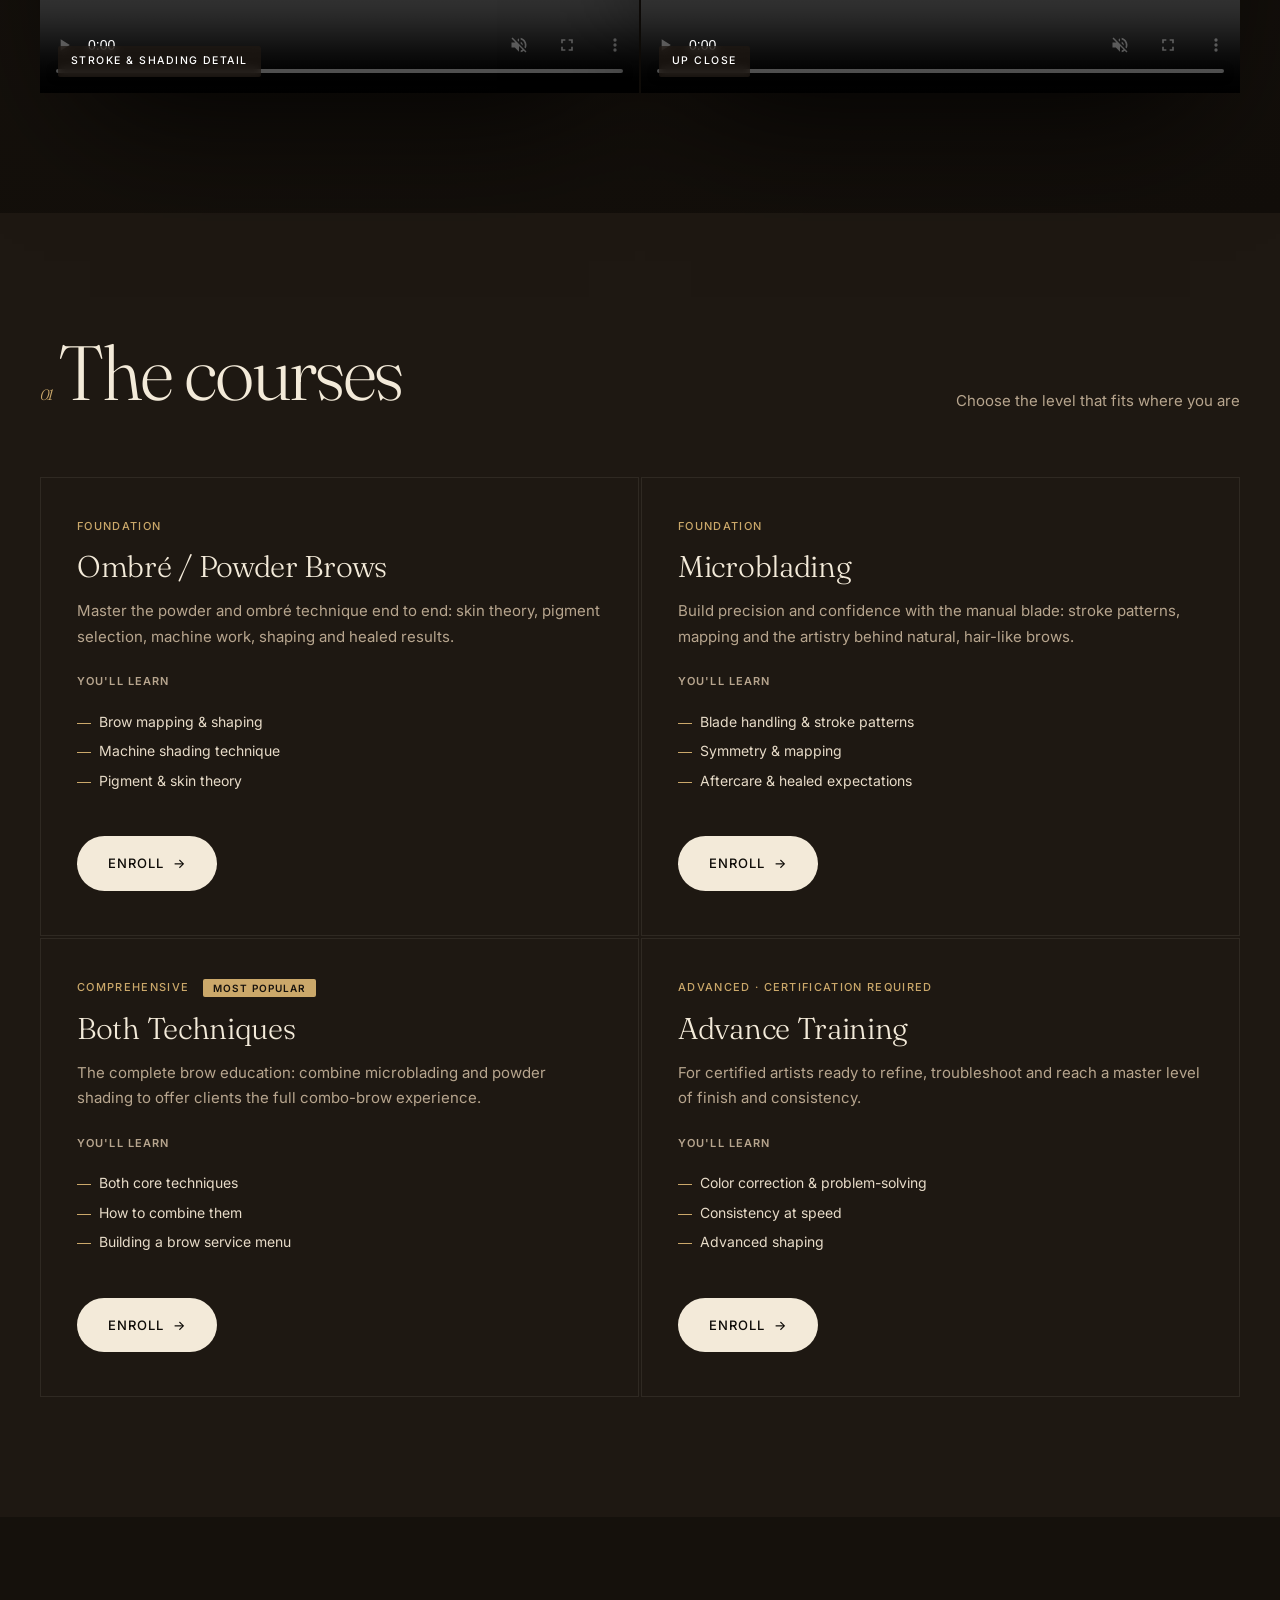
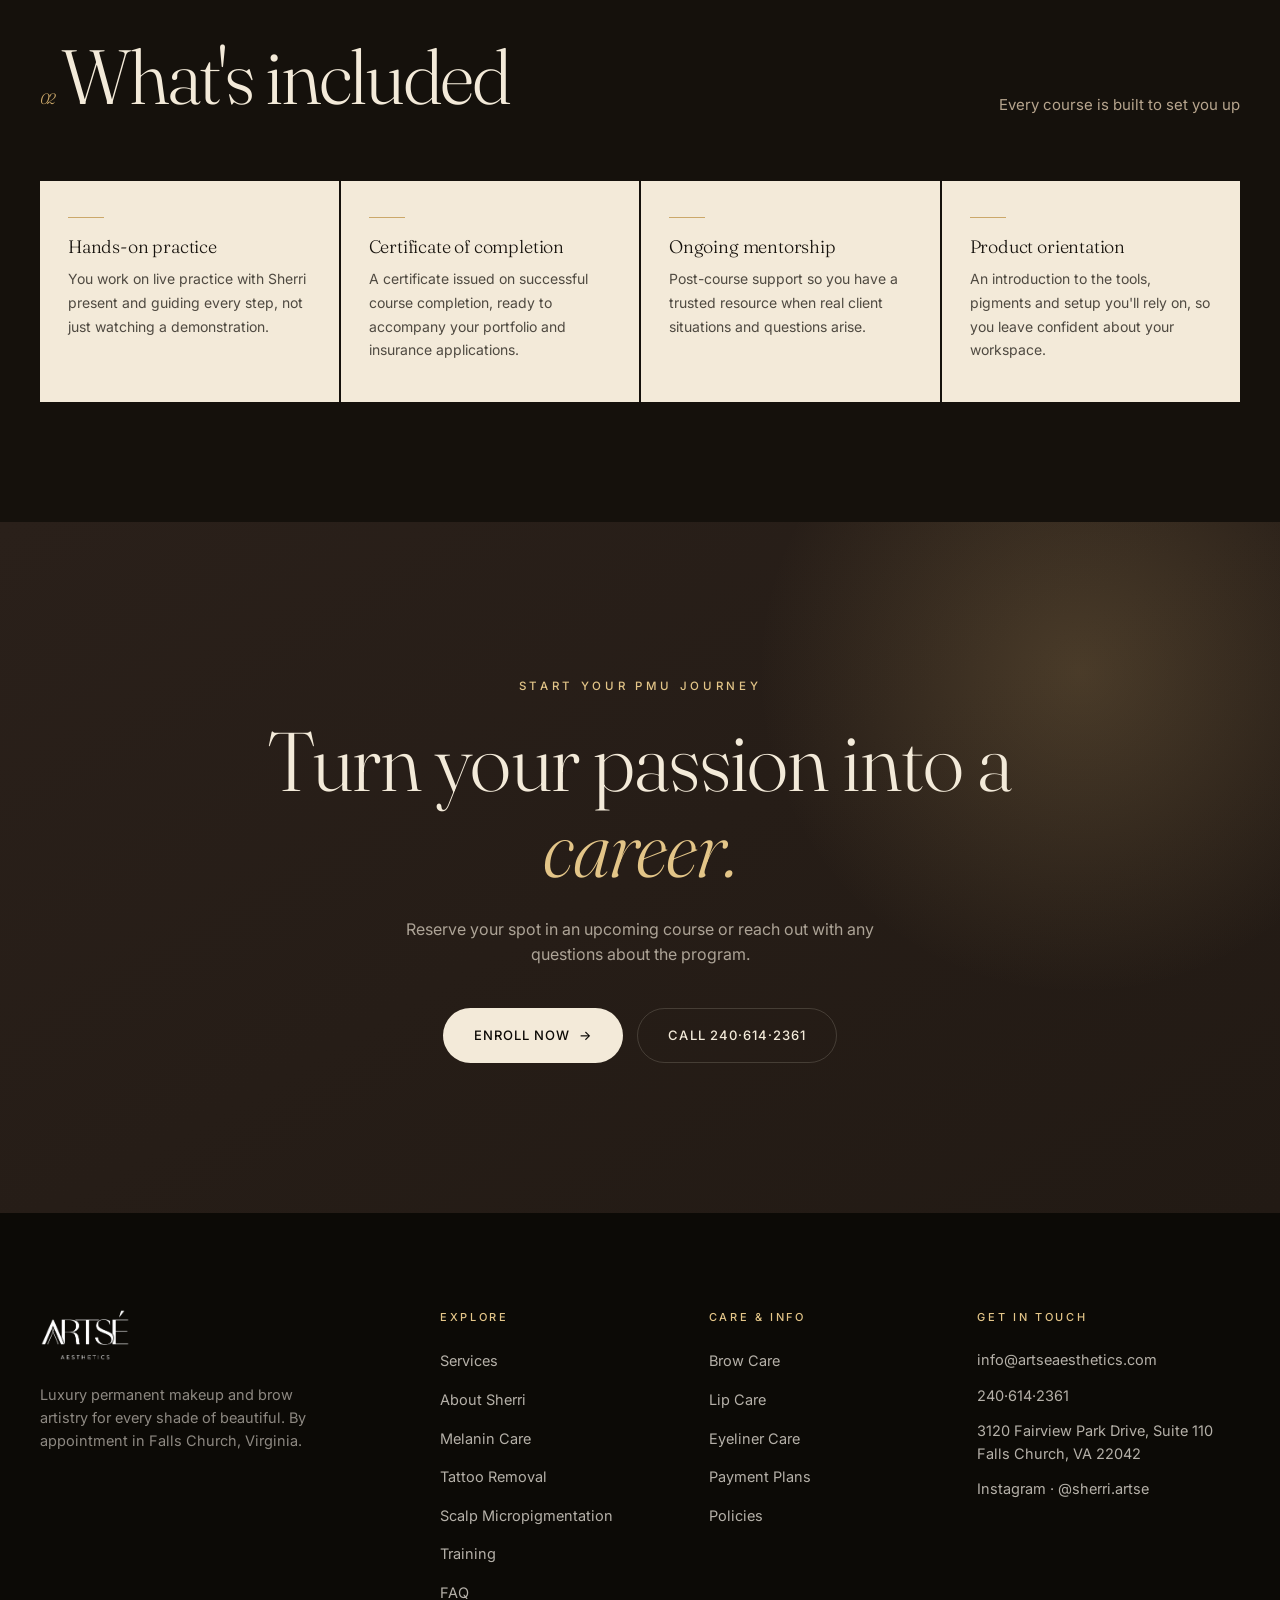
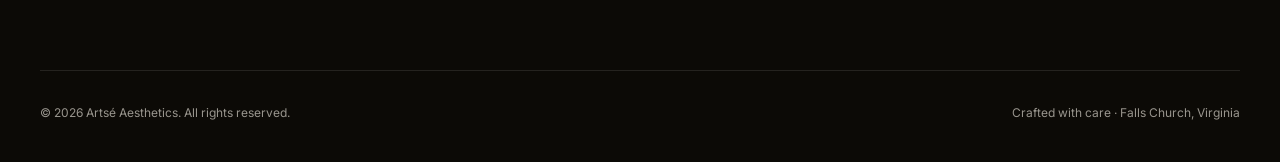
<file: training.html>
<!DOCTYPE html>
<html lang="en">
<head>
<meta charset="UTF-8" />
<meta name="viewport" content="width=device-width, initial-scale=1.0" />
<title>The Artsé Academy — PMU Training | Artsé Aesthetics</title>
<meta name="description" content="Permanent makeup training and certification with Sherri: ombré/powder brows, microblading, both techniques, and advanced training." />
<link rel="canonical" href="https://www.artseaesthetics.com/training.html" />
<meta name="theme-color" content="#221A14" />
<meta name="robots" content="index, follow" />
<meta property="og:type" content="website" />
<meta property="og:site_name" content="Artsé Aesthetics" />
<meta property="og:title" content="The Artsé Academy — PMU Training | Artsé Aesthetics" />
<meta property="og:description" content="Permanent makeup training and certification with Sherri: ombré/powder brows, microblading, both techniques, and advanced training." />
<meta property="og:url" content="https://www.artseaesthetics.com/training.html" />
<meta property="og:image" content="https://www.artseaesthetics.com/assets/og.jpg" />
<meta property="og:image:width" content="1200" />
<meta property="og:image:height" content="630" />
<meta name="twitter:card" content="summary_large_image" />
<meta name="twitter:title" content="The Artsé Academy — PMU Training | Artsé Aesthetics" />
<meta name="twitter:description" content="Permanent makeup training and certification with Sherri: ombré/powder brows, microblading, both techniques, and advanced training." />
<meta name="twitter:image" content="https://www.artseaesthetics.com/assets/og.jpg" />
<link rel="icon" type="image/png" sizes="32x32" href="assets/favicon-32.png" />
<link rel="icon" type="image/png" sizes="16x16" href="assets/favicon-16.png" />
<link rel="icon" href="assets/favicon.ico" sizes="any" />
<link rel="apple-touch-icon" sizes="180x180" href="assets/apple-touch-icon.png" />
<link rel="preconnect" href="https://fonts.googleapis.com">
<link rel="preconnect" href="https://fonts.gstatic.com" crossorigin>
<link href="https://fonts.googleapis.com/css2?family=Fraunces:ital,opsz,wght@0,9..144,300;0,9..144,400;0,9..144,500;0,9..144,600;1,9..144,300;1,9..144,400&family=Inter:wght@300;400;500;600&display=swap" rel="stylesheet">
<link rel="stylesheet" href="styles.css" />
<style>
  .course-grid {
    display: grid;
    grid-template-columns: repeat(2, 1fr);
    gap: 2px;
    margin-top: 56px;
  }
  @media (max-width: 720px) {
    .course-grid { grid-template-columns: 1fr; }
  }
  .course-card {
    background: var(--ivory-2);
    border: 1px solid var(--line-soft);
    padding: 40px 36px 44px;
    display: flex;
    flex-direction: column;
    gap: 16px;
    transition: box-shadow .3s var(--ease);
  }
  .course-card:hover {
    box-shadow: var(--shadow-lg);
  }
  .course-card .lvl {
    font-family: 'Inter', sans-serif;
    font-size: 11px;
    font-weight: 500;
    letter-spacing: .12em;
    text-transform: uppercase;
    color: var(--gilt);
  }
  .course-card h3 {
    font-family: 'Fraunces', serif;
    font-weight: 300;
    font-size: clamp(22px, 2.8vw, 30px);
    color: var(--espresso);
    letter-spacing: -.01em;
    margin: 0;
  }
  .course-card .desc {
    color: var(--mocha);
    font-size: 15px;
    line-height: 1.7;
    margin: 0;
  }
  .course-card .learn-label {
    font-family: 'Inter', sans-serif;
    font-size: 11px;
    font-weight: 600;
    letter-spacing: .1em;
    text-transform: uppercase;
    color: var(--mocha);
    margin: 8px 0 4px;
  }
  .course-card .learn-list {
    list-style: none;
    padding: 0;
    margin: 0 0 8px;
    display: flex;
    flex-direction: column;
    gap: 7px;
  }
  .course-card .learn-list li {
    font-size: 14px;
    color: var(--cocoa);
    display: flex;
    align-items: baseline;
    gap: 8px;
  }
  .course-card .learn-list li::before {
    content: '';
    display: inline-block;
    width: 14px;
    height: 1px;
    background: var(--gilt);
    flex-shrink: 0;
    position: relative;
    top: -3px;
  }
  .course-card .card-foot {
    margin-top: auto;
    padding-top: 20px;
  }
  .popular-badge {
    background: var(--gilt);
    color: var(--ivory);
    font-size: 10px;
    font-weight: 600;
    letter-spacing: .1em;
    text-transform: uppercase;
    padding: 3px 10px;
    border-radius: 2px;
    margin-left: 10px;
    vertical-align: middle;
  }
  .whats-included {
    display: grid;
    grid-template-columns: repeat(4, 1fr);
    gap: 2px;
    margin-top: 48px;
  }
  @media (max-width: 900px) {
    .whats-included { grid-template-columns: repeat(2, 1fr); }
  }
  @media (max-width: 480px) {
    .whats-included { grid-template-columns: 1fr; }
  }
  .included-item {
    background: var(--espresso);
    padding: 36px 28px 40px;
    color: var(--ivory);
  }
  .included-item .i-icon {
    width: 36px;
    height: 1px;
    background: var(--gilt);
    margin-bottom: 20px;
  }
  .included-item h4 {
    font-family: 'Fraunces', serif;
    font-weight: 300;
    font-size: 18px;
    color: var(--ivory);
    letter-spacing: -.01em;
    margin: 0 0 10px;
  }
  .included-item p {
    font-size: 14px;
    color: color-mix(in srgb, var(--ivory) 74%, transparent);
    line-height: 1.7;
    margin: 0;
  }
  /* In-studio film showcase */
  .film-feature { margin-top: 56px; }
  .film-plate {
    position: relative;
    overflow: hidden;
    background: #120E0A;
    box-shadow: var(--shadow-lg);
  }
  .film-plate video {
    display: block;
    width: 100%;
    height: 100%;
    object-fit: cover;
    background: #120E0A;
  }
  .film-feature video { aspect-ratio: 16 / 9; }
  .film-tall video { aspect-ratio: 9 / 13; }
  .film-duo {
    display: grid;
    grid-template-columns: 1fr 1fr;
    gap: 2px;
    margin-top: 2px;
  }
  @media (max-width: 480px) {
    .film-duo { grid-template-columns: 1fr; }
  }
  .film-tag {
    position: absolute;
    left: 18px;
    bottom: 16px;
    background: rgba(34,26,20,.62);
    color: #fff;
    backdrop-filter: blur(4px);
    font-family: 'Inter', sans-serif;
    font-size: 10.5px;
    font-weight: 500;
    letter-spacing: .14em;
    text-transform: uppercase;
    padding: 7px 13px;
    border-radius: 2px;
    pointer-events: none;
  }
</style>
</head>
<body class="theme-dark">
  <div class="progress" id="progress"></div>

  <div class="announce">Now booking 2026 appointments &nbsp;·&nbsp; <span>New client rates</span> &nbsp;·&nbsp; Falls Church, Virginia</div>

  <header id="header">
    <div class="wrap nav">
      <a href="index.html" class="brand" aria-label="Artsé Aesthetics home"><img src="assets/logo-light.png" alt="Artsé Aesthetics" /></a>
      <nav>
        <ul class="menu">
          <li><a href="services.html">Services</a></li>
          <li><a href="about.html">About</a></li>
          <li><a href="training.html">Training</a></li>
          <li><a href="contact.html">Contact</a></li>
        </ul>
      </nav>
      <div class="nav-cta">
        <a href="tel:240-614-2361" class="nav-phone">240·614·2361</a>
        <a href="https://app.acuityscheduling.com/schedule.php?owner=15010586" class="btn btn-solid">Book Now <span class="arrow">→</span></a>
        <button class="burger" aria-label="Open menu" aria-controls="mnav" aria-expanded="false" onclick="toggleMenu(true)"><span></span><span></span><span></span></button>
      </div>
    </div>
  </header>

  <div class="mnav" id="mnav" aria-hidden="true">
    <span class="mlogo"><img src="assets/logo-light.png" alt="Artsé Aesthetics" /></span>
    <button class="mnav-close" aria-label="Close menu" onclick="toggleMenu(false)">&times;</button>
    <nav>
      <a href="services.html" onclick="toggleMenu(false)">Services</a>
      <a href="about.html" onclick="toggleMenu(false)">About</a>
      <a href="training.html" onclick="toggleMenu(false)">Training</a>
      <a href="contact.html" onclick="toggleMenu(false)">Contact</a>
    </nav>
    <a href="https://app.acuityscheduling.com/schedule.php?owner=15010586" class="btn btn-solid mcta" onclick="toggleMenu(false)">Book Now <span class="arrow">&rarr;</span></a>
    <div class="mcontact"><a href="tel:240-614-2361">240·614·2361</a> &nbsp;·&nbsp; <a href="mailto:info@artseaesthetics.com">info@artseaesthetics.com</a></div>
  </div>

<main>

  <!-- Hero -->
  <section class="pad" style="background:radial-gradient(120% 95% at 84% -6%,rgba(150,112,64,.30),transparent 55%),linear-gradient(160deg,#1D1810,#120E0A);padding-top:172px;padding-bottom:92px">
    <div class="wrap">
      <span class="eyebrow">Training · The Artsé Academy</span>
      <h1 style="font-size:clamp(46px,7vw,104px);font-weight:300;letter-spacing:-.02em;margin-top:18px;max-width:15ch">Learn the craft</h1>
      <p style="max-width:540px;color:var(--cocoa);font-size:17px;margin-top:24px">Hands-on permanent makeup education from a working artist with a decade of experience. Build the skills, and the confidence, to create natural, beautiful results.</p>
    </div>
  </section>

  <!-- Studio split -->
  <section class="pad">
    <div class="wrap">
      <div class="split">
        <div class="plate framed reveal">
          <img src="assets/team.jpg" alt="Artsé training class in the studio" loading="lazy" decoding="async" />
          <span class="tag">Inside the studio</span>
        </div>
        <div class="reveal" style="display:flex;flex-direction:column;justify-content:center;gap:20px;padding:24px 0">
          <span class="eyebrow">Where you'll learn</span>
          <p style="font-size:17px;line-height:1.8;color:var(--cocoa)">You won't learn in a classroom that's removed from real practice. Every course takes place inside Sherri's working studio, on the same equipment and setup she uses with clients every day. Cohorts are kept deliberately small so you receive direct, one-on-one guidance rather than watching from a distance.</p>
          <p style="font-size:17px;line-height:1.8;color:var(--cocoa)">The support doesn't stop at course completion. Mentorship continues after the course ends, so when real questions come up in your own studio, you have someone to ask.</p>
        </div>
      </div>
    </div>
  </section>

  <!-- In motion -->
  <section class="pad" style="background:radial-gradient(120% 95% at 16% -10%,rgba(150,112,64,.22),transparent 55%),linear-gradient(165deg,#1D1810,#120E0A);color:var(--espresso)">
    <div class="wrap">
      <div class="sec-head reveal">
        <h2 style="color:var(--espresso)">In motion</h2>
        <p class="right" style="color:rgba(247,241,232,.62)">A look at the hands-on work, recorded inside the studio</p>
      </div>

      <div class="film-feature film-plate reveal">
        <video src="assets/video/training-demo.mp4" title="Permanent makeup technique demonstrated start to finish in the studio" autoplay muted loop playsinline preload="metadata" controls></video>
        <span class="film-tag">The technique, start to finish</span>
      </div>

      <div class="film-duo">
        <div class="film-plate film-tall reveal">
          <video src="assets/video/training-detail.mp4" title="Close detail of brow stroke and shading work" autoplay muted loop playsinline preload="metadata" controls></video>
          <span class="film-tag">Stroke &amp; shading detail</span>
        </div>
        <div class="film-plate film-tall reveal">
          <video src="assets/video/training-closeup.mp4" title="Up-close view of the permanent makeup procedure" autoplay muted loop playsinline preload="metadata" controls></video>
          <span class="film-tag">Up close</span>
        </div>
      </div>
    </div>
  </section>

  <!-- Courses -->
  <section class="pad" style="background:var(--ivory-2)">
    <div class="wrap">
      <div class="sec-head reveal">
        <h2><span class="num">01</span>The courses</h2>
        <p class="right">Choose the level that fits where you are</p>
      </div>

      <div class="course-grid">

        <!-- Ombré / Powder Brows -->
        <div class="course-card reveal" id="ombre">
          <span class="lvl">Foundation</span>
          <h3>Ombré / Powder Brows</h3>
          <p class="desc">Master the powder and ombré technique end to end: skin theory, pigment selection, machine work, shaping and healed results.</p>
          <p class="learn-label">You'll learn</p>
          <ul class="learn-list">
            <li>Brow mapping &amp; shaping</li>
            <li>Machine shading technique</li>
            <li>Pigment &amp; skin theory</li>
          </ul>
          <div class="card-foot">
            <a href="https://app.acuityscheduling.com/schedule.php?owner=15010586&calendarID=3821626" class="btn btn-solid">Enroll <span class="arrow">→</span></a>
          </div>
        </div>

        <!-- Microblading -->
        <div class="course-card reveal" id="microblading">
          <span class="lvl">Foundation</span>
          <h3>Microblading</h3>
          <p class="desc">Build precision and confidence with the manual blade: stroke patterns, mapping and the artistry behind natural, hair-like brows.</p>
          <p class="learn-label">You'll learn</p>
          <ul class="learn-list">
            <li>Blade handling &amp; stroke patterns</li>
            <li>Symmetry &amp; mapping</li>
            <li>Aftercare &amp; healed expectations</li>
          </ul>
          <div class="card-foot">
            <a href="https://app.acuityscheduling.com/schedule.php?owner=15010586&calendarID=3821626" class="btn btn-solid">Enroll <span class="arrow">→</span></a>
          </div>
        </div>

        <!-- Both Techniques -->
        <div class="course-card reveal" id="both">
          <span class="lvl">Comprehensive <span class="popular-badge">Most popular</span></span>
          <h3>Both Techniques</h3>
          <p class="desc">The complete brow education: combine microblading and powder shading to offer clients the full combo-brow experience.</p>
          <p class="learn-label">You'll learn</p>
          <ul class="learn-list">
            <li>Both core techniques</li>
            <li>How to combine them</li>
            <li>Building a brow service menu</li>
          </ul>
          <div class="card-foot">
            <a href="https://app.acuityscheduling.com/schedule.php?owner=15010586&calendarID=3821626" class="btn btn-solid">Enroll <span class="arrow">→</span></a>
          </div>
        </div>

        <!-- Advance Training -->
        <div class="course-card reveal" id="advance">
          <span class="lvl">Advanced · Certification required</span>
          <h3>Advance Training</h3>
          <p class="desc">For certified artists ready to refine, troubleshoot and reach a master level of finish and consistency.</p>
          <p class="learn-label">You'll learn</p>
          <ul class="learn-list">
            <li>Color correction &amp; problem-solving</li>
            <li>Consistency at speed</li>
            <li>Advanced shaping</li>
          </ul>
          <div class="card-foot">
            <a href="https://app.acuityscheduling.com/schedule.php?owner=15010586&calendarID=3821626" class="btn btn-solid">Enroll <span class="arrow">→</span></a>
          </div>
        </div>

      </div>
    </div>
  </section>

  <!-- What's included -->
  <section class="pad">
    <div class="wrap">
      <div class="sec-head reveal">
        <h2><span class="num">02</span>What's included</h2>
        <p class="right">Every course is built to set you up</p>
      </div>
      <div class="whats-included">
        <div class="included-item reveal">
          <div class="i-icon"></div>
          <h4>Hands-on practice</h4>
          <p>You work on live practice with Sherri present and guiding every step, not just watching a demonstration.</p>
        </div>
        <div class="included-item reveal">
          <div class="i-icon"></div>
          <h4>Certificate of completion</h4>
          <p>A certificate issued on successful course completion, ready to accompany your portfolio and insurance applications.</p>
        </div>
        <div class="included-item reveal">
          <div class="i-icon"></div>
          <h4>Ongoing mentorship</h4>
          <p>Post-course support so you have a trusted resource when real client situations and questions arise.</p>
        </div>
        <div class="included-item reveal">
          <div class="i-icon"></div>
          <h4>Product orientation</h4>
          <p>An introduction to the tools, pigments and setup you'll rely on, so you leave confident about your workspace.</p>
        </div>
      </div>
    </div>
  </section>

  <!-- Closing CTA -->
  <section class="cta pad-lg">
    <div class="glow"></div>
    <div class="wrap inner reveal">
      <span class="eyebrow">Start your PMU journey</span>
      <h2>Turn your passion into a <em>career.</em></h2>
      <p>Reserve your spot in an upcoming course or reach out with any questions about the program.</p>
      <div class="cta-actions">
        <a href="https://app.acuityscheduling.com/schedule.php?owner=15010586&calendarID=3821626" class="btn btn-light">Enroll now <span class="arrow">→</span></a>
        <a href="tel:240-614-2361" class="btn btn-ghost" style="border-color:rgba(255,255,255,.3);color:var(--espresso)">Call 240·614·2361</a>
      </div>
    </div>
  </section>

</main>

  <!-- Footer -->
  <footer class="foot" id="contact">
    <div class="wrap">
      <div class="foot-top">
        <div>
          <a href="index.html" class="brand"><img src="assets/logo-light.png" alt="Artsé Aesthetics" /></a>
          <p class="blurb">Luxury permanent makeup and brow artistry for every shade of beautiful. By appointment in Falls Church, Virginia.</p>
        </div>
        <div>
          <h5>Explore</h5>
          <ul>
            <li><a href="services.html">Services</a></li>
            <li><a href="about.html">About Sherri</a></li>
            <li><a href="melanin-care.html">Melanin Care</a></li>
          <li><a href="pico-laser.html">Tattoo Removal</a></li>
            <li><a href="smp.html">Scalp Micropigmentation</a></li>
            <li><a href="training.html">Training</a></li>
            <li><a href="faq.html">FAQ</a></li>
          </ul>
        </div>
        <div>
          <h5>Care &amp; Info</h5>
          <ul>
            <li><a href="aftercare.html#brow">Brow Care</a></li>
            <li><a href="aftercare.html#lip">Lip Care</a></li>
            <li><a href="aftercare.html#eyeliner">Eyeliner Care</a></li>
            <li><a href="payment-plans.html">Payment Plans</a></li>
            <li><a href="policies.html">Policies</a></li>
          </ul>
        </div>
        <div class="contact">
          <h5>Get in touch</h5>
          <a href="mailto:info@artseaesthetics.com">info@artseaesthetics.com</a>
          <a href="tel:240-614-2361">240·614·2361</a>
          <span>3120 Fairview Park Drive, Suite 110<br>Falls Church, VA 22042</span>
          <a href="https://www.instagram.com/sherri.artse">Instagram · @sherri.artse</a>
        </div>
      </div>
      <div class="foot-bot">
        <small>© 2026 Artsé Aesthetics. All rights reserved.</small>
        <small>Crafted with care · Falls Church, Virginia</small>
      </div>
    </div>
  </footer>

  <a class="book-bar" href="https://app.acuityscheduling.com/schedule.php?owner=15010586">Book your appointment <span>&rarr;</span></a>

  <script src="site.js" defer></script>
</body>
</html>
</file>
<file: styles.css>
:root{
    --ivory:#F7F1E8;
    --ivory-2:#FCF8F1;
    --sand:#EDE3D4;
    --espresso:#221A14;
    --cocoa:#3A2D24;
    --mocha:#6E5B4D;
    --taupe:#A89079;
    --blush:#DDB7A2;
    --clay:#BE8B6E;
    --gilt:#B0894F;
    --gilt-2:#CBA86A;
    --sea:#8FA89B;
    --line:rgba(34,26,20,.14);
    --line-soft:rgba(34,26,20,.08);
    --shadow:0 30px 80px -40px rgba(34,26,20,.45);
    --shadow-lg:0 50px 120px -50px rgba(34,26,20,.6);
    --ease:cubic-bezier(.22,.61,.36,1);
    --maxw:1280px;
  }

  *{margin:0;padding:0;box-sizing:border-box}
  html{scroll-behavior:smooth}
  body{
    background:var(--ivory);color:var(--espresso);
    font-family:'Inter',sans-serif;font-weight:400;line-height:1.6;
    -webkit-font-smoothing:antialiased;overflow-x:hidden;
  }
  ::selection{background:var(--gilt);color:var(--ivory-2)}

  body::after{
    content:"";position:fixed;inset:0;z-index:9999;pointer-events:none;
    opacity:.045;mix-blend-mode:multiply;
    background-image:url("data:image/svg+xml,%3Csvg xmlns='http://www.w3.org/2000/svg' width='160' height='160'%3E%3Cfilter id='n'%3E%3CfeTurbulence type='fractalNoise' baseFrequency='.9' numOctaves='2' stitchTiles='stitch'/%3E%3C/filter%3E%3Crect width='100%25' height='100%25' filter='url(%23n)'/%3E%3C/svg%3E");
  }

  h1,h2,h3,h4{font-family:'Fraunces',serif;font-weight:400;line-height:1.04;letter-spacing:-.01em}
  a{color:inherit;text-decoration:none}
  img{max-width:100%;display:block}

  .wrap{max-width:var(--maxw);margin:0 auto;padding:0 40px}
  .eyebrow{font-size:11.5px;font-weight:500;letter-spacing:.32em;text-transform:uppercase;color:var(--mocha)}
  .eyebrow .dot{color:var(--gilt)}

  /* scroll progress */
  .progress{position:fixed;top:0;left:0;height:3px;width:0;z-index:2000;
    background:linear-gradient(90deg,var(--gilt),var(--gilt-2));transition:width .1s linear}

  /* ---------- Buttons ---------- */
  .btn{
    display:inline-flex;align-items:center;gap:.7em;
    font-size:13px;font-weight:500;letter-spacing:.08em;text-transform:uppercase;
    padding:16px 30px;border-radius:100px;border:1px solid transparent;
    transition:all .45s var(--ease);cursor:pointer;white-space:nowrap;position:relative;overflow:hidden;
  }
  .btn span.arrow{transition:transform .45s var(--ease)}
  .btn:hover span.arrow{transform:translateX(5px)}
  .btn-solid{background:var(--espresso);color:var(--ivory-2)}
  .btn-solid:hover{background:var(--gilt);color:var(--espresso)}
  .btn-ghost{border-color:var(--line);color:var(--espresso)}
  .btn-ghost:hover{border-color:var(--espresso);background:var(--espresso);color:var(--ivory-2)}
  .btn-light{background:var(--ivory-2);color:var(--espresso)}
  .btn-light:hover{background:var(--gilt-2);color:var(--espresso)}
  /* shimmer sweep */
  .btn-solid::after,.btn-light::after{content:"";position:absolute;top:0;left:-120%;width:60%;height:100%;
    background:linear-gradient(100deg,transparent,rgba(255,255,255,.35),transparent);transform:skewX(-18deg);transition:left .7s var(--ease)}
  .btn-solid:hover::after,.btn-light:hover::after{left:140%}

  /* ---------- Announcement ---------- */
  .announce{background:var(--espresso);color:var(--ivory);font-size:11.5px;letter-spacing:.22em;
    text-transform:uppercase;text-align:center;padding:11px 16px}
  .announce span{color:var(--gilt-2)}

  /* ---------- Header ---------- */
  header{position:fixed;top:36px;left:0;right:0;z-index:1000;transition:all .5s var(--ease)}
  header.solid{top:0;background:rgba(247,241,232,.82);backdrop-filter:blur(16px);-webkit-backdrop-filter:blur(16px);border-bottom:1px solid var(--line-soft)}
  .nav{display:flex;align-items:center;justify-content:space-between;height:84px}
  .brand{display:flex;align-items:center}
  .brand img{height:40px;width:auto}
  .menu{display:flex;gap:38px;list-style:none}
  .menu a{font-size:12.5px;letter-spacing:.12em;text-transform:uppercase;color:var(--cocoa);position:relative;padding:6px 0;font-weight:500}
  .menu a::after{content:"";position:absolute;left:0;bottom:0;height:1px;width:0;background:var(--gilt);transition:width .4s var(--ease)}
  .menu a:hover::after,.menu a.active::after{width:100%}
  .nav-cta{display:flex;align-items:center;gap:18px}
  .nav-phone{font-size:12.5px;letter-spacing:.06em;color:var(--cocoa);display:none}
  .burger{display:none;width:44px;height:44px;flex-direction:column;align-items:center;justify-content:center;gap:5px;background:none;border:0;cursor:pointer;margin-right:-10px}
  .burger span{width:24px;height:1.5px;background:var(--espresso);transition:.3s}

  /* ---------- Hero ---------- */
  .hero{position:relative;min-height:100vh;display:flex;align-items:center;overflow:hidden;padding:120px 0 60px;
    background:
      radial-gradient(120% 90% at 88% 6%, rgba(221,183,162,.5), transparent 52%),
      radial-gradient(90% 80% at 6% 96%, rgba(143,168,155,.28), transparent 60%),
      linear-gradient(160deg,#F8F2E9 0%, #EFE2D2 48%, #E7D6C4 100%);}
  .hero-grain{position:absolute;inset:0;opacity:.06;mix-blend-mode:multiply;
    background:url("data:image/svg+xml,%3Csvg xmlns='http://www.w3.org/2000/svg' width='200' height='200'%3E%3Cfilter id='n'%3E%3CfeTurbulence type='fractalNoise' baseFrequency='.8' numOctaves='2'/%3E%3C/filter%3E%3Crect width='100%25' height='100%25' filter='url(%23n)' opacity='.5'/%3E%3C/svg%3E")}
  .hero-orb{position:absolute;border-radius:50%}
  .hero-orb.b{width:230px;height:230px;left:4%;top:24%;background:radial-gradient(circle at 40% 35%, rgba(143,168,155,.4), transparent 70%);animation:float 18s ease-in-out infinite}
  @keyframes float{0%,100%{transform:translateY(0)}50%{transform:translateY(-26px)}}

  .hero-bold{position:relative;z-index:2;width:100%;display:flex;flex-direction:column;gap:clamp(26px,4.2vh,54px)}
  .hero-kicker{display:flex;align-items:center;gap:16px}
  .hero-kicker::before{content:"";width:56px;height:1px;background:var(--gilt);flex-shrink:0}
  .hero-h1{font-family:'Fraunces',serif;font-size:clamp(52px,10.6vw,142px);font-weight:300;line-height:.92;letter-spacing:-.035em;color:var(--espresso)}
  .hero-foot{display:flex;justify-content:space-between;align-items:flex-end;gap:52px;flex-wrap:wrap}
  .hero-foot-l{max-width:430px}
  .hero-foot-r{position:relative;width:clamp(280px,31vw,396px);aspect-ratio:4/5;flex-shrink:0;align-self:flex-end}
  .hero-ghost{display:none}
  .hero h1 .ln{display:block;overflow:hidden}
  .hero h1 .ln i{display:block;font-style:normal;transform:translateY(110%);transition:transform 1s var(--ease)}
  .hero h1 em{font-style:italic;color:var(--gilt)}
  .loaded .hero h1 .ln i{transform:translateY(0)}
  .hero h1 .ln:nth-child(2) i{transition-delay:.12s}
  .hero-eyebrow,.hero-sub,.hero-actions,.scroll-cue{opacity:0;transform:translateY(20px);transition:all .9s var(--ease)}
  .loaded .hero-eyebrow{opacity:1;transform:none;transition-delay:.1s}
  .loaded .hero-sub{opacity:1;transform:none;transition-delay:.45s}
  .loaded .hero-actions{opacity:1;transform:none;transition-delay:.58s}
  .loaded .scroll-cue{opacity:1;transform:none;transition-delay:.7s}
  .hero-sub{max-width:440px;font-size:16.5px;color:var(--cocoa);margin-top:28px}
  .hero-now{display:inline-flex;flex-direction:column;gap:5px;max-width:440px;margin-top:26px;padding:16px 20px;
    border:1px solid var(--gilt);border-left:3px solid var(--gilt);border-radius:8px;
    background:linear-gradient(120deg,rgba(176,137,79,.08),rgba(176,137,79,.02));
    opacity:0;transform:translateY(20px);transition:all .9s var(--ease)}
  .loaded .hero-now{opacity:1;transform:none;transition-delay:.52s}
  .hero-now .now-label{font-size:10.5px;letter-spacing:.3em;text-transform:uppercase;color:var(--gilt);font-weight:600}
  .hero-now .now-label .spark{letter-spacing:0}
  .hero-now .now-title{font-family:'Fraunces',serif;font-style:italic;font-weight:400;font-size:21px;color:var(--espresso);line-height:1.1}
  .hero-now .now-sub{font-size:12.5px;letter-spacing:.04em;color:var(--cocoa);margin-top:2px}
  .hero-actions{display:flex;gap:14px;flex-wrap:wrap;margin-top:34px}
  .scroll-cue{display:flex;align-items:center;gap:12px;font-size:10.5px;letter-spacing:.3em;text-transform:uppercase;color:var(--mocha);margin-top:46px}
  .scroll-cue .ln2{width:54px;height:1px;background:var(--mocha);position:relative;overflow:hidden}
  .scroll-cue .ln2::after{content:"";position:absolute;inset:0;background:var(--gilt);transform:translateX(-100%);animation:slide 2.4s var(--ease) infinite}
  @keyframes slide{0%{transform:translateX(-100%)}60%,100%{transform:translateX(100%)}}

  /* hero image card (lives in .hero-foot-r) */
  .hero-frame{position:absolute;inset:0;border-radius:8px;overflow:hidden;box-shadow:var(--shadow-lg);
    clip-path:inset(0 0 100% 0);transition:clip-path 1.3s var(--ease) .3s}
  .loaded .hero-frame{clip-path:inset(0 0 0 0)}
  .hero-frame .hf{position:absolute;inset:0;width:100%;height:100%;object-fit:cover;object-position:center 30%;opacity:0;transition:opacity 1.5s var(--ease)}
  .hero-frame .hf.on{opacity:1}
  .loaded .hero-frame .hf.on{animation:kenburns 8s ease-out both}
  @keyframes kenburns{from{transform:scale(1.09)}to{transform:scale(1)}}
  .hero-chip{position:absolute;left:-34px;bottom:46px;width:172px;border-radius:8px;overflow:hidden;
    border:5px solid var(--ivory);box-shadow:var(--shadow);background:var(--ivory);
    opacity:0;transform:translateY(24px) scale(.95);transition:all 1s var(--ease) 1s}
  .loaded .hero-chip{opacity:1;transform:none}
  .hero-chip img{width:100%;height:128px;object-fit:cover}
  .hero-chip .cap{padding:9px 12px;font-size:9.5px;letter-spacing:.16em;text-transform:uppercase;color:var(--mocha)}
  .hero-chip .cap b{display:block;font-family:'Fraunces',serif;font-style:italic;font-weight:400;font-size:13px;letter-spacing:0;color:var(--espresso);text-transform:none;margin-top:2px}
  .hero-badge{position:absolute;right:-22px;top:30px;width:104px;height:104px;border-radius:50%;
    background:var(--espresso);color:var(--ivory);display:flex;flex-direction:column;align-items:center;justify-content:center;text-align:center;
    font-size:9px;letter-spacing:.14em;text-transform:uppercase;box-shadow:var(--shadow);
    opacity:0;transform:scale(.6) rotate(-20deg);transition:all .9s var(--ease) 1.15s}
  .loaded .hero-badge{opacity:1;transform:none}
  .hero-badge b{font-family:'Fraunces',serif;font-size:26px;font-weight:300;letter-spacing:0;color:var(--gilt-2);line-height:1}
  .hero h1 .ln:nth-child(3) i{transition-delay:.24s}
  .magnetic{will-change:transform}
  .plate img{transition:transform 1.2s var(--ease)}
  .plate:hover img{transform:scale(1.06)}

  /* ---------- Marquee ---------- */
  .marquee{background:var(--espresso);color:var(--ivory);overflow:hidden;padding:24px 0;border-top:1px solid rgba(255,255,255,.08)}
  .marquee-track{display:flex;white-space:nowrap;animation:scroll-x 34s linear infinite;width:max-content}
  .marquee-track span{font-family:'Fraunces',serif;font-size:30px;font-style:italic;font-weight:300;padding:0 38px;display:inline-flex;align-items:center;gap:38px}
  .marquee-track span::after{content:"✦";font-size:13px;color:var(--gilt-2);font-style:normal}
  @keyframes scroll-x{to{transform:translateX(-50%)}}

  /* ---------- scaffolding ---------- */
  .pad{padding:120px 0}.pad-lg{padding:150px 0}
  .sec-head{display:flex;align-items:flex-end;justify-content:space-between;gap:40px;margin-bottom:64px;flex-wrap:wrap}
  .sec-head h2{font-size:clamp(40px,6vw,92px);font-weight:300;letter-spacing:-.03em;max-width:880px}
  .sec-head .right{max-width:340px;color:var(--mocha);font-size:15px}
  .num{font-family:'Fraunces',serif;font-style:italic;color:var(--gilt);font-size:15px;margin-right:8px}

  /* credentials */
  .creds{background:var(--ivory-2);border-top:1px solid var(--line-soft);border-bottom:1px solid var(--line-soft)}
  .creds .row{display:grid;grid-template-columns:repeat(4,1fr)}
  .cred{padding:48px 36px;border-right:1px solid var(--line-soft)}
  .cred:last-child{border-right:0}
  .cred .k{font-family:'Fraunces',serif;font-size:46px;font-weight:300;line-height:1}
  .cred .v{margin-top:12px;font-size:12.5px;letter-spacing:.14em;text-transform:uppercase;color:var(--mocha)}

  /* services */
  .svc-list{border-top:1px solid var(--line);position:relative}
  .svc{display:grid;grid-template-columns:64px 1.1fr 2fr auto;gap:36px;align-items:center;padding:38px 12px;border-bottom:1px solid var(--line);transition:all .5s var(--ease);position:relative}
  .svc::before{content:"";position:absolute;inset:0;background:var(--ivory-2);opacity:0;transition:opacity .5s var(--ease);z-index:0}
  .svc:hover::before{opacity:1}
  .svc>*{position:relative;z-index:1}
  .svc .idx{font-family:'Fraunces',serif;font-style:italic;color:var(--taupe);font-size:18px}
  .svc h3{font-size:30px;font-weight:400;transition:.4s var(--ease)}
  .svc:hover h3{color:var(--gilt);transform:translateX(6px)}
  .svc p{color:var(--mocha);font-size:14.5px;max-width:560px}
  .svc .go{width:50px;height:50px;border-radius:50%;border:1px solid var(--line);display:flex;align-items:center;justify-content:center;transition:.45s var(--ease);flex-shrink:0}
  .svc:hover .go{background:var(--espresso);color:var(--ivory-2);border-color:var(--espresso);transform:rotate(-45deg)}
  /* cursor-follow preview */
  .svc-preview{position:fixed;top:0;left:0;width:240px;height:300px;border-radius:8px;overflow:hidden;pointer-events:none;z-index:60;
    opacity:0;transform:translate(-50%,-50%) scale(.85);transition:opacity .4s var(--ease),transform .4s var(--ease);box-shadow:var(--shadow-lg);will-change:transform}
  .svc-preview.show{opacity:1;transform:translate(-50%,-50%) scale(1)}
  .svc-preview img{width:100%;height:100%;object-fit:cover;position:absolute;inset:0;opacity:0;transition:opacity .35s var(--ease)}
  .svc-preview img.on{opacity:1}

  /* split / about */
  .split{display:grid;grid-template-columns:1fr 1fr;gap:80px;align-items:center}
  .plate{position:relative;aspect-ratio:4/5;border-radius:8px;overflow:hidden;box-shadow:var(--shadow-lg)}
  .plate img{width:100%;height:100%;object-fit:cover;object-position:center}
  .plate .tag{position:absolute;left:20px;bottom:18px;background:rgba(34,26,20,.62);color:#fff;backdrop-filter:blur(4px);
    padding:8px 14px;border-radius:100px;font-size:10.5px;letter-spacing:.16em;text-transform:uppercase}
  .plate.framed::after{content:"";position:absolute;inset:14px;border:1px solid rgba(255,255,255,.5);border-radius:4px;pointer-events:none}
  .about-body .lead{font-family:'Fraunces',serif;font-size:27px;font-style:italic;font-weight:300;color:var(--espresso);line-height:1.4}
  .about-body p{margin-top:22px;font-size:17px;color:var(--cocoa);line-height:1.7}
  .sign{margin-top:30px;font-family:'Fraunces',serif;font-style:italic;font-size:34px;color:var(--gilt)}
  .about .eyebrow{margin-bottom:20px;display:block}

  /* ethos */
  .ethos{background:var(--espresso);color:var(--ivory)}
  .ethos .eyebrow{color:var(--gilt-2)}
  .ethos h2{font-size:clamp(34px,4.6vw,62px);font-weight:300;max-width:900px;color:var(--ivory)}
  .ethos h2 em{color:var(--gilt-2);font-style:italic}
  .ethos .grid{display:grid;grid-template-columns:repeat(3,1fr);gap:50px;margin-top:70px}
  .ethos .item h4{font-size:21px;color:var(--ivory);margin-bottom:12px;font-weight:400}
  .ethos .item p{color:rgba(247,241,232,.62);font-size:14.5px}
  .ethos .item .ic{font-family:'Fraunces',serif;font-style:italic;color:var(--gilt-2);font-size:20px;margin-bottom:18px}
  .ethos .divline{height:1px;background:rgba(255,255,255,.12);margin:0 0 18px}
  .ethos-split{display:grid;grid-template-columns:1fr 1.05fr;gap:64px;align-items:center;margin-top:66px}
  .ethos-principles{display:flex;flex-direction:column;gap:34px}
  .ethos-media{display:grid;grid-template-columns:1.5fr 1fr;grid-template-rows:1fr 1fr;gap:14px;height:clamp(380px,46vw,540px)}
  .ethos-media figure{position:relative;border-radius:8px;overflow:hidden;box-shadow:var(--shadow-lg);margin:0}
  .ethos-media .em-main{grid-row:1 / 3}
  .ethos-media img{width:100%;height:100%;object-fit:cover;transition:transform 1.1s var(--ease)}
  .ethos-media figure:hover img{transform:scale(1.06)}
  .ethos-media figure::after{content:"";position:absolute;inset:0;background:linear-gradient(to top,rgba(0,0,0,.5),transparent 55%)}
  .ethos-media figcaption{position:absolute;left:13px;bottom:11px;z-index:2;font-size:9.5px;letter-spacing:.14em;text-transform:uppercase;color:#fff;text-shadow:0 1px 8px rgba(0,0,0,.6)}

  /* training */
  .train{background:var(--sand)}
  .train-top{display:grid;grid-template-columns:1fr 1fr;gap:64px;align-items:center;margin-bottom:64px}
  .train-img{aspect-ratio:5/4;border-radius:8px;overflow:hidden;box-shadow:var(--shadow);position:relative}
  .train-img img{width:100%;height:100%;object-fit:cover}
  .train-grid{display:grid;grid-template-columns:repeat(2,1fr);gap:24px}
  .course{background:var(--ivory-2);border:1px solid var(--line-soft);border-radius:8px;padding:42px;transition:.5s var(--ease)}
  .course:hover{transform:translateY(-6px);box-shadow:var(--shadow)}
  .course .lvl{font-size:11px;letter-spacing:.2em;text-transform:uppercase;color:var(--gilt)}
  .course h3{font-size:28px;font-weight:400;margin:14px 0 12px}
  .course p{color:var(--mocha);font-size:14.5px}
  .course .meta{margin-top:26px;padding-top:20px;border-top:1px solid var(--line-soft);display:flex;justify-content:space-between;align-items:center;font-size:13px;letter-spacing:.06em;color:var(--cocoa)}

  /* gallery */
  .gal-grid{display:grid;grid-template-columns:repeat(6,1fr);grid-auto-rows:188px;gap:14px}
  .gal{position:relative;border-radius:6px;overflow:hidden;cursor:pointer}
  .gal img{width:100%;height:100%;object-fit:cover;transition:transform 1.1s var(--ease),filter .6s var(--ease);
    filter:saturate(.78) contrast(1.02)}
  .gal:hover img{transform:scale(1.07);filter:saturate(1.05)}
  .gal .ov{position:absolute;left:16px;bottom:14px;color:#fff;font-size:11px;letter-spacing:.14em;text-transform:uppercase;
    opacity:0;transform:translateY(8px);transition:.45s var(--ease);text-shadow:0 1px 10px rgba(0,0,0,.5);z-index:2}
  .gal::after{content:"";position:absolute;inset:0;background:linear-gradient(to top,rgba(34,26,20,.5),transparent 55%);opacity:0;transition:.45s var(--ease)}
  .gal:hover .ov{opacity:1;transform:none}
  .gal:hover::after{opacity:1}
  .gal.big{grid-column:span 2;grid-row:span 2}
  .gal.tall{grid-row:span 2}
  .gal.wide{grid-column:span 2}
  .gal-cta{grid-column:span 1;background:var(--espresso);color:var(--ivory);display:flex;flex-direction:column;justify-content:center;padding:24px;border-radius:6px}
  .gal-cta .h{font-family:'Fraunces',serif;font-style:italic;font-size:24px;font-weight:300;line-height:1.2}
  .gal-cta .s{font-size:11px;letter-spacing:.14em;text-transform:uppercase;color:var(--gilt-2);margin-top:14px}

  /* quote */
  .quote{background:var(--ivory-2);text-align:center}
  .quote blockquote{font-family:'Fraunces',serif;font-weight:300;font-style:italic;font-size:clamp(34px,6vw,84px);line-height:1.12;letter-spacing:-.02em;max-width:1100px;margin:0 auto;color:var(--espresso)}
  .quote blockquote span{color:var(--gilt)}
  .quote .by{margin-top:36px;font-size:12px;letter-spacing:.22em;text-transform:uppercase;color:var(--mocha)}

  /* cta */
  .cta{background:linear-gradient(150deg,#2A201A,#221A14);color:var(--ivory);position:relative;overflow:hidden}
  .cta .glow{position:absolute;width:700px;height:700px;border-radius:50%;background:radial-gradient(circle,rgba(203,168,106,.22),transparent 65%);top:-200px;right:-150px}
  .cta .inner{position:relative;z-index:2;text-align:center;max-width:860px;margin:0 auto}
  .cta .eyebrow{color:var(--gilt-2)}
  .cta h2{font-size:clamp(40px,6.5vw,92px);font-weight:300;color:var(--ivory);margin:20px 0 0}
  .cta h2 em{color:var(--gilt-2);font-style:italic}
  .cta p{color:rgba(247,241,232,.66);max-width:500px;margin:26px auto 40px;font-size:16px}
  .cta-actions{display:flex;gap:14px;justify-content:center;flex-wrap:wrap}

  /* footer */
  footer{background:var(--espresso);color:var(--ivory);padding:96px 0 40px}
  .foot-top{display:grid;grid-template-columns:1.6fr 1fr 1fr 1.2fr;gap:50px;padding-bottom:64px;border-bottom:1px solid rgba(255,255,255,.1)}
  .foot .brand img{height:52px;width:auto}
  .foot p.blurb{color:rgba(247,241,232,.55);font-size:14.5px;margin-top:22px;max-width:300px}
  .foot h5{font-size:11px;letter-spacing:.24em;text-transform:uppercase;color:var(--gilt-2);margin-bottom:22px;font-weight:500}
  .foot ul{list-style:none;display:flex;flex-direction:column;gap:13px}
  .foot ul a{color:rgba(247,241,232,.72);font-size:14.5px;transition:.3s}
  .foot ul a:hover{color:var(--gilt-2)}
  .foot .contact a,.foot .contact span{display:block;color:rgba(247,241,232,.72);font-size:14.5px;margin-bottom:12px}
  .foot .contact a:hover{color:var(--gilt-2)}
  .foot-bot{display:flex;justify-content:space-between;align-items:center;padding-top:32px;flex-wrap:wrap;gap:14px}
  .foot-bot small{color:rgba(247,241,232,.6);font-size:12px}

  /* testimonials */
  .testi{background:var(--sand)}
  .testi-stats{display:grid;grid-template-columns:repeat(4,1fr);border:1px solid var(--line);border-radius:8px;overflow:hidden;margin-bottom:54px;background:var(--ivory-2)}
  .testi-stats div{padding:32px 24px;text-align:center;border-right:1px solid var(--line-soft)}
  .testi-stats div:last-child{border-right:0}
  .testi-stats b{display:block;font-family:'Fraunces',serif;font-weight:300;font-size:42px;line-height:1}
  .testi-stats span{display:block;margin-top:9px;font-size:11px;letter-spacing:.14em;text-transform:uppercase;color:var(--mocha)}
  .testi-grid{display:grid;grid-template-columns:repeat(3,1fr);gap:20px}
  .testi-card{background:var(--ivory-2);border:1px solid var(--line-soft);border-radius:8px;padding:38px 34px;display:flex;flex-direction:column;transition:.5s var(--ease)}
  .testi-card:hover{transform:translateY(-5px);box-shadow:var(--shadow)}
  .testi-card .qm{font-family:'Fraunces',serif;font-size:56px;line-height:.5;color:var(--gilt-2)}
  .testi-card p{font-family:'Fraunces',serif;font-style:italic;font-weight:300;font-size:21px;line-height:1.44;color:var(--espresso);margin:22px 0 26px;flex:1}
  .testi-card .who{font-size:11px;letter-spacing:.14em;text-transform:uppercase;color:var(--mocha)}
  .testi-card .who b{color:var(--gilt);font-weight:500}
  .testi-feature{text-align:center;max-width:920px;margin:0 auto 48px}
  .testi-feature .qm{font-family:'Fraunces',serif;font-size:64px;line-height:.4;color:var(--gilt-2)}
  .testi-feature blockquote{font-family:'Fraunces',serif;font-style:italic;font-weight:300;font-size:clamp(26px,3.4vw,42px);line-height:1.3;color:var(--espresso);margin:18px 0 22px}
  .testi-feature figcaption{font-size:11px;letter-spacing:.16em;text-transform:uppercase;color:var(--mocha)}
  .testi-feature figcaption b{color:var(--gilt);font-weight:500}

  /* process */
  .process{background:var(--ivory)}
  .steps{display:grid;grid-template-columns:repeat(4,1fr);gap:22px}
  .step{padding-top:24px;border-top:2px solid var(--espresso)}
  .step .n{font-family:'Fraunces',serif;font-style:italic;font-size:15px;color:var(--gilt)}
  .step h4{font-size:23px;font-weight:400;margin:14px 0 12px}
  .step p{color:var(--mocha);font-size:14.5px}
  .process-note{margin-top:52px;display:flex;align-items:center;justify-content:space-between;gap:28px;flex-wrap:wrap;background:var(--ivory-2);border:1px solid var(--line-soft);border-radius:100px;padding:20px 40px}
  .process-note p{font-size:14.5px;color:var(--cocoa);margin:0}
  .process-note p b{font-family:'Fraunces',serif;font-style:italic;font-weight:400;color:var(--gilt)}

  /* faq */
  .faq{background:var(--ivory-2)}
  .faq-list{border-top:1px solid var(--line);max-width:940px}
  .faq-item{border-bottom:1px solid var(--line)}
  .faq-item summary{list-style:none;cursor:pointer;padding:30px 4px;display:flex;align-items:center;justify-content:space-between;gap:24px;font-family:'Fraunces',serif;font-size:23px;font-weight:400;transition:color .3s var(--ease)}
  .faq-item summary::-webkit-details-marker{display:none}
  .faq-item summary:hover{color:var(--gilt)}
  .faq-item summary .pm{flex-shrink:0;width:36px;height:36px;border-radius:50%;border:1px solid var(--line);display:flex;align-items:center;justify-content:center;font-family:'Inter',sans-serif;font-size:20px;line-height:1;transition:.4s var(--ease)}
  .faq-item[open] summary .pm{background:var(--espresso);color:var(--ivory-2);border-color:var(--espresso);transform:rotate(45deg)}
  .faq-item .a{padding:0 4px 30px;max-width:780px;color:var(--mocha);font-size:15.5px;line-height:1.7}

  /* sticky mobile book bar */
  .book-bar{display:none;position:fixed;left:0;right:0;bottom:0;z-index:900;align-items:center;justify-content:center;gap:.6em;background:var(--espresso);color:var(--ivory-2);padding:17px;font-size:13px;font-weight:500;letter-spacing:.1em;text-transform:uppercase;box-shadow:0 -12px 34px -18px rgba(34,26,20,.6)}
  body.menu-open .book-bar{display:none!important}

  /* reveal */
  .reveal{opacity:0;transform:translateY(34px);transition:opacity 1s var(--ease),transform 1s var(--ease)}
  .reveal.in{opacity:1;transform:none}

  /* a11y / motion / anchors */
  :focus-visible{outline:2px solid var(--gilt);outline-offset:3px;border-radius:2px}
  [id]{scroll-margin-top:96px}
  @media(prefers-reduced-motion:reduce){
    *,*::before,*::after{animation-duration:.001ms!important;animation-iteration-count:1!important;transition-duration:.001ms!important}
    html{scroll-behavior:auto}
    .reveal,.hero h1 .ln i,.hero-eyebrow,.hero-sub,.hero-actions,.scroll-cue,.hero-chip,.hero-badge{opacity:1!important;transform:none!important;clip-path:none!important}
    .hero-frame{clip-path:none!important}.hero-frame .hf.on{opacity:1!important;animation:none!important}.plate:hover img{transform:none!important}
    .marquee-track{animation:none;transform:translateX(0)}
    .svc-preview{display:none!important}
  }

  /* mobile menu */
  body.menu-open{overflow:hidden}
  body.menu-open .burger span{background:var(--ivory)}
  .mnav{position:fixed;inset:0;z-index:1100;background:var(--espresso);color:var(--ivory);flex-direction:column;justify-content:center;padding:40px;opacity:0;visibility:hidden;transition:opacity .5s var(--ease),visibility .5s;display:none}
  body.menu-open .mnav{opacity:1;visibility:visible}
  .mnav .mlogo{position:absolute;top:30px;left:40px}
  .mnav .mlogo img{height:34px;width:auto}
  .mnav nav{display:flex;flex-direction:column}
  .mnav nav a{font-family:'Fraunces',serif;font-size:32px;font-weight:300;color:var(--ivory);padding:13px 0;border-bottom:1px solid rgba(255,255,255,.1);transition:color .3s}
  .mnav nav a:hover{color:var(--gilt-2)}
  .mnav .mcta{margin-top:30px;align-self:flex-start}
  .mnav .mcontact{margin-top:28px;font-size:13px;color:rgba(247,241,232,.6);letter-spacing:.05em}
  .mnav .mcontact a{color:var(--gilt-2)}
  .mnav-close{position:absolute;top:24px;right:26px;background:none;border:0;color:var(--ivory);font-size:34px;line-height:1;cursor:pointer}
  @media(max-width:760px){.mnav{display:flex}}

  /* responsive */
  @media(max-width:1024px){
    .hero-foot{flex-direction:column;align-items:stretch;gap:36px}
    .hero-foot-r{order:-1;width:100%;max-width:360px;align-self:flex-start}
    .split{grid-template-columns:1fr;gap:48px}
    .train-top{grid-template-columns:1fr;gap:36px}
    .ethos .grid{grid-template-columns:1fr;gap:34px}
    .creds .row{grid-template-columns:repeat(2,1fr)}
    .cred:nth-child(2){border-right:0}.cred{border-bottom:1px solid var(--line-soft)}
    .foot-top{grid-template-columns:1fr 1fr;gap:40px}
    .gal-grid{grid-template-columns:repeat(4,1fr)}
    .ethos-split{grid-template-columns:1fr;gap:42px}
    .ethos-media{height:clamp(340px,64vw,460px)}
    .steps{grid-template-columns:repeat(2,1fr);gap:30px}
    .testi-grid{grid-template-columns:1fr}
  }
  @media(max-width:760px){
    .wrap{padding:0 22px}
    header{top:52px}
    .menu,.nav-phone,.nav-cta .btn-solid{display:none}
    .announce{font-size:10px;letter-spacing:.1em;padding:9px 14px;line-height:1.5}
    .nav{height:66px}
    .burger{display:flex}
    .brand img{height:34px}
    .pad,.pad-lg{padding:80px 0}
    .svc{grid-template-columns:1fr;gap:12px;padding:30px 6px}
    .svc .idx,.svc .go{display:none}
    .train-grid{grid-template-columns:1fr}
    .creds .row{grid-template-columns:1fr 1fr}
    .foot-top{grid-template-columns:1fr;gap:36px}
    .marquee-track span{font-size:22px}
    .hero-chip{width:130px;left:-12px}.hero-badge{width:84px;height:84px;right:-8px}
    .gal-grid{grid-template-columns:repeat(2,1fr);grid-auto-rows:150px}
    .gal.big{grid-column:span 2;grid-row:span 2}
    .gal.tall{grid-row:span 1}.gal.wide{grid-column:span 2}
    .gal-cta{grid-column:span 2}
    .testi-stats{grid-template-columns:1fr 1fr}
    .steps{grid-template-columns:1fr}
    .process-note{border-radius:16px;justify-content:center;text-align:center;padding:24px}
    .book-bar{display:flex}
    footer{padding-bottom:96px}
  }

  /* ===================== DARK LUXURY THEME (scoped) ===================== */
  .theme-dark{
    --ivory:#15110C; --ivory-2:#1E1812; --sand:#241D14;
    --espresso:#F3EAD9; --cocoa:#E7DBC8; --mocha:#B7A58E; --taupe:#8E7C65;
    --gilt:#CBA86A; --gilt-2:#E3C588;
    --line:rgba(243,234,217,.16); --line-soft:rgba(243,234,217,.08);
    --shadow:0 30px 80px -40px rgba(0,0,0,.78); --shadow-lg:0 60px 130px -50px rgba(0,0,0,.9);
    --night:#0C0A06;
    background:#15110C; color:#F3EAD9;
  }
  /* deepest surfaces (formerly espresso) */
  .theme-dark .announce,.theme-dark .marquee,.theme-dark .ethos,
  .theme-dark footer,.theme-dark .mnav,.theme-dark .gal-cta,.theme-dark .hero-badge{background:var(--night)}
  /* light text rescued to cream where it had used the now-dark surface var */
  .theme-dark .announce,.theme-dark .marquee,.theme-dark .ethos h2,
  .theme-dark .ethos .item h4,.theme-dark .cta h2,.theme-dark .gal-cta,
  .theme-dark .mnav nav a,.theme-dark .mnav-close{color:var(--espresso)}
  .theme-dark .cta p{color:rgba(243,234,217,.66)}
  /* buttons */
  .theme-dark .btn-solid{background:var(--espresso);color:var(--night)}
  .theme-dark .btn-solid:hover{background:var(--gilt);color:var(--night)}
  .theme-dark .btn-light{background:var(--espresso);color:var(--night)}
  .theme-dark .btn-light:hover{background:var(--gilt);color:var(--night)}
  .theme-dark .btn-ghost{border-color:var(--line)!important;color:var(--espresso)!important}
  .theme-dark .btn-ghost:hover{background:var(--espresso)!important;color:var(--night)!important;border-color:var(--espresso)!important}
  .theme-dark .svc:hover .go{background:var(--espresso);color:var(--night);border-color:var(--espresso)}
  .theme-dark .faq-item[open] summary .pm{background:var(--espresso);color:var(--night);border-color:var(--espresso)}
  .theme-dark ::selection{background:var(--gilt);color:var(--night)}
  /* nav + burger */
  .theme-dark header.solid{background:rgba(18,15,11,.85);border-bottom-color:var(--line-soft)}
  .theme-dark .burger span{background:var(--espresso)}
  /* process step accent + plate frame */
  .theme-dark .step{border-top-color:var(--gilt)}
  /* hero — dark, moody, cinematic */
  .theme-dark .hero{background:
     radial-gradient(120% 95% at 84% -6%, rgba(150,112,64,.32), transparent 55%),
     radial-gradient(95% 80% at -2% 102%, rgba(74,90,80,.20), transparent 60%),
     linear-gradient(160deg,#1D1810 0%, #120E0A 55%, #0C0A06 100%)}
  .theme-dark .hero-grain{opacity:.09}
  .theme-dark .hero h1 em{color:var(--gilt-2)}
  .theme-dark .hero-foot-r{width:clamp(300px,35vw,448px)}
  .theme-dark .hero-frame{border-radius:14px}
  .theme-dark .hero-chip{background:var(--night);border-color:#EFE5D2}
  .theme-dark .hero-orb.b{background:radial-gradient(circle at 40% 35%, rgba(203,168,106,.22), transparent 70%)}
  /* giant ghost wordmark behind the headline */
  .theme-dark .hero-ghost{display:block;position:absolute;left:-1.5vw;top:6%;z-index:1;
    font-family:'Fraunces',serif;font-style:italic;font-weight:300;font-size:27vw;line-height:.74;
    color:rgba(243,234,217,.045);letter-spacing:-.04em;pointer-events:none;user-select:none;white-space:nowrap}
  @media(max-width:760px){ .theme-dark .hero-ghost{font-size:46vw;top:9%} }
</file>
